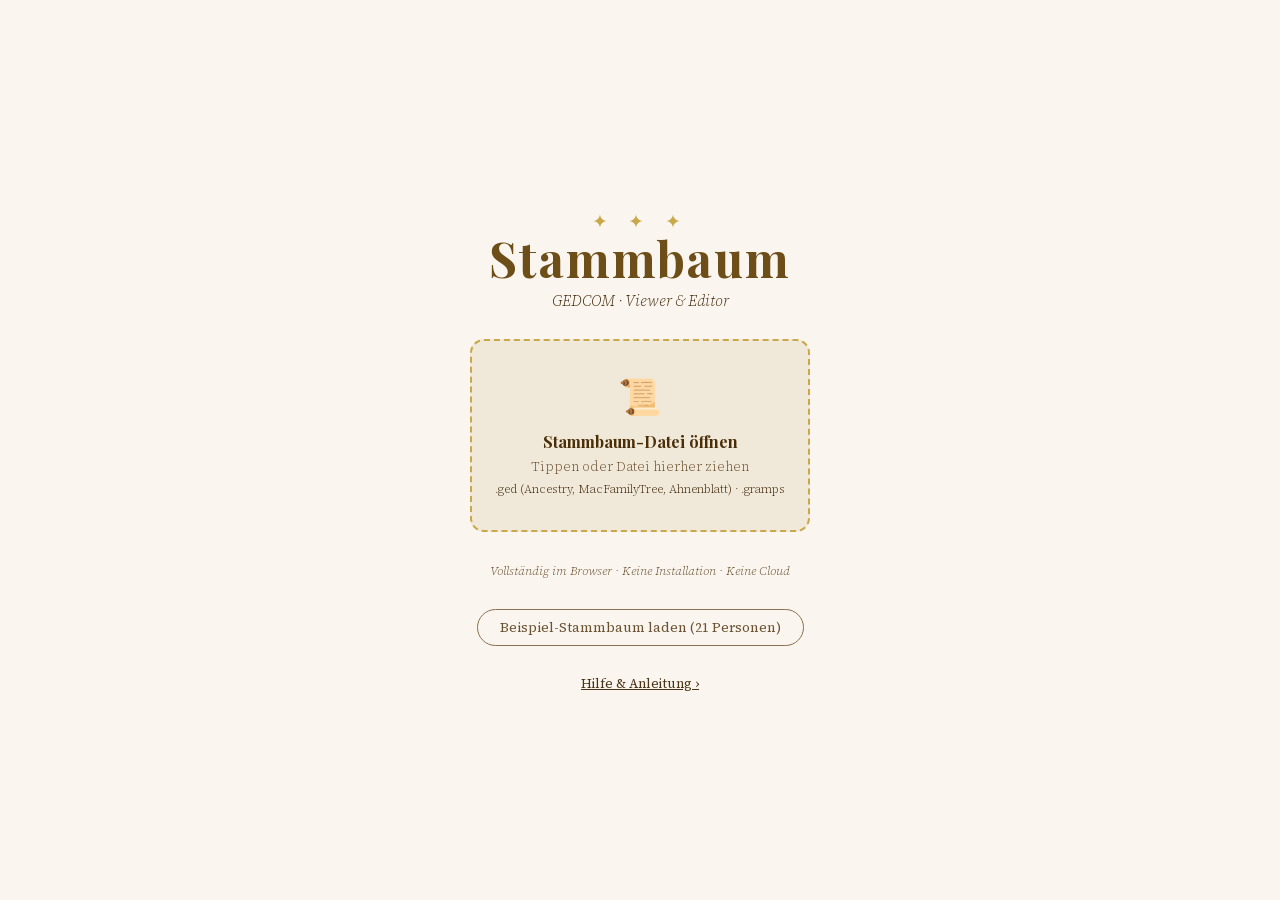
<file: index.html>
<!-- Stammbaum PWA — Version 2.0 — März 2026
     Phase 2 abgeschlossen (Sprints 1–8: GEDCOM-Roundtrip, UI/UX-Fixes)
     Archiv v1.2: index_v1.2.html
-->
<!DOCTYPE html>
<html lang="de">
<head>
<meta charset="UTF-8">
<meta name="viewport" content="width=device-width, initial-scale=1.0, viewport-fit=cover">
<meta name="apple-mobile-web-app-capable" content="yes">
<meta name="apple-mobile-web-app-status-bar-style" content="black-translucent">
<meta name="apple-mobile-web-app-title" content="Stammbaum">
<meta name="theme-color" content="#c8a84a" media="(prefers-color-scheme: dark)">
<meta name="theme-color" content="#8a6420" media="(prefers-color-scheme: light)">
<meta http-equiv="Content-Security-Policy" content="default-src 'self'; script-src 'self'; style-src 'self'; font-src 'self'; img-src 'self' data: blob: https://*.tile.openstreetmap.org https://*.sharepoint.com https://*.blob.core.windows.net https://*.files.1drv.com https://storage.live.com https://*.onedrive.com https://*.microsoftpersonalcontent.com; connect-src 'self' https://login.microsoftonline.com https://graph.microsoft.com https://*.sharepoint.com https://*.blob.core.windows.net https://*.files.1drv.com https://storage.live.com https://*.onedrive.com https://*.live.com https://*.microsoftpersonalcontent.com https://nominatim.openstreetmap.org https://gov.genealogy.net; form-action 'self' https://login.microsoftonline.com; object-src 'none'; base-uri 'self'; frame-ancestors 'none';">
<link rel="manifest" href="manifest.json">
<link rel="apple-touch-icon" href="icon.svg">
<title>Stammbaum</title>
<link rel="stylesheet" href="fonts/fonts.css">
<link rel="stylesheet" href="leaflet.css">
<link rel="stylesheet" href="styles.css">
</head>
<body>
<a class="skip-link" href="#v-main">Zum Hauptinhalt springen</a>

<!-- ══════════════════════════════════════
     BOOT-LOADER (sichtbar bis erste Ansicht steht)
     CSP-konform: kein Inline-Style; CSS in styles.css, Logik in boot-loader.js
══════════════════════════════════════ -->
<div id="bootLoader" role="status" aria-live="polite" aria-label="App wird geladen">
  <div class="bootLoader-card">
    <div class="bootLoader-ornament" aria-hidden="true">✦  ✦  ✦</div>
    <div class="bootLoader-title">Stammbaum</div>
    <div class="bootLoader-spinner" aria-hidden="true"></div>
    <div id="bootLoaderLabel" class="bootLoader-label">Stammbaum wird geladen …</div>
    <div class="bootLoader-bar"><div id="bootLoaderFill" class="bootLoader-fill"></div></div>
  </div>
</div>

<!-- ══════════════════════════════════════
     LANDING VIEW
══════════════════════════════════════ -->
<div id="v-landing" class="view active">
  <div class="brand">
    <div class="ornament" aria-hidden="true">✦  ✦  ✦</div>
    <h1>Stammbaum</h1>
    <p>GEDCOM · Viewer &amp; Editor</p>
  </div>

  <div class="upload-box" id="uploadBox">
    <div class="ub-icon" aria-hidden="true">📜</div>
    <h3>Stammbaum-Datei öffnen</h3>
    <p>Tippen oder Datei hierher ziehen</p>
    <p class="ub-formats">.ged (Ancestry, MacFamilyTree, Ahnenblatt) · .gramps</p>
    <input type="file" id="fileInput" accept="*/*">
  </div>

  <p class="landing-tagline">Vollständig im Browser · Keine Installation · Keine Cloud</p>

  <button class="btn-ghost" data-action="loadDemo">Beispiel-Stammbaum laden (21 Personen)</button>
  <button class="btn-link" data-action="openModal" data-modal="modalHelp">Hilfe &amp; Anleitung ›</button>
</div>

<!-- ══════════════════════════════════════
     MAIN VIEW (Tabs: Personen / Quellen)
══════════════════════════════════════ -->
<main id="v-main" class="view">
  <div class="topbar">
    <div class="topbar-inner">
      <span class="topbar-title">⚘ Stammbaum<span id="topbarFileName"></span> <span id="changedIndicator" hidden class="changed-dot"></span><span id="offlineIndicator" hidden class="offline-indicator" title="Offline — App läuft aus dem Cache">⊘ offline</span></span>
      <button class="topbar-btn" data-action="bnavSearch" title="Suche" aria-label="Suche">🔍</button>
      <button class="topbar-btn topbar-btn-icon" data-action="openMenuModal" title="Menü" aria-label="Menü">☰</button>
    </div>
  </div>

  <div id="tab-tasks">
    <div id="tasksList"></div>
  </div>

  <div id="tab-persons">
    <div id="persons-list-section">
    <div class="list-search-header">
      <div class="search-wrap">
        <input class="search-input" type="search" id="searchInput" placeholder="Name, Ort, Datum, Beruf…" data-input="applyPersonFilter">
      </div>
      <div class="search-wrap search-wrap-year d-flex gap-6 ai-c">
        <span class="fs-xs c-muted nowrap">Geb.-Jahr</span>
        <input type="number" id="yearFrom" placeholder="von" min="1" max="2100"
          class="filter-input flex-1 min-w-0"
          data-input="applyPersonFilter">
        <span class="c-muted">–</span>
        <input type="number" id="yearTo" placeholder="bis" min="1" max="2100"
          class="filter-input flex-1 min-w-0"
          data-input="applyPersonFilter">
        <button type="button" id="yearFilterClear" hidden data-action="clearYearFilter" title="Jahresfilter zurücksetzen" aria-label="Jahresfilter zurücksetzen">✕</button>
        <button type="button" id="personSortBtn" data-action="togglePersonSort" class="filter-btn" title="Sortierung umschalten" aria-label="Sortierung umschalten">⇅ Name</button>
        <button type="button" id="advFilterToggle" data-action="toggleAdvFilter" class="filter-btn" title="Erweiterte Filter" aria-label="Erweiterte Filter" aria-expanded="false">⊞</button>
        <button type="button" data-action="exportPersonsCsv" class="filter-btn" title="Gefilterte Liste als CSV exportieren" aria-label="Als CSV exportieren">↓ CSV</button>
      </div>
      <div id="advFilterPanel" hidden class="search-wrap adv-filter-panel">
        <div class="d-flex gap-6 ai-c flex-wrap">
          <select id="sexFilter" data-input="applyPersonFilter" data-change="applyPersonFilter" class="filter-input flex-none">
            <option value="">Geschlecht</option>
            <option value="M">Männlich</option>
            <option value="F">Weiblich</option>
            <option value="U">Unbekannt</option>
          </select>
          <input type="search" id="birthPlaceFilter" placeholder="Geburtsort…" data-input="applyPersonFilter"
            class="filter-input flex-1 min-w-100">
          <span class="fs-xs nowrap">∅:</span>
          <label class="adv-flag-lbl" title="Kein Sterbedatum"><input type="checkbox" id="fltrNoDeathDate" data-change="applyPersonFilter"> †</label>
          <label class="adv-flag-lbl" title="Keine Quellen"><input type="checkbox" id="fltrNoSources" data-change="applyPersonFilter"> 📖</label>
          <label class="adv-flag-lbl" title="Keine Eltern"><input type="checkbox" id="fltrNoParents" data-change="applyPersonFilter"> ↑</label>
        </div>
      </div>
    </div>
    <div id="qa-session-banner" hidden>
      <span id="qa-session-label"></span>
      <button type="button" class="src-add-btn" data-action="clearQaFilter">✕ Alle anzeigen</button>
    </div>
    <div id="personList" role="list"></div>
    </div><!-- /persons-list-section -->
  </div>

  <div id="tab-families">
    <div class="list-search-header">
      <div class="search-wrap d-flex gap-6 ai-c">
        <input class="search-input flex-1" type="search" id="searchFamilies" placeholder="Name, Datum, Ort…" data-input="filterFamilies">
        <button type="button" data-action="showFamilyMediaBrowser" class="filter-btn filter-btn-md" title="Alle Medien anzeigen" aria-label="Alle Medien anzeigen">📎</button>
        <button type="button" data-action="exportFamiliesCsv" class="filter-btn" title="Gefilterte Liste als CSV exportieren" aria-label="Als CSV exportieren">↓ CSV</button>
      </div>
    </div>
    <div id="familyList" role="list"></div>
  </div>

  <div id="tab-sources">
    <div class="list-search-header">
      <div class="tab-bar">
        <button type="button" id="toggle-sources" class="tab-btn active" data-action="switchSourcesSubTab" data-subtab="sources">Quellen</button>
        <button type="button" id="toggle-repos"   class="tab-btn"        data-action="switchSourcesSubTab" data-subtab="repos">Archiv</button>
        <button type="button" id="toggle-media"   class="tab-btn"        data-action="switchSourcesSubTab" data-subtab="media">Medien</button>
      </div>
      <div id="source-search-wrap" class="search-wrap d-flex gap-8 ai-c">
        <input class="search-input flex-1" type="search" id="searchSources" placeholder="Titel, Autor…" data-input="filterSources">
      </div>
      <div id="media-filter-bar-wrap" class="media-filter-bar" hidden>
        <button class="media-ctx-chip active" data-action="filterMedia" data-ctx="all"    title="Alle Medien">Alle</button>
        <button class="media-ctx-chip"        data-action="filterMedia" data-ctx="person" title="Personen">👤</button>
        <button class="media-ctx-chip"        data-action="filterMedia" data-ctx="family" title="Familien">⚭</button>
        <button class="media-ctx-chip"        data-action="filterMedia" data-ctx="source" title="Quellen">📖</button>
        <button class="media-ctx-chip" id="mediaSortBtn" data-action="cycleMediaSort" title="Sortierung">⇅ Kontext</button>
        <button class="media-view-toggle" id="mediaViewToggle" data-action="toggleMediaView" title="Listenansicht" aria-label="Medien-Ansicht wechseln"><span aria-hidden="true">☰</span></button>
      </div>
    </div>
    <div id="sourceList" role="list"></div>
    <div id="repoSection" hidden>
      <div id="repoList"></div>
    </div>
    <div id="mediaSection" hidden>
      <div id="mediaGrid" class="media-grid"></div>
    </div>
  </div>

  <div id="tab-places">
    <div class="list-search-header">
      <div class="tab-bar">
        <button type="button" id="toggle-orte"  class="tab-btn active" data-action="switchPlacesSubTab" data-subtab="orte">Orte</button>
        <button type="button" id="toggle-hoefe" class="tab-btn"        data-action="switchPlacesSubTab" data-subtab="hoefe">Höfe</button>
        <button type="button" id="toggle-karte" class="tab-btn"        data-action="switchPlacesSubTab" data-subtab="karte">Karte</button>
      </div>
      <div id="place-search-orte" class="search-wrap search-wrap--place">
        <input class="search-input" type="search" id="searchPlaces" placeholder="Ortsname…" data-input="filterPlaces">
        <div class="place-toolbar-row">
          <select class="place-type-filter-sel" id="placeTypeFilter" data-change="setPlaceTypeFilter" title="Nach Typ filtern">
            <option value="">Alle Typen</option>
          </select>
          <div class="place-toolbar-btns">
            <button type="button" class="icon-btn" id="placeGroupBtn" data-action="togglePlaceGroupMode" title="Nach PlaceObject gruppieren" aria-label="Nach PlaceObject gruppieren">⊙</button>
            <button type="button" class="icon-btn" id="placeGovFilterBtn" data-action="togglePlaceGovFilter" title="Nur unaufgelöste GOV-Platzhalter anzeigen" aria-label="GOV-Platzhalter">⚙</button>
            <button type="button" class="icon-btn place-validator-btn" id="placeAdminFilterBtn" hidden data-action="togglePlaceAdminFilter" title="Verwaltungsgebiete einblenden (nur enclosedBy-Eltern, keine Ereignisse)" aria-label="Verwaltungsgebiete">🗂<span class="place-validator-btn-badge" hidden>0</span></button>
            <button type="button" class="icon-btn place-validator-btn" id="placeMergeBtn" data-action="openPlaceMergeModal" title="Orts-Dubletten zusammenführen" aria-label="Orts-Dubletten zusammenführen">⇉<span id="placeMergeBadge" class="place-validator-btn-badge" hidden>0</span></button>
            <button type="button" class="icon-btn place-validator-btn" id="placeValidatorBtn" data-action="togglePlaceValidator" title="Geo-Plausibilitäts-Validator" aria-label="Geo-Validator">⚠<span id="placeValidatorBadge" class="place-validator-btn-badge" hidden>0</span></button>
            <button type="button" class="icon-btn" data-action="startBatchGeocode" title="Koordinaten via Nominatim" aria-label="Batch-Geocoding">🌐</button>
            <button type="button" class="icon-btn" data-action="exportPlaceData" title="Ortsdaten exportieren (JSON)" aria-label="Ortsdaten exportieren">↓</button>
            <button type="button" class="icon-btn" data-action="exportOrtsbuch" title="Ortsbuch exportieren (HTML)" aria-label="Ortsbuch exportieren">📖</button>
            <label class="icon-btn icon-btn--file" title="Ortsdaten importieren (JSON)" aria-label="Ortsdaten importieren">↑<input type="file" accept=".json" class="sr-only" data-change="importPlaceDataFile"></label>
          </div>
        </div>
      </div>
      <div id="place-search-hoefe" class="search-wrap" hidden>
        <input class="search-input" type="search" id="searchHoefe" placeholder="Adresse…" data-input="filterHoefe">
        <button type="button" class="icon-btn place-validator-btn" id="hofReviewBtn" data-action="openHofReviewModal" title="Hof-Zuweisungen prüfen — Events mit Adresse ohne Hof-Verknüpfung" aria-label="Hof-Zuweisungen prüfen">🔗<span id="hofReviewBadge" class="place-validator-btn-badge" hidden>0</span></button>
        <button type="button" class="icon-btn place-validator-btn" id="hofMergeBtn" data-action="openHofMergeModal" title="Hof-Dubletten zusammenführen" aria-label="Hof-Dubletten zusammenführen">⇉<span id="hofMergeBadge" class="place-validator-btn-badge" hidden>0</span></button>
        <button type="button" class="icon-btn place-validator-btn" id="hofValidatorBtn" data-action="toggleHofValidator" title="Geo-Plausibilitäts-Validator (Höfe)" aria-label="Hof-Validator">⚠<span id="hofValidatorBadge" class="place-validator-btn-badge" hidden>0</span></button>
        <button type="button" class="icon-btn" data-action="exportHofchronik" title="Hofchronik exportieren (HTML)" aria-label="Hofchronik exportieren">📖</button>
      </div>
    </div>
    <div id="placeValidatorPanel" hidden></div>
    <div id="hofValidatorPanel" hidden></div>
    <div id="placeList"></div>
    <div id="hofList" hidden></div>
  </div>

  <div id="tab-stats"></div>

  <div id="tab-search">
    <div class="search-wrap">
      <input class="search-input" type="search" id="searchGlobal" placeholder="Personen, Familien, Quellen, Orte…" data-input="runGlobalSearch">
      <div class="search-options-row">
        <button id="soundexToggle" class="soundex-toggle-btn" data-action="toggleSoundex" title="Schreibvarianten finden (Decker/Deker/Döker)">≈ Ähnlich</button>
      </div>
    </div>
    <div id="globalSearchResults">
      <div class="empty-hint">Suchbegriff eingeben…</div>
    </div>
  </div>

  <button class="fab" id="fabBtn" data-action="showAddSheet" title="Neu hinzufügen" aria-label="Neu hinzufügen">＋</button>
</main>

<!-- ══════════════════════════════════════
     DETAIL VIEW
══════════════════════════════════════ -->
<div id="v-detail" class="view">
  <div class="topbar">
    <div class="topbar-inner">
      <button class="topbar-btn back" data-action="goBack" title="Zurück" aria-label="Zurück">←</button><button class="topbar-btn back-hist" id="detailHistBtn" data-action="openDetailHistory" hidden title="Verlauf" aria-label="Navigationsverlauf">▾</button><button class="topbar-btn fwd" id="detailFwdBtn" data-action="goForward" hidden title="Vorwärts" aria-label="Vorwärts">→</button>
      <span class="topbar-title" id="detailTopTitle"></span>
      <button class="topbar-btn" id="probandBtn" data-action="detailShowProband" hidden title="Zum Probanden" aria-label="Zum Probanden">⌂</button>
      <button class="topbar-btn" id="treeBtn" data-action="showTree" hidden title="Sanduhr-Ansicht" aria-label="Sanduhr-Ansicht">⧖</button>
      <button class="topbar-btn" id="timelineBtn" data-action="showTimeline" hidden title="Zeitleiste" aria-label="Zeitleiste">⟷</button>
      <button class="topbar-btn" id="storyBtn" data-action="showStory" hidden title="Lebensgeschichte" aria-label="Lebensgeschichte">📖</button>
      <button class="topbar-btn" id="detailMapBtn" data-action="showCurrentPersonOnMap" hidden title="Auf Karte zeigen" aria-label="Auf Karte zeigen">🌐</button>
      <button class="topbar-btn" id="quickCamBtn" data-action="quickCamCapture" hidden title="Foto aufnehmen" aria-label="Foto aufnehmen">📷</button>
      <button class="topbar-btn proband-set-btn" id="probandSetBtn" data-action="toggleProband" hidden title="Als Proband setzen" aria-label="Als Proband setzen">⌂</button>
      <button class="topbar-btn primary" data-action="showEditSheet" id="editBtn" title="Bearbeiten" aria-label="Bearbeiten">✎</button>
    </div>
  </div>
  <div id="detailNavBar" class="detail-nav-bar" hidden>
    <button class="detail-nav-btn" id="detailNavProband" data-action="toggleProband" title="Als Proband setzen" aria-label="Proband">⌂<span>Proband</span></button>
    <button class="detail-nav-btn" id="detailNavTree" data-action="showTree" title="Sanduhr-Ansicht" aria-label="Baum">⧖<span>Baum</span></button>
    <button class="detail-nav-btn" id="detailNavTimeline" data-action="showTimeline" title="Zeitleiste" aria-label="Zeitleiste">⟷<span>Zeitleiste</span></button>
    <button class="detail-nav-btn" id="detailNavStory" data-action="showStory" title="Lebensgeschichte" aria-label="Geschichte">📖<span>Geschichte</span></button>
    <button class="detail-nav-btn" id="detailNavMap" data-action="showCurrentPersonOnMap" title="Auf Karte zeigen" aria-label="Karte">🌐<span>Karte</span></button>
    <button class="detail-nav-btn detail-nav-edit" data-action="showEditSheet" title="Bearbeiten" aria-label="Bearbeiten">✎<span>Bearbeiten</span></button>
  </div>
  <div id="desktopPlaceholder">
    <div class="ph-icon">⚘</div>
    <div>Eintrag in der Liste auswählen</div>
  </div>
  <div id="detailPerson" class="detail-container" data-view-init="false"></div>
  <div id="detailFamily" class="detail-container" data-view-init="false"></div>
  <div id="detailPlace"  class="detail-container" data-view-init="false"></div>
  <div id="detailSource" class="detail-container" data-view-init="false"></div>
  <div id="detailMedia"  class="detail-container" data-view-init="false"></div>
</div>

<!-- Zeitleiste -->
<div id="v-timeline" class="view">
  <div class="topbar">
    <div class="topbar-inner">
      <button class="topbar-btn back" id="tlBtnBack" hidden data-action="goBack">←</button><button class="topbar-btn back-hist" id="tlHistBtn" hidden data-action="openTreeHistory" title="Verlauf" aria-label="Verlauf">▾</button><button class="topbar-btn fwd" id="tlBtnFwd" hidden data-action="goForward" title="Vorwärts" aria-label="Vorwärts">→</button>
      <span class="topbar-title" id="tlTopTitle"></span>
      <button class="topbar-btn" id="tlProbandBtn" data-action="tlShowProband" title="Proband" aria-label="Proband">⌂</button>
      <button class="topbar-btn" id="tlFsBtn" data-action="toggleTimelineFullscreen" title="Vollbild" aria-label="Vollbild" hidden>⤢</button>
      <span class="topbar-sep" aria-hidden="true"></span>
      <button class="topbar-btn" data-action="tlShowTree" title="Sanduhr" aria-label="Sanduhr">⧖</button>
      <button class="topbar-btn" data-action="tlShowFanChart" title="Fächer-Diagramm" aria-label="Fächer-Diagramm">◠</button>
      <button class="topbar-btn" data-action="tlShowDescTree" title="Nachkommen-Baum" aria-label="Nachkommen-Baum">⇩</button>
      <button class="topbar-btn" data-action="showCurrentPersonOnMap" title="Auf Karte zeigen" aria-label="Auf Karte zeigen">🌐</button>
      <button class="topbar-btn topbar-btn-icon" data-action="openMenuModal" title="Menü" aria-label="Menü">☰</button>
    </div>
  </div>
  <div id="tlPersonBar" class="tl-person-bar" hidden></div>
  <div id="tlFilterBar" class="tl-filter-row"></div>
  <div id="tlBody"></div>
</div>

<!-- Lebensgeschichte -->
<div id="v-story" class="view">
  <div class="topbar">
    <div class="topbar-inner">
      <button class="topbar-btn back" id="storyBtnBack" hidden data-action="goBack" aria-label="Zurück">←</button><button class="topbar-btn back-hist" id="storyHistBtn" hidden data-action="openTreeHistory" title="Verlauf" aria-label="Verlauf">▾</button><button class="topbar-btn fwd" id="storyBtnFwd" hidden data-action="goForward" title="Vorwärts" aria-label="Vorwärts">→</button>
      <span class="topbar-title" id="storyTopTitle"></span>
      <button class="topbar-btn" id="storyPrintBtn" data-action="printStory" title="Drucken / PDF" aria-label="Drucken">⎙</button>
      <button class="topbar-btn" id="storyDlBtn" data-action="downloadStory" title="Als HTML speichern" aria-label="Als HTML speichern">↓</button>
      <button class="topbar-btn topbar-btn-icon" data-action="openMenuModal" title="Menü" aria-label="Menü">☰</button>
    </div>
  </div>
  <div id="storyBody"></div>
</div>

<!-- Stammbaum-Ansicht (Sanduhr) -->
<div id="v-tree" class="view">
  <div class="topbar">
    <div class="topbar-inner">
      <button class="topbar-btn back" id="treeBtnBack" hidden data-action="treeNavBack">←</button><button class="topbar-btn back-hist" id="treeHistBtn" data-action="openTreeHistory" hidden title="Verlauf" aria-label="Baum-Verlauf">▾</button><button class="topbar-btn fwd" id="treeBtnFwd" hidden data-action="goForward" title="Vorwärts" aria-label="Vorwärts">→</button>
      <span class="topbar-title" id="treeTopTitle"></span>
      <button class="topbar-btn" id="treeProbandBtn" data-action="treeShowProband" title="Proband" aria-label="Proband">⌂</button>
      <button class="topbar-btn" id="treeFsBtn" data-action="toggleTreeFullscreen" title="Vollbild" aria-label="Vollbild" hidden>⤢</button>
      <button class="topbar-btn" id="treeExportBtn" data-action="exportChartPng" title="Als PNG herunterladen" aria-label="Diagramm als PNG exportieren" hidden>↓</button>
      <button class="topbar-btn" id="treeExportSvgBtn" data-action="exportChartSvg" title="Als Vektor-SVG für Großposter (A1/A0) herunterladen" aria-label="Diagramm als Vektor-SVG exportieren" hidden>⬡</button>
      <span class="topbar-sep" aria-hidden="true"></span>
      <button class="topbar-btn" id="treeFcToggle" data-action="toggleFanChart" title="Fächer-Diagramm" aria-label="Fächer-Diagramm">◠</button>
      <button class="topbar-btn" id="treeDescToggle" data-action="toggleDescTree" title="Nachkommen-Baum" aria-label="Nachkommen-Baum">⇩</button>
      <button class="topbar-btn" id="treeTimelineBtn" data-action="showTimeline" title="Zeitleiste" aria-label="Zeitleiste">⟷</button>
      <button class="topbar-btn" id="treeMapBtn" data-action="showCurrentPersonOnMap" title="Auf Karte zeigen" aria-label="Auf Karte zeigen">🌐</button>
      <button class="topbar-btn topbar-btn-icon" data-action="openMenuModal" title="Menü" aria-label="Menü">☰</button>
    </div>
  </div>
  <div class="tree-scroll" id="treeScroll">
    <div id="treeScaleWrap">
      <div class="tree-wrap" id="treeWrap">
        <svg class="tree-svg" id="treeSvg"></svg>
      </div>
    </div>
    <div id="fcContainer">
      <svg id="fcSvg"></svg>
    </div>
  </div>
  <div id="treeKeyLegend">
    <div class="tkl-row"><span class="tkl-key">↑</span><span class="tkl-lbl">Vater</span></div>
    <div class="tkl-row"><span class="tkl-key">⇧↑</span><span class="tkl-lbl">Mutter</span></div>
    <div class="tkl-row"><span class="tkl-key">↓</span><span class="tkl-lbl">Kind</span></div>
    <div class="tkl-row"><span class="tkl-key">→</span><span class="tkl-lbl">Partner</span></div>
    <div class="tkl-row"><span class="tkl-key">←</span><span class="tkl-lbl">Zurück</span></div>
  </div>
  <div id="treeGenOverlay">
    <span id="treeGenBtns">
      <button class="fc-gen-btn" data-tgen="2" data-action="setTreeGens">2</button>
      <button class="fc-gen-btn" data-tgen="3" data-action="setTreeGens">3</button>
      <button class="fc-gen-btn" data-tgen="4" data-action="setTreeGens">4</button>
      <button class="fc-gen-btn active" data-tgen="5" data-action="setTreeGens">5</button>
      <button class="fc-gen-btn" data-tgen="6" data-action="setTreeGens">6</button>
      <button class="fc-gen-btn" data-tgen="7" data-action="setTreeGens">7</button>
      <button class="fc-gen-btn" data-tgen="8" data-action="setTreeGens">8</button>
      <button class="fc-gen-btn" data-tgen="9" data-action="setTreeGens">9</button>
    </span>
    <span id="descGenBtns">
      <button class="fc-gen-btn" data-dgen="2" data-action="setDescTreeGens">2</button>
      <button class="fc-gen-btn" data-dgen="3" data-action="setDescTreeGens">3</button>
      <button class="fc-gen-btn active" data-dgen="4" data-action="setDescTreeGens">4</button>
      <button class="fc-gen-btn" data-dgen="5" data-action="setDescTreeGens">5</button>
      <button class="fc-gen-btn" data-dgen="6" data-action="setDescTreeGens">6</button>
      <button class="fc-gen-btn" data-dgen="7" data-action="setDescTreeGens">7</button>
    </span>
    <span id="fcGenBtns">
      <button class="fc-gen-btn" data-gen="3" data-action="setFcGens">3</button>
      <button class="fc-gen-btn" data-gen="4" data-action="setFcGens">4</button>
      <button class="fc-gen-btn active" data-gen="5" data-action="setFcGens">5</button>
      <button class="fc-gen-btn" data-gen="6" data-action="setFcGens">6</button>
      <button class="fc-gen-btn" data-gen="7" data-action="setFcGens">7</button>
      <button class="fc-gen-btn" data-gen="8" data-action="setFcGens">8</button>
      <button class="fc-gen-btn" data-gen="9" data-action="setFcGens">9</button>
    </span>
  </div>
</div>

<!-- ══════════════════════════════════════
     GLOBALE BOTTOM NAVIGATION
══════════════════════════════════════ -->
<nav class="bottom-nav" id="bottomNav" aria-label="Hauptnavigation" hidden>
  <button class="bnav-btn" id="bnav-tree" data-action="bnavTree">
    <span class="bnav-icon">⧖</span>
    <span class="bnav-lbl">Baum</span>
  </button>
  <button class="bnav-btn" id="bnav-persons" data-action="bnavTab" data-tab="persons">
    <span class="bnav-icon">👤</span>
    <span class="bnav-lbl">Personen</span>
  </button>
  <button class="bnav-btn" id="bnav-families" data-action="bnavTab" data-tab="families">
    <span class="bnav-icon">⚭</span>
    <span class="bnav-lbl">Familien</span>
  </button>
  <button class="bnav-btn" id="bnav-sources" data-action="bnavTab" data-tab="sources">
    <span class="bnav-icon">📖</span>
    <span class="bnav-lbl">Quellen</span>
  </button>
  <button class="bnav-btn" id="bnav-places" data-action="bnavTab" data-tab="places">
    <span class="bnav-icon">📍</span>
    <span class="bnav-lbl">Orte</span>
  </button>
  <button class="bnav-btn" id="bnav-tasks" data-action="bnavTasks">
    <span class="bnav-icon">☑<span id="tasks-badge" hidden></span></span>
    <span class="bnav-lbl">Aufgaben</span>
  </button>
</nav>

<!-- ══════════════════════════════════════
     ONBOARDING OVERLAY
══════════════════════════════════════ -->
<div id="ob-overlay" hidden aria-hidden="true">
  <div id="ob-top"></div>
  <div id="ob-left"></div>
  <div id="ob-right"></div>
  <div id="ob-bottom"></div>
  <div id="ob-card" role="dialog" aria-modal="true" aria-labelledby="ob-title">
    <p id="ob-step-counter" class="ob-counter"></p>
    <h2 id="ob-title"></h2>
    <p id="ob-text"></p>
    <div class="ob-actions">
      <button id="ob-skip" data-action="obSkip">Überspringen</button>
      <button id="ob-next" data-action="obNext" class="btn">Weiter →</button>
    </div>
  </div>
</div>

<!-- ══════════════════════════════════════
     MODALS
══════════════════════════════════════ -->

<!-- Add chooser -->
<div class="modal-overlay" id="modalAdd" role="dialog" aria-modal="true" aria-labelledby="lbl-modalAdd">
  <div class="sheet">
    <div class="sheet-handle"></div>
    <div class="sheet-title" id="lbl-modalAdd">Neu hinzufügen</div>
    <div class="sheet-body">
      <div class="btn-row btn-row-col">
        <button class="btn btn-save" data-action="addPerson">👤 Neue Person</button>
        <button class="btn btn-save btn-dim" data-action="showQtManager">⚭ Aus Quelle erfassen (Templates)</button>
        <button class="btn btn-save btn-dim" data-action="addFamily">👨‍👩‍👧 Neue Familie</button>
        <button class="btn btn-save btn-dim" data-action="addSource">📖 Neue Quelle</button>
        <button class="btn btn-save btn-dim" data-action="addPlace">📍 Neuer Ort</button>
        <button class="btn btn-cancel" data-action="closeModal" data-modal="modalAdd">Abbrechen</button>
      </div>
    </div>
  </div>
</div>

<!-- Schnellerfassung neue Person -->
<div class="modal-overlay" id="modalQuickAdd" role="dialog" aria-modal="true" aria-labelledby="lbl-modalQuickAdd">
  <div class="sheet">
    <div class="sheet-handle"></div>
    <div class="sheet-title" id="lbl-modalQuickAdd">Neue Person — Schnellerfassung</div>
    <div class="sheet-body">
      <div class="form-row">
        <label class="form-label">Vorname
          <input class="form-input" id="qa-given" type="text" placeholder="Vorname" autocomplete="off">
        </label>
        <label class="form-label">Nachname
          <input class="form-input" id="qa-surname" type="text" placeholder="Nachname" autocomplete="off">
        </label>
      </div>
      <div class="form-row">
        <label class="form-label">Ereignisse
          <div id="qa-ev-chips">
            <button type="button" class="quick-chip" data-action="qaToggleEv" data-ev="BIRT">Geburt</button>
            <button type="button" class="quick-chip" data-action="qaToggleEv" data-ev="CHR">Taufe</button>
            <button type="button" class="quick-chip" data-action="qaToggleEv" data-ev="DEAT">Tod</button>
            <button type="button" class="quick-chip" data-action="qaToggleEv" data-ev="BURI">Beerdigung</button>
            <button type="button" class="quick-chip" data-action="qaToggleEv" data-ev="OCCU">Beruf</button>
            <button type="button" class="quick-chip" data-action="qaToggleEv" data-ev="RESI">Wohnort</button>
          </div>
        </label>
      </div>
      <div id="qa-ev-fields" hidden>
        <div class="form-row">
          <label class="form-label">Datum
            <input class="form-input" id="qa-date" type="text" placeholder="TT.MM.JJJJ">
          </label>
          <label class="form-label">Ort
            <input class="form-input" id="qa-place" type="text" placeholder="Ort" autocomplete="off">
            <div class="place-dropdown" id="qa-place-dd"></div>
          </label>
        </div>
      </div>
      <div class="form-row">
        <label class="form-label">Quelle (optional)
          <div>
            <input class="form-input" id="qa-src-input" type="text" placeholder="Quelle suchen…" autocomplete="off">
            <div class="place-dropdown" id="qa-src-dd"></div>
          </div>
        </label>
        <label class="form-label">Seite
          <input class="form-input" id="qa-page" type="text" placeholder="z.B. 12">
        </label>
        <div>
          <button type="button" class="btn btn-dim" id="qa-src-copy-btn" data-action="qaCopySrc" title="Quelle in Zwischenablage kopieren">⧉</button>
          <button type="button" class="btn btn-dim" id="qa-src-paste-btn" data-action="qaPasteSrc" title="Quelle aus Zwischenablage einfügen" hidden>📋</button>
        </div>
      </div>
      <p id="qa-hint" class="form-hint" hidden></p>
    </div>
    <div class="btn-row">
      <button class="btn btn-cancel" data-action="closeModal" data-modal="modalQuickAdd">Abbrechen</button>
      <button class="btn btn-dim" id="qa-done-btn" data-action="quickAddDone" hidden>Fertig</button>
      <button class="btn btn-save" data-action="saveQuickAdd">Speichern ＋</button>
    </div>
  </div>
</div>

<!-- QUICK-TPL: Template-Verwaltung -->
<div class="modal-overlay" id="modalQtManager" role="dialog" aria-modal="true" aria-labelledby="lbl-modalQtManager">
  <div class="sheet">
    <div class="sheet-handle"></div>
    <div class="sheet-title" id="lbl-modalQtManager">Eingabe-Templates</div>
    <div class="sheet-body">
      <!-- Listen-Ansicht -->
      <div id="qt-list-view">
        <div id="qt-list"></div>
        <div class="btn-row btn-row-col">
          <button class="btn btn-save" data-action="qtNewTemplate">＋ Neues Template</button>
          <div class="form-row">
            <button class="btn btn-dim" data-action="qtExport">⤓ Export (.json)</button>
            <button class="btn btn-dim" data-action="qtImportClick">⤒ Import</button>
            <input type="file" id="qt-import-file" accept="application/json,.json" hidden data-change="qtImportFile">
          </div>
        </div>
      </div>
      <!-- Bearbeiten-Ansicht -->
      <div id="qt-edit-view" hidden>
        <label class="form-label">Name
          <input class="form-input" id="qt-f-name" type="text" placeholder="z.B. Heiratsbuch Ochtrup 1780–1820" autocomplete="off">
        </label>
        <label class="form-label">Typ
          <select class="form-input" id="qt-f-base" data-change="qtBaseChange">
            <option value="marriage">⚭ Heirat (Heiratsbuch)</option>
            <option value="baptism">✝ Taufe (Taufbuch)</option>
            <option value="burial">✞ Sterbefall (Sterberegister)</option>
            <option value="custom">🛠 Frei konfigurierbar</option>
          </select>
        </label>
        <label class="form-label">Quelle (impliziter Beleg)
          <input class="form-input" id="qt-f-src" type="text" placeholder="Quelle suchen…" autocomplete="off">
          <input type="hidden" id="qt-f-src-sid">
          <div class="place-dropdown" id="qt-f-src-dd"></div>
        </label>
        <div class="form-row">
          <label class="form-label">Ort (implizit) <button type="button" class="place-toggle-btn" data-action="openPlacePicker" data-target="qt-f-place" title="Ort aus Liste wählen">📍</button>
            <input class="form-input" id="qt-f-place" type="text" placeholder="z.B. Ochtrup" autocomplete="off">
            <input type="hidden" id="qt-f-place-id">
            <div class="place-dropdown" id="qt-f-place-dd"></div>
          </label>
          <label class="form-label">Qualität (QUAY)
            <select class="form-input" id="qt-f-quay">
              <option value="">—</option>
              <option value="0">0 unbelegt</option>
              <option value="1">1 fragwürdig</option>
              <option value="2">2 plausibel</option>
              <option value="3" selected>3 direkt</option>
            </select>
          </label>
        </div>
        <div class="form-row">
          <label class="form-label">Seiten-Muster
            <input class="form-input" id="qt-f-pagepat" type="text" placeholder="fol. {v}" autocomplete="off">
          </label>
          <label class="form-label">Zeitraum
            <input class="form-input" id="qt-f-from" type="number" placeholder="1780">
          </label>
          <label class="form-label">bis
            <input class="form-input" id="qt-f-to" type="number" placeholder="1820">
          </label>
        </div>
        <label class="form-label">URL-Muster (Scan-Deeplink, {v} = Seite)
          <input class="form-input" id="qt-f-urlpat" type="text" placeholder="https://data.matricula-online.eu/…/?pg={v}" autocomplete="off">
        </label>
        <p class="form-hint">{v} wird beim Erfassen durch deine Seiten-/Eintragseingabe ersetzt.</p>
        <!-- Phase E: Felder-Builder (nur bei base=custom sichtbar) -->
        <div id="qt-fields-section" hidden>
          <div class="form-label">Felder <span class="form-hint">(Reihenfolge = Formular · Wert ausgefüllt = implizit gesetzt)</span></div>
          <div id="qt-fields-list"></div>
          <button type="button" class="btn btn-dim" data-action="qtFieldAdd">＋ Feld</button>
          <label class="form-label mt-8">Implizite Felder im Erfassungs-Formular
            <select class="form-input" id="qt-f-implicit-mode">
              <option value="hidden">verstecken (nur Chip im Kopf)</option>
              <option value="prefill">vorbelegt + editierbar (🔒)</option>
            </select>
          </label>
          <p class="form-hint">Rollen: Person (Hauptperson) · Vater/Mutter → Elternfamilie · Ehepartner → Ehe. Nachname des Vaters wird mit dem der Person vorbelegt (überschreibbar).</p>
        </div>
      </div>
    </div>
    <div class="btn-row">
      <button class="btn btn-cancel" id="qt-mgr-close" data-action="closeModal" data-modal="modalQtManager">Schließen</button>
      <button class="btn btn-dim" id="qt-edit-cancel" data-action="qtCancelEdit" hidden>Zurück</button>
      <button class="btn btn-save" id="qt-edit-save" data-action="qtSaveTemplate" hidden>Template speichern</button>
    </div>
  </div>
</div>

<!-- QUICK-TPL: Erfassung -->
<div class="modal-overlay" id="modalQtEntry" role="dialog" aria-modal="true" aria-labelledby="lbl-modalQtEntry">
  <div class="sheet">
    <div class="sheet-handle"></div>
    <div class="sheet-title" id="lbl-modalQtEntry">Erfassung</div>
    <div class="sheet-body">
      <div id="qt-entry-body"></div>
      <p id="qt-entry-hint" class="form-hint" hidden></p>
      <div id="qt-plausi-box" hidden></div>
    </div>
    <div class="btn-row">
      <button class="btn btn-cancel" data-action="qtEntryDone">Fertig</button>
      <button class="btn btn-save" data-action="qtSaveEntry">Speichern ＋</button>
    </div>
  </div>
</div>

<!-- Prüfregeln konfigurieren -->
<div class="modal-overlay" id="modalValConfig" role="dialog" aria-modal="true" aria-labelledby="lbl-modalValConfig">
  <div class="sheet">
    <div class="sheet-handle"></div>
    <div class="sheet-title" id="lbl-modalValConfig">Prüfregeln konfigurieren</div>
    <div class="sheet-body">
      <div class="valcfg-rules-header mb-8">
        <span class="fs-075 fw-600 c-muted text-upper">Regeln aktivieren</span>
        <span class="valcfg-toggle-links">
          <button class="btn-link fs-085" data-action="valcfgAll">Alle</button>
          <span class="c-muted"> / </span>
          <button class="btn-link fs-085" data-action="valcfgNone">Keine</button>
        </span>
      </div>
      <div class="valcfg-rules-grid mb-16" id="valcfg-rules-grid">
        <!-- dynamisch befüllt von openValConfig() aus VAL_RULES -->
      </div>
      <div class="fs-075 fw-600 c-muted mb-8 text-upper">Schwellenwerte</div>
      <div class="d-flex flex-col gap-8 mb-16">
        <div class="valcfg-thr-row">
          <label for="valcfg-thr-maxAge">Max. Lebensalter (Jahre)</label>
          <input type="number" id="valcfg-thr-maxAge" min="80" max="200" class="valcfg-thr-inp">
        </div>
        <div class="valcfg-thr-row">
          <label for="valcfg-thr-staStAera">Standesamt ab Jahr</label>
          <input type="number" id="valcfg-thr-staStAera" min="1800" max="1920" class="valcfg-thr-inp">
        </div>
        <div class="valcfg-thr-row">
          <label for="valcfg-thr-minMotherAge">Min. Mutteralter bei Geburt</label>
          <input type="number" id="valcfg-thr-minMotherAge" min="10" max="20" class="valcfg-thr-inp">
        </div>
        <div class="valcfg-thr-row">
          <label for="valcfg-thr-maxMotherAge">Max. Mutteralter bei Geburt</label>
          <input type="number" id="valcfg-thr-maxMotherAge" min="40" max="80" class="valcfg-thr-inp">
        </div>
        <div class="valcfg-thr-row">
          <label for="valcfg-thr-maxFatherAge">Max. Vateralter bei Geburt</label>
          <input type="number" id="valcfg-thr-maxFatherAge" min="40" max="120" class="valcfg-thr-inp">
        </div>
        <div class="valcfg-thr-row">
          <label for="valcfg-thr-maxChildren">Max. Kinderzahl pro Familie</label>
          <input type="number" id="valcfg-thr-maxChildren" min="5" max="30" class="valcfg-thr-inp">
        </div>
      </div>
      <div class="btn-row gap-8">
        <button class="btn btn-cancel" data-action="closeModal" data-modal="modalValConfig">Abbrechen</button>
        <button class="btn btn-outline" data-action="resetValConfig">Zurücksetzen</button>
        <button class="btn btn-save" data-action="saveValConfig">Speichern</button>
      </div>
    </div>
  </div>
</div>

<!-- Aufgabe hinzufügen -->
<div class="modal-overlay" id="modalAddTask" role="dialog" aria-modal="true" aria-labelledby="lbl-modalAddTask">
  <div class="sheet">
    <div class="sheet-handle"></div>
    <div class="sheet-title" id="lbl-modalAddTask">Aufgabe hinzufügen</div>
    <div class="sheet-body">
      <div class="d-flex flex-col gap-12">
        <input type="text" id="addTaskText" placeholder="Aufgabe beschreiben…"
          class="form-input w-full">
        <select id="addTaskCategory" class="form-select w-full">
        </select>
        <select id="addTaskSrcSid" class="form-select w-full">
        </select>
        <div class="btn-row gap-8">
          <button class="btn btn-cancel" data-action="closeModal" data-modal="modalAddTask">Abbrechen</button>
          <button class="btn btn-save" data-action="saveAddTask">Speichern</button>
        </div>
      </div>
    </div>
  </div>
</div>

<!-- RES-HYPO: Hypothese hinzufügen/bearbeiten -->
<div class="modal-overlay" id="modalAddHypo" role="dialog" aria-modal="true" aria-labelledby="lbl-modalAddHypo">
  <div class="sheet">
    <div class="sheet-handle"></div>
    <div class="sheet-title" id="lbl-modalAddHypo">Hypothese hinzufügen</div>
    <div class="sheet-body">
      <div class="d-flex flex-col gap-12">
        <textarea id="hypoText" rows="2" placeholder="Behauptung, z. B. „Johann *1650 ist Sohn des Peter Decker"…"
          class="form-input w-full"></textarea>
        <div class="btn-row gap-8">
          <select id="hypoStatus" class="form-select w-full" aria-label="Status"></select>
          <select id="hypoWeight" class="form-select w-full" aria-label="Konfidenz"></select>
        </div>
        <textarea id="hypoRationale" rows="3" placeholder="Begründung / Beweisführung (optional)…"
          class="form-input w-full"></textarea>
        <textarea id="hypoConclusion" rows="2" placeholder="Schlussfolgerung / Auflösung (optional)…"
          class="form-input w-full"></textarea>
        <div class="hypo-ev-head">
          <span class="hypo-lbl">Evidenz (Quellen)</span>
          <button type="button" class="section-add" data-action="addHypoEvidence">+ Quelle</button>
        </div>
        <div id="hypoEvidenceList" class="d-flex flex-col gap-8"></div>
        <div class="btn-row gap-8">
          <button class="btn btn-cancel" data-action="closeModal" data-modal="modalAddHypo">Abbrechen</button>
          <button class="btn btn-save" data-action="saveAddHypo">Speichern</button>
        </div>
      </div>
    </div>
  </div>
</div>

<!-- Forschungsprotokoll: Log-Eintrag hinzufügen/bearbeiten -->
<div class="modal-overlay" id="modalAddRlog" role="dialog" aria-modal="true" aria-labelledby="lbl-modalAddRlog">
  <div class="sheet">
    <div class="sheet-handle"></div>
    <div class="sheet-title" id="lbl-modalAddRlog">Log-Eintrag</div>
    <div class="sheet-body">
      <div class="d-flex flex-col gap-12">
        <label class="form-label">Datum
          <input type="date" id="rlogDate" class="form-input w-full">
        </label>
        <label class="form-label">Archiv
          <select id="rlogRepo" class="form-select w-full">
            <option value="">(kein Archiv)</option>
          </select>
        </label>
        <label class="form-label">Quelle
          <select id="rlogSour" class="form-select w-full">
            <option value="">(keine Quelle)</option>
          </select>
        </label>
        <label class="form-label">Suchbegriff / Fragestellung
          <input type="text" id="rlogQuery" placeholder="Was wurde gesucht?" class="form-input w-full">
        </label>
        <label class="form-label">Ergebnis
          <select id="rlogResult" class="form-select w-full">
            <option value="found">Gefunden</option>
            <option value="partial">Teilweise gefunden</option>
            <option value="not-found">Nicht gefunden</option>
            <option value="pending">Ausstehend</option>
          </select>
        </label>
        <label class="form-label">Notiz / Fundstätte
          <textarea id="rlogNote" rows="3" placeholder="Was wurde gefunden? Signatur, Seite, …" class="form-input w-full"></textarea>
        </label>
        <div class="btn-row gap-8">
          <button class="btn btn-cancel" data-action="closeModal" data-modal="modalAddRlog">Abbrechen</button>
          <button class="btn btn-save" data-action="saveRlog">Speichern</button>
        </div>
      </div>
    </div>
  </div>
</div>

<!-- Person form -->
<div class="modal-overlay" id="modalPerson" role="dialog" aria-modal="true" aria-labelledby="personFormTitle">
  <div class="sheet">
    <div class="sheet-handle"></div>
    <div class="sheet-title" id="personFormTitle">Person bearbeiten</div>
    <div class="sheet-body">
      <input type="hidden" id="pf-id">
      <!-- KERN: immer sichtbar -->
      <div class="form-row">
        <div class="form-group">
          <label class="form-label" for="pf-given">Vorname</label>
          <input class="form-input" id="pf-given" placeholder="Anna" aria-describedby="pf-name-err">
        </div>
        <div class="form-group">
          <label class="form-label" for="pf-surname">Nachname</label>
          <input class="form-input" id="pf-surname" placeholder="Müller" aria-describedby="pf-name-err">
        </div>
      </div>
      <p class="form-error" id="pf-name-err" hidden aria-live="assertive"></p>
      <div class="form-group">
        <label class="form-label">Geschlecht</label>
        <select class="form-select" id="pf-sex">
          <option value="U">Unbekannt</option>
          <option value="M">Männlich</option>
          <option value="F">Weiblich</option>
        </select>
      </div>
      <!-- LEBEN: nur bei neuer Person -->
      <div id="pf-life-section">
      <div class="form-row">
        <div class="form-group">
          <label class="form-label">Geburt – Datum</label>
          <input class="form-input" id="pf-birth-date" placeholder="z.B. 1900" autocomplete="off">
        </div>
        <div class="form-group">
          <label class="form-label">Geburt – Ort</label>
          <div class="place-input-wrap">
            <input class="form-input" id="pf-birth-place" placeholder="Ort" autocomplete="off">
            <div class="place-dropdown" id="pf-birth-place-dd"></div>
          </div>
        </div>
      </div>
      <div class="form-row">
        <div class="form-group">
          <label class="form-label">Tod – Datum</label>
          <input class="form-input" id="pf-death-date" placeholder="z.B. 1965" autocomplete="off">
        </div>
        <div class="form-group">
          <label class="form-label">Tod – Ort</label>
          <div class="place-input-wrap">
            <input class="form-input" id="pf-death-place" placeholder="Ort" autocomplete="off">
            <div class="place-dropdown" id="pf-death-place-dd"></div>
          </div>
        </div>
      </div>
      </div><!-- /pf-life-section -->
      <!-- PILLS: nur bei neuer Person -->
      <div id="pf-field-pills" hidden></div>
      <!-- OPTIONAL: per Pill einblendbar (bei bestehender Person immer sichtbar) -->
      <div class="pf-opt-field" data-field="taufe">
        <div class="form-row">
          <div class="form-group">
            <label class="form-label">Taufe – Datum</label>
            <input class="form-input" id="pf-chr-date" placeholder="z.B. 1900" autocomplete="off">
          </div>
          <div class="form-group">
            <label class="form-label">Taufe – Ort</label>
            <div class="place-input-wrap">
              <input class="form-input" id="pf-chr-place" placeholder="Ort" autocomplete="off">
              <div class="place-dropdown" id="pf-chr-place-dd"></div>
            </div>
          </div>
        </div>
      </div>
      <div class="pf-opt-field" data-field="beerdigung">
        <div class="form-row">
          <div class="form-group">
            <label class="form-label">Beerdigung – Datum</label>
            <input class="form-input" id="pf-buri-date" placeholder="z.B. 1965" autocomplete="off">
          </div>
          <div class="form-group">
            <label class="form-label">Beerdigung – Ort</label>
            <div class="place-input-wrap">
              <input class="form-input" id="pf-buri-place" placeholder="Ort" autocomplete="off">
              <div class="place-dropdown" id="pf-buri-place-dd"></div>
            </div>
          </div>
        </div>
      </div>
      <div class="pf-opt-field" data-field="beruf">
        <div class="form-group">
          <label class="form-label">Beruf (OCCU)</label>
          <input class="form-input" id="pf-beruf" placeholder="z.B. Bauer, Schmied, …">
        </div>
      </div>
      <div class="pf-opt-field" data-field="wohnort">
        <div class="form-row">
          <div class="form-group">
            <label class="form-label">Wohnort – Datum</label>
            <input class="form-input" id="pf-wohnort-date" placeholder="z.B. 1880" autocomplete="off">
          </div>
          <div class="form-group">
            <label class="form-label">Wohnort – Ort</label>
            <div class="place-input-wrap">
              <input class="form-input" id="pf-wohnort-place" placeholder="Ort" autocomplete="off">
              <div class="place-dropdown" id="pf-wohnort-place-dd"></div>
            </div>
          </div>
        </div>
      </div>
      <div class="pf-opt-field" data-field="note">
        <div class="form-group">
          <label class="form-label">Notiz</label>
          <textarea class="form-input resize-v" id="pf-note" rows="3" placeholder="Weitere Informationen…"></textarea>
        </div>
      </div>
      <div class="pf-opt-field" data-field="prefix-suffix">
        <div class="form-row">
          <div class="form-group">
            <label class="form-label">Namenspräfix (NPFX)</label>
            <input class="form-input" id="pf-prefix" placeholder="Dr., Prof., …">
          </div>
          <div class="form-group">
            <label class="form-label">Namenszusatz (NSFX)</label>
            <input class="form-input" id="pf-suffix" placeholder="jr., sen., III.">
          </div>
        </div>
      </div>
      <div class="pf-opt-field" data-field="rufname-nick">
        <div class="form-row">
          <div class="form-group">
            <label class="form-label">Rufname (_RUFNAME)</label>
            <input class="form-input" id="pf-rufname" placeholder="z.B. Heinrich">
          </div>
          <div class="form-group">
            <label class="form-label">Spitzname (NICK)</label>
            <input class="form-input" id="pf-nick" placeholder="z.B. Hannes">
          </div>
        </div>
      </div>
      <div class="pf-opt-field" data-field="titl">
        <div class="form-row">
          <div class="form-group">
            <label class="form-label">Titel (TITL)</label>
            <input class="form-input" id="pf-titl" placeholder="Graf, Freiherr, …">
          </div>
          <div class="form-group"></div>
        </div>
      </div>
      <div class="pf-opt-field" data-field="extranames">
        <div class="form-group">
          <label class="form-label">Weitere Namen</label>
          <div id="pf-extranames-list"></div>
          <button type="button" class="btn btn-sec mt-6 p-btn-sm" data-action="addPfExtraName">+ Weiteren Namen</button>
        </div>
      </div>
      <div class="pf-opt-field" data-field="resn">
        <div class="form-group">
          <label class="form-label">Beschränkung (RESN)</label>
          <input class="form-input" id="pf-resn" placeholder="confidential / locked / privacy">
        </div>
      </div>
      <div class="pf-opt-field" data-field="email">
        <div class="form-group">
          <label class="form-label">E-Mail</label>
          <input class="form-input" id="pf-email" type="email" placeholder="name@beispiel.de">
        </div>
      </div>
      <div class="pf-opt-field" data-field="www">
        <div class="form-group">
          <label class="form-label">Website (WWW)</label>
          <input class="form-input" id="pf-www" type="url" placeholder="https://…">
        </div>
      </div>
      <!-- GRAMPS: nur sichtbar wenn grampId oder _grampsAttrs vorhanden -->
      <div id="pf-gramps-section" hidden>
        <div class="gramps-section-hd">GRAMPS-Daten</div>
        <div class="form-group">
          <label class="form-label">GRAMPS-ID</label>
          <input type="text" class="form-input gramps-id-input" id="pf-gramps-id" readonly>
        </div>
        <div class="form-group" id="pf-gramps-tags-row" hidden>
          <label class="form-label">Tags</label>
          <div id="pf-gramps-tags"></div>
        </div>
        <div class="form-group">
          <label class="form-label">Attribute</label>
          <div id="pf-gramps-attrs-list"></div>
          <button type="button" class="btn btn-sec mt-6 p-btn-sm" data-action="addPfGrampsAttr">+ Attribut</button>
        </div>
      </div>
      <!-- QUELLEN: immer sichtbar — wird auto allen befüllten Feldern zugeordnet -->
      <div class="src-widget" id="pf-src-widget">
        <label class="form-label">Quelle <span class="pf-src-hint" id="pf-src-hint"></span></label>
        <div class="src-tags" id="pf-src-tags"></div>
        <button type="button" class="src-add-btn" data-action="toggleSrcPicker" data-prefix="pf">＋ Quelle hinzufügen</button>
        <div class="src-picker" id="pf-src-picker">
          <div class="src-picker-list" id="pf-src-list"></div>
        </div>
      </div>
      <div class="btn-row">
        <button class="btn btn-cancel" data-action="closeModal" data-modal="modalPerson">Abbrechen</button>
        <button class="btn btn-sec" id="pfSaveNewBtn" data-action="savePersonAndNew" hidden>+ Weitere</button>
        <button class="btn btn-save" data-action="savePerson">Speichern</button>
      </div>
      <div class="mt-10">
        <button class="btn btn-danger w-full" id="deletePersonBtn" data-action="deletePerson">Person löschen</button>
      </div>
    </div>
  </div>
</div>

<!-- Extra Name form -->
<div class="modal-overlay" id="modalExtraName" role="dialog" aria-modal="true" aria-labelledby="extraNameFormTitle">
  <div class="sheet">
    <div class="sheet-handle"></div>
    <div class="sheet-title" id="extraNameFormTitle">Weiterer Name</div>
    <div class="sheet-body">
      <input type="hidden" id="enf-pid">
      <input type="hidden" id="enf-enidx">
      <div class="form-row">
        <div class="form-group">
          <label class="form-label">Vorname</label>
          <input class="form-input" id="enf-given" placeholder="Vorname">
        </div>
        <div class="form-group">
          <label class="form-label">Nachname</label>
          <input class="form-input" id="enf-surname" placeholder="Nachname">
        </div>
      </div>
      <div class="form-row">
        <div class="form-group">
          <label class="form-label">Namenspräfix</label>
          <input class="form-input" id="enf-prefix" placeholder="Dr., …">
        </div>
        <div class="form-group">
          <label class="form-label">Namenszusatz</label>
          <input class="form-input" id="enf-suffix" placeholder="jr., …">
        </div>
      </div>
      <div class="form-group">
        <label class="form-label">Typ</label>
        <select class="form-select" id="enf-type">
          <option value="">— Typ wählen —</option>
          <option value="birth">Geburtsname</option>
          <option value="maiden">Mädchenname</option>
          <option value="married">Ehename</option>
          <option value="aka">Auch bekannt als</option>
          <option value="immigrant">Einwanderer-Name</option>
          <option value="nickname">Spitzname</option>
        </select>
      </div>
      <div class="src-widget" id="enf-src-widget">
        <label class="form-label">Quellen</label>
        <div class="src-tags" id="enf-src-tags"></div>
        <button type="button" class="src-add-btn" data-action="toggleSrcPicker" data-prefix="enf">＋ Quelle hinzufügen</button>
        <div class="src-picker" id="enf-src-picker">
          <div class="src-picker-list" id="enf-src-list"></div>
        </div>
      </div>
      <div class="btn-row">
        <button class="btn btn-cancel" data-action="closeModal" data-modal="modalExtraName">Abbrechen</button>
        <button class="btn btn-danger" id="deleteExtraNameBtn" hidden data-action="deleteExtraName">Löschen</button>
        <button class="btn btn-save" data-action="saveExtraName">Speichern</button>
      </div>
    </div>
  </div>
</div>

<!-- Family form -->
<div class="modal-overlay" id="modalFamily" role="dialog" aria-modal="true" aria-labelledby="familyFormTitle">
  <div class="sheet">
    <div class="sheet-handle"></div>
    <div class="sheet-title" id="familyFormTitle">Familie bearbeiten</div>
    <div class="sheet-body">
      <input type="hidden" id="ff-id">
      <input type="hidden" id="ff-mplace-id">
      <div class="form-group">
        <label class="form-label">Ehemann / Vater</label>
        <input type="hidden" id="ff-husb">
        <button type="button" class="form-select ff-parent-pick is-empty" id="ff-husb-pick" data-action="ffPickParent" data-slot="husb">– keiner –</button>
      </div>
      <div class="form-group">
        <label class="form-label">Ehefrau / Mutter</label>
        <input type="hidden" id="ff-wife">
        <button type="button" class="form-select ff-parent-pick is-empty" id="ff-wife-pick" data-action="ffPickParent" data-slot="wife">– keine –</button>
      </div>
      <div class="form-row">
        <div class="form-group">
          <label class="form-label">Heiratsdatum</label>
          <select class="form-select date-qual-sel" id="ff-mdate-qual">
            <option value="">exakt</option>
            <option value="ABT">ca. (ABT)</option>
            <option value="CAL">berechnet (CAL)</option>
            <option value="EST">geschätzt (EST)</option>
            <option value="BEF">vor (BEF)</option>
            <option value="AFT">nach (AFT)</option>
            <option value="FROM">von (FROM)</option>
          </select>
          <div class="d-flex gap-4">
            <input class="form-input date-d" id="ff-mdate-d" type="text" placeholder="TT" inputmode="numeric" pattern="[0-9]*">
            <input class="form-input" id="ff-mdate-m" placeholder="Monat" autocomplete="off" data-blur="normMonth">
            <input class="form-input date-y" id="ff-mdate-y" type="text" placeholder="JJJJ" inputmode="numeric" pattern="[0-9]*">
          </div>
        </div>
        <div class="form-group">
          <label class="form-label">Heiratsort <button type="button" id="ff-mplace-toggle" data-action="togglePlaceMode" data-placeid="ff-mplace" class="place-toggle-btn">⊞</button></label>
          <div id="ff-mplace-free">
            <div class="place-input-wrap">
              <input class="form-input" id="ff-mplace" placeholder="München" autocomplete="off">
              <div class="place-dropdown" id="ff-mplace-dd"></div>
            </div>
          </div>
          <div id="ff-mplace-parts" hidden></div>
        </div>
      </div>

      <div class="form-group">
        <label class="form-label">Notiz</label>
        <textarea class="form-input resize-v" id="ff-note" rows="3" placeholder="Weitere Informationen…"></textarea>
      </div>
      <!-- GRAMPS: nur sichtbar wenn grampId oder _grampsAttrs vorhanden -->
      <div id="ff-gramps-section" hidden>
        <div class="gramps-section-hd">GRAMPS-Daten</div>
        <div class="form-group">
          <label class="form-label">GRAMPS-ID</label>
          <input type="text" class="form-input gramps-id-input" id="ff-gramps-id" readonly>
        </div>
        <div class="form-group" id="ff-gramps-tags-row" hidden>
          <label class="form-label">Tags</label>
          <div id="ff-gramps-tags"></div>
        </div>
        <div class="form-group">
          <label class="form-label">Attribute</label>
          <div id="ff-gramps-attrs-list"></div>
          <button type="button" class="btn btn-sec mt-6 p-btn-sm" data-action="addFfGrampsAttr">+ Attribut</button>
        </div>
      </div>
      <div class="src-widget" id="ff-src-widget">
        <label class="form-label">Quellen (Heirat)</label>
        <div class="src-tags" id="ff-src-tags"></div>
        <button type="button" class="src-add-btn" data-action="toggleSrcPicker" data-prefix="ff">＋ Quelle hinzufügen</button>
        <div class="src-picker" id="ff-src-picker">
          <div class="src-picker-list" id="ff-src-list"></div>
        </div>
      </div>
      <div class="form-group">
        <label class="form-label">Medien</label>
        <div id="ff-media-list"></div>
        <div class="d-flex gap-6 mt-6">
          <input class="form-input flex-1" id="ff-media-add-file" placeholder="Dateiname / Pfad (z.B. foto.jpg)">
          <button type="button" class="src-add-btn" data-action="addMediaEntry" data-prefix="ff">＋ Hinzufügen</button>
        </div>
      </div>
      <div class="btn-row">
        <button class="btn btn-cancel" data-action="closeModal" data-modal="modalFamily">Abbrechen</button>
        <button class="btn btn-save" data-action="saveFamily">Speichern</button>
      </div>
      <div class="mt-10">
        <button class="btn btn-danger w-full" id="deleteFamilyBtn" data-action="deleteFamily">Familie löschen</button>
      </div>
    </div>
  </div>
</div>

<!-- Family Event form (MARR / ENGA / DIV / DIVF / EVEN) -->
<div class="modal-overlay" id="modalFamEvent" role="dialog" aria-modal="true" aria-labelledby="famEventFormTitle">
  <div class="sheet">
    <div class="sheet-handle"></div>
    <div class="sheet-title" id="famEventFormTitle">Ereignis bearbeiten</div>
    <div class="sheet-body">
      <input type="hidden" id="fev-fid">
      <input type="hidden" id="fev-key">
      <input type="hidden" id="fev-evidx">
      <input type="hidden" id="fev-place-id">
      <div class="form-group">
        <label class="form-label">Ereignistyp</label>
        <select class="form-select" id="fev-type" data-change="onFamEventTypeChange">
          <option value="MARR">Heirat</option>
          <option value="ENGA">Verlobung</option>
          <option value="DIV">Scheidung</option>
          <option value="DIVF">Scheidungsantrag</option>
          <option value="EVEN">Sonstiges</option>
        </select>
      </div>
      <div class="form-group" id="fev-etype-group" hidden>
        <label class="form-label">Bezeichnung</label>
        <div class="place-input-wrap">
          <input class="form-input" id="fev-etype" placeholder="z.B. Trennung" autocomplete="off">
          <div class="place-dropdown" id="fev-etype-dd"></div>
        </div>
      </div>
      <div class="form-group">
        <label class="form-label">Datum</label>
        <select class="form-select date-qual-sel" id="fev-date-qual">
          <option value="">exakt</option>
          <option value="ABT">ca. (ABT)</option>
          <option value="CAL">berechnet (CAL)</option>
          <option value="EST">geschätzt (EST)</option>
          <option value="BEF">vor (BEF)</option>
          <option value="AFT">nach (AFT)</option>
          <option value="FROM">von (FROM)</option>
        </select>
        <div class="d-flex gap-4">
          <input class="form-input date-d" id="fev-date-d" type="text" placeholder="TT" inputmode="numeric" pattern="[0-9]*">
          <input class="form-input" id="fev-date-m" placeholder="Monat" autocomplete="off" data-blur="normMonth">
          <input class="form-input date-y" id="fev-date-y" type="text" placeholder="JJJJ" inputmode="numeric" pattern="[0-9]*">
        </div>
      </div>
      <div class="form-group">
        <label class="form-label">Ort <button type="button" id="fev-place-toggle" data-action="togglePlaceMode" data-placeid="fev-place" class="place-toggle-btn">⊞</button> <button type="button" class="place-toggle-btn" data-action="openPlacePicker" data-target="fev-place" title="Ort aus Liste wählen">📍</button></label>
        <div id="fev-place-free">
          <div class="place-input-wrap">
            <input class="form-input" id="fev-place" placeholder="München" autocomplete="off">
            <div class="place-dropdown" id="fev-place-dd"></div>
          </div>
        </div>
        <div id="fev-place-parts" hidden></div>
      </div>
      <div class="form-group">
        <label class="form-label">Notiz</label>
        <textarea class="form-input resize-v" id="fev-note" rows="2" placeholder="Anmerkungen zum Ereignis…"></textarea>
      </div>
      <div class="src-widget" id="fev-src-widget">
        <label class="form-label">Quellen</label>
        <div class="src-tags" id="fev-src-tags"></div>
        <button type="button" class="src-add-btn" data-action="toggleSrcPicker" data-prefix="fev">＋ Quelle hinzufügen</button>
        <div class="src-picker" id="fev-src-picker">
          <div class="src-picker-list" id="fev-src-list"></div>
        </div>
      </div>
      <div class="btn-row">
        <button class="btn btn-cancel" data-action="closeModal" data-modal="modalFamEvent">Abbrechen</button>
        <button class="btn btn-save" id="saveFamEventBtn" data-action="saveFamEvent">Speichern</button>
      </div>
      <div class="mt-10">
        <button class="btn btn-danger w-full" id="deleteFamEventBtn" data-action="deleteFamEvent">Ereignis löschen</button>
      </div>
    </div>
  </div>
</div>

<!-- Source form -->
<div class="modal-overlay" id="modalSource" role="dialog" aria-modal="true" aria-labelledby="sourceFormTitle">
  <div class="sheet">
    <div class="sheet-handle"></div>
    <div class="sheet-title" id="sourceFormTitle">Quelle bearbeiten</div>
    <div class="sheet-body">
      <input type="hidden" id="sf-id">
      <div id="sf-template-row" class="mb-14" hidden>
        <label class="form-label">Vorlage
          <select id="sf-template-select" class="form-select w-full mt-4" data-change="applySourceTemplate">
            <option value="">(Vorlage wählen …)</option>
            <optgroup label="Kirchenbuch">
              <option value="kb-tauf">Kirchenbuch Taufen</option>
              <option value="kb-heir">Kirchenbuch Heiraten</option>
              <option value="kb-beer">Kirchenbuch Beerdigungen</option>
            </optgroup>
            <optgroup label="Standesamt">
              <option value="sta-geb">Standesamt Geburten</option>
              <option value="sta-heir">Standesamt Heiraten</option>
              <option value="sta-sterb">Standesamt Sterbefälle</option>
            </optgroup>
            <optgroup label="Sonstige">
              <option value="volkszaehl">Volkszählung</option>
              <option value="grabstein">Grabstein</option>
              <option value="totenzettel">Totenzettel</option>
              <option value="militaer">Militärakte</option>
            </optgroup>
          </select>
        </label>
      </div>
      <div class="form-group">
        <label class="form-label">Kurzname (ABBR)</label>
        <input class="form-input" id="sf-abbr" placeholder="KB München St. Peter">
      </div>
      <div class="form-group">
        <label class="form-label">Titel</label>
        <input class="form-input" id="sf-title" placeholder="Kirchenbuch München St. Peter 1850–1900">
      </div>
      <div id="sf-optional-fields">
      <div class="form-group">
        <label class="form-label">Autor / Institution</label>
        <input class="form-input" id="sf-auth" placeholder="Pfarramt St. Peter">
      </div>
      <div class="form-group">
        <label class="form-label">Datum / Jahr</label>
        <input class="form-input" id="sf-date" placeholder="1890">
      </div>
      <div class="form-group">
        <label class="form-label">Verlag / Publikation</label>
        <input class="form-input" id="sf-publ" placeholder="Archiv München, 2001">
      </div>
      <div class="form-group">
        <label class="form-label">Aufbewahrungsort (Archiv)</label>
        <div class="d-flex gap-8 ai-c">
          <div id="sf-repo-display" class="repo-display">–</div>
          <button class="btn btn-dim" id="sf-repo-clear" hidden data-action="sfRepoClear">×</button>
          <button class="btn" data-action="openRepoPicker">Wählen</button>
        </div>
        <input type="hidden" id="sf-repo">
      </div>
      <div class="form-group" id="sf-caln-group" hidden>
        <label class="form-label">Signatur / Bestellnummer (CALN)</label>
        <input class="form-input" id="sf-caln" placeholder="IV/342">
        <label class="form-label">Medientyp (MEDI)</label>
        <select class="form-input" id="sf-medi">
          <option value="">– kein Medientyp –</option>
          <option value="audio">audio</option>
          <option value="book">book</option>
          <option value="card">card</option>
          <option value="electronic">electronic</option>
          <option value="fiche">fiche</option>
          <option value="film">film</option>
          <option value="magazine">magazine</option>
          <option value="manuscript">manuscript</option>
          <option value="map">map</option>
          <option value="newspaper">newspaper</option>
          <option value="photo">photo</option>
          <option value="tombstone">tombstone</option>
          <option value="video">video</option>
        </select>
      </div>
      <div class="form-group">
        <label class="form-label">Notiz / Beschreibung</label>
        <textarea class="form-input resize-v" id="sf-text" rows="3" placeholder="Weitere Details…"></textarea>
      </div>
      <div class="form-group">
        <label class="form-label">Medien</label>
        <div id="sf-media-list"></div>
        <div class="d-flex gap-6 mt-6">
          <input class="form-input flex-1" id="sf-media-add-file" placeholder="Dateiname / Pfad (z.B. dokument.pdf)">
          <button type="button" class="src-add-btn" data-action="addMediaEntry" data-prefix="sf">＋ Hinzufügen</button>
        </div>
      </div>
      </div><!-- /sf-optional-fields -->
      <div class="form-group">
        <label class="form-label">Deckungsbereich (DATA.EVEN)</label>
        <div id="sf-data-evens-list"></div>
        <button type="button" class="btn btn-dim mt-6" data-action="addDataEven">+ Deckungsbereich</button>
      </div>
      <button type="button" id="sf-more-btn" class="btn w-full mb-12 fs-md btn-sec"
              data-action="sfToggleMore">Weitere Felder ▼</button>
      <div class="btn-row">
        <button class="btn btn-cancel" data-action="closeModal" data-modal="modalSource">Abbrechen</button>
        <button class="btn btn-save" data-action="saveSource">Speichern</button>
      </div>
      <div class="mt-10">
        <button class="btn btn-danger w-full" id="deleteSourceBtn" data-action="deleteSource">Quelle löschen</button>
      </div>
    </div>
  </div>
</div>

<!-- Add Event to person -->
<div class="modal-overlay" id="modalEvent" role="dialog" aria-modal="true" aria-labelledby="lbl-modalEvent">
  <div class="sheet">
    <div class="sheet-handle"></div>
    <div class="sheet-title" id="lbl-modalEvent">Ereignis hinzufügen</div>
    <div class="sheet-body">
      <input type="hidden" id="ef-pid">
      <input type="hidden" id="ef-evidx">
      <input type="hidden" id="ef-place-id">
      <div class="form-group">
        <label class="form-label">Ereignistyp</label>
        <select class="form-select" id="ef-type" data-change="onEventTypeChange">
          <option value="BIRT">Geburt</option>
          <option value="CHR">Taufe</option>
          <option value="DEAT">Tod</option>
          <option value="BURI">Beerdigung</option>
          <option value="OCCU">Beruf</option>
          <option value="RESI">Wohnort</option>
          <option value="EDUC">Bildung</option>
          <option value="RELI">Religion</option>
          <option value="EMIG">Auswanderung</option>
          <option value="IMMI">Einwanderung</option>
          <option value="NATU">Einbürgerung</option>
          <option value="GRAD">Abschluss</option>
          <option value="ADOP">Adoption</option>
          <option value="MILI">Militärdienst</option>
          <option value="FACT">Tatsache (FACT)</option>
          <option value="CENS">Volkszählung</option>
          <option value="CONF">Konfirmation</option>
          <option value="FCOM">Erstkommunion</option>
          <option value="ORDN">Ordination</option>
          <option value="RETI">Pensionierung</option>
          <option value="PROP">Eigentum</option>
          <option value="WILL">Testament</option>
          <option value="PROB">Testamentseröffnung</option>
          <option value="DSCR">Erscheinungsbild</option>
          <option value="IDNO">Kennziffer (IDNO)</option>
          <option value="SSN">Sozialversicherungs-Nr.</option>
          <option value="EVEN">Sonstiges</option>
        </select>
      </div>
      <div class="form-group" id="ef-etype-group" hidden>
        <label class="form-label" id="ef-etype-lbl">Bezeichnung</label>
        <div class="place-input-wrap">
          <input class="form-input" id="ef-etype" placeholder="z.B. Staatsangehörigkeit" autocomplete="off">
          <div class="place-dropdown" id="ef-etype-dd"></div>
        </div>
      </div>
      <div class="form-group" id="ef-val-group">
        <label class="form-label">Wert / Beschreibung</label>
        <input class="form-input" id="ef-val" placeholder="z.B. Schreiner">
      </div>
      <div class="form-group" id="ef-cause-group" hidden>
        <label class="form-label">Todesursache</label>
        <input class="form-input" id="ef-cause" placeholder="z.B. Typhus">
      </div>
      <div class="form-group" id="ef-addr-group" hidden>
        <label class="form-label">Adresse <button type="button" class="place-toggle-btn" data-action="openHofPicker" title="Hof aus Liste wählen">🏡</button></label>
        <div class="place-input-wrap">
          <textarea class="form-input resize-v" id="ef-addr" rows="2" placeholder="Hauptstraße 5&#10;80331 München" autocomplete="off"></textarea>
          <div class="place-dropdown" id="ef-addr-dd"></div>
        </div>
      </div>
      <div class="form-row">
        <div class="form-group">
          <label class="form-label">Datum</label>
          <select class="form-select date-qual-sel" id="ef-date-qual"
              data-change="onDateQualChange" data-target="ef-date2">
            <option value="">exakt</option>
            <option value="ABT">ca. (ABT)</option>
            <option value="CAL">berechnet (CAL)</option>
            <option value="EST">geschätzt (EST)</option>
            <option value="BEF">vor (BEF)</option>
            <option value="AFT">nach (AFT)</option>
            <option value="BET">zwischen (BET…AND)</option>
            <option value="FROM">von/bis (FROM…TO)</option>
          </select>
          <div class="d-flex gap-4">
            <input class="form-input date-d" id="ef-date-d" type="text" placeholder="TT" inputmode="numeric" pattern="[0-9]*">
            <input class="form-input" id="ef-date-m" placeholder="Monat" autocomplete="off" data-blur="normMonth">
            <input class="form-input date-y" id="ef-date-y" type="text" placeholder="JJJJ" inputmode="numeric" pattern="[0-9]*">
          </div>
          <div id="ef-date2-group" hidden class="mt-6">
            <div class="fs-xxs c-dim mb-4">bis</div>
            <div class="d-flex gap-4">
              <input class="form-input date-d" id="ef-date2-d" type="text" placeholder="TT" inputmode="numeric" pattern="[0-9]*">
              <input class="form-input" id="ef-date2-m" placeholder="Monat" autocomplete="off" data-blur="normMonth">
              <input class="form-input date-y" id="ef-date2-y" type="text" placeholder="JJJJ" inputmode="numeric" pattern="[0-9]*">
            </div>
          </div>
          <p class="form-error" id="ef-date-err"></p>
          <div id="ef-date-hints" hidden class="d-flex gap-4 mt-6 flex-wrap">
            <button type="button" class="quick-chip" id="ef-hint-birth" data-action="efFillDateHint" data-hint="birth" title="Geburtsdatum übernehmen">🎂 Geburt</button>
            <button type="button" class="quick-chip" id="ef-hint-marr"  data-action="efFillDateHint" data-hint="marr"  title="Heiratsdatum übernehmen">⚭ Heirat</button>
          </div>
        </div>
        <div class="form-group">
          <label class="form-label">Ort <button type="button" id="ef-place-toggle" data-action="togglePlaceMode" data-placeid="ef-place" class="place-toggle-btn">⊞</button> <button type="button" class="place-toggle-btn" data-action="openPlacePicker" data-target="ef-place" title="Ort aus Liste wählen">📍</button></label>
          <div id="ef-place-free">
            <div class="place-input-wrap">
              <input class="form-input" id="ef-place" placeholder="München" autocomplete="off">
              <div class="place-dropdown" id="ef-place-dd"></div>
            </div>
          </div>
          <div id="ef-place-parts" hidden></div>
        </div>
      </div>
      <div class="form-group" id="ef-godparents-group" hidden>
        <label class="form-label">Taufpaten</label>
        <div id="ef-godparents-list" class="d-flex flex-wrap gap-6 mb-6"></div>
        <div class="pos-rel">
          <input class="form-input" id="ef-godparent-search" placeholder="Person suchen…" autocomplete="off">
          <div class="place-dropdown" id="ef-godparent-dd"></div>
        </div>
      </div>
      <div class="form-group">
        <label class="form-label">Notiz</label>
        <textarea class="form-input resize-v" id="ef-note" rows="2" placeholder="Anmerkungen zum Ereignis…"></textarea>
      </div>
      <div class="src-widget" id="ef-src-widget">
        <label class="form-label">Quellen</label>
        <div class="src-tags" id="ef-src-tags"></div>
        <button type="button" class="src-add-btn" data-action="toggleSrcPicker" data-prefix="ef">＋ Quelle hinzufügen</button>
        <div class="src-picker" id="ef-src-picker">
          <div class="src-picker-list" id="ef-src-list"></div>
        </div>
      </div>
      <div class="form-group">
        <label class="form-label">Medien</label>
        <input type="file" id="ef-cam-input" accept="image/*" capture="environment" data-action="efCamChange" hidden>
        <button type="button" class="src-add-btn" data-action="efCamCapture">📷 Foto aufnehmen</button>
        <div id="ef-media-list"></div>
        <button type="button" class="src-add-btn mt-6" data-action="addEfMedia">＋ Medium hinzufügen</button>
      </div>
      <div class="btn-row">
        <button class="btn btn-cancel" data-action="closeModal" data-modal="modalEvent">Abbrechen</button>
        <button class="btn btn-danger" id="deleteEventBtn" hidden data-action="deleteEvent">Löschen</button>
        <button class="btn" id="saveAndCopyEventBtn" data-action="saveAndCopyEvent" hidden>Sichern &amp; Kopieren</button>
        <button class="btn btn-save" id="saveEventBtn" data-action="saveEvent">Hinzufügen</button>
      </div>
    </div>
  </div>
</div>

<!-- Place edit form -->
<div class="modal-overlay" id="modalPlace" role="dialog" aria-modal="true" aria-labelledby="lbl-modalPlace">
  <div class="sheet">
    <div class="sheet-handle"></div>
    <div class="sheet-title" id="lbl-modalPlace">Ort bearbeiten</div>
    <div class="sheet-body">
      <input type="hidden" id="pl-old">
      <input type="hidden" id="pl-placeId">
      <div class="form-group">
        <label class="form-label">Ortsname</label>
        <input class="form-input" id="pl-name">
      </div>
      <div class="form-group">
        <label class="form-label">Typ</label>
        <select class="form-input" id="pl-type">
          <option value="Unknown">—</option>
          <option value="Village">Dorf</option>
          <option value="Town">Kleinstadt</option>
          <option value="City">Stadt</option>
          <option value="Municipality">Gemeinde</option>
          <option value="County">Kreis</option>
          <option value="District">Bezirk</option>
          <option value="Region">Region</option>
          <option value="Province">Provinz</option>
          <option value="State">Bundesland</option>
          <option value="Country">Land</option>
          <option value="Parish">Pfarrei</option>
          <option value="Building">Gebäude</option>
          <option value="Cemetery">Friedhof</option>
          <option value="Farm">Hof</option>
        </select>
      </div>
      <div class="form-group">
        <label class="form-label">Existenz</label>
        <div class="place-date-row">
          <span class="pl-date-lbl">ab</span>
          <input class="form-input pl-field-sm" id="pl-exists-from" placeholder="JJJJ">
          <span class="pl-date-lbl">bis</span>
          <input class="form-input pl-field-sm" id="pl-exists-to" placeholder="JJJJ">
        </div>
      </div>
      <div class="form-group">
        <label class="form-label">Breite (Lat) — oder Apple Maps-Koordinaten hier einfügen</label>
        <input class="form-input w-full" id="pl-lati" placeholder="48,1374° N, 11,5755° O">
        <label class="form-label mt-6">Länge (Lon)</label>
        <input class="form-input w-full" id="pl-long" placeholder="11.5755">
        <div class="form-hint-sm">Apple Maps-Format ins erste Feld einfügen, oder Dezimalgrad / GEDCOM-Format (N48.1374)</div>
      </div>
      <div class="form-group">
        <label class="form-label">Notiz</label>
        <textarea class="form-input" id="pl-note" rows="3" placeholder="Freie Notiz zu diesem Ort …"></textarea>
      </div>
      <div class="btn-row">
        <button class="btn btn-cancel" data-action="closeModal" data-modal="modalPlace">Abbrechen</button>
        <button class="btn btn-save" data-action="savePlace">Speichern</button>
      </div>

      <!-- P2-UI: Historische Dimension — nur sichtbar wenn placeObject vorhanden -->
      <div class="place-edit-section" id="pl-pnames-section">
        <div class="place-edit-section-title">Alternative / frühere Namen</div>
        <div id="pl-pnames-list"></div>
        <div class="place-edit-add-row">
          <input class="form-input" id="pl-pname-val" placeholder="Name">
          <input class="form-input pl-field-sm" id="pl-pname-lang" placeholder="Sprache">
          <input class="form-input pl-field-sm" id="pl-pname-from" placeholder="von">
          <input class="form-input pl-field-sm" id="pl-pname-to" placeholder="bis">
          <button class="btn btn-save pl-add-btn" id="pl-pname-add-btn" data-action="addPlaceName">+</button>
        </div>
        <div class="form-hint-sm">Sprache z.B. "de" · Jahr z.B. "1850"</div>
      </div>

      <div class="place-edit-section" id="pl-enclosed-section">
        <div class="place-edit-section-title">Teil von (übergeordneter Ort)</div>
        <div id="pl-enclosed-list"></div>
        <div class="place-edit-add-row">
          <select class="form-input" id="pl-enclosed-sel"></select>
          <input class="form-input pl-field-sm" id="pl-enclosed-from" placeholder="von">
          <input class="form-input pl-field-sm" id="pl-enclosed-to" placeholder="bis">
          <button class="btn btn-save pl-add-btn" id="pl-enclosed-add-btn" data-action="addEnclosedBy">+</button>
        </div>
      </div>

      <div class="place-edit-section" id="pl-gov-section">
        <div class="place-edit-section-title">GOV-Daten importieren</div>
        <div class="form-hint-sm mb-6">GOV-Textzusammenfassung von gov.genealogy.net einfügen — Typ-Historie, Namen und Verwaltungszugehörigkeiten werden automatisch übernommen.</div>
        <textarea class="form-input gov-text-area" id="pl-gov-text" rows="5" placeholder="OCHRUPJO32OF&#10;&#9;heißt  (auf deu) Ochtrup,&#10;&#9;ist ab 1890-10-01 bis 1935-03-31 (auf deu) Landgemeinde …&#10;&#9;gehört ab 1890-10-01 zu object_1138173 …;"></textarea>
        <button class="btn btn-save w-full mt-8" data-action="applyGovText">GOV-Daten übernehmen</button>
      </div>
    </div>
  </div>
</div>

<!-- Neuer Ort -->
<div class="modal-overlay" id="modalNewPlace" role="dialog" aria-modal="true" aria-labelledby="lbl-modalNewPlace">
  <div class="sheet">
    <div class="sheet-handle"></div>
    <div class="sheet-title" id="lbl-modalNewPlace">Neuer Ort</div>
    <div class="sheet-body">
      <div class="form-group">
        <label class="form-label">Ortsname *</label>
        <div class="place-input-wrap">
          <input class="form-input" id="np-name" placeholder="München, Bayern" autocomplete="off">
          <div class="place-dropdown" id="np-name-dd"></div>
        </div>
      </div>
      <div class="form-group">
        <label class="form-label">Breite (Lat) — oder Apple Maps-Koordinaten hier einfügen</label>
        <input class="form-input" id="np-lati" type="text" inputmode="decimal" placeholder="48,1374° N, 11,5755° O">
        <label class="form-label mt-6">Länge (Lon)</label>
        <input class="form-input" id="np-long" type="text" inputmode="decimal" placeholder="11.5755">
        <div class="form-hint-sm">Apple Maps-Format ins erste Feld einfügen, oder Dezimalgrad / GEDCOM-Format (N48.1374)</div>
      </div>
      <div class="btn-row">
        <button class="btn btn-cancel" data-action="closeModal" data-modal="modalNewPlace">Abbrechen</button>
        <button class="btn btn-save" data-action="saveNewPlace">Hinzufügen</button>
      </div>
    </div>
  </div>
</div>

<!-- PLACE-HIST P0b-2b: Orts-Dubletten zusammenführen -->
<div class="modal-overlay" id="modalPlaceMerge" role="dialog" aria-modal="true" aria-labelledby="lbl-modalPlaceMerge">
  <div class="sheet sheet-tall-90 d-flex flex-col">
    <div class="sheet-handle"></div>
    <div class="sheet-title" id="lbl-modalPlaceMerge">Orts-Dubletten</div>
    <div class="sheet-body flex-1 ov-y-auto">
      <p class="modal-hint" id="placeMergeHint">Gleiche Orte in verschiedenen Schreibweisen werden zusammengeführt. Der gewählte Hauptort behält Titel und Koordinaten; abweichende Schreibweisen bleiben als historische Namen erhalten.</p>
      <div id="placeMergeList"></div>
    </div>
    <div class="sheet-footer-safe">
      <button class="btn btn-cancel flex-1" data-action="closeModal" data-modal="modalPlaceMerge">Schließen</button>
    </div>
  </div>
</div>

<!-- String→PlaceObject Link-Modal -->
<div class="modal-overlay" id="modalPlaceStringLink" role="dialog" aria-modal="true" aria-labelledby="lbl-modalPlaceStringLink">
  <div class="sheet sheet-tall-90 d-flex flex-col">
    <div class="sheet-handle"></div>
    <div class="sheet-title" id="lbl-modalPlaceStringLink">Ortsstrings verknüpfen</div>
    <div class="sheet-body flex-1 ov-y-auto">
      <p class="modal-hint">Wähle das Ziel-PlaceObject. Jedes Event erhält periodengerecht den korrekten Hierarchie-String.</p>

      <!-- Pre-select-Modus: aus Orts-Detail geöffnet -->
      <div class="slink-preselect-bar" hidden>
        <span class="slink-preselect-label">Ort:</span>
        <span id="slinkPreselectedName" class="slink-preselect-name"></span>
      </div>

      <!-- Allgemeiner Modus: Quell-Checkliste -->
      <div class="slink-section" id="slinkSourceSection">
        <div class="slink-section-title">1 · Quell-Ortsstrings <button class="slink-refresh-btn" data-action="refreshSlinkGroups" title="Vorschau aktualisieren">↺</button></div>
        <div id="slinkSourceList"></div>
      </div>

      <div class="slink-section">
        <div class="slink-section-title">Ziel-PlaceObject</div>
        <input class="form-input" id="slinkTargetSearch"
               placeholder="PlaceObject suchen…" autocomplete="off"
               data-input="renderSlinkTargetList">
        <div id="slinkTargetList" class="list-scroll-inner slink-target-list"></div>
        <div id="slinkTargetSelected" class="slink-target-selected" hidden></div>
      </div>

      <div class="slink-section" id="slinkGroupsSection" hidden>
        <div class="slink-section-title">Ergebnis-Gruppen <span class="slink-hint">(☑ = übernehmen)</span></div>
        <div id="slinkGroupsList"></div>
      </div>
    </div>
    <div class="sheet-footer-safe">
      <div class="btn-row">
        <button class="btn btn-save flex-1" id="slinkConfirmBtn" data-action="confirmStringPlaceLink" disabled>Verknüpfen</button>
        <button class="btn btn-cancel flex-1" data-action="closeModal" data-modal="modalPlaceStringLink">Abbrechen</button>
      </div>
    </div>
  </div>
</div>

<!-- Beziehungs-Picker: Ehepartner / Kind / Elternteil verknüpfen -->
<div class="modal-overlay" id="modalRelPicker" role="dialog" aria-modal="true" aria-labelledby="relPickerTitle">
  <div class="sheet">
    <div class="sheet-handle"></div>
    <div class="sheet-title" id="relPickerTitle">Person verknüpfen</div>
    <div class="sheet-body">
      <input class="form-input" id="relPickerSearch"
             placeholder="Name suchen…" autocomplete="off"
             data-input="renderRelPicker">
      <div id="relPickerList" class="list-scroll-inner"></div>
      <div class="btn-row btn-row-col mt-12">
        <button class="btn btn-save" data-action="relPickerCreateNew">
          ＋ Neue Person erstellen
        </button>
        <button class="btn btn-cancel" data-action="closeModal" data-modal="modalRelPicker">
          Abbrechen
        </button>
      </div>
    </div>
  </div>
</div>

<!-- P3: Ort-Suchpicker -->
<div class="modal-overlay" id="modalPlacePicker" role="dialog" aria-modal="true" aria-labelledby="placePickerTitle">
  <div class="sheet">
    <div class="sheet-handle"></div>
    <div class="sheet-title" id="placePickerTitle">Ort wählen</div>
    <div class="sheet-body">
      <input class="form-input" id="placePickerSearch"
             placeholder="Ortsname suchen…" autocomplete="off"
             data-input="renderPlacePickerList">
      <div id="placePickerList" class="list-scroll-inner"></div>
      <div class="btn-row mt-12">
        <button class="btn btn-cancel flex-1" data-action="closeModal" data-modal="modalPlacePicker">Abbrechen</button>
      </div>
    </div>
  </div>
</div>

<!-- P4: Batch-Geocoding-Fortschritt -->
<div class="modal-overlay" id="modalBatchGeocode" role="dialog" aria-modal="true" aria-labelledby="lbl-modalBatchGeocode">
  <div class="sheet">
    <div class="sheet-handle"></div>
    <div class="sheet-title" id="lbl-modalBatchGeocode">Batch-Geocoding</div>
    <div class="sheet-body">
      <div class="c-muted fs-sm mb-8">Orte ohne Koordinaten werden via Nominatim (OpenStreetMap) geocodiert — inklusive Typ und Verwaltungshierarchie.</div>
      <div class="batch-geo-bar-wrap">
        <div class="batch-geo-bar" id="batchGeocodeBar"></div>
      </div>
      <div class="c-muted fs-sm mt-8" id="batchGeocodeProgress">Bereit</div>
      <div class="btn-row btn-row-col mt-12">
        <div id="batchGeocodeDone" hidden>
          <button class="btn btn-save w-full" data-action="closeModal" data-modal="modalBatchGeocode">Schließen</button>
        </div>
        <button class="btn btn-cancel w-full" id="batchGeocodeAbortBtn" data-action="abortBatchGeocode">Abbrechen</button>
      </div>
    </div>
  </div>
</div>

<!-- Assoziation bearbeiten -->
<div class="modal-overlay" id="modalAsso" role="dialog" aria-modal="true" aria-labelledby="lbl-modalAsso">
  <div class="sheet">
    <div class="sheet-handle"></div>
    <div class="sheet-title" id="lbl-modalAsso">Assoziation</div>
    <div class="sheet-body">
      <input type="hidden" id="asso-anchor-pid">
      <input type="hidden" id="asso-target-pid">
      <input type="hidden" id="asso-edit-idx">
      <div class="form-group">
        <label class="form-label">Person</label>
        <div id="asso-target-name" class="form-hint"></div>
      </div>
      <div class="form-group">
        <label class="form-label">Rolle</label>
        <select class="form-input" id="asso-role-select" data-change="assoRoleChange">
          <option value="Godparent">Taufpate/-mutter</option>
          <option value="Witness">Zeuge / Zeugin</option>
          <option value="Informant">Informant</option>
          <option value="Friend">Freund / Freundin</option>
          <option value="Associate">Bekannte(r)</option>
          <option value="_custom">Eigene Rolle …</option>
        </select>
        <input class="form-input mt-4" id="asso-role-custom" placeholder="Rolle eingeben">
      </div>
      <div class="form-group">
        <label class="form-label">Notiz (optional)</label>
        <textarea class="form-input" id="asso-note" rows="2" placeholder="z.B. Trauzeuge bei Heirat 1887"></textarea>
      </div>
      <div class="btn-row">
        <button class="btn btn-cancel" data-action="closeModal" data-modal="modalAsso">Abbrechen</button>
        <button class="btn btn-save" data-action="saveAsso">Speichern</button>
      </div>
    </div>
  </div>
</div>

<!-- Archiv-Formular -->
<div class="modal-overlay" id="modalRepo" role="dialog" aria-modal="true" aria-labelledby="repoFormTitle">
  <div class="sheet">
    <div class="sheet-handle"></div>
    <div class="sheet-title" id="repoFormTitle">Archiv bearbeiten</div>
    <div class="sheet-body">
      <input type="hidden" id="rf-id">
      <div class="form-group">
        <label class="form-label">Name</label>
        <input class="form-input" id="rf-name" placeholder="Stadtarchiv München">
      </div>
      <div class="form-group">
        <label class="form-label">Archivtyp</label>
        <select class="form-input" id="rf-rtype"></select>
      </div>
      <div class="form-group">
        <label class="form-label">Adresse</label>
        <textarea class="form-input resize-v" id="rf-addr" rows="2"
          placeholder="Winzererstr. 68&#10;80797 München"></textarea>
      </div>
      <div class="form-group">
        <label class="form-label">Telefon</label>
        <input class="form-input" id="rf-phon" placeholder="+49 89 …" type="tel">
      </div>
      <div class="form-group">
        <label class="form-label">Website</label>
        <input class="form-input" id="rf-www" placeholder="https://…">
      </div>
      <div class="form-group">
        <label class="form-label">Findbuch / Online-Katalog</label>
        <input class="form-input" id="rf-findingaid" placeholder="https://… (Archivportal/Findbuch)">
      </div>
      <div class="form-group">
        <label class="form-label">E-Mail</label>
        <input class="form-input" id="rf-email" placeholder="archiv@…">
      </div>
      <div class="btn-row">
        <button class="btn btn-cancel" data-action="closeModal" data-modal="modalRepo">Abbrechen</button>
        <button class="btn btn-save" data-action="saveRepo">Speichern</button>
      </div>
      <div class="mt-10">
        <button class="btn btn-danger w-full" id="deleteRepoBtn" data-action="deleteRepo">
          Archiv löschen
        </button>
      </div>
    </div>
  </div>
</div>

<!-- Archiv-Picker -->
<div class="modal-overlay" id="modalRepoPicker" role="dialog" aria-modal="true" aria-labelledby="lbl-modalRepoPicker">
  <div class="sheet">
    <div class="sheet-handle"></div>
    <div class="sheet-title" id="lbl-modalRepoPicker">Archiv wählen</div>
    <div class="sheet-body">
      <input class="form-input" id="repoPickerSearch"
             placeholder="Archiv suchen…" autocomplete="off"
             data-input="renderRepoPicker">
      <div id="repoPickerList" class="list-scroll-inner"></div>
      <div class="btn-row btn-row-col mt-12">
        <button class="btn btn-save" data-action="repoPickerCreateNew">＋ Neues Archiv erstellen</button>
        <button class="btn btn-cancel" data-action="closeModal" data-modal="modalRepoPicker">Abbrechen</button>
      </div>
    </div>
  </div>
</div>

<!-- Forschungsprojekte-Verwaltung (RES-PROJ 3b) -->
<div class="modal-overlay" id="modalProjects" role="dialog" aria-modal="true" aria-labelledby="lbl-modalProjects">
  <div class="sheet">
    <div class="sheet-handle"></div>
    <div class="sheet-title" id="lbl-modalProjects">Forschungsprojekte</div>
    <div class="sheet-body">
      <div id="projectsBody"></div>
      <div class="btn-row mt-12">
        <button class="btn btn-cancel" data-action="closeModal" data-modal="modalProjects">Schließen</button>
      </div>
    </div>
  </div>
</div>

<!-- Menu drawer -->
<div class="modal-overlay" id="modalMenu" role="dialog" aria-modal="true" aria-labelledby="lbl-modalMenu">
  <div class="sheet">
    <div class="sheet-handle"></div>
    <div class="sheet-title" id="lbl-modalMenu">Menü</div>
    <div class="sheet-body">
      <div class="btn-row btn-row-col">
        <!-- Datei -->
        <div class="menu-section-label">Datei</div>
        <button class="btn menu-btn" data-action="menuOpenFile">
          📂 &nbsp; Öffnen… (lokal)
        </button>
        <button id="odConnectBtn" class="btn menu-btn" data-action="menuOdToggle">
          ☁ &nbsp; OneDrive verbinden
        </button>
        <button id="odOpenBtn" class="btn menu-btn" hidden data-action="menuOdOpen">
          📂 &nbsp; Aus OneDrive öffnen
        </button>
        <button id="odSaveBtn" class="btn menu-btn" hidden data-action="odSaveFile">
          💾 &nbsp; In OneDrive speichern
        </button>
        <button class="btn menu-btn" data-save-btn data-action="menuExport">
          💾 &nbsp; Speichern (lokal)
        </button>
        <button id="formatConvertBtn" class="btn menu-btn" hidden data-action="menuFormatConvert">
          💾 &nbsp; <span>Als GRAMPS exportieren</span>
        </button>
        <button id="ged7ExportBtn" class="btn menu-btn" hidden data-action="menuExportGed7">
          💾 &nbsp; Als GEDCOM 7.0 exportieren
        </button>
        <button id="strictExportBtn" class="btn menu-btn" hidden data-action="menuExportStrict">
          💾 &nbsp; Als Strict GEDCOM 5.5.1 exportieren
        </button>
        <button id="grampsExportBtn" class="btn menu-btn" hidden data-action="menuExportGramps">
          💾 &nbsp; Als GRAMPS exportieren
        </button>
        <button class="btn menu-btn" data-action="menuNewFile">
          ✕ &nbsp; Datei schließen
        </button>
        <!-- Bearbeiten -->
        <div class="menu-section-label">Bearbeiten</div>
        <button class="btn menu-btn" data-action="menuRevert">
          ↩ &nbsp; Änderungen verwerfen
        </button>
        <button class="btn menu-btn" data-action="menuLoadDemo">
          🗂 &nbsp; Demo-Daten öffnen
        </button>
        <!-- Werkzeuge -->
        <div class="menu-section-label">Werkzeuge</div>
        <button class="btn menu-btn" data-action="menuImportCompare">
          🔀 &nbsp; Datei vergleichen …
        </button>
        <button class="btn menu-btn" data-action="menuDedup">
          &#128270; &nbsp; Duplikate erkennen
        </button>
        <button class="btn menu-btn" data-action="menuRepairDb">
          🔧 &nbsp; Datenbank reparieren
        </button>
        <button class="btn menu-btn" data-action="menuValidate">
          ✓ &nbsp; Daten prüfen
        </button>
        <button class="btn menu-btn" data-action="menuStats">
          📊 &nbsp; Statistik
        </button>
        <button class="btn menu-btn" data-action="menuMediaBrowser">
          📎 &nbsp; Medienübersicht
        </button>
        <button hidden class="btn btn-gold btn-choice" data-action="menuRoundtrip" data-debug-only>
          🔁 &nbsp; Roundtrip-Test
        </button>
        <button hidden class="btn btn-gold btn-choice" data-action="menuGrampsRoundtrip" data-debug-only>
          🔁 &nbsp; GRAMPS Roundtrip-Test
        </button>
        <!-- Ausgaben -->
        <div class="menu-section-label">Ausgaben</div>
        <button class="btn menu-btn" data-action="menuBook">
          &#128214; &nbsp; Familienbuch erstellen
        </button>
        <button class="btn menu-btn" data-action="menuPrintAhnenliste">
          &#9113; &nbsp; Ahnenliste (PDF)
        </button>
        <button class="btn menu-btn" data-action="menuPrintFamilienbogen">
          &#9113; &nbsp; Familienbogen (PDF)
        </button>
        <button class="btn menu-btn" data-action="menuNachkommentafel">
          &#9112; &nbsp; Nachkommentafel (PDF)
        </button>
        <button class="btn menu-btn" data-action="menuBibliographie">
          &#167; &nbsp; Quellenverzeichnis
        </button>
        <button class="btn menu-btn" data-action="menuForschungsprotokoll">
          &#128221; &nbsp; Forschungsprotokoll
        </button>
        <button class="btn menu-btn" data-action="menuStatistikReport">
          &#128202; &nbsp; Statistik-Report (PDF)
        </button>
        <button class="btn menu-btn" data-action="menuWallChart">
          &#127795; &nbsp; Stammtafel (Vorfahren + Nachkommen)
        </button>
        <button class="btn menu-btn" data-action="menuOrtssippenbuch">
          &#127968; &nbsp; Ortssippenbuch
        </button>
        <button class="btn menu-btn" data-action="menuZeitstrahl">
          &#9202; &nbsp; Zeitstrahl (PDF)
        </button>
        <button class="btn menu-btn" data-action="menuHofchronik">
          &#127969; &nbsp; Hofchronik (Höfe &amp; Familien)
        </button>
        <div class="divider"></div>
        <button id="odSettingsBtn" class="btn menu-btn" data-action="menuSettings">
          ⚙ &nbsp; Einstellungen
        </button>
        <button class="btn menu-btn" data-action="menuHelp">
          ❓ &nbsp; Hilfe &amp; Anleitung
        </button>
        <button class="btn btn-cancel" data-action="closeModal" data-modal="modalMenu">Abbrechen</button>
      </div>
      <div id="menuVersionInfo" class="version-info">
        <span id="menuSwVersion">SW: –</span><br>
        <span id="menuSwState">Status: –</span><br>
        <span id="menuOdState">OD: –</span><br>
        <span id="menuOdToken">Token: –</span>
      </div>
    </div>
  </div>
</div>
<!-- Familienbuch -->
<div class="modal-overlay" id="modalBook" role="dialog" aria-modal="true" aria-labelledby="lbl-modalBook">
  <div class="sheet">
    <div class="sheet-handle"></div>
    <div class="sheet-title" id="lbl-modalBook">Familienbuch erstellen</div>
    <div class="sheet-body">

      <div class="fs-075 fw-600 c-muted mb-8 text-upper">Titel</div>
      <input id="book-title" type="text" placeholder="z.B. Familie Müller — Familienbuch" class="mb-16">

      <div class="fs-075 fw-600 c-muted mb-8 text-upper">Inhalt</div>
      <div class="theme-seg mb-16" id="book-mode-seg">
        <button data-book-mode="ancestors" class="active">Ahnen des Probanden</button>
        <button data-book-mode="all">Alle Personen</button>
      </div>

      <div class="d-flex ai-c gap-8 mb-16">
        <input type="checkbox" id="book-photos" checked>
        <label for="book-photos" class="fs-090">Hauptfoto pro Person einbetten</label>
      </div>

      <button id="bookGenerateBtn" class="btn btn-primary w-full mb-8" data-action="generateBook">
        Erstellen &amp; Herunterladen
      </button>
      <button class="btn btn-cancel w-full" data-action="closeModal" data-modal="modalBook">Abbrechen</button>
    </div>
  </div>
</div>

<!-- Einstellungen -->
<div class="modal-overlay" id="modalSettings" role="dialog" aria-modal="true" aria-labelledby="lbl-modalSettings">
  <div class="sheet">
    <div class="sheet-handle"></div>
    <div class="sheet-title" id="lbl-modalSettings">Einstellungen</div>
    <div class="sheet-body">
      <!-- Erscheinungsbild -->
      <div class="fs-075 fw-600 c-muted mb-8 text-upper">Erscheinungsbild</div>
      <div class="theme-seg mb-16">
        <button data-action="themeAuto"  data-theme="auto"  class="active">Automatisch</button>
        <button data-action="themeLight" data-theme="light">Hell</button>
        <button data-action="themeDark"  data-theme="dark">Dunkel</button>
      </div>

      <div id="set-od-section">
      <div class="fs-075 fw-600 c-muted mb-8 text-upper">OneDrive-Ordner</div>

      <div class="settings-card">
        <!-- Startpfad -->
        <div class="settings-section-top">
          <div class="fs-075 c-muted mb-4">Startpfad (GED-Ordner)</div>
          <div class="d-flex ai-c gap-8">
            <input id="set-base-path" type="text" placeholder="z.B. Privat/Ahnen/Stammbaum"
              data-input="odSetBasePath">
            <button class="btn btn-gold-sm" data-action="odBrowseBasePath" title="Ordner durchsuchen">📂</button>
          </div>
          <div class="form-hint-top">Relativer OneDrive-Pfad des GED-Ordners</div>
        </div>
        <!-- Foto-Ordner -->
        <div class="settings-section-mid">
          <div class="form-note-hint mb-4">Foto-Ordner</div>
          <div class="d-flex ai-c gap-8">
            <div id="set-photo-name">—</div>
            <button class="btn btn-gold-sm" data-action="settingsChangePhoto">Ändern</button>
            <button id="set-photo-clear" class="btn btn-outline-sm" hidden data-action="odClearPhotoFolder" title="Zurücksetzen">×</button>
          </div>
          <div id="set-photo-count"></div>
        </div>
        <!-- Dokumente-Ordner -->
        <div class="settings-section-mid">
          <div class="form-note-hint mb-4">Dokumente-Ordner</div>
          <div class="d-flex ai-c gap-8">
            <div id="set-doc-name">—</div>
            <button class="btn btn-gold-sm" data-action="settingsChangeDoc">Ändern</button>
            <button id="set-doc-clear" class="btn btn-outline-sm" hidden data-action="odClearDocFolder" title="Zurücksetzen">×</button>
          </div>
          <div id="set-doc-count"></div>
        </div>
        <!-- Konfig-Ordner -->
        <div class="settings-section-bot">
          <div class="form-note-hint mb-4">Konfig-Ordner</div>
          <div class="d-flex ai-c gap-8">
            <div id="set-config-name">—</div>
            <button class="btn btn-gold-sm" data-action="settingsChangeConfig">Ändern</button>
            <button id="set-config-clear" class="btn btn-outline-sm" hidden data-action="odClearConfigFolder" title="Zurücksetzen">×</button>
          </div>
          <div class="form-hint-top">stammbaum-orte.json · stammbaum-templates.json</div>
        </div>
      </div>

      </div><!-- /set-od-section -->

      <!-- Datenschutz -->
      <div class="fs-075 fw-600 c-muted mb-8 text-upper mt-16">Datenschutz</div>
      <div class="settings-card">
        <label class="d-flex ai-c gap-8 settings-section-top">
          <input type="checkbox" id="set-privacy-anon" data-change="privacyAnonChange">
          <span>Lebende beim GEDCOM-Export anonymisieren</span>
        </label>
        <div class="form-hint-top">Personen ohne Sterbedatum, geboren nach <span id="set-privacy-year"></span>, werden als „Lebende Person" exportiert. Dateiname erhält Suffix <code>_anon</code>.</div>
      </div>


      <!-- Diagnose -->
      <div class="fs-075 fw-600 c-muted mb-8 text-upper mt-16">Diagnose &amp; Wartung</div>
      <div class="settings-card">
        <div class="settings-section-top">
          <div class="d-flex ai-c gap-8">
            <button class="btn btn-outline-sm" data-action="resetPlaceDataIDB">Ortsdaten zurücksetzen</button>
          </div>
          <div class="form-hint-top">Löscht stammbaum-orte.json aus dem lokalen Speicher. Das GEDCOM bleibt erhalten; Orts-Verknüpfungen werden neu aufgebaut. Hilft bei inkonsistenten Ortsdaten.</div>
        </div>
        <div class="settings-section-bot">
          <div class="d-flex ai-c gap-8">
            <button class="btn btn-outline-sm btn--danger-text" data-action="resetAllLocalData">Alle lokalen Daten löschen</button>
          </div>
          <div class="form-hint-top">Löscht GEDCOM-Text, Ortsdaten und Datei-Zugriffsrechte. App startet danach wie beim ersten Öffnen. OneDrive-Login und Theme bleiben erhalten.</div>
        </div>
      </div>

<button class="btn btn-cancel w-full" data-action="closeModal" data-modal="modalSettings">Schließen</button>
    </div>
  </div>
</div>

<!-- OneDrive Datei-Auswahl -->
<div class="modal-overlay" id="modalOneDrive" role="dialog" aria-modal="true" aria-labelledby="lbl-modalOneDrive">
  <div class="sheet">
    <div class="sheet-handle"></div>
    <div class="sheet-title" id="lbl-modalOneDrive">OneDrive — Dateien öffnen</div>
    <div class="sheet-body">
      <div id="odFileList" class="d-flex flex-col gap-8 ov-y-auto"></div>
      <div class="btn-row mt-12">
        <button class="btn btn-cancel" data-action="odCancelOrClose">Abbrechen</button>
      </div>
    </div>
  </div>
</div>
<!-- Medium hinzufügen -->
<div class="modal-overlay" id="modalAddMedia" role="dialog" aria-modal="true" aria-labelledby="lbl-modalAddMedia">
  <div class="sheet">
    <div class="sheet-handle"></div>
    <div class="sheet-title" id="lbl-modalAddMedia">Medium hinzufügen</div>
    <div class="sheet-body">
      <div class="form-group">
        <label class="form-label">Titel (optional)</label>
        <input class="form-input" id="am-title" placeholder="Titel / Beschreibung">
      </div>
      <div class="form-group">
        <label class="form-label">Dateiname</label>
        <input class="form-input" id="am-file" placeholder="z.B. foto.jpg">
      </div>
      <div id="am-cam-preview" hidden>
        <img id="am-cam-img" alt="">
      </div>
      <input type="file" accept="image/*" capture="environment" id="am-cam-input" hidden
        data-change="amCamChange">
      <div class="d-flex gap-8 mb-8">
        <button class="btn btn-sec flex-1" data-action="camCapture">📷 Foto</button>
        <button class="btn btn-sec flex-1" data-action="camGallery">🖼 Galerie</button>
      </div>
      <div id="am-od-row" hidden class="mb-12">
        <button class="btn btn-gold w-full" data-action="odPickFileForMedia">Aus OneDrive auswählen</button>
      </div>
      <div class="btn-row">
        <button class="btn btn-cancel" data-action="closeModal" data-modal="modalAddMedia">Abbrechen</button>
        <button class="btn btn-primary" data-action="confirmAddMedia">Hinzufügen</button>
      </div>
    </div>
  </div>
</div>

<!-- Medien-Browser -->
<div class="modal-overlay" id="modalMediaBrowser" role="dialog" aria-modal="true" aria-labelledby="media-browser-title">
  <div class="sheet sheet-tall-88 d-flex flex-col">
    <div class="sheet-handle"></div>
    <div class="sheet-title" id="media-browser-title">Medien-Browser</div>
    <div class="sheet-body flex-1 ov-y-auto" id="media-browser-content"></div>
    <div class="sheet-footer">
      <button class="btn btn-cancel w-full" data-action="closeModal" data-modal="modalMediaBrowser">Schließen</button>
    </div>
  </div>
</div>

<!-- Medium bearbeiten -->
<div class="modal-overlay" id="modalEditMedia" role="dialog" aria-modal="true" aria-labelledby="lbl-modalEditMedia">
  <div class="sheet">
    <div class="sheet-handle"></div>
    <div class="sheet-title d-flex ai-c gap-10" id="lbl-modalEditMedia">
      <div id="em-thumb-bar"></div>
      <span>Medium bearbeiten</span>
    </div>
    <div class="sheet-body">
      <div id="em-ref-info" class="em-ref-info-bar"></div>
      <div id="em-preview"></div>
      <div class="form-group">
        <label class="form-label">Titel</label>
        <input class="form-input" id="em-title" placeholder="Titel / Beschreibung">
      </div>
      <div class="form-group">
        <label class="form-label">Dateiname</label>
        <input class="form-input" id="em-file" placeholder="z.B. foto.jpg">
      </div>
      <div class="form-group">
        <label class="form-label">Notiz</label>
        <textarea class="form-input" id="em-note" rows="2" placeholder="Notiz zum Foto"></textarea>
      </div>
      <div class="form-group">
        <label class="form-label">Aufnahmedatum</label>
        <input class="form-input" id="em-date" placeholder="z.B. 1929 oder 15 JUN 1929">
      </div>
      <div id="em-od-row" hidden class="mb-12">
        <button class="btn btn-gold w-full" data-action="odPickFileForEditMedia">Aus OneDrive auswählen</button>
      </div>
      <label class="media-prim-label">
        <input type="checkbox" id="em-prim-check">
        <span class="fs-md">Als Hauptbild (wird an erste Stelle der Liste verschoben)</span>
      </label>
      <div class="btn-row gap-8">
        <button class="btn btn-cancel" data-action="closeModal" data-modal="modalEditMedia">Abbrechen</button>
        <button class="btn btn-danger" data-action="confirmDeleteMedia">Löschen</button>
        <button class="btn btn-primary" data-action="confirmEditMedia">Speichern</button>
      </div>
    </div>
  </div>
</div>

<input type="file" id="fileInput2" accept="*/*" hidden>
<input type="file" id="photoImportInput" accept=".json,application/json" hidden
  data-change="photoImportChange">

<!-- Hilfe-Modal -->
<div class="modal-overlay" id="modalHelp" role="dialog" aria-modal="true" aria-labelledby="lbl-modalHelp">
  <div class="sheet">
    <div class="sheet-handle"></div>
    <div class="sheet-title" id="lbl-modalHelp">Hilfe &amp; Anleitung</div>
    <div class="sheet-body">
      <div id="helpSwVersion">
        Stammbaum PWA
      </div>
      <div class="help-body">
        <p class="mb-12"><strong class="c-gold-lt">GEDCOM- oder GRAMPS-Datei öffnen</strong><br>
        Tippen Sie auf dem Startbildschirm auf „Datei öffnen" — oder wählen Sie im Menü ☰ → Datei → „Öffnen… (lokal)". Auf dem iPhone navigieren Sie im Dateipicker zu iCloud Drive → Genealogie → Ihre .ged- oder .gramps-Datei. GRAMPS-Dateien werden als Leseansicht geöffnet.</p>
        <p class="mb-12"><strong class="c-gold-lt">Speichern — Chrome (Mac)</strong><br>
        Beim Öffnen fragt Chrome nach Schreibzugriff auf die Datei — bestätigen. Danach speichert das ☁-Symbol in der Topbar direkt in die Originaldatei, ohne Download-Dialog.</p>
        <p class="mb-12"><strong class="c-gold-lt">Speichern — Safari / Firefox (Mac)</strong><br>
        Das ☁-Symbol lädt die aktualisierte Datei herunter. Tipp: Safari → Einstellungen → Allgemein → Downloadordner auf iCloud Drive/Genealogie setzen.</p>
        <p class="mb-12"><strong class="c-gold-lt">Speichern — iPhone / iPad</strong><br>
        Das ☁-Symbol öffnet das Share Sheet mit der aktualisierten Datei. Wählen Sie „In Dateien sichern" → iCloud Drive → Genealogie.</p>
<p class="mb-12"><strong class="c-gold-lt">Navigation</strong><br>
        6 Tabs in der unteren Leiste: ⧖ Baum · Personen · Familien · Quellen · Orte · Proband. Die Suche in der Topbar durchsucht gleichzeitig alle Entitätstypen. Mit dem ≈-Toggle aktivieren Sie die Soundex-Suche für Schreibvarianten (z. B. Decker / Deker / Döker). Aus der Detailansicht gelangen Sie mit „← Zurück" wieder zur Liste.</p>
        <p class="mb-12"><strong class="c-gold-lt">Baum (Sanduhr)</strong><br>
        Der Baum-Tab zeigt einen Sanduhr-Baum mit bis zu 4 Ahnen-Ebenen und 2 Nachkommen-Ebenen. Tippen auf eine Karte öffnet die Detailansicht oder wechselt den Probanden. Tastaturnavigation: Pfeiltasten wechseln zwischen Personen, Enter öffnet die Detailansicht.<br><br>
        <strong>Vollständigkeits-Heatmap:</strong> Personenkarten erhalten einen farbigen Ring, wenn Daten fehlen —
        <span></span> goldgelb: 1 Feld fehlt ·
        <span></span> orange: 2 Felder fehlen ·
        <span></span> rot: alle 3 fehlen.
        Geprüft werden: Geburtsdatum · Quellenangabe · mind. 1 Zitat mit Qualitätsstufe QUAY ≥ 2.
        Auf dem Desktop zeigt ein Hover-Tooltip, welche Felder konkret fehlen.</p>
        <p class="mb-12"><strong class="c-gold-lt">Beziehungsrechner</strong><br>
        In der Personendetailansicht finden Sie den Abschnitt „Verwandtschaft". Wählen Sie eine zweite Person — die App berechnet den genauen Verwandtschaftsgrad (bidirektionale Suche bis Tiefe 12) und zeigt den Pfad im Detail-Modal an.</p>
        <p class="mb-12"><strong class="c-gold-lt">Forschungsaufgaben</strong><br>
        In jeder Personendetailansicht gibt es einen Abschnitt „Forschungsaufgaben". Aufgaben können nach Kategorie (Kirchenbuch, Urkunde, Online) angelegt und als erledigt markiert werden. Die globale Aufgabenliste finden Sie im Menü ☰ → Werkzeuge → Statistik (oder als eigenen Tab).</p>
        <p class="mb-12"><strong class="c-gold-lt">OneDrive verbinden</strong><br>
        Im Menü ☰ → Datei → „OneDrive verbinden" starten Sie den Login. Nach der Verbindung erscheinen „Aus OneDrive öffnen" und „In OneDrive speichern". Unter ☰ → Datei → Einstellungen richten Sie den Foto-Ordner ein. Die App lädt Fotos dynamisch — ohne vollständigen Download.</p>
        <p class="mb-12"><strong class="c-gold-lt">Orte · Höfe · Karte</strong><br>
        Im Orte-Tab wechseln Sie zwischen drei Ansichten: Ortsliste (alle PLAC-Einträge), Höfe (RESI-Adressen mit Koordinaten + Bewohnern) und Karte (alle verorteten Orte und Personen). Hof-Koordinaten können direkt im Hof-Detail eingetragen werden.</p>
        <p class="mb-12"><strong class="c-gold-lt">Statistik &amp; Duplikate</strong><br>
        Im Menü ☰ → Werkzeuge finden Sie „Statistik" (Personen, Familien, Vollständigkeitsgrad) und „Duplikate erkennen" (Namens- und Datums-Vergleich mit Merge-Funktion).</p>
        <p class="mb-12"><strong class="c-gold-lt">Tastaturkürzel</strong><br>
        Im Baum: Pfeiltasten navigieren, Enter öffnet Detail. Cmd+Z verwirft alle ungespeicherten Änderungen (entspricht „Änderungen verwerfen" im Menü ☰ → Bearbeiten).</p>
        <p class="mb-0"><strong class="c-gold-lt">Datenschutz</strong><br>
        Alle Daten bleiben auf Ihrem Gerät. GEDCOM-Daten und Fotos werden nicht an Server übertragen. OneDrive-Zugriff erfolgt direkt zwischen Ihrem Browser und Microsoft — nur wenn Sie sich explizit verbinden.</p>
      </div>
      <div class="btn-row mt-20">
        <button class="btn btn-cancel" data-action="closeModal" data-modal="modalHelp">Schließen</button>
        <a href="HANDBUCH.html" target="_blank" class="btn btn-sec">📖 Benutzerhandbuch</a>
        <button hidden class="btn btn-sec" data-action="helpRoundtrip" data-debug-only>Roundtrip-Test</button>
      </div>
    </div>
  </div>
</div>

<div class="modal-overlay" id="modalRoundtrip" role="dialog" aria-modal="true" aria-labelledby="lbl-modalRoundtrip">
  <div class="sheet sheet-tall-90">
    <div class="sheet-handle"></div>
    <div class="sheet-title" id="lbl-modalRoundtrip">Roundtrip-Test</div>
    <div class="sheet-body">
      <pre id="roundtrip-output">Kein Ergebnis</pre>
      <div class="btn-row">
        <button class="btn btn-cancel" data-action="closeModal" data-modal="modalRoundtrip">Schließen</button>
      </div>
    </div>
  </div>
</div>

<div class="toast" id="toast" role="status" aria-live="polite" aria-atomic="true"></div>

<div class="modal-overlay" id="modalChildRel" role="dialog" aria-modal="true" aria-labelledby="lbl-modalChildRel">
  <div class="sheet">
    <div class="sheet-handle"></div>
    <div class="sheet-title" id="lbl-modalChildRel">Kind-Verhältnis</div>
    <div class="sheet-body">
      <input type="hidden" id="cr-famId">
      <input type="hidden" id="cr-childId">
      <div class="form-group">
        <label class="form-label">Kind</label>
        <div id="cr-child-name"></div>
      </div>
      <div class="form-group">
        <label class="form-label">Verhältnis (PEDI)</label>
        <select class="form-select" id="cr-pedi">
          <option value="">– nicht angegeben</option>
          <option value="birth">leiblich (birth)</option>
          <option value="adopted">adoptiert (adopted)</option>
          <option value="foster">Pflegekind (foster)</option>
          <option value="sealing">Sealing</option>
        </select>
      </div>
      <div class="form-group">
        <label class="form-label">Quellen</label>
        <div class="src-tags" id="cr-src-tags"></div>
        <button type="button" class="src-add-btn" data-action="toggleSrcPicker" data-prefix="cr">＋ Quelle hinzufügen</button>
        <div class="src-picker" id="cr-src-picker">
          <div class="src-picker-list" id="cr-src-list"></div>
        </div>
      </div>
      <div class="btn-row">
        <button class="btn btn-cancel" data-action="closeModal" data-modal="modalChildRel">Abbrechen</button>
        <button class="btn btn-save" data-action="saveChildRelDialog">Speichern</button>
      </div>
    </div>
  </div>
</div>

<div id="grampsBadge" hidden class="gramps-badge">GRAMPS</div>

<div id="syncBanner">
  <span>● Nicht gespeichert</span>
  <button class="sync-save-btn" id="syncBannerBtn" data-action="syncBannerSave">Speichern</button>
</div>

<div class="modal-overlay" id="modalStartupChoice" role="dialog" aria-modal="true" aria-labelledby="lbl-modalStartupChoice">
  <div class="sheet">
    <div class="sheet-handle"></div>
    <div class="sheet-title" id="lbl-modalStartupChoice">Stammbaum laden</div>
    <div class="sheet-body">
      <div id="_startupChoiceName"></div>
      <div class="d-flex flex-col gap-10">
        <button class="btn btn-sec btn-choice" data-action="startupChoiceOneDrive">
          ☁ &nbsp; Von OneDrive laden
        </button>
        <button class="btn btn-sec btn-choice" data-action="startupChoiceLocal">
          📱 &nbsp; Lokal gespeicherte Version
        </button>
      </div>
    </div>
  </div>
</div>

<div id="modalLightbox" data-action="closeLightbox">
  <img id="lightboxImg" alt="Foto">
  <button id="lightboxSetHero" data-action="lightboxSetHero">Als Hauptfoto setzen</button>
</div>

<!-- ── Notiz-Modal ───────────────────────────────────── -->
<div class="modal-overlay" id="modalNote" role="dialog" aria-modal="true" aria-labelledby="lbl-modalNote">
  <div class="sheet">
    <div class="sheet-handle"></div>
    <div class="sheet-title" id="lbl-modalNote">Notiz bearbeiten</div>
    <div class="sheet-body">
      <input type="hidden" id="note-type">
      <input type="hidden" id="note-id">
      <div id="note-sections"></div>
      <div class="btn-row mt-12">
        <button class="btn btn-cancel" data-action="closeModal" data-modal="modalNote">Abbrechen</button>
        <button class="btn btn-save" data-action="saveNoteModal">Speichern</button>
      </div>
    </div>
  </div>
</div>

<!-- Duplikat-Erkennung Modal -->
<div class="modal-overlay" id="modalDedup" role="dialog" aria-modal="true" aria-labelledby="lbl-modalDedup">
  <div class="sheet sheet-tall-90 d-flex flex-col">
    <div class="sheet-handle"></div>
    <div class="sheet-title" id="lbl-modalDedup">Duplikate erkennen</div>
    <div class="sheet-body flex-1 ov-y-auto">
      <div class="d-flex ai-c gap-10 mb-10">
        <label class="fs-08 c-muted nowrap">Schwellenwert: <strong id="dedup-threshold-val">65</strong></label>
        <input type="range" id="dedup-threshold" min="50" max="90" value="65" class="flex-1"
          data-input="dedupThreshold">
      </div>
      <div class="d-flex ai-c gap-8 mb-8">
        <input type="search" id="dedup-search" class="form-input flex-1" placeholder="Name suchen…"
          data-input="dedupSearch">
      </div>
      <div id="dedup-status"></div>
      <div id="dedup-list"></div>
    </div>
    <div class="sheet-footer-safe">
      <button class="btn btn-cancel flex-1" data-action="closeModal" data-modal="modalDedup">Schließen</button>
      <button class="btn btn-sec flex-1" data-action="dedupRunScan">Scan starten</button>
    </div>
  </div>
</div>

<!-- Merge-Bestätigung Modal -->
<div class="modal-overlay" id="modalMerge" role="dialog" aria-modal="true" aria-labelledby="lbl-modalMerge">
  <div class="sheet">
    <div class="sheet-handle"></div>
    <div class="sheet-title" id="lbl-modalMerge">Personen zusammenführen</div>
    <div class="sheet-body">
      <div id="merge-body"></div>
      <div class="btn-row btn-row-col mt-14">
        <button class="btn btn-danger" data-action="dedupConfirmMerge">Zusammenführen</button>
        <button class="btn btn-dim" data-action="dedupIgnorePair">Ignorieren (kein Duplikat)</button>
        <button class="btn btn-sec" data-action="dedupCreateRlog">&#128221; &nbsp; Forschungseintrag erstellen</button>
        <button class="btn btn-cancel" data-action="closeModal" data-modal="modalMerge">Abbrechen</button>
      </div>
    </div>
  </div>
</div>

<!-- Karten Person-Picker Modal -->
<div class="modal-overlay" id="modalMapPerson" role="dialog" aria-modal="true" aria-labelledby="lbl-modalMapPerson">
  <div class="sheet">
    <div class="sheet-handle"></div>
    <div class="sheet-title" id="lbl-modalMapPerson">Person wählen</div>
    <div class="sheet-body p-0">
      <div class="search-wrap map-search-wrap">
        <input class="search-input" id="mapPersonSearch" type="search" placeholder="Name suchen…" autocomplete="off" data-input="filterMapPersonList">
      </div>
      <div id="mapPersonList"></div>
      <div class="map-close-wrap">
        <button class="btn w-full" data-action="closeModal" data-modal="modalMapPerson">Abbrechen</button>
      </div>
    </div>
  </div>
</div>

<!-- ADR-027 P5: Hof-Zuweisungen prüfen -->
<div class="modal-overlay" id="modalHofReview" role="dialog" aria-modal="true" aria-labelledby="lbl-modalHofReview">
  <div class="sheet">
    <div class="sheet-handle"></div>
    <div class="sheet-title" id="lbl-modalHofReview">Hof-Zuweisungen prüfen</div>
    <div class="sheet-body">
      <p class="mb-12 hof-review-hint">Events mit Adresse, deren Hof nicht eindeutig auflösbar ist. Klassen-Badge zeigt die Art der Lücke: A = Event-Typ ohne Hof-Semantik (BIRT/EDUC/…), C = mehrdeutig (mehrere Höfe), D = Adress-Variante eines bestehenden Hofs.</p>
      <div id="hofReviewBody"></div>
      <div class="btn-row btn-row-col mt-12">
        <button class="btn btn-cancel" data-action="closeModal" data-modal="modalHofReview">Schließen</button>
      </div>
    </div>
  </div>
</div>

<!-- Bestätigungs-Dialog -->
<div class="modal-overlay modal-center" id="modalConfirm" role="alertdialog" aria-modal="true" aria-labelledby="modalConfirmMsg">
  <div class="confirm-box">
    <p id="modalConfirmMsg" class="confirm-msg"></p>
    <div class="confirm-actions">
      <button type="button" class="btn btn-cancel" data-action="confirmModalCancel">Abbrechen</button>
      <button type="button" class="btn btn-danger" id="modalConfirmOkBtn" data-action="confirmModalOk">Bestätigen</button>
    </div>
  </div>
</div>

<!-- Karten-Container: direkt in body (position:fixed, unabhängig von v-main overflow) -->
<div id="mapContainer">
  <button id="map-close-btn" data-action="mapClose">×</button>
  <div id="map-controls">
    <div class="map-mode-bar">
      <button type="button" id="map-mode-orte"   class="map-mode-btn active" data-action="switchMapMode" data-mode="orte">Alle Orte</button>
      <button type="button" id="map-mode-person" class="map-mode-btn"        data-action="switchMapMode" data-mode="person">Person</button>
      <button type="button" id="map-mode-migr"   class="map-mode-btn"        data-action="switchMapMode" data-mode="migr">Migrationen</button>
    </div>
    <div id="map-person-picker">
      <button id="map-person-btn" class="btn" data-action="openMapPersonPicker">Person wählen…</button>
    </div>
    <div id="map-migr-legend" class="map-migr-legend">
      <span class="map-migr-dot map-migr-e0"></span><span>vor 1700</span>
      <span class="map-migr-dot map-migr-e1"></span><span>1700–99</span>
      <span class="map-migr-dot map-migr-e2"></span><span>1800–49</span>
      <span class="map-migr-dot map-migr-e3"></span><span>1850–99</span>
      <span class="map-migr-dot map-migr-e4"></span><span>1900–49</span>
      <span class="map-migr-dot map-migr-e5"></span><span>1950+</span>
    </div>
    <div id="map-anim-bar" class="map-anim-bar">
      <button type="button" id="map-anim-play" class="map-anim-btn" data-action="toggleMigrAnim" title="Abspielen / Pause">▶</button>
      <button type="button" class="map-anim-btn" data-action="stopMigrAnim" title="Stopp">⏹</button>
      <select id="map-anim-speed" class="map-anim-speed" title="Geschwindigkeit">
        <option value="1500">Langsam</option>
        <option value="600" selected>Normal</option>
        <option value="200">Schnell</option>
        <option value="60">Sehr schnell</option>
      </select>
      <label class="map-anim-loop-label"><input type="checkbox" id="map-anim-loop"> Loop</label>
    </div>
  </div>
  <div id="map-offline-banner" class="map-offline-banner" hidden>Kartenhintergrund nicht verfügbar (offline) — Pins sichtbar</div>
  <div id="map-explore-panel" class="map-explore-panel" hidden></div>
  <div id="map-leaflet"></div>
</div>

<div class="modal-overlay" id="modalRelPath" role="dialog" aria-modal="true" aria-labelledby="relPathTitle">
  <div class="sheet">
    <div class="sheet-handle"></div>
    <div class="sheet-title" id="relPathTitle">Verwandtschaft</div>
    <div class="sheet-body">
      <div id="relPathBody"></div>
      <button class="btn mt-8" data-action="downloadRelCert">📜 &nbsp; Verwandtschaftsnachweis (PDF)</button>
      <button class="btn btn-cancel mt-8" data-action="closeModal" data-modal="modalRelPath">Schließen</button>
    </div>
  </div>
</div>

<!-- Import-Vergleich Haupt-Modal -->
<div class="modal-overlay" id="modalImportCompare" role="dialog" aria-modal="true" aria-labelledby="lbl-modalImportCompare">
  <div class="sheet sheet-tall-90 d-flex flex-col">
    <div class="sheet-handle"></div>
    <div class="sheet-title" id="lbl-modalImportCompare">Datei vergleichen</div>
    <div class="sheet-body flex-1 ov-y-auto" id="cmp-body"></div>
    <div class="sheet-footer-safe" id="cmp-footer"></div>
  </div>
</div>

<!-- Import-Quelle konfigurieren -->
<div class="modal-overlay" id="modalImportSource" role="dialog" aria-modal="true" aria-labelledby="lbl-modalImportSource">
  <div class="sheet">
    <div class="sheet-handle"></div>
    <div class="sheet-title" id="lbl-modalImportSource">Import-Quelle</div>
    <div class="sheet-body">
      <p class="fs-08 c-muted mb-10">Für Daten ohne eigene Quellenangabe wird ein Quellen-Eintrag angelegt.</p>
      <label class="form-label">Titel
        <input type="text" id="cmpSrcTitle" class="form-input" placeholder="Import: Dateiname.ged">
      </label>
      <label class="form-label">Datum
        <input type="text" id="cmpSrcDate" class="form-input" placeholder="1 JAN 2026">
      </label>
      <label class="form-label">Notiz
        <input type="text" id="cmpSrcNote" class="form-input" placeholder="Abgeglichen am …">
      </label>
      <label class="cmp-no-src-lbl fs-08">
        <input type="checkbox" id="cmpSrcCreate" checked> Quelle anlegen
      </label>
    </div>
    <div class="sheet-footer-safe">
      <button class="btn btn-cancel flex-1" data-action="closeModal" data-modal="modalImportSource">Zurück</button>
      <button class="btn btn-primary flex-1" data-action="cmpDoApply">Übernehmen</button>
    </div>
  </div>
</div>

<p id="list-announce" class="sr-only" role="status" aria-live="polite" aria-atomic="true"></p>
<div id="loadingOverlay" role="status" aria-live="polite" aria-label="Datei wird geladen">
  <div class="loading-spinner"></div>
  <p id="loadingMsg">Wird geladen …</p>
  <div id="loadingBar"><div id="loadingBarFill"></div></div>
</div>

<!-- ══════════════════════════════════════
     JAVASCRIPT
══════════════════════════════════════ -->
<script src="boot-loader.js"></script>
<script src="leaflet.js"></script>
<script src="gedcom.js"></script>
<script src="gedcom-parser.js"></script>
<script src="gedcom-writer.js"></script>
<!-- Validator-Cluster: ES-Modul (T0-MODULE Phase 2, ADR-020). Brücke legt runValidation/VAL_* auf window. -->
<script type="module" src="validator.bridge.js"></script>
<!-- GRAMPS-Cluster: ES-Module (T0-MODULE Pilot, ADR-020). Brücke legt parseGRAMPS/writeGRAMPS auf window. -->
<script type="module" src="gramps.bridge.js"></script>
<script src="storage-file.js"></script>
<script src="storage.js"></script>
<script src="ui-views.js"></script>
<script src="ui-lifecycle.js"></script>
<script src="ui-views-nav.js"></script>
<script src="ui-views-undo.js"></script>
<script src="ui-views-note.js"></script>
<script src="ui-views-search.js"></script>
<script src="ui-views-tree.js"></script>
<script src="ui-views-tasks.js"></script>
<script src="ui-views-rlog.js"></script>
<script src="ui-views-hypo.js"></script>
<script src="ui-views-val.js"></script>
<script src="ui-views-dashboard.js"></script>
<script src="ui-views-projects.js"></script>
<script src="ui-views-person.js"></script>
<script src="ui-views-family.js"></script>
<script src="ui-views-source.js"></script>
<script src="ui-views-place.js"></script>
<script src="geocoding.js"></script>
<script src="ui-views-hof.js"></script>
<script src="ui-views-map.js"></script>
<script src="ui-views-stats.js"></script>
<script src="ui-chart-export.js"></script>
<script src="ui-fanchart.js"></script>
<script src="ui-desc-tree.js"></script>
<script src="timeline-hist-events.js"></script>
<script src="ui-timeline.js"></script>
<script src="story-epochs.js"></script>
<script src="ui-story.js"></script>
<script src="ui-story-person.js"></script>
<script src="ui-story-fam.js"></script>
<script src="ui-forms.js"></script>
<script src="ui-forms-person.js"></script>
<script src="ui-forms-family.js"></script>
<script src="ui-forms-repo.js"></script>
<script src="ui-forms-event.js"></script>
<script src="ui-debug.js"></script>
<script src="debug-activate.js"></script>
<script src="ui-media.js"></script>
<script src="onedrive-auth.js"></script>
<script src="onedrive-import.js"></script>
<script src="onedrive.js"></script>
<script src="lazy-loader.js"></script>
<script src="ui-onboarding.js"></script>
<script src="ui-quicktpl.js"></script>
<script src="ui-event-delegation.js"></script>
<input type="file" id="cit-cam-input" accept="image/*" capture="environment" data-action="citCamChange" hidden>
</body>
</html>
</file>
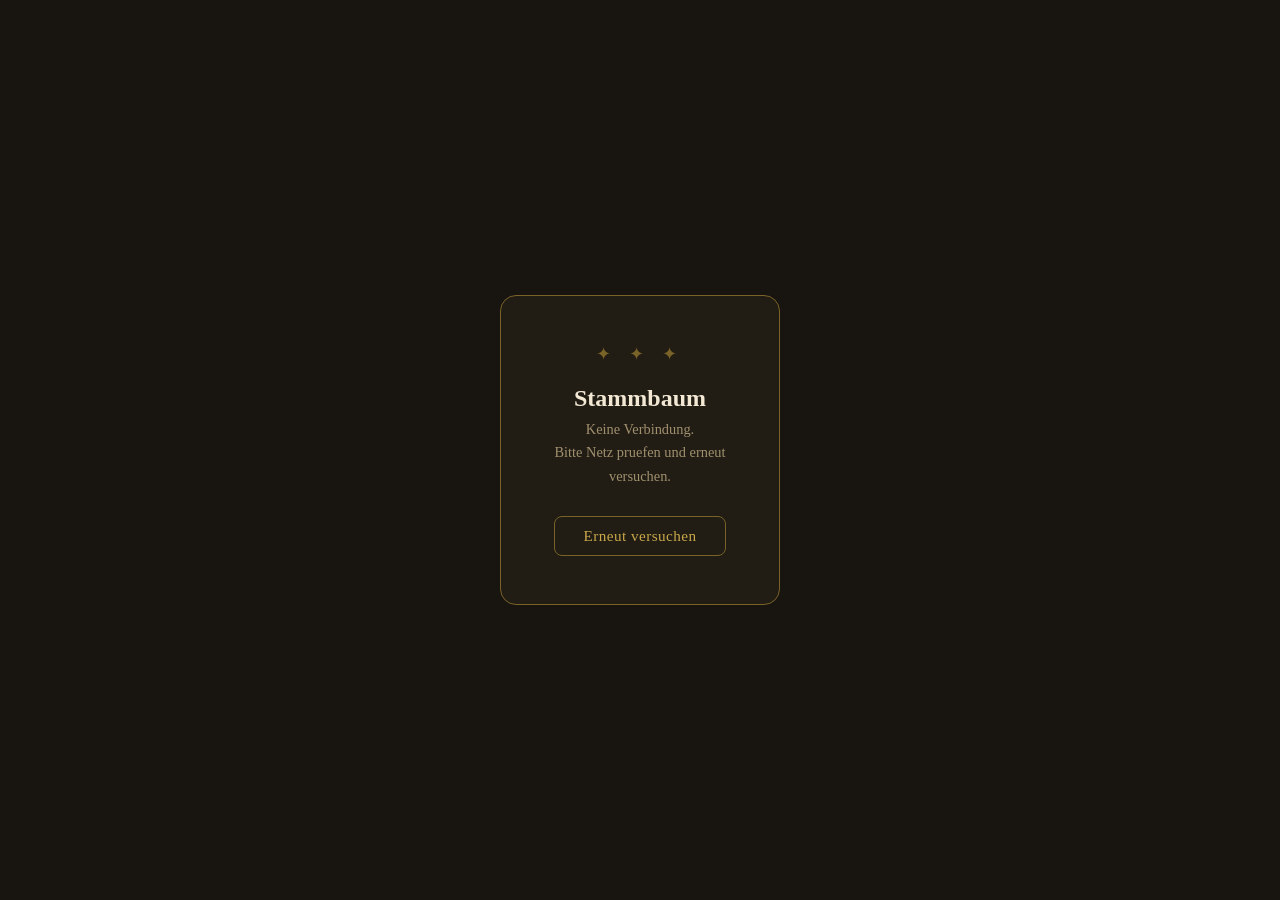
<file: offline.html>
<!DOCTYPE html>
<html lang="de">
<head>
<meta charset="UTF-8">
<meta name="viewport" content="width=device-width, initial-scale=1.0, maximum-scale=1.0, user-scalable=no, viewport-fit=cover">
<meta name="apple-mobile-web-app-capable" content="yes">
<meta name="apple-mobile-web-app-status-bar-style" content="black-translucent">
<meta http-equiv="Content-Security-Policy" content="default-src 'none'; style-src 'unsafe-inline'; form-action 'self'; base-uri 'self';">
<title>Stammbaum — Offline</title>
<style>
  :root {
    --bg:       #18140f;
    --surface:  #211c14;
    --gold:     #c8a84a;
    --gold-dim: #7a6328;
    --text:     #f2e8d4;
    --text-dim: #a0906e;
  }
  * { box-sizing: border-box; margin: 0; padding: 0; }
  html, body {
    height: 100%; background: var(--bg); color: var(--text);
    font-family: Georgia, 'Times New Roman', serif;
    display: flex; align-items: center; justify-content: center;
  }
  .card {
    text-align: center; padding: 48px 36px;
    background: var(--surface); border-radius: 16px;
    border: 1px solid var(--gold-dim); max-width: 320px; width: 90%;
  }
  .ornament { color: var(--gold-dim); letter-spacing: 0.4em; font-size: 1.1rem; margin-bottom: 20px; }
  h1 { font-size: 1.5rem; color: var(--text); margin-bottom: 6px; }
  p  { font-size: 0.9rem; color: var(--text-dim); line-height: 1.6; margin-bottom: 28px; }
  a.btn {
    display: inline-block; padding: 10px 28px;
    border: 1px solid var(--gold-dim); border-radius: 8px;
    color: var(--gold); text-decoration: none;
    font-size: 0.95rem; letter-spacing: 0.03em;
  }
  a.btn:active { background: var(--gold-dim); color: var(--bg); }
</style>
</head>
<body>
<div class="card">
  <div class="ornament">✦  ✦  ✦</div>
  <h1>Stammbaum</h1>
  <p>Keine Verbindung.<br>Bitte Netz pruefen und erneut versuchen.</p>
  <a class="btn" href="./">Erneut versuchen</a>
</div>
</body>
</html>
</file>
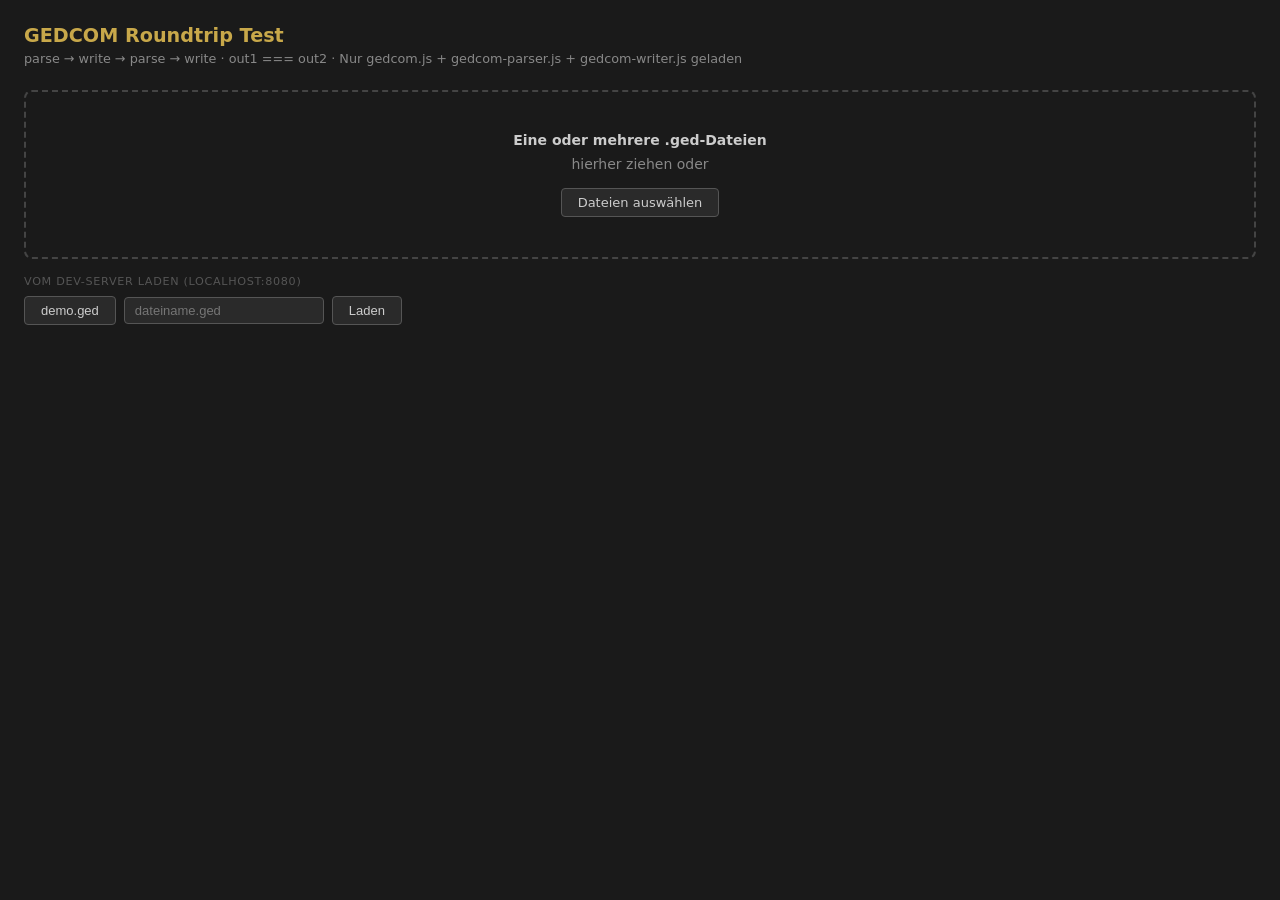
<file: test.html>
<!DOCTYPE html>
<html lang="de">
<head>
<meta charset="UTF-8">
<meta name="viewport" content="width=device-width, initial-scale=1.0">
<title>Stammbaum — GEDCOM Roundtrip Test</title>
<!--
  AUTOMATISIERUNG
  ───────────────
  Dev-Server starten:  python3 -m http.server 8080
  Einzeldatei:         http://localhost:8080/test.html?file=demo.ged
  Mehrere Dateien:     http://localhost:8080/test.html?files=demo.ged,test_ged.ged
  Bash-Skript:         ./run-tests.sh [datei1.ged,datei2.ged]

  OUTPUT
  ──────
  - Tabelle: Datei, Pers./Fam./Quellen, net_delta, stabil?, Zeit
  - Optimierungs-Report: Tag-Verluste/-Gewinne, DATE/PLAC-Kontext, Passthrough
  - Maschinenlesbarer Report: kopieren und an Claude Code übergeben
    Enthält: Parser-Pfad (_parseXXXLine lv=N tag=T lv1tag='X'), ±3-Zeilen-Kontext, Fix-Prompt
-->
<style>
  *, *::before, *::after { box-sizing: border-box; margin: 0; padding: 0; }

  body {
    font-family: system-ui, -apple-system, sans-serif;
    font-size: 14px;
    background: #1a1a1a;
    color: #e0e0e0;
    min-height: 100vh;
    padding: 24px;
  }

  h1 { font-size: 1.2rem; font-weight: 600; color: #c8a84a; margin-bottom: 4px; }
  .subtitle { font-size: 0.8rem; color: #888; margin-bottom: 24px; }

  #drop-zone {
    border: 2px dashed #444;
    border-radius: 8px;
    padding: 40px;
    text-align: center;
    cursor: pointer;
    transition: border-color 0.15s, background 0.15s;
    margin-bottom: 16px;
  }
  #drop-zone.drag-over { border-color: #c8a84a; background: rgba(200,168,74,0.06); }
  #drop-zone p { color: #888; margin-bottom: 8px; }
  #drop-zone strong { color: #ccc; }
  #file-input { display: none; }

  .btn {
    display: inline-block;
    padding: 6px 16px;
    border-radius: 4px;
    border: 1px solid #555;
    background: #2a2a2a;
    color: #ccc;
    cursor: pointer;
    font-size: 13px;
    margin-top: 8px;
  }
  .btn:hover { border-color: #c8a84a; color: #c8a84a; }

  /* server quick-load */
  #server-section { margin-bottom: 24px; }
  #server-section .section-label {
    font-size: 0.7rem; text-transform: uppercase; letter-spacing: .06em; color: #555; margin-bottom: 8px;
  }
  #server-row { display: flex; gap: 8px; flex-wrap: wrap; align-items: center; }
  #server-file-input {
    background: #2a2a2a; border: 1px solid #555; border-radius: 4px;
    color: #ccc; padding: 5px 10px; font-size: 13px; width: 200px;
  }
  #server-file-input:focus { outline: none; border-color: #c8a84a; }
  #server-msg { font-size: 11px; color: #c05050; margin-top: 5px; display: none; }

  #results { display: none; }
  .results-header { display: flex; align-items: center; gap: 16px; margin-bottom: 12px; }
  #summary { font-size: 0.85rem; color: #888; }
  #summary .pass { color: #5c9e5c; font-weight: 600; }
  #summary .fail { color: #c05050; font-weight: 600; }
  #summary .warn { color: #c8a84a; font-weight: 600; }
  #clear-btn { margin-left: auto; }

  table { width: 100%; border-collapse: collapse; }
  th {
    text-align: left;
    font-size: 0.75rem;
    font-weight: 600;
    color: #666;
    text-transform: uppercase;
    letter-spacing: 0.05em;
    padding: 6px 10px;
    border-bottom: 1px solid #333;
  }
  td { padding: 8px 10px; border-bottom: 1px solid #2a2a2a; vertical-align: top; }
  tr.data-row:hover td { background: #222; }
  tr.detail-row td { padding: 0; border-bottom: 1px solid #333; }

  .status-ok  { color: #5c9e5c; font-weight: 600; }
  .status-err { color: #c05050; font-weight: 600; }
  .status-run { color: #888; }

  .delta-zero { color: #5c9e5c; }
  .delta-pos  { color: #c8a84a; }
  .delta-neg  { color: #c05050; }

  .filename { font-family: monospace; font-size: 13px; }
  .num { font-variant-numeric: tabular-nums; color: #bbb; }
  .time-col { color: #666; font-size: 12px; }

  /* expand button */
  .expand-btn {
    font-size: 11px;
    color: #666;
    cursor: pointer;
    background: none;
    border: 1px solid #444;
    border-radius: 3px;
    padding: 1px 5px;
    margin-left: 6px;
    line-height: 1.4;
  }
  .expand-btn:hover { color: #c8a84a; border-color: #c8a84a; }

  /* detail panel */
  .detail-panel {
    display: none;
    padding: 12px 16px;
    background: #141414;
    font-size: 12px;
  }
  .detail-panel.open { display: block; }

  .dp-section { margin-bottom: 14px; }
  .dp-section:last-child { margin-bottom: 0; }
  .dp-title {
    font-size: 0.7rem;
    font-weight: 700;
    text-transform: uppercase;
    letter-spacing: 0.08em;
    color: #555;
    margin-bottom: 6px;
  }

  /* warnings */
  .warn-list { list-style: none; }
  .warn-list li {
    padding: 3px 0;
    border-bottom: 1px solid #222;
    font-family: monospace;
    font-size: 11px;
    color: #c8a84a;
  }
  .warn-list li span { color: #666; margin-right: 6px; }
  .warn-raw { color: #555 !important; font-size: 10px; display: block; margin-left: 12px; }

  /* tag delta table */
  .tag-delta { display: flex; flex-wrap: wrap; gap: 4px; }
  .td-chip {
    font-family: monospace;
    font-size: 11px;
    padding: 2px 6px;
    border-radius: 3px;
    background: #1e1e1e;
    border: 1px solid #333;
    white-space: nowrap;
  }
  .td-chip.td-loss { border-color: #6a2020; color: #c05050; }
  .td-chip.td-gain { border-color: #4a5a20; color: #8ab840; }

  /* missing tags */
  .miss-list { font-family: monospace; font-size: 11px; color: #c05050; }
  .miss-list span { color: #555; margin-left: 8px; font-size: 10px; }

  /* date/plac context */
  .ctx-list { font-family: monospace; font-size: 11px; color: #bbb; }
  .ctx-list div { padding: 1px 0; }
  .ctx-example { color: #888; margin-left: 12px; font-size: 10px; }

  /* diff */
  .diff-block {
    font-family: monospace;
    font-size: 11px;
    white-space: pre-wrap;
    color: #bbb;
    max-height: 360px;
    overflow-y: auto;
  }
  .d-out1 { color: #c05050; display: block; }
  .d-out2 { color: #5c9e5c; display: block; }
  .d-head { color: #555; display: block; margin-top: 8px; }
  .d-ctx  { color: #3a3a3a; display: block; }

  /* lost-examples context block */
  .ctx-block {
    font-family: monospace; font-size: 11px;
    background: #0d0d0d; border-radius: 4px; padding: 6px 10px;
    margin: 4px 0 8px; white-space: pre;
  }
  .ctx-line { color: #666; display: block; }
  .ctx-line.missing { color: #c05050; font-weight: 600; }

  /* ── Optimierungs-Report ─────────────────────────────────── */
  #opt-report { display: none; margin-top: 32px; }
  .or-title {
    font-size: 0.75rem; font-weight: 700; text-transform: uppercase;
    letter-spacing: 0.1em; color: #c8a84a; margin-bottom: 16px;
    padding-bottom: 6px; border-bottom: 1px solid #333;
  }
  .or-grid { display: grid; grid-template-columns: 1fr 1fr; gap: 20px; }
  @media (max-width: 700px) { .or-grid { grid-template-columns: 1fr; } }
  .or-section { background: #1e1e1e; border-radius: 6px; padding: 14px; }
  .or-section-title {
    font-size: 0.7rem; font-weight: 700; text-transform: uppercase;
    letter-spacing: 0.07em; color: #555; margin-bottom: 10px;
  }
  .or-stats { display: flex; gap: 24px; flex-wrap: wrap; margin-bottom: 20px; }
  .or-stat { }
  .or-stat-val { font-size: 1.4rem; font-weight: 700; color: #e0e0e0; line-height: 1; }
  .or-stat-lbl { font-size: 0.7rem; color: #666; margin-top: 2px; }
  .or-stat-val.neg { color: #c05050; }
  .or-stat-val.pos { color: #8ab840; }
  .or-stat-val.zero { color: #5c9e5c; }

  /* bar rows */
  .bar-row { display: flex; align-items: center; gap: 8px; margin-bottom: 5px; font-family: monospace; font-size: 11px; }
  .bar-lbl { width: 90px; color: #bbb; flex-shrink: 0; overflow: hidden; text-overflow: ellipsis; white-space: nowrap; }
  .bar-lbl.loss { color: #c05050; }
  .bar-lbl.gain { color: #8ab840; }
  .bar-lbl.warn { color: #c8a84a; }
  .bar-track { flex: 1; height: 8px; background: #2a2a2a; border-radius: 4px; overflow: hidden; }
  .bar-fill { height: 100%; border-radius: 4px; }
  .bar-fill.loss { background: #7a2020; }
  .bar-fill.gain { background: #3a6010; }
  .bar-fill.warn { background: #7a5800; }
  .bar-count { width: 50px; text-align: right; color: #666; flex-shrink: 0; }
  .bar-count.loss { color: #c05050; }
  .bar-count.gain { color: #8ab840; }

  .or-empty { font-size: 11px; color: #444; font-style: italic; }
</style>
</head>
<body>

<h1>GEDCOM Roundtrip Test</h1>
<p class="subtitle">parse → write → parse → write · out1 === out2 · Nur gedcom.js + gedcom-parser.js + gedcom-writer.js geladen</p>

<div id="drop-zone">
  <p><strong>Eine oder mehrere .ged-Dateien</strong></p>
  <p>hierher ziehen oder</p>
  <label class="btn" for="file-input">Dateien auswählen</label>
  <input type="file" id="file-input" accept=".ged,.GED,text/plain" multiple>
</div>

<div id="server-section">
  <div class="section-label">Vom Dev-Server laden (localhost:8080)</div>
  <div id="server-row">
    <button class="btn" style="margin-top:0" onclick="loadFromServer('demo.ged')">demo.ged</button>
    <input id="server-file-input" type="text" placeholder="dateiname.ged"
      onkeydown="if(event.key==='Enter')loadFromServer(this.value)">
    <button class="btn" style="margin-top:0"
      onclick="loadFromServer(document.getElementById('server-file-input').value)">Laden</button>
  </div>
  <div id="server-msg"></div>
</div>

<div id="results">
  <div class="results-header">
    <div id="summary"></div>
    <button class="btn" id="clear-btn">Zurücksetzen</button>
  </div>
  <table>
    <thead>
      <tr>
        <th>Datei</th>
        <th>Pers.</th>
        <th>Fam.</th>
        <th>Quellen</th>
        <th>net_delta</th>
        <th>Stabil</th>
        <th>Zeit</th>
      </tr>
    </thead>
    <tbody id="results-body"></tbody>
  </table>
</div>

<div id="opt-report">
  <div class="or-title">Optimierungs-Report — aggregiert über alle Dateien</div>
  <div class="or-stats" id="or-stats"></div>
  <div class="or-grid">
    <div class="or-section">
      <div class="or-section-title">Tag-Verluste (Priorität)</div>
      <div id="or-tag-loss"></div>
    </div>
    <div class="or-section">
      <div class="or-section-title">Tag-Gewinne</div>
      <div id="or-tag-gain"></div>
    </div>
    <div class="or-section">
      <div class="or-section-title">DATE / PLAC — Verlust nach Ereignistyp</div>
      <div id="or-dp-ctx"></div>
    </div>
    <div class="or-section">
      <div class="or-section-title">Fehlende Zeilen — sonstige Tags</div>
      <div id="or-miss"></div>
    </div>
    <div class="or-section">
      <div class="or-section-title">Parse-Warnungen — häufigste Typen</div>
      <div id="or-warns"></div>
    </div>
    <div class="or-section">
      <div class="or-section-title">Passthrough-Tags (kein Parser-Support)</div>
      <div id="or-passthrough"></div>
    </div>
  </div>

  <div style="margin-top:20px">
    <div style="display:flex;align-items:center;gap:12px;margin-bottom:8px">
      <div class="or-section-title" style="margin:0;font-size:0.7rem;font-weight:700;text-transform:uppercase;letter-spacing:.07em;color:#555">
        Maschinenlesbarer Report
      </div>
      <button class="btn" id="copy-report-btn" style="margin-top:0;font-size:11px;padding:3px 10px" onclick="copyReport()">📋 Kopieren</button>
      <span id="copy-confirm" style="font-size:11px;color:#5c9e5c;display:none">✓ Kopiert</span>
    </div>
    <textarea id="machine-report" readonly
      style="width:100%;height:420px;background:#0d0d0d;border:1px solid #333;border-radius:6px;
             color:#ccc;font-family:monospace;font-size:11px;padding:12px;resize:vertical;
             line-height:1.5;white-space:pre"
      placeholder="Erscheint nach dem ersten Test …"></textarea>
  </div>
</div>

<script src="gedcom.js"></script>
<script src="gedcom-parser.js"></script>
<script src="gedcom-writer.js"></script>
<script>

const dropZone  = document.getElementById('drop-zone');
const fileInput = document.getElementById('file-input');
const resultsEl = document.getElementById('results');
const tbody     = document.getElementById('results-body');
const summaryEl = document.getElementById('summary');

let _passCount = 0, _failCount = 0, _warnCount = 0;

const _agg = {
  persons: 0, families: 0, sources: 0, netDelta: 0, concContDelta: 0, pediDelta: 0, unstable: 0,
  tagDeltas: {},    // lbl → cumulative diff
  missingTags: {},  // tag → count (non-DATE/PLAC)
  dpCtx: {},        // "RecType / 1 ev / TAG" → count
  warnMsgs: {},     // msg → count
  ptTags: {},       // passthrough tag → count
  lostExamples: {}, // tag → [{recType,recId,lv,lv1tag,ctx,line,lineNo,prev,next,file}]
  warnExamples: {}, // msg → [{line,raw,file}]
  fileNames: [],
};

function _aggResult(r) {
  _agg.persons  += r.persons;
  _agg.families += r.families;
  _agg.sources  += r.sources;
  _agg.netDelta      += r.normDelta;
  _agg.concContDelta += r.concContDelta;
  _agg.pediDelta     += r.pediDelta;
  _agg.fileNames.push(r.name);
  if (!r.stable) _agg.unstable++;

  if (r.deltaAnalysis) {
    for (const { lbl, d } of r.deltaAnalysis.tagDiffs)
      _agg.tagDeltas[lbl] = (_agg.tagDeltas[lbl] || 0) + d;
    for (const [tag, n] of r.deltaAnalysis.topMissing) {
      if (tag !== 'DATE' && tag !== 'PLAC')
        _agg.missingTags[tag] = (_agg.missingTags[tag] || 0) + n;
    }
    for (const [k, n] of Object.entries(r.deltaAnalysis.dpCtx || {}))
      _agg.dpCtx[k] = (_agg.dpCtx[k] || 0) + n;
    // Beispiele sammeln (max. 3 pro Tag gesamt)
    for (const [tag, examples] of Object.entries(r.deltaAnalysis.lostExamples || {})) {
      if (!_agg.lostExamples[tag]) _agg.lostExamples[tag] = [];
      for (const ex of examples) {
        if (_agg.lostExamples[tag].length < 3)
          _agg.lostExamples[tag].push({ ...ex, file: r.name });
      }
    }
  }
  for (const e of (r.errs1 || [])) {
    _agg.warnMsgs[e.msg] = (_agg.warnMsgs[e.msg] || 0) + 1;
    if (!_agg.warnExamples[e.msg]) _agg.warnExamples[e.msg] = [];
    if (_agg.warnExamples[e.msg].length < 3)
      _agg.warnExamples[e.msg].push({ lineNo: e.line, raw: e.raw || '', file: r.name });
  }

  // Passthrough-Tags aus db
  const db = AppState.db;
  for (const p of Object.values(db.individuals || {}))
    for (const l of (p._passthrough || []))
      { const t = l.match(/^\d+ (\S+)/)?.[1]; if (t) _agg.ptTags[t] = (_agg.ptTags[t]||0)+1; }
  for (const f of Object.values(db.families || {}))
    for (const l of (f._passthrough || []))
      { const t = l.match(/^\d+ (\S+)/)?.[1]; if (t) _agg.ptTags[t] = (_agg.ptTags[t]||0)+1; }
}

// ── Drag & Drop ───────────────────────────────────────────────
dropZone.addEventListener('dragover', e => { e.preventDefault(); dropZone.classList.add('drag-over'); });
dropZone.addEventListener('dragleave', () => dropZone.classList.remove('drag-over'));
dropZone.addEventListener('drop', e => {
  e.preventDefault();
  dropZone.classList.remove('drag-over');
  processFiles([...e.dataTransfer.files]);
});
dropZone.addEventListener('click', e => { if (e.target !== fileInput && !e.target.closest('label')) fileInput.click(); });
fileInput.addEventListener('change', () => { processFiles([...fileInput.files]); fileInput.value = ''; });
document.getElementById('clear-btn').addEventListener('click', () => {
  tbody.innerHTML = '';
  resultsEl.style.display = 'none';
  document.getElementById('opt-report').style.display = 'none';
  _passCount = 0; _failCount = 0; _warnCount = 0;
  Object.assign(_agg, { persons:0, families:0, sources:0, netDelta:0, concContDelta:0, pediDelta:0, unstable:0,
    tagDeltas:{}, missingTags:{}, dpCtx:{}, warnMsgs:{}, ptTags:{},
    lostExamples:{}, warnExamples:{}, fileNames:[] });
});

// ── Server quick-load ─────────────────────────────────────────
async function loadFromServer(name) {
  name = (name || '').trim();
  if (!name) return;
  const msgEl = document.getElementById('server-msg');
  msgEl.style.display = 'none';
  try {
    const resp = await fetch(name);
    if (!resp.ok) {
      msgEl.textContent = `Nicht gefunden: ${name} (HTTP ${resp.status})`;
      msgEl.style.display = 'block';
      return;
    }
    const text = await resp.text();
    processFiles([new File([text], name.split('/').pop(), { type: 'text/plain' })]);
  } catch(e) {
    msgEl.textContent = `Fehler: ${e.message}`;
    msgEl.style.display = 'block';
  }
}

// ── File Queue ────────────────────────────────────────────────
async function processFiles(files) {
  const gedFiles = files.filter(f => /\.(ged|GED)$/i.test(f.name) || f.type === 'text/plain');
  if (!gedFiles.length) return;
  resultsEl.style.display = 'block';
  for (const f of gedFiles) {
    const { dataRow, detailRow, statusCell } = addPendingRow(f.name);
    const result = await runTest(f, msg => { statusCell.textContent = msg; });
    updateRow(dataRow, detailRow, result);
    if (result.stable) _passCount++; else _failCount++;
    if (result.errs1.length > 0) _warnCount++;
    _aggResult(result);
    updateSummary();
    renderOptReport();
  }
}

// ── CONC/CONT Assembler ───────────────────────────────────────
// Fasse CONC/CONT-Fortsetzungszeilen zum logischen Eltern-Eintrag zusammen.
// Gibt ein Array normierter "logischer Zeilen" zurück — CONC/CONT sind darin aufgelöst.
// Zweck: net_delta auf Basis logischer Zeilen berechnen, damit reine Zeilenumbruch-
// Unterschiede (Writer spaltet CONC/CONT anders) nicht als Verlust gewertet werden.
function assembleLines(text) {
  const result = [];
  let buf = null;
  for (const raw of text.split(/\r?\n/)) {
    const line = raw.replace(/@@/g, '@').trim();
    if (!line) continue;
    const m = line.match(/^(\d+) (CONC|CONT)(?: (.*))?$/);
    if (m && buf !== null) {
      buf += m[2] === 'CONT' ? '\n' + (m[3] || '') : (m[3] || '');
    } else {
      if (buf !== null) result.push(buf);
      buf = line;
    }
  }
  if (buf !== null) result.push(buf);
  return result;
}

// ── Core Test ─────────────────────────────────────────────────
// _yield gibt dem Browser zwischen den sync-lastigen parse/write Phasen Luft zum Rendern
const _yield = () => new Promise(r => setTimeout(r, 0));

async function runTest(file, onStatus) {
  const text = await file.text();
  const t0 = performance.now();

  onStatus?.('1/4 parse…');
  await _yield();
  const errs1 = [];
  const db1 = parseGEDCOM(text, errs1);
  setDb(db1);

  onStatus?.('2/4 write…');
  await _yield();
  const out1 = writeGEDCOM(false);

  onStatus?.('3/4 parse…');
  await _yield();
  const errs2 = [];
  const db2 = parseGEDCOM(out1, errs2);
  setDb(db2);

  onStatus?.('4/4 write…');
  await _yield();
  const out2 = writeGEDCOM(false);

  const t1    = performance.now();
  const stable = out1 === out2;

  // rawDelta: Zeilenanzahl-Differenz auf Rohtext-Ebene
  // delta:    Differenz auf Ebene logischer Zeilen (CONC/CONT reassembliert)
  //           → 0 wenn nur Zeilenumbrüche anders, aber Text identisch
  const rawDelta      = out1.split('\n').length - text.split('\n').length;
  const delta         = assembleLines(out1).length - assembleLines(text).length;
  const concContDelta = rawDelta - delta;  // Anteil der durch CONC/CONT-Resplit erklärt wird
  // pediDelta: intentionelle PEDI-Gewinne durch _FREL→PEDI Normalisierung (sw v121, by design)
  const origPediCount = (text.match(/^\s*2 PEDI\b/mg) || []).length;
  const out1PediCount = (out1.match(/^\s*2 PEDI\b/mg) || []).length;
  const pediDelta     = Math.max(0, out1PediCount - origPediCount);
  const normDelta     = delta - pediDelta;  // Delta nach allen bekannten Normalisierungen

  return {
    name:     file.name,
    persons:  Object.keys(db1.individuals || {}).length,
    families: Object.keys(db1.families    || {}).length,
    sources:  Object.keys(db1.sources     || {}).length,
    notes:    Object.keys(db1.notes       || {}).length,
    repos:    Object.keys(db1.repositories|| {}).length,
    stable,
    delta,
    rawDelta,
    concContDelta,
    pediDelta,
    normDelta,
    time:     Math.round(t1 - t0),
    errs1,
    errs2:    errs2.length,
    diff:     stable ? null : firstDiffs(out1, out2, 20),
    deltaAnalysis: rawDelta !== 0 ? analyzeDelta(text, out1) : null,
  };
}

// ── Delta Analysis ────────────────────────────────────────────
const TAG_CHECKS = [
  { lbl:'0 INDI', re:/^0 @[^@]+@ INDI\b/mg },
  { lbl:'0 FAM',  re:/^0 @[^@]+@ FAM\b/mg },
  { lbl:'0 SOUR', re:/^0 @[^@]+@ SOUR\b/mg },
  { lbl:'0 NOTE', re:/^0 @[^@]+@ NOTE\b/mg },
  { lbl:'0 REPO', re:/^0 @[^@]+@ REPO\b/mg },
  { lbl:'1 BIRT', re:/^\s*1 BIRT\b/mg }, { lbl:'1 DEAT', re:/^\s*1 DEAT\b/mg },
  { lbl:'1 CHR',  re:/^\s*1 CHR\b/mg },  { lbl:'1 BURI', re:/^\s*1 BURI\b/mg },
  { lbl:'1 OCCU', re:/^\s*1 OCCU\b/mg }, { lbl:'1 RESI', re:/^\s*1 RESI\b/mg },
  { lbl:'1 EVEN', re:/^\s*1 EVEN\b/mg }, { lbl:'1 CENS', re:/^\s*1 CENS\b/mg },
  { lbl:'1 EMIG', re:/^\s*1 EMIG\b/mg }, { lbl:'1 IMMI', re:/^\s*1 IMMI\b/mg },
  { lbl:'1 FACT', re:/^\s*1 FACT\b/mg }, { lbl:'1 MILI', re:/^\s*1 MILI\b/mg },
  { lbl:'1 MARR', re:/^\s*1 MARR\b/mg }, { lbl:'1 DIV',  re:/^\s*1 DIV\b/mg },
  { lbl:'1 ENGA', re:/^\s*1 ENGA\b/mg },
  { lbl:'1 NAME', re:/^\s*1 NAME\b/mg }, { lbl:'1 SEX',  re:/^\s*1 SEX\b/mg },
  { lbl:'2 DATE', re:/^\s*2 DATE\b/mg }, { lbl:'2 PLAC', re:/^\s*2 PLAC\b/mg },
  { lbl:'2 ADDR', re:/^\s*2 ADDR\b/mg }, { lbl:'2 CAUS', re:/^\s*2 CAUS\b/mg },
  { lbl:'3 MAP',  re:/^\s*3 MAP\b/mg },  { lbl:'4 LATI', re:/^\s*4 LATI\b/mg },
  { lbl:'2 NOTE', re:/^\s*2 NOTE\b/mg }, { lbl:'3 NOTE', re:/^\s*3 NOTE\b/mg },
  { lbl:'1 NOTE', re:/^\s*1 NOTE\b/mg },
  { lbl:'1 OBJE', re:/^\s*1 OBJE\b/mg }, { lbl:'2 OBJE', re:/^\s*2 OBJE\b/mg },
  { lbl:'2 FILE', re:/^\s*2 FILE\b/mg }, { lbl:'2 TITL', re:/^\s*2 TITL\b/mg },
  { lbl:'1 SOUR', re:/^\s*1 SOUR\b/mg }, { lbl:'2 SOUR', re:/^\s*2 SOUR\b/mg },
  { lbl:'3 PAGE', re:/^\s*3 PAGE\b/mg }, { lbl:'3 QUAY', re:/^\s*3 QUAY\b/mg },
  { lbl:'4 PAGE', re:/^\s*4 PAGE\b/mg }, { lbl:'4 QUAY', re:/^\s*4 QUAY\b/mg },
  { lbl:'1 CHAN', re:/^\s*1 CHAN\b/mg },
  { lbl:'1 ABBR', re:/^\s*1 ABBR\b/mg }, { lbl:'1 AUTH', re:/^\s*1 AUTH\b/mg },
  { lbl:'2 CALN', re:/^\s*2 CALN\b/mg }, { lbl:'2 GIVN', re:/^\s*2 GIVN\b/mg },
  { lbl:'2 SURN', re:/^\s*2 SURN\b/mg },
  { lbl:'DATE ABT', re:/\bDATE ABT\b/mg, additive: true },
  { lbl:'DATE BEF', re:/\bDATE BEF\b/mg, additive: true },
  { lbl:'DATE AFT', re:/\bDATE AFT\b/mg, additive: true },
  { lbl:'DATE BET', re:/\bDATE BET\b/mg, additive: true },
];

function analyzeDelta(orig, out1) {
  const cnt  = (text, re) => (text.match(re) || []).length;
  const norm = l => l.trim().replace(/@@/g, '@');

  // Tag delta — nur abweichende
  const tagDiffs = TAG_CHECKS
    .map(t => ({ lbl: t.lbl, d: cnt(out1, t.re) - cnt(orig, t.re), additive: t.additive }))
    .filter(t => t.d !== 0)
    .sort((a, b) => Math.abs(b.d) - Math.abs(a.d));

  // Missing tags + Beispielzeilen mit ±3-Zeilen-Kontext
  const normArr = orig.split(/\r?\n/).map(norm);
  const outCounts = new Map();
  for (const l of out1.split(/\r?\n/).map(norm).filter(Boolean))
    outCounts.set(l, (outCounts.get(l) || 0) + 1);
  // Assembled out1 Map: erkennt lange Eltern-Zeilen die der Writer via CONC aufteilt
  // (z.B. "1 TEXT <500 Zeichen>" → "1 TEXT <248>" + "2 CONC <252>") — kein echter Verlust
  const asmOut1Map = new Map();
  for (const l of assembleLines(out1))
    asmOut1Map.set(l, (asmOut1Map.get(l) || 0) + 1);

  const missingTags = {}, lostExamples = {};
  let dpRecType = '', dpLv1 = '', dpRecId = '';
  const dpCtx = {}, dpSamples = [];

  for (let i = 0; i < normArr.length; i++) {
    const l = normArr[i]; if (!l) continue;
    const lv = parseInt(l);
    if (lv === 0) {
      dpRecType = (l.match(/^0 @\S+@ (\S+)/) || l.match(/^0 (\S+)/))?.[1] || '';
      dpRecId   = l.match(/^0 (@\S+@)/)?.[1] || '';
      dpLv1 = '';
    } else if (lv === 1) dpLv1 = l.match(/^1 (\S+)/)?.[1] || '';

    const rem = outCounts.get(l) || 0;
    if (rem > 0) { outCounts.set(l, rem - 1); continue; }

    const tag = l.match(/^\d+ (\S+)/)?.[1] || '?';
    // CONC/CONT: reine Zeilenumbruch-Unterschiede — nicht als Verlust werten
    if (tag === 'CONC' || tag === 'CONT') continue;
    // Assembled-Form prüfen: Eltern-Zeilen die der Writer via pushCont (>248 Zeichen) aufteilt
    // (z.B. "1 TEXT <500 Zeichen>" → split via CONC) — assembled identisch, kein echter Verlust
    { let asmL = l;
      for (let j = i + 1; j < normArr.length; j++) {
        const nx = normArr[j]; if (!nx) continue;
        const mc = nx.match(/^(\d+) (CONC|CONT)(?: (.*))?$/);
        if (!mc) break;
        asmL += mc[2] === 'CONT' ? '\n' + (mc[3] || '') : (mc[3] || '');
      }
      const asmR = asmOut1Map.get(asmL) || 0;
      if (asmR > 0) { asmOut1Map.set(asmL, asmR - 1); continue; }
    }
    missingTags[tag] = (missingTags[tag] || 0) + 1;

    // ±3-Zeilen-Kontext (7 Zeilen Fenster)
    if (!lostExamples[tag]) lostExamples[tag] = [];
    if (lostExamples[tag].length < 4) {
      const ctx = [];
      for (let j = Math.max(0, i - 3); j <= Math.min(normArr.length - 1, i + 3); j++)
        ctx.push({ ln: j + 1, text: normArr[j], missing: j === i });
      lostExamples[tag].push({
        recType: dpRecType, recId: dpRecId, lv1tag: dpLv1, lv,
        ctx, line: l, lineNo: i + 1,
        prev: normArr[i - 1] || '', next: normArr[i + 1] || '',
      });
    }

    if ((tag === 'DATE' || tag === 'PLAC') && lv === 2) {
      const key = `${dpRecType} / 1 ${dpLv1} / ${tag}`;
      dpCtx[key] = (dpCtx[key] || 0) + 1;
      if (dpSamples.length < 6) dpSamples.push(`${dpRecType} · 1 ${dpLv1} → ${l}`);
    }
  }

  const topMissing = Object.entries(missingTags).sort((a, b) => b[1] - a[1]).slice(0, 20);
  return { tagDiffs, topMissing, dpCtx, dpSamples, lostExamples };
}

// ── Diff helper ───────────────────────────────────────────────
// Lookahead-Diff: erkennt Insertions/Deletions statt naiver Zeilenverschiebung.
// Gibt Hunks zurück: { lineA, lineB, del[], ins[], ctx[] }
// del = Zeilen nur in out1 (Pass 1), ins = Zeilen nur in out2 (Pass 2).
function firstDiffs(out1, out2, maxHunks = 20) {
  const la = out1.split('\n'), lb = out2.split('\n');
  const LOOK = 12;
  const hunks = [];
  let ai = 0, bi = 0, found = 0;

  while (ai < la.length && bi < lb.length && found < maxHunks) {
    if (la[ai] === lb[bi]) { ai++; bi++; continue; }

    // Lookahead: finde nächsten gemeinsamen Ankerpunkt
    let skipA = -1, skipB = -1;
    for (let k = 1; k <= LOOK; k++) {
      if (skipB < 0 && bi + k < lb.length && la[ai] === lb[bi + k]) skipB = k;
      if (skipA < 0 && ai + k < la.length && la[ai + k] === lb[bi]) skipA = k;
      if (skipA >= 0 && skipB >= 0) break;
    }

    let del_lines = [], ins_lines = [];
    if (skipA >= 0 && (skipB < 0 || skipA <= skipB)) {
      del_lines = la.slice(ai, ai + skipA); ai += skipA;
    } else if (skipB >= 0) {
      ins_lines = lb.slice(bi, bi + skipB); bi += skipB;
    } else {
      del_lines = [la[ai++]]; ins_lines = [lb[bi++]];
    }

    // 2 Kontext-Zeilen nach der Änderung
    const ctx = la.slice(ai, Math.min(ai + 2, la.length));
    const lineA = ai - del_lines.length + 1;
    const lineB = bi - ins_lines.length + 1;
    hunks.push({ lineA, lineB, del: del_lines, ins: ins_lines, ctx });
    found++;
  }
  while (ai < la.length && found < maxHunks) {
    hunks.push({ lineA: ai + 1, lineB: bi + 1, del: [la[ai++]], ins: [], ctx: [] }); found++;
  }
  while (bi < lb.length && found < maxHunks) {
    hunks.push({ lineA: ai + 1, lineB: bi + 1, del: [], ins: [lb[bi++]], ctx: [] }); found++;
  }
  return hunks;
}

// ── DOM ───────────────────────────────────────────────────────
function addPendingRow(name) {
  const dataRow = document.createElement('tr');
  dataRow.className = 'data-row';
  dataRow.innerHTML = `<td class="filename">${esc(name)}</td><td colspan="6" class="status-run">läuft…</td>`;
  const detailRow = document.createElement('tr');
  detailRow.className = 'detail-row';
  detailRow.innerHTML = `<td colspan="7"><div class="detail-panel"></div></td>`;
  tbody.appendChild(dataRow);
  tbody.appendChild(detailRow);
  return { dataRow, detailRow, statusCell: dataRow.cells[1] };
}

function updateRow(dataRow, detailRow, r) {
  const hasDetail = r.errs1.length > 0 || r.normDelta !== 0 || !r.stable;
  const deltaClass = r.normDelta === 0 ? 'delta-zero' : (r.normDelta > 0 ? 'delta-pos' : 'delta-neg');
  const deltaStr   = r.normDelta === 0 ? '0' : (r.normDelta > 0 ? '+' + r.normDelta : String(r.normDelta));
  const ccNote = r.concContDelta !== 0
    ? ` <span title="CONC/CONT-Resplit, by design — Text nach Reassemblierung identisch" style="color:#444;font-size:10px">(${r.concContDelta > 0 ? '+' : ''}${r.concContDelta} CC)</span>`
    : '';
  const pediNote = r.pediDelta
    ? ` <span title="PEDI-Normalisierung by design (_FREL→PEDI, sw v121)" style="color:#444;font-size:10px">(+${r.pediDelta} PEDI)</span>`
    : '';

  const expandBtn = hasDetail
    ? `<button class="expand-btn" onclick="toggleDetail(this)">▶ Details</button>`
    : '';

  const statusHtml = r.stable
    ? `<span class="status-ok">✓</span>`
    : `<span class="status-err">✗ instabil</span>`;

  let warnBadge = '';
  if (r.errs1.length > 0) warnBadge = ` <span style="color:#c8a84a;font-size:11px">${r.errs1.length} Warn.</span>`;

  dataRow.innerHTML = `
    <td><span class="filename">${esc(r.name)}</span>${warnBadge}${expandBtn}</td>
    <td class="num">${r.persons}</td>
    <td class="num">${r.families}</td>
    <td class="num">${r.sources}</td>
    <td class="${deltaClass}">${deltaStr}${ccNote}${pediNote}</td>
    <td>${statusHtml}</td>
    <td class="time-col">${r.time} ms</td>
  `;

  if (hasDetail) buildDetailPanel(detailRow.querySelector('.detail-panel'), r);
}

function buildDetailPanel(panel, r) {
  const sections = [];

  // ── Warnungen ─────────────────────────────────────────────
  if (r.errs1.length > 0) {
    const items = r.errs1.map(e =>
      `<li><span>Z.${e.line}</span>${esc(e.msg)}<span class="warn-raw">${esc(e.raw || '')}</span></li>`
    ).join('');
    sections.push(`
      <div class="dp-section">
        <div class="dp-title">Parse-Warnungen (${r.errs1.length})</div>
        <ul class="warn-list">${items}</ul>
      </div>`);
  }

  // ── Tag-Delta ─────────────────────────────────────────────
  if (r.deltaAnalysis?.tagDiffs.length > 0) {
    const chips = r.deltaAnalysis.tagDiffs.map(t => {
      const cls = t.d < 0 ? 'td-chip td-loss' : 'td-chip td-gain';
      const sign = t.d > 0 ? '+' : '';
      return `<span class="${cls}">${esc(t.lbl)} ${sign}${t.d}</span>`;
    }).join('');
    sections.push(`
      <div class="dp-section">
        <div class="dp-title">Tag-Delta (nur Abweichungen)</div>
        <div class="tag-delta">${chips}</div>
      </div>`);
  }

  // ── Fehlende Tags ─────────────────────────────────────────
  if (r.deltaAnalysis?.topMissing.length > 0) {
    const items = r.deltaAnalysis.topMissing.map(([tag, n]) =>
      `<div>${esc(tag)}<span>−${n}×</span></div>`
    ).join('');
    sections.push(`
      <div class="dp-section">
        <div class="dp-title">Fehlende Zeilen (Top-Tags aus Orig, nicht in out1)</div>
        <div class="miss-list">${items}</div>
      </div>`);
  }

  // ── Verlorene Zeilen mit ±3-Kontext ───────────────────────
  const le = r.deltaAnalysis?.lostExamples;
  if (le && Object.keys(le).length > 0) {
    const topLoss = Object.entries(r.deltaAnalysis.topMissing || [])
      .filter(([t]) => le[t]).slice(0, 4);
    if (topLoss.length) {
      const blocks = topLoss.map(([tag]) => {
        const exs = le[tag].slice(0, 2);
        return exs.map(ex => {
          const ctxHtml = (ex.ctx || []).map(c =>
            `<span class="ctx-line${c.missing ? ' missing' : ''}">${
              String(c.ln).padStart(5, ' ')}: ${esc(c.text)}${c.missing ? '  ← FEHLT' : ''}</span>`
          ).join('');
          const hint = _parserHint(ex.recType, ex.lv, ex.lv1tag, tag);
          return `<div style="margin-bottom:8px">
            <div style="color:#666;font-size:10px;margin-bottom:2px">
              [${esc(ex.recType)} ${esc(ex.recId)} / 1 ${esc(ex.lv1tag)}]
            </div>
            <div class="ctx-block">${ctxHtml}</div>
            <div style="color:#555;font-size:10px;font-family:monospace;margin-top:2px">→ ${esc(hint)}</div>
          </div>`;
        }).join('');
      }).join('');
      sections.push(`
        <div class="dp-section">
          <div class="dp-title">Verlorene Zeilen — ±3-Kontext</div>
          ${blocks}
        </div>`);
    }
  }

  // ── DATE/PLAC Kontext ─────────────────────────────────────
  const dpCtx = r.deltaAnalysis?.dpCtx;
  if (dpCtx && Object.keys(dpCtx).length > 0) {
    const ctxLines = Object.entries(dpCtx).sort((a, b) => b[1] - a[1])
      .map(([k, n]) => `<div>${esc(k)} <span style="color:#c05050">${n}×</span></div>`).join('');
    const samples = (r.deltaAnalysis.dpSamples || [])
      .map(s => `<div class="ctx-example">${esc(s)}</div>`).join('');
    sections.push(`
      <div class="dp-section">
        <div class="dp-title">Fehlende 2 DATE / 2 PLAC — Kontext</div>
        <div class="ctx-list">${ctxLines}${samples}</div>
      </div>`);
  }

  // ── Diff (Instabilität) ───────────────────────────────────
  if (r.diff) {
    const html = r.diff.map(h => {
      const isDel = h.del.length > 0 && h.ins.length === 0;
      const isIns = h.ins.length > 0 && h.del.length === 0;
      let s = '';
      if (isDel)       s += `<span class="d-head">Z.${h.lineA} — nur in out1 (Pass 1):</span>`;
      else if (isIns)  s += `<span class="d-head">Z.${h.lineB} — nur in out2 (Pass 2):</span>`;
      else             s += `<span class="d-head">Z.${h.lineA} — ersetzt:</span>`;
      for (const l of h.del) s += `<span class="d-out1">− ${esc(l)}</span>`;
      for (const l of h.ins) s += `<span class="d-out2">+ ${esc(l)}</span>`;
      for (const l of h.ctx) s += `<span class="d-ctx">  ${esc(l)}</span>`;
      return s;
    }).join('');
    sections.push(`
      <div class="dp-section">
        <div class="dp-title">out1 ≠ out2 — erste Unterschiede (max. 20 Hunks)</div>
        <div class="diff-block">${html}</div>
      </div>`);
  }

  panel.innerHTML = sections.join('');
}

function toggleDetail(btn) {
  const panel = btn.closest('tr').nextElementSibling?.querySelector('.detail-panel');
  if (!panel) return;
  const open = panel.classList.toggle('open');
  btn.textContent = open ? '▼ Details' : '▶ Details';
}

function updateSummary() {
  const total = _passCount + _failCount;
  summaryEl.innerHTML =
    `${total} Datei${total !== 1 ? 'en' : ''} · ` +
    `<span class="pass">${_passCount} stabil</span>` +
    (_failCount ? ` · <span class="fail">${_failCount} instabil</span>` : '') +
    (_warnCount ? ` · <span class="warn">${_warnCount} mit Warnungen</span>` : '');
}

function esc(s) {
  return String(s).replace(/&/g,'&amp;').replace(/</g,'&lt;').replace(/>/g,'&gt;');
}

// ── Parser-Pfad-Hint ──────────────────────────────────────────
function _parserHint(recType, lv, lv1tag, tag) {
  const detail = `lv=${lv}, tag=${tag}, x.lv1tag='${lv1tag}'`;
  if (recType === 'INDI') return `_parseINDILine(): ${detail}`;
  if (recType === 'FAM')  return `_parseFAMLine(): ${detail}`;
  if (recType === 'SOUR') return `_parseSOURLine(): ${detail}`;
  if (recType === 'NOTE') return `_parseNOTELine(): ${detail}`;
  if (recType === 'REPO') return `_parseREPOLine(): ${detail}`;
  return `gedcom-parser.js / gedcom-writer.js: ${tag} Roundtrip prüfen`;
}

// ── Optimierungs-Report ───────────────────────────────────────
function renderOptReport() {
  const rpt = document.getElementById('opt-report');
  rpt.style.display = 'block';
  document.getElementById('machine-report').value = buildMachineReport();

  // Statistik-Zeile
  const deltaClass = _agg.netDelta === 0 ? 'zero' : (_agg.netDelta > 0 ? 'pos' : 'neg');
  const deltaStr   = _agg.netDelta === 0 ? '0' : (_agg.netDelta > 0 ? '+' + _agg.netDelta : String(_agg.netDelta));
  document.getElementById('or-stats').innerHTML = `
    <div class="or-stat"><div class="or-stat-val">${_agg.persons.toLocaleString('de')}</div><div class="or-stat-lbl">Personen</div></div>
    <div class="or-stat"><div class="or-stat-val">${_agg.families.toLocaleString('de')}</div><div class="or-stat-lbl">Familien</div></div>
    <div class="or-stat"><div class="or-stat-val">${_agg.sources.toLocaleString('de')}</div><div class="or-stat-lbl">Quellen</div></div>
    <div class="or-stat"><div class="or-stat-val ${deltaClass}">${deltaStr}</div><div class="or-stat-lbl">net_delta (norm.)</div></div>
    ${_agg.concContDelta !== 0 ? `<div class="or-stat"><div class="or-stat-val" style="color:#444">${_agg.concContDelta > 0 ? '+' : ''}${_agg.concContDelta}</div><div class="or-stat-lbl" title="CONC/CONT-Resplit, by design">CONC/CONT (CC)</div></div>` : ''}
    ${_agg.pediDelta ? `<div class="or-stat"><div class="or-stat-val" style="color:#444">+${_agg.pediDelta}</div><div class="or-stat-lbl" title="PEDI-Normalisierung by design (_FREL→PEDI, sw v121)">PEDI (Norm.)</div></div>` : ''}
    ${_agg.unstable ? `<div class="or-stat"><div class="or-stat-val neg">${_agg.unstable}</div><div class="or-stat-lbl">instabil</div></div>` : ''}
  `;

  // Tag-Verluste + Gewinne
  const losses = Object.entries(_agg.tagDeltas).filter(([,d]) => d < 0).sort((a,b) => a[1]-b[1]);
  const gains  = Object.entries(_agg.tagDeltas).filter(([,d]) => d > 0).sort((a,b) => b[1]-a[1]);
  const maxLoss = losses.length ? Math.abs(losses[0][1]) : 1;
  const maxGain = gains.length  ? gains[0][1] : 1;

  document.getElementById('or-tag-loss').innerHTML = losses.length
    ? losses.map(([lbl, d]) => barRow(lbl, Math.abs(d), maxLoss, 'loss', `−${Math.abs(d)}`)).join('')
    : '<div class="or-empty">Keine Verluste</div>';

  document.getElementById('or-tag-gain').innerHTML = gains.length
    ? gains.map(([lbl, d]) => barRow(lbl, d, maxGain, 'gain', `+${d}`)).join('')
    : '<div class="or-empty">Keine Gewinne</div>';

  // DATE/PLAC Kontext
  const dpEntries = Object.entries(_agg.dpCtx).sort((a,b) => b[1]-a[1]);
  const maxDp = dpEntries.length ? dpEntries[0][1] : 1;
  document.getElementById('or-dp-ctx').innerHTML = dpEntries.length
    ? dpEntries.slice(0,15).map(([k, n]) => barRow(k, n, maxDp, 'loss', `${n}×`)).join('')
    : '<div class="or-empty">Keine DATE/PLAC Verluste</div>';

  // Sonstige fehlende Tags
  const missEntries = Object.entries(_agg.missingTags).sort((a,b) => b[1]-a[1]);
  const maxMiss = missEntries.length ? missEntries[0][1] : 1;
  document.getElementById('or-miss').innerHTML = missEntries.length
    ? missEntries.slice(0,15).map(([t, n]) => barRow(t, n, maxMiss, 'loss', `−${n}×`)).join('')
    : '<div class="or-empty">Keine sonstigen Verluste</div>';

  // Parse-Warnungen
  const warnEntries = Object.entries(_agg.warnMsgs).sort((a,b) => b[1]-a[1]);
  const maxWarn = warnEntries.length ? warnEntries[0][1] : 1;
  document.getElementById('or-warns').innerHTML = warnEntries.length
    ? warnEntries.map(([msg, n]) => barRow(msg, n, maxWarn, 'warn', `${n}×`)).join('')
    : '<div class="or-empty">Keine Warnungen</div>';

  // Passthrough-Tags
  const ptEntries = Object.entries(_agg.ptTags).sort((a,b) => b[1]-a[1]);
  const maxPt = ptEntries.length ? ptEntries[0][1] : 1;
  document.getElementById('or-passthrough').innerHTML = ptEntries.length
    ? ptEntries.slice(0,15).map(([t, n]) => barRow(t, n, maxPt, 'warn', `${n}×`)).join('')
    : '<div class="or-empty">Kein Passthrough</div>';
}

// ── Maschinenlesbarer Report ──────────────────────────────────
function buildMachineReport() {
  const now = new Date().toISOString().slice(0, 16).replace('T', ' ');
  const lines = [];
  const nl  = s => lines.push(s ?? '');
  const sep = () => nl('─'.repeat(72));

  nl(`# GEDCOM Roundtrip Analyse — ${now}`);
  nl(`# Generiert von test.html (gedcom-parser.js + gedcom-writer.js)`);
  nl();
  nl(`## Getestete Dateien`);
  for (const f of _agg.fileNames) nl(`  - ${f}`);
  nl();
  nl(`## Zusammenfassung`);
  nl(`  Personen:  ${_agg.persons.toLocaleString('de')}`);
  nl(`  Familien:  ${_agg.families.toLocaleString('de')}`);
  nl(`  Quellen:   ${_agg.sources.toLocaleString('de')}`);
  nl(`  net_delta: ${_agg.netDelta >= 0 ? '+' : ''}${_agg.netDelta}  (nach CONC/CONT- und PEDI-Normalisierung)`);
  if (_agg.concContDelta !== 0)
    nl(`  CONC/CONT: ${_agg.concContDelta > 0 ? '+' : ''}${_agg.concContDelta} Zeilen by design (Zeilenumbruch-Resplit, Text identisch nach Reassemblierung)`);
  if (_agg.pediDelta)
    nl(`  PEDI:      +${_agg.pediDelta} Zeilen by design (_FREL/_MREL→PEDI Normalisierung, sw v121)`);
  nl(`  Instabil:  ${_agg.unstable} Datei(en)  [out1 ≠ out2]`);
  nl();
  sep();
  nl(`## Parser/Writer-Verluste (nach Priorität)`);
  nl(`## Relevante Dateien: gedcom-parser.js, gedcom-writer.js`);
  sep();
  nl();

  const losses = Object.entries(_agg.tagDeltas)
    .filter(([, d]) => d < 0)
    .sort((a, b) => a[1] - b[1]);

  if (!losses.length) {
    nl('  (keine Tag-Verluste)');
  } else {
    losses.forEach(([lbl, d], i) => {
      nl(`### ${i + 1}. \`${lbl}\`  verliert ${Math.abs(d)} Zeilen`);
      nl();

      // DATE/PLAC Kontext
      if (lbl === '2 DATE' || lbl === '2 PLAC') {
        const tag = lbl.split(' ')[1];
        const ctx = Object.entries(_agg.dpCtx)
          .filter(([k]) => k.endsWith(`/ ${tag}`))
          .sort((a, b) => b[1] - a[1]);
        if (ctx.length) {
          nl('  Ereignistypen mit Verlust:');
          for (const [k, n] of ctx) nl(`    ${k}:  ${n}×`);
          nl();
        }
      }

      // Beispiele mit ±3-Zeilen-Kontext
      const exs = _agg.lostExamples[lbl.split(' ')[1]] || [];
      if (exs.length) {
        nl('  Beispiele (Originalzeile → fehlt in out1):');
        for (const ex of exs) {
          nl(`  Datei: ${ex.file}  Z.${ex.lineNo}  [${ex.recType} ${ex.recId} / 1 ${ex.lv1tag}]`);
          for (const c of (ex.ctx || [])) {
            const pfx = c.missing ? '  ►' : '   ';
            nl(`${pfx}  ${String(c.ln).padStart(5)}: ${c.text}${c.missing ? '  ← FEHLT' : ''}`);
          }
          nl();
        }
      }

      // Lösungshinweis mit konkretem Parser-Pfad
      const tag = lbl.split(' ')[1];
      nl('  Lösungshinweis:');
      nl(`    → gedcom-parser.js → ${_parserHint(exs[0]?.recType || '', exs[0]?.lv ?? '?', exs[0]?.lv1tag || '', tag)}`);
      nl();
      sep();
      nl();
    });
  }

  const gains = Object.entries(_agg.tagDeltas).filter(([, d]) => d > 0).sort((a, b) => b[1] - a[1]);
  if (gains.length) {
    nl(`## Tag-Gewinne (Writer schreibt mehr als Original)`);
    nl(`## Hinweis: CONC/CONT-Gewinne sind by design (Zeilenumbruch-Normalisierung)`);
    nl();
    for (const [lbl, d] of gains) nl(`  \`${lbl}\`  +${d} Zeilen`);
    nl(); sep(); nl();
  }

  // Sonstige fehlende Tags
  const miss = Object.entries(_agg.missingTags).sort((a, b) => b[1] - a[1]);
  if (miss.length) {
    nl('## Sonstige fehlende Zeilen (kein Tag-Delta-Match)');
    nl();
    for (const [tag, n] of miss.slice(0, 15)) {
      nl(`  \`${tag}\`  ${n}×`);
      const exs = _agg.lostExamples[tag] || [];
      for (const ex of exs.slice(0, 2)) {
        nl(`    [${ex.file} Z.${ex.lineNo}] ${ex.prev ? ex.prev + ' / ' : ''}${ex.line}`);
      }
    }
    nl(); sep(); nl();
  }

  // Passthrough
  const pt = Object.entries(_agg.ptTags).sort((a, b) => b[1] - a[1]);
  if (pt.length) {
    nl('## Passthrough-Tags (kein Parser-Support)');
    nl('## Diese Tags werden verbatim durchgereicht — kein Datenverlust, aber kein Edit möglich');
    nl();
    for (const [tag, n] of pt.slice(0, 20)) nl(`  \`${tag}\`  ${n}×`);
    nl(); sep(); nl();
  }

  // Warnungen
  const warns = Object.entries(_agg.warnMsgs).sort((a, b) => b[1] - a[1]);
  if (warns.length) {
    nl('## Parse-Warnungen');
    nl();
    for (const [msg, n] of warns) {
      nl(`  "${msg}"  ${n}×`);
      for (const ex of (_agg.warnExamples[msg] || []).slice(0, 2))
        nl(`    [${ex.file} Z.${ex.lineNo}]  ${ex.raw}`);
      nl();
    }
    sep(); nl();
  }

  nl('## Fix-Prompt für Claude Code');
  nl('## ─────────────────────────────────────────────────────────────────────');
  nl('## Kopiere alles ab hier und füge es in Claude Code ein:');
  nl();
  nl('Analysiere gedcom-parser.js und gedcom-writer.js und behebe folgende');
  nl('Roundtrip-Verluste (Testbasis: test.html, Roundtrip net_delta soll 0 sein):');
  nl();
  losses.slice(0, 5).forEach(([lbl, d], i) => {
    const exs = _agg.lostExamples[lbl.split(' ')[1]] || [];
    const tag  = lbl.split(' ')[1];
    const hint = _parserHint(exs[0]?.recType || '', exs[0]?.lv ?? '?', exs[0]?.lv1tag || '', tag);
    nl(`${i + 1}. \`${lbl}\` verliert ${Math.abs(d)} Zeilen`);
    nl(`   Parser-Pfad: gedcom-parser.js → ${hint}`);
    if (exs[0]?.ctx) {
      nl(`   Kontext (±3 Zeilen, Z.${exs[0].lineNo}, ${exs[0].file}):`);
      for (const c of exs[0].ctx) {
        const pfx = c.missing ? '   ►' : '    ';
        nl(`${pfx} ${c.text}${c.missing ? '  ← FEHLT' : ''}`);
      }
    }
    nl();
  });
  nl('Vorgehen: Roundtrip-Test nach jeder Änderung mit test.html verifizieren.');

  return lines.join('\n');
}

function copyReport() {
  const text = buildMachineReport();
  document.getElementById('machine-report').value = text;
  navigator.clipboard.writeText(text).then(() => {
    const el = document.getElementById('copy-confirm');
    el.style.display = 'inline';
    setTimeout(() => { el.style.display = 'none'; }, 2000);
  });
}

function barRow(lbl, val, max, type, countStr) {
  const pct = Math.round((val / max) * 100);
  return `
    <div class="bar-row">
      <div class="bar-lbl ${type}" title="${esc(lbl)}">${esc(lbl)}</div>
      <div class="bar-track"><div class="bar-fill ${type}" style="width:${pct}%"></div></div>
      <div class="bar-count ${type}">${esc(countStr)}</div>
    </div>`;
}

// ── URL-Params: ?file=X oder ?files=A,B,C ────────────────────
// Automatischer Start wenn Dev-Server läuft: python3 -m http.server 8080
// Beispiel: http://localhost:8080/test.html?file=demo.ged
;(async function autoLoadFromUrl() {
  const params = new URLSearchParams(location.search);
  const f = params.get('file'), fs = params.get('files');
  const names = f ? [f] : fs ? fs.split(',').map(s => s.trim()).filter(Boolean) : [];
  if (!names.length) return;
  for (const name of names) {
    try {
      const resp = await fetch(name);
      if (!resp.ok) { console.warn('[test.html] Nicht gefunden:', name, resp.status); continue; }
      const text = await resp.text();
      processFiles([new File([text], name.split('/').pop(), { type: 'text/plain' })]);
    } catch(e) { console.warn('[test.html] Ladefehler:', name, e.message); }
  }
})();

</script>
</body>
</html>
</file>
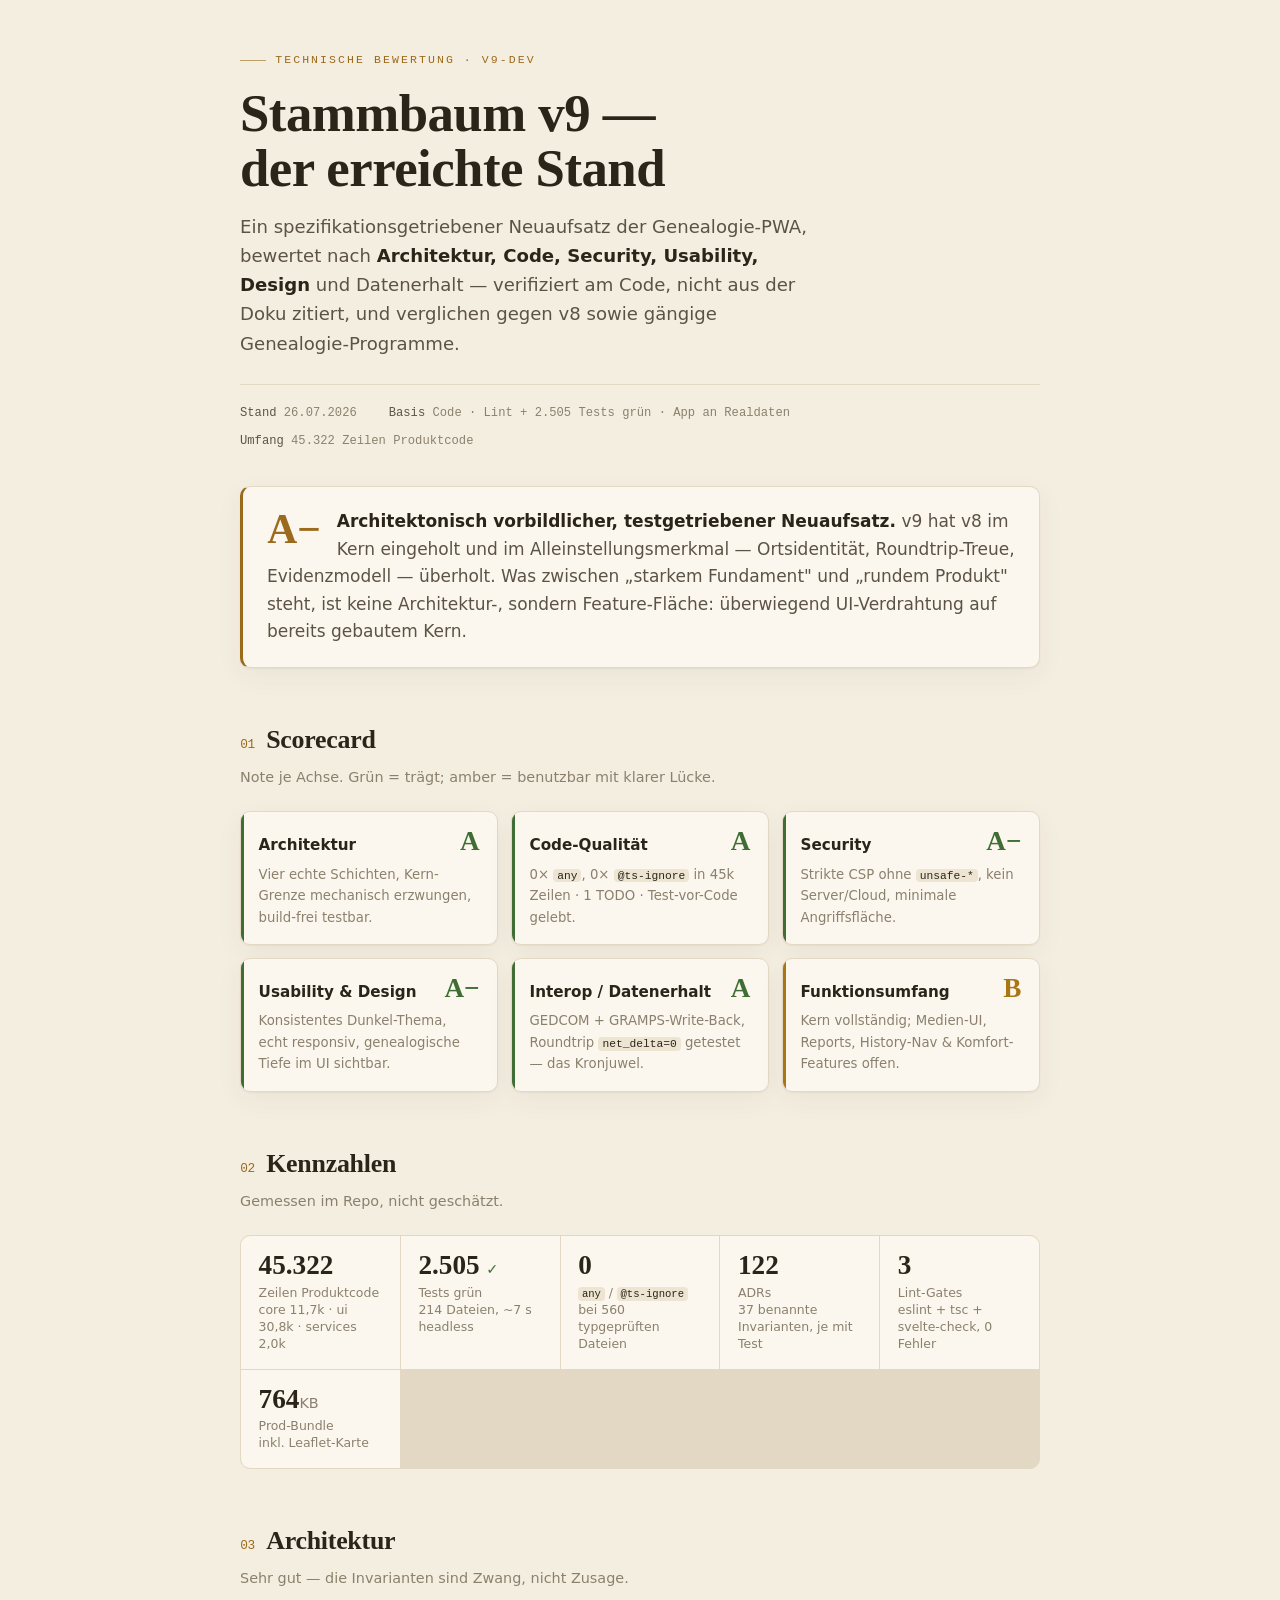
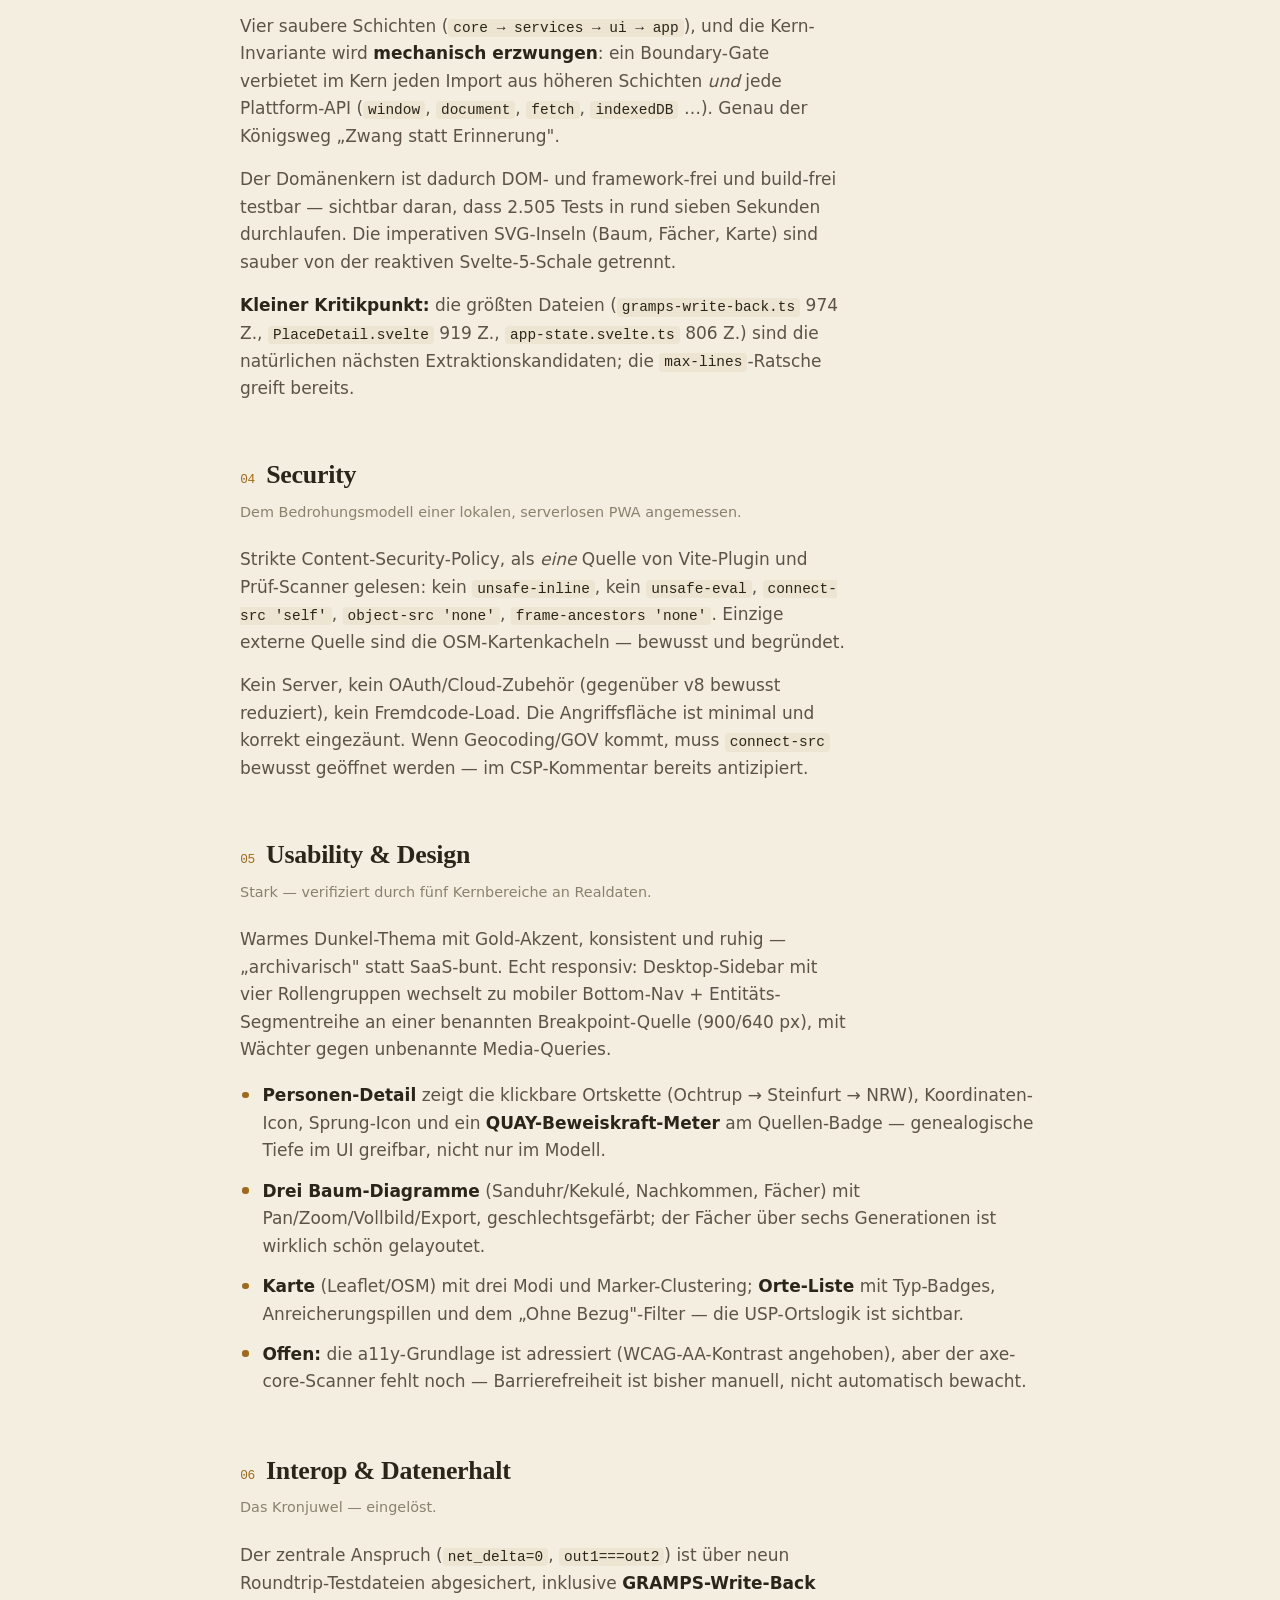
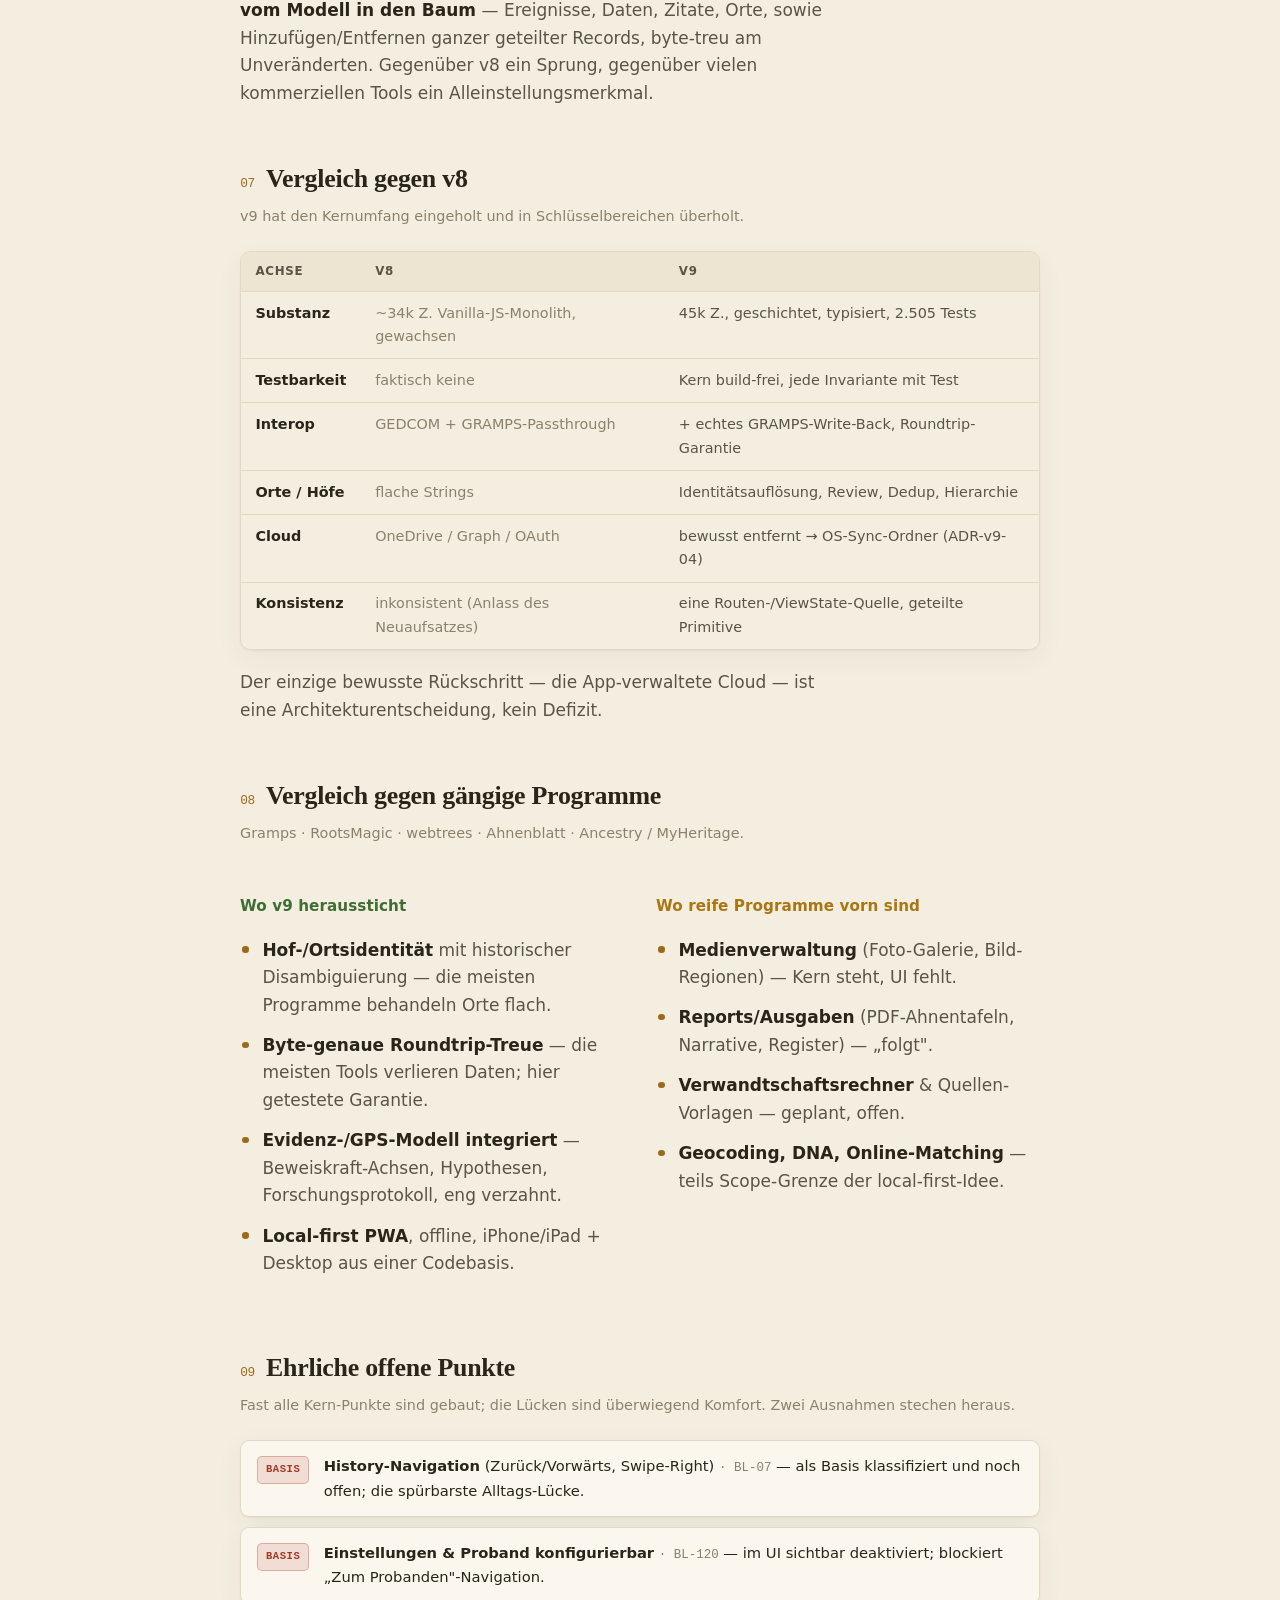
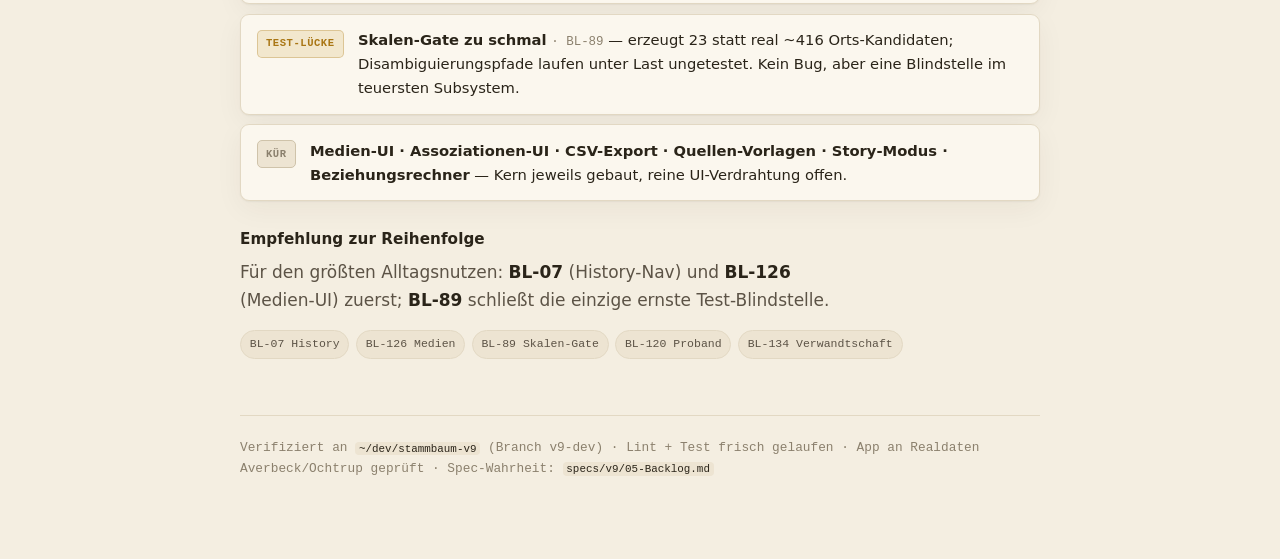
<file: docs/bewertung-v9.html>
<!doctype html>
<html lang="de">
<head>
<meta charset="utf-8">
<meta name="viewport" content="width=device-width, initial-scale=1">
<title>Stammbaum v9 — Bewertung des erreichten Stands</title>
<style>
  :root {
    --ground:#f4eee1; --surface:#fbf7ee; --surface-2:#ede4d2; --raise:#fffdf7;
    --ink:#2a2419; --ink-soft:#5c5346; --ink-faint:#8b806d;
    --line:#e2d8c3; --line-strong:#cfc3aa;
    --accent:#9c6a1c; --accent-soft:#c1934099;
    --good:#3f6d34; --warn:#a97614; --crit:#9d3a26;
    --good-bg:#e5edd9; --warn-bg:#f2e7cd; --crit-bg:#f2ddd4;
    --shadow:0 1px 2px rgba(60,45,20,.06), 0 8px 28px rgba(60,45,20,.05);
    --serif:"Hoefler Text","Iowan Old Style","Palatino Linotype",Palatino,Georgia,"Times New Roman",serif;
    --sans:system-ui,-apple-system,"Segoe UI",Roboto,"Helvetica Neue",sans-serif;
    --mono:"SF Mono","JetBrains Mono",ui-monospace,Menlo,Consolas,monospace;
  }
  @media (prefers-color-scheme:dark){
    :root{
      --ground:#15110c; --surface:#1d180f; --surface-2:#251f15; --raise:#221c12;
      --ink:#ede4d0; --ink-soft:#b6ab93; --ink-faint:#867b66;
      --line:#332b1f; --line-strong:#463c2b;
      --accent:#d9ac52; --accent-soft:#8a6a2e66;
      --good:#84b46b; --warn:#d7ac57; --crit:#dd7a5e;
      --good-bg:#20291a; --warn-bg:#2c2515; --crit-bg:#2e1d16;
      --shadow:0 1px 2px rgba(0,0,0,.4), 0 10px 30px rgba(0,0,0,.35);
    }
  }
  :root[data-theme="light"]{
    --ground:#f4eee1; --surface:#fbf7ee; --surface-2:#ede4d2; --raise:#fffdf7;
    --ink:#2a2419; --ink-soft:#5c5346; --ink-faint:#8b806d;
    --line:#e2d8c3; --line-strong:#cfc3aa;
    --accent:#9c6a1c; --accent-soft:#c1934099;
    --good:#3f6d34; --warn:#a97614; --crit:#9d3a26;
    --good-bg:#e5edd9; --warn-bg:#f2e7cd; --crit-bg:#f2ddd4;
    --shadow:0 1px 2px rgba(60,45,20,.06), 0 8px 28px rgba(60,45,20,.05);
  }
  :root[data-theme="dark"]{
    --ground:#15110c; --surface:#1d180f; --surface-2:#251f15; --raise:#221c12;
    --ink:#ede4d0; --ink-soft:#b6ab93; --ink-faint:#867b66;
    --line:#332b1f; --line-strong:#463c2b;
    --accent:#d9ac52; --accent-soft:#8a6a2e66;
    --good:#84b46b; --warn:#d7ac57; --crit:#dd7a5e;
    --good-bg:#20291a; --warn-bg:#2c2515; --crit-bg:#2e1d16;
    --shadow:0 1px 2px rgba(0,0,0,.4), 0 10px 30px rgba(0,0,0,.35);
  }

  *{box-sizing:border-box}
  body{margin:0}
  .page{
    background:var(--ground); color:var(--ink);
    font-family:var(--sans); line-height:1.62;
    font-size:17px; -webkit-font-smoothing:antialiased;
    padding:clamp(1.2rem,4vw,3.5rem) 1.2rem 5rem;
  }
  .wrap{max-width:50rem; margin:0 auto}
  .measure{max-width:38rem}

  /* ---- rhythm ---- */
  section{margin-top:3.2rem}
  p{margin:0 0 1rem; color:var(--ink-soft)}
  p strong{color:var(--ink); font-weight:600}
  a{color:var(--accent); text-underline-offset:2px}

  /* ---- masthead ---- */
  .eyebrow{
    font-family:var(--mono); font-size:.72rem; letter-spacing:.18em;
    text-transform:uppercase; color:var(--accent); margin:0 0 1rem;
    display:flex; gap:.6rem; align-items:center; flex-wrap:wrap;
  }
  .eyebrow::before{content:""; width:1.6rem; height:1px; background:var(--accent); opacity:.6}
  h1{
    font-family:var(--serif); font-weight:600; color:var(--ink);
    font-size:clamp(2.1rem,6vw,3.3rem); line-height:1.04; letter-spacing:-.01em;
    margin:0 0 1rem; text-wrap:balance;
  }
  .lede{font-size:1.13rem; color:var(--ink-soft); max-width:36rem; margin:0}
  .lede em{color:var(--ink); font-style:normal; font-weight:600}
  .meta{
    margin-top:1.6rem; padding-top:1.2rem; border-top:1px solid var(--line);
    display:flex; flex-wrap:wrap; gap:.5rem 2rem;
    font-family:var(--mono); font-size:.76rem; color:var(--ink-faint);
  }
  .meta b{color:var(--ink-soft); font-weight:500}

  h2{
    font-family:var(--serif); font-weight:600; color:var(--ink);
    font-size:1.62rem; letter-spacing:-.01em; margin:0 0 .3rem;
    display:flex; align-items:baseline; gap:.7rem; text-wrap:balance;
  }
  h2 .n{font-family:var(--mono); font-size:.8rem; color:var(--accent); font-weight:400}
  .sub{color:var(--ink-faint); font-size:.9rem; margin:0 0 1.4rem}
  h3{font-family:var(--sans); font-size:.95rem; font-weight:700; color:var(--ink);
     margin:1.6rem 0 .5rem; letter-spacing:.005em}

  /* ---- verdict banner ---- */
  .verdict{
    margin-top:2.2rem; background:var(--surface); border:1px solid var(--line);
    border-left:3px solid var(--accent); border-radius:10px;
    padding:1.3rem 1.5rem; box-shadow:var(--shadow);
  }
  .verdict .grade{
    font-family:var(--serif); font-size:2.6rem; font-weight:600; color:var(--accent);
    line-height:1; float:left; margin:.1rem 1rem .2rem 0;
  }
  .verdict p{margin:0; color:var(--ink-soft)}
  .verdict p strong{color:var(--ink)}

  /* ---- scorecard ---- */
  .scores{
    display:grid; grid-template-columns:repeat(auto-fit,minmax(15rem,1fr));
    gap:.8rem; margin-top:1.4rem;
  }
  .score{
    background:var(--surface); border:1px solid var(--line); border-radius:10px;
    padding:1rem 1.1rem; box-shadow:var(--shadow); position:relative; overflow:hidden;
  }
  .score::before{content:""; position:absolute; left:0; top:0; bottom:0; width:3px; background:var(--bar,var(--accent))}
  .score .top{display:flex; justify-content:space-between; align-items:baseline; gap:.5rem}
  .score .axis{font-weight:700; font-size:.95rem; color:var(--ink)}
  .score .g{font-family:var(--serif); font-size:1.7rem; font-weight:600; color:var(--bar,var(--accent)); line-height:1}
  .score .note{font-size:.83rem; color:var(--ink-faint); margin:.35rem 0 0}
  .g-a{--bar:var(--good)} .g-b{--bar:var(--warn)}

  /* ---- stat strip ---- */
  .stats{
    display:grid; grid-template-columns:repeat(auto-fit,minmax(9rem,1fr));
    gap:1px; background:var(--line); border:1px solid var(--line);
    border-radius:10px; overflow:hidden; margin-top:1.4rem;
  }
  .stat{background:var(--surface); padding:1rem 1.1rem}
  .stat .v{font-family:var(--serif); font-size:1.7rem; font-weight:600; color:var(--ink);
    line-height:1; font-variant-numeric:tabular-nums}
  .stat .v .u{font-size:.9rem; color:var(--ink-faint); font-family:var(--sans); font-weight:500}
  .stat .k{font-size:.78rem; color:var(--ink-faint); margin-top:.35rem; line-height:1.35}
  .stat .v .ok{color:var(--good)}

  /* ---- tables ---- */
  .tablewrap{overflow-x:auto; margin:1.2rem 0; border:1px solid var(--line);
    border-radius:10px; box-shadow:var(--shadow)}
  table{border-collapse:collapse; width:100%; font-size:.9rem; min-width:32rem}
  caption{text-align:left; font-size:.8rem; color:var(--ink-faint); padding:.6rem .9rem 0; caption-side:top}
  th,td{text-align:left; padding:.62rem .9rem; border-bottom:1px solid var(--line); vertical-align:top}
  thead th{background:var(--surface-2); font-size:.74rem; text-transform:uppercase;
    letter-spacing:.06em; color:var(--ink-soft); font-weight:700}
  tbody tr:last-child td{border-bottom:none}
  td:first-child{color:var(--ink); font-weight:600; white-space:nowrap}
  .col-v8 td, .col-v8 th{color:var(--ink-faint)}
  table.cmp td:nth-child(2){color:var(--ink-faint)}
  table.cmp td:nth-child(3){color:var(--ink-soft)}

  /* ---- lists ---- */
  ul.plain{list-style:none; padding:0; margin:1rem 0}
  ul.plain li{position:relative; padding:.15rem 0 .15rem 1.4rem; color:var(--ink-soft); margin-bottom:.5rem}
  ul.plain li::before{content:""; position:absolute; left:.15rem; top:.75rem;
    width:.4rem; height:.4rem; border-radius:50%; background:var(--accent)}
  ul.plain li strong{color:var(--ink); font-weight:600}
  .two-col{display:grid; grid-template-columns:1fr; gap:0 2rem}
  @media(min-width:40rem){.two-col{grid-template-columns:1fr 1fr}}

  /* ---- gap rows ---- */
  .gaps{display:flex; flex-direction:column; gap:.6rem; margin-top:1.2rem}
  .gap{
    display:grid; grid-template-columns:auto 1fr; gap:.9rem; align-items:start;
    background:var(--surface); border:1px solid var(--line); border-radius:9px;
    padding:.85rem 1rem; box-shadow:var(--shadow);
  }
  .chip{
    font-family:var(--mono); font-size:.66rem; letter-spacing:.05em; text-transform:uppercase;
    padding:.28rem .5rem; border-radius:5px; white-space:nowrap; font-weight:600;
    align-self:start; margin-top:.1rem;
  }
  .chip.basis{background:var(--crit-bg); color:var(--crit); border:1px solid color-mix(in srgb,var(--crit) 30%,transparent)}
  .chip.test{background:var(--warn-bg); color:var(--warn); border:1px solid color-mix(in srgb,var(--warn) 30%,transparent)}
  .chip.kuer{background:var(--surface-2); color:var(--ink-faint); border:1px solid var(--line-strong)}
  .gap .body{font-size:.92rem}
  .gap .body b{color:var(--ink)}
  .gap .body .id{font-family:var(--mono); font-size:.78rem; color:var(--ink-faint)}

  code{font-family:var(--mono); font-size:.85em; background:var(--surface-2);
    padding:.08em .35em; border-radius:4px; color:var(--ink)}

  .pillrow{display:flex; flex-wrap:wrap; gap:.4rem; margin:.4rem 0 0}
  .pill{font-family:var(--mono); font-size:.72rem; padding:.25rem .55rem; border-radius:20px;
    background:var(--surface-2); border:1px solid var(--line); color:var(--ink-soft)}

  footer{margin-top:3.5rem; padding-top:1.4rem; border-top:1px solid var(--line);
    font-size:.8rem; color:var(--ink-faint); font-family:var(--mono)}

  @media (prefers-reduced-motion:no-preference){
    .reveal{animation:rise .6s cubic-bezier(.2,.7,.2,1) both}
    @keyframes rise{from{opacity:0; transform:translateY(10px)} to{opacity:1; transform:none}}
  }
</style>
</head>
<body>

<div class="page">
<div class="wrap">

  <header class="reveal">
    <p class="eyebrow">Technische Bewertung · v9-dev</p>
    <h1>Stammbaum v9 — der erreichte Stand</h1>
    <p class="lede">Ein spezifikationsgetriebener Neuaufsatz der Genealogie-PWA, bewertet nach <em>Architektur, Code, Security, Usability, Design</em> und Datenerhalt — verifiziert am Code, nicht aus der Doku zitiert, und verglichen gegen v8 sowie gängige Genealogie-Programme.</p>
    <div class="meta">
      <span><b>Stand</b> 26.07.2026</span>
      <span><b>Basis</b> Code · Lint + 2.505 Tests grün · App an Realdaten</span>
      <span><b>Umfang</b> 45.322 Zeilen Produktcode</span>
    </div>
  </header>

  <div class="verdict reveal">
    <div class="grade">A−</div>
    <p><strong>Architektonisch vorbildlicher, testgetriebener Neuaufsatz.</strong> v9 hat v8 im Kern eingeholt und im Alleinstellungsmerkmal — Ortsidentität, Roundtrip-Treue, Evidenzmodell — überholt. Was zwischen „starkem Fundament" und „rundem Produkt" steht, ist keine Architektur-, sondern Feature-Fläche: überwiegend UI-Verdrahtung auf bereits gebautem Kern.</p>
  </div>

  <!-- SCORECARD -->
  <section class="reveal">
    <h2><span class="n">01</span>Scorecard</h2>
    <p class="sub">Note je Achse. Grün = trägt; amber = benutzbar mit klarer Lücke.</p>
    <div class="scores">
      <div class="score g-a"><div class="top"><span class="axis">Architektur</span><span class="g">A</span></div>
        <p class="note">Vier echte Schichten, Kern-Grenze mechanisch erzwungen, build-frei testbar.</p></div>
      <div class="score g-a"><div class="top"><span class="axis">Code-Qualität</span><span class="g">A</span></div>
        <p class="note">0× <code>any</code>, 0× <code>@ts-ignore</code> in 45k Zeilen · 1 TODO · Test-vor-Code gelebt.</p></div>
      <div class="score g-a"><div class="top"><span class="axis">Security</span><span class="g">A−</span></div>
        <p class="note">Strikte CSP ohne <code>unsafe-*</code>, kein Server/Cloud, minimale Angriffsfläche.</p></div>
      <div class="score g-a"><div class="top"><span class="axis">Usability &amp; Design</span><span class="g">A−</span></div>
        <p class="note">Konsistentes Dunkel-Thema, echt responsiv, genealogische Tiefe im UI sichtbar.</p></div>
      <div class="score g-a"><div class="top"><span class="axis">Interop / Datenerhalt</span><span class="g">A</span></div>
        <p class="note">GEDCOM + GRAMPS-Write-Back, Roundtrip <code>net_delta=0</code> getestet — das Kronjuwel.</p></div>
      <div class="score g-b"><div class="top"><span class="axis">Funktionsumfang</span><span class="g">B</span></div>
        <p class="note">Kern vollständig; Medien-UI, Reports, History-Nav &amp; Komfort-Features offen.</p></div>
    </div>
  </section>

  <!-- KENNZAHLEN -->
  <section class="reveal">
    <h2><span class="n">02</span>Kennzahlen</h2>
    <p class="sub">Gemessen im Repo, nicht geschätzt.</p>
    <div class="stats">
      <div class="stat"><div class="v">45.322</div><div class="k">Zeilen Produktcode<br>core 11,7k · ui 30,8k · services 2,0k</div></div>
      <div class="stat"><div class="v">2.505 <span class="u ok">✓</span></div><div class="k">Tests grün<br>214 Dateien, ~7 s headless</div></div>
      <div class="stat"><div class="v">0</div><div class="k"><code>any</code> / <code>@ts-ignore</code><br>bei 560 typgeprüften Dateien</div></div>
      <div class="stat"><div class="v">122</div><div class="k">ADRs<br>37 benannte Invarianten, je mit Test</div></div>
      <div class="stat"><div class="v">3</div><div class="k">Lint-Gates<br>eslint + tsc + svelte-check, 0 Fehler</div></div>
      <div class="stat"><div class="v">764<span class="u">KB</span></div><div class="k">Prod-Bundle<br>inkl. Leaflet-Karte</div></div>
    </div>
  </section>

  <!-- ARCHITEKTUR -->
  <section class="reveal">
    <h2><span class="n">03</span>Architektur</h2>
    <p class="sub">Sehr gut — die Invarianten sind Zwang, nicht Zusage.</p>
    <div class="measure">
      <p>Vier saubere Schichten (<code>core → services → ui → app</code>), und die Kern-Invariante wird <strong>mechanisch erzwungen</strong>: ein Boundary-Gate verbietet im Kern jeden Import aus höheren Schichten <em>und</em> jede Plattform-API (<code>window</code>, <code>document</code>, <code>fetch</code>, <code>indexedDB</code> …). Genau der Königsweg „Zwang statt Erinnerung".</p>
      <p>Der Domänenkern ist dadurch DOM- und framework-frei und build-frei testbar — sichtbar daran, dass 2.505 Tests in rund sieben Sekunden durchlaufen. Die imperativen SVG-Inseln (Baum, Fächer, Karte) sind sauber von der reaktiven Svelte-5-Schale getrennt.</p>
      <p><strong>Kleiner Kritikpunkt:</strong> die größten Dateien (<code>gramps-write-back.ts</code> 974 Z., <code>PlaceDetail.svelte</code> 919 Z., <code>app-state.svelte.ts</code> 806 Z.) sind die natürlichen nächsten Extraktionskandidaten; die <code>max-lines</code>-Ratsche greift bereits.</p>
    </div>
  </section>

  <!-- SECURITY -->
  <section class="reveal">
    <h2><span class="n">04</span>Security</h2>
    <p class="sub">Dem Bedrohungsmodell einer lokalen, serverlosen PWA angemessen.</p>
    <div class="measure">
      <p>Strikte Content-Security-Policy, als <em>eine</em> Quelle von Vite-Plugin und Prüf-Scanner gelesen: kein <code>unsafe-inline</code>, kein <code>unsafe-eval</code>, <code>connect-src 'self'</code>, <code>object-src 'none'</code>, <code>frame-ancestors 'none'</code>. Einzige externe Quelle sind die OSM-Kartenkacheln — bewusst und begründet.</p>
      <p>Kein Server, kein OAuth/Cloud-Zubehör (gegenüber v8 bewusst reduziert), kein Fremdcode-Load. Die Angriffsfläche ist minimal und korrekt eingezäunt. Wenn Geocoding/GOV kommt, muss <code>connect-src</code> bewusst geöffnet werden — im CSP-Kommentar bereits antizipiert.</p>
    </div>
  </section>

  <!-- USABILITY -->
  <section class="reveal">
    <h2><span class="n">05</span>Usability &amp; Design</h2>
    <p class="sub">Stark — verifiziert durch fünf Kernbereiche an Realdaten.</p>
    <div class="measure">
      <p>Warmes Dunkel-Thema mit Gold-Akzent, konsistent und ruhig — „archivarisch" statt SaaS-bunt. Echt responsiv: Desktop-Sidebar mit vier Rollengruppen wechselt zu mobiler Bottom-Nav + Entitäts-Segmentreihe an einer benannten Breakpoint-Quelle (900/640 px), mit Wächter gegen unbenannte Media-Queries.</p>
    </div>
    <ul class="plain">
      <li><strong>Personen-Detail</strong> zeigt die klickbare Ortskette (Ochtrup → Steinfurt → NRW), Koordinaten-Icon, Sprung-Icon und ein <strong>QUAY-Beweiskraft-Meter</strong> am Quellen-Badge — genealogische Tiefe im UI greifbar, nicht nur im Modell.</li>
      <li><strong>Drei Baum-Diagramme</strong> (Sanduhr/Kekulé, Nachkommen, Fächer) mit Pan/Zoom/Vollbild/Export, geschlechtsgefärbt; der Fächer über sechs Generationen ist wirklich schön gelayoutet.</li>
      <li><strong>Karte</strong> (Leaflet/OSM) mit drei Modi und Marker-Clustering; <strong>Orte-Liste</strong> mit Typ-Badges, Anreicherungspillen und dem „Ohne Bezug"-Filter — die USP-Ortslogik ist sichtbar.</li>
      <li><strong>Offen:</strong> die a11y-Grundlage ist adressiert (WCAG-AA-Kontrast angehoben), aber der axe-core-Scanner fehlt noch — Barrierefreiheit ist bisher manuell, nicht automatisch bewacht.</li>
    </ul>
  </section>

  <!-- INTEROP -->
  <section class="reveal">
    <h2><span class="n">06</span>Interop &amp; Datenerhalt</h2>
    <p class="sub">Das Kronjuwel — eingelöst.</p>
    <div class="measure">
      <p>Der zentrale Anspruch (<code>net_delta=0</code>, <code>out1===out2</code>) ist über neun Roundtrip-Testdateien abgesichert, inklusive <strong>GRAMPS-Write-Back vom Modell in den Baum</strong> — Ereignisse, Daten, Zitate, Orte, sowie Hinzufügen/Entfernen ganzer geteilter Records, byte-treu am Unveränderten. Gegenüber v8 ein Sprung, gegenüber vielen kommerziellen Tools ein Alleinstellungsmerkmal.</p>
    </div>
  </section>

  <!-- VERGLEICH v8 -->
  <section class="reveal">
    <h2><span class="n">07</span>Vergleich gegen v8</h2>
    <p class="sub">v9 hat den Kernumfang eingeholt und in Schlüsselbereichen überholt.</p>
    <div class="tablewrap">
      <table class="cmp">
        <thead><tr><th>Achse</th><th>v8</th><th>v9</th></tr></thead>
        <tbody>
          <tr><td>Substanz</td><td>~34k Z. Vanilla-JS-Monolith, gewachsen</td><td>45k Z., geschichtet, typisiert, 2.505 Tests</td></tr>
          <tr><td>Testbarkeit</td><td>faktisch keine</td><td>Kern build-frei, jede Invariante mit Test</td></tr>
          <tr><td>Interop</td><td>GEDCOM + GRAMPS-Passthrough</td><td>+ echtes GRAMPS-Write-Back, Roundtrip-Garantie</td></tr>
          <tr><td>Orte / Höfe</td><td>flache Strings</td><td>Identitätsauflösung, Review, Dedup, Hierarchie</td></tr>
          <tr><td>Cloud</td><td>OneDrive / Graph / OAuth</td><td>bewusst entfernt → OS-Sync-Ordner (ADR-v9-04)</td></tr>
          <tr><td>Konsistenz</td><td>inkonsistent (Anlass des Neuaufsatzes)</td><td>eine Routen-/ViewState-Quelle, geteilte Primitive</td></tr>
        </tbody>
      </table>
    </div>
    <p class="measure">Der einzige bewusste Rückschritt — die App-verwaltete Cloud — ist eine Architekturentscheidung, kein Defizit.</p>
  </section>

  <!-- VERGLEICH PROGRAMME -->
  <section class="reveal">
    <h2><span class="n">08</span>Vergleich gegen gängige Programme</h2>
    <p class="sub">Gramps · RootsMagic · webtrees · Ahnenblatt · Ancestry / MyHeritage.</p>
    <div class="two-col">
      <div>
        <h3 style="color:var(--good)">Wo v9 heraussticht</h3>
        <ul class="plain">
          <li><strong>Hof-/Ortsidentität</strong> mit historischer Disambiguierung — die meisten Programme behandeln Orte flach.</li>
          <li><strong>Byte-genaue Roundtrip-Treue</strong> — die meisten Tools verlieren Daten; hier getestete Garantie.</li>
          <li><strong>Evidenz-/GPS-Modell integriert</strong> — Beweiskraft-Achsen, Hypothesen, Forschungsprotokoll, eng verzahnt.</li>
          <li><strong>Local-first PWA</strong>, offline, iPhone/iPad + Desktop aus einer Codebasis.</li>
        </ul>
      </div>
      <div>
        <h3 style="color:var(--warn)">Wo reife Programme vorn sind</h3>
        <ul class="plain">
          <li><strong>Medienverwaltung</strong> (Foto-Galerie, Bild-Regionen) — Kern steht, UI fehlt.</li>
          <li><strong>Reports/Ausgaben</strong> (PDF-Ahnentafeln, Narrative, Register) — „folgt".</li>
          <li><strong>Verwandtschaftsrechner</strong> &amp; Quellen-Vorlagen — geplant, offen.</li>
          <li><strong>Geocoding, DNA, Online-Matching</strong> — teils Scope-Grenze der local-first-Idee.</li>
        </ul>
      </div>
    </div>
  </section>

  <!-- OFFENE PUNKTE -->
  <section class="reveal">
    <h2><span class="n">09</span>Ehrliche offene Punkte</h2>
    <p class="sub">Fast alle Kern-Punkte sind gebaut; die Lücken sind überwiegend Komfort. Zwei Ausnahmen stechen heraus.</p>
    <div class="gaps">
      <div class="gap"><span class="chip basis">basis</span><div class="body"><b>History-Navigation</b> (Zurück/Vorwärts, Swipe-Right) <span class="id">· BL-07</span> — als Basis klassifiziert und noch offen; die spürbarste Alltags-Lücke.</div></div>
      <div class="gap"><span class="chip basis">basis</span><div class="body"><b>Einstellungen &amp; Proband konfigurierbar</b> <span class="id">· BL-120</span> — im UI sichtbar deaktiviert; blockiert „Zum Probanden"-Navigation.</div></div>
      <div class="gap"><span class="chip test">test-lücke</span><div class="body"><b>Skalen-Gate zu schmal</b> <span class="id">· BL-89</span> — erzeugt 23 statt real ~416 Orts-Kandidaten; Disambiguierungspfade laufen unter Last ungetestet. Kein Bug, aber eine Blindstelle im teuersten Subsystem.</div></div>
      <div class="gap"><span class="chip kuer">kür</span><div class="body"><b>Medien-UI · Assoziationen-UI · CSV-Export · Quellen-Vorlagen · Story-Modus · Beziehungsrechner</b> — Kern jeweils gebaut, reine UI-Verdrahtung offen.</div></div>
    </div>
    <h3>Empfehlung zur Reihenfolge</h3>
    <p class="measure">Für den größten Alltagsnutzen: <strong>BL-07</strong> (History-Nav) und <strong>BL-126</strong> (Medien-UI) zuerst; <strong>BL-89</strong> schließt die einzige ernste Test-Blindstelle.</p>
    <div class="pillrow">
      <span class="pill">BL-07 History</span>
      <span class="pill">BL-126 Medien</span>
      <span class="pill">BL-89 Skalen-Gate</span>
      <span class="pill">BL-120 Proband</span>
      <span class="pill">BL-134 Verwandtschaft</span>
    </div>
  </section>

  <footer>
    Verifiziert an <code>~/dev/stammbaum-v9</code> (Branch v9-dev) · Lint + Test frisch gelaufen · App an Realdaten Averbeck/Ochtrup geprüft · Spec-Wahrheit: <code>specs/v9/05-Backlog.md</code>
  </footer>

</div>
</div>

</body>
</html>
</file>
<file: fonts/fonts.css>
/* Playfair Display — lokal (latin-ext + latin) */
@font-face {
  font-family: 'Playfair Display';
  font-style: normal;
  font-weight: 400 700;
  font-display: swap;
  src: url('playfair-display-normal-latin-ext.woff2') format('woff2');
  unicode-range: U+0100-02BA, U+02BD-02C5, U+02C7-02CC, U+02CE-02D7, U+02DD-02FF, U+0304, U+0308, U+0329, U+1D00-1DBF, U+1E00-1E9F, U+1EF2-1EFF, U+2020, U+20A0-20AB, U+20AD-20C0, U+2113, U+2C60-2C7F, U+A720-A7FF;
}
@font-face {
  font-family: 'Playfair Display';
  font-style: normal;
  font-weight: 400 700;
  font-display: swap;
  src: url('playfair-display-normal-latin.woff2') format('woff2');
  unicode-range: U+0000-00FF, U+0131, U+0152-0153, U+02BB-02BC, U+02C6, U+02DA, U+02DC, U+0304, U+0308, U+0329, U+2000-206F, U+20AC, U+2122, U+2191, U+2193, U+2212, U+2215, U+FEFF, U+FFFD;
}
@font-face {
  font-family: 'Playfair Display';
  font-style: italic;
  font-weight: 400;
  font-display: swap;
  src: url('playfair-display-italic-latin-ext.woff2') format('woff2');
  unicode-range: U+0100-02BA, U+02BD-02C5, U+02C7-02CC, U+02CE-02D7, U+02DD-02FF, U+0304, U+0308, U+0329, U+1D00-1DBF, U+1E00-1E9F, U+1EF2-1EFF, U+2020, U+20A0-20AB, U+20AD-20C0, U+2113, U+2C60-2C7F, U+A720-A7FF;
}
@font-face {
  font-family: 'Playfair Display';
  font-style: italic;
  font-weight: 400;
  font-display: swap;
  src: url('playfair-display-italic-latin.woff2') format('woff2');
  unicode-range: U+0000-00FF, U+0131, U+0152-0153, U+02BB-02BC, U+02C6, U+02DA, U+02DC, U+0304, U+0308, U+0329, U+2000-206F, U+20AC, U+2122, U+2191, U+2193, U+2212, U+2215, U+FEFF, U+FFFD;
}

/* Source Serif 4 — lokal (latin-ext + latin) */
@font-face {
  font-family: 'Source Serif 4';
  font-style: normal;
  font-weight: 300 600;
  font-display: swap;
  src: url('source-serif-4-normal-latin-ext.woff2') format('woff2');
  unicode-range: U+0100-02BA, U+02BD-02C5, U+02C7-02CC, U+02CE-02D7, U+02DD-02FF, U+0304, U+0308, U+0329, U+1D00-1DBF, U+1E00-1E9F, U+1EF2-1EFF, U+2020, U+20A0-20AB, U+20AD-20C0, U+2113, U+2C60-2C7F, U+A720-A7FF;
}
@font-face {
  font-family: 'Source Serif 4';
  font-style: normal;
  font-weight: 300 600;
  font-display: swap;
  src: url('source-serif-4-normal-latin.woff2') format('woff2');
  unicode-range: U+0000-00FF, U+0131, U+0152-0153, U+02BB-02BC, U+02C6, U+02DA, U+02DC, U+0304, U+0308, U+0329, U+2000-206F, U+20AC, U+2122, U+2191, U+2193, U+2212, U+2215, U+FEFF, U+FFFD;
}
@font-face {
  font-family: 'Source Serif 4';
  font-style: italic;
  font-weight: 300 400;
  font-display: swap;
  src: url('source-serif-4-italic-latin-ext.woff2') format('woff2');
  unicode-range: U+0100-02BA, U+02BD-02C5, U+02C7-02CC, U+02CE-02D7, U+02DD-02FF, U+0304, U+0308, U+0329, U+1D00-1DBF, U+1E00-1E9F, U+1EF2-1EFF, U+2020, U+20A0-20AB, U+20AD-20C0, U+2113, U+2C60-2C7F, U+A720-A7FF;
}
@font-face {
  font-family: 'Source Serif 4';
  font-style: italic;
  font-weight: 300 400;
  font-display: swap;
  src: url('source-serif-4-italic-latin.woff2') format('woff2');
  unicode-range: U+0000-00FF, U+0131, U+0152-0153, U+02BB-02BC, U+02C6, U+02DA, U+02DC, U+0304, U+0308, U+0329, U+2000-206F, U+20AC, U+2122, U+2191, U+2193, U+2212, U+2215, U+FEFF, U+FFFD;
}
</file>
<file: leaflet.css>
/* required styles */

.leaflet-pane,
.leaflet-tile,
.leaflet-marker-icon,
.leaflet-marker-shadow,
.leaflet-tile-container,
.leaflet-pane > svg,
.leaflet-pane > canvas,
.leaflet-zoom-box,
.leaflet-image-layer,
.leaflet-layer {
	position: absolute;
	left: 0;
	top: 0;
	}
.leaflet-container {
	overflow: hidden;
	}
.leaflet-tile,
.leaflet-marker-icon,
.leaflet-marker-shadow {
	-webkit-user-select: none;
	   -moz-user-select: none;
	        user-select: none;
	  -webkit-user-drag: none;
	}
/* Prevents IE11 from highlighting tiles in blue */
.leaflet-tile::selection {
	background: transparent;
}
/* Safari renders non-retina tile on retina better with this, but Chrome is worse */
.leaflet-safari .leaflet-tile {
	image-rendering: -webkit-optimize-contrast;
	}
/* hack that prevents hw layers "stretching" when loading new tiles */
.leaflet-safari .leaflet-tile-container {
	width: 1600px;
	height: 1600px;
	-webkit-transform-origin: 0 0;
	}
.leaflet-marker-icon,
.leaflet-marker-shadow {
	display: block;
	}
/* .leaflet-container svg: reset svg max-width decleration shipped in Joomla! (joomla.org) 3.x */
/* .leaflet-container img: map is broken in FF if you have max-width: 100% on tiles */
.leaflet-container .leaflet-overlay-pane svg {
	max-width: none !important;
	max-height: none !important;
	}
.leaflet-container .leaflet-marker-pane img,
.leaflet-container .leaflet-shadow-pane img,
.leaflet-container .leaflet-tile-pane img,
.leaflet-container img.leaflet-image-layer,
.leaflet-container .leaflet-tile {
	max-width: none !important;
	max-height: none !important;
	width: auto;
	padding: 0;
	}

.leaflet-container img.leaflet-tile {
	/* See: https://bugs.chromium.org/p/chromium/issues/detail?id=600120 */
	mix-blend-mode: plus-lighter;
}

.leaflet-container.leaflet-touch-zoom {
	-ms-touch-action: pan-x pan-y;
	touch-action: pan-x pan-y;
	}
.leaflet-container.leaflet-touch-drag {
	-ms-touch-action: pinch-zoom;
	/* Fallback for FF which doesn't support pinch-zoom */
	touch-action: none;
	touch-action: pinch-zoom;
}
.leaflet-container.leaflet-touch-drag.leaflet-touch-zoom {
	-ms-touch-action: none;
	touch-action: none;
}
.leaflet-container {
	-webkit-tap-highlight-color: transparent;
}
.leaflet-container a {
	-webkit-tap-highlight-color: rgba(51, 181, 229, 0.4);
}
.leaflet-tile {
	filter: inherit;
	visibility: hidden;
	}
.leaflet-tile-loaded {
	visibility: inherit;
	}
.leaflet-zoom-box {
	width: 0;
	height: 0;
	-moz-box-sizing: border-box;
	     box-sizing: border-box;
	z-index: 800;
	}
/* workaround for https://bugzilla.mozilla.org/show_bug.cgi?id=888319 */
.leaflet-overlay-pane svg {
	-moz-user-select: none;
	}

.leaflet-pane         { z-index: 400; }

.leaflet-tile-pane    { z-index: 200; }
.leaflet-overlay-pane { z-index: 400; }
.leaflet-shadow-pane  { z-index: 500; }
.leaflet-marker-pane  { z-index: 600; }
.leaflet-tooltip-pane   { z-index: 650; }
.leaflet-popup-pane   { z-index: 700; }

.leaflet-map-pane canvas { z-index: 100; }
.leaflet-map-pane svg    { z-index: 200; }

.leaflet-vml-shape {
	width: 1px;
	height: 1px;
	}
.lvml {
	behavior: url(#default#VML);
	display: inline-block;
	position: absolute;
	}


/* control positioning */

.leaflet-control {
	position: relative;
	z-index: 800;
	pointer-events: visiblePainted; /* IE 9-10 doesn't have auto */
	pointer-events: auto;
	}
.leaflet-top,
.leaflet-bottom {
	position: absolute;
	z-index: 1000;
	pointer-events: none;
	}
.leaflet-top {
	top: 0;
	}
.leaflet-right {
	right: 0;
	}
.leaflet-bottom {
	bottom: 0;
	}
.leaflet-left {
	left: 0;
	}
.leaflet-control {
	float: left;
	clear: both;
	}
.leaflet-right .leaflet-control {
	float: right;
	}
.leaflet-top .leaflet-control {
	margin-top: 10px;
	}
.leaflet-bottom .leaflet-control {
	margin-bottom: 10px;
	}
.leaflet-left .leaflet-control {
	margin-left: 10px;
	}
.leaflet-right .leaflet-control {
	margin-right: 10px;
	}


/* zoom and fade animations */

.leaflet-fade-anim .leaflet-popup {
	opacity: 0;
	-webkit-transition: opacity 0.2s linear;
	   -moz-transition: opacity 0.2s linear;
	        transition: opacity 0.2s linear;
	}
.leaflet-fade-anim .leaflet-map-pane .leaflet-popup {
	opacity: 1;
	}
.leaflet-zoom-animated {
	-webkit-transform-origin: 0 0;
	    -ms-transform-origin: 0 0;
	        transform-origin: 0 0;
	}
svg.leaflet-zoom-animated {
	will-change: transform;
}

.leaflet-zoom-anim .leaflet-zoom-animated {
	-webkit-transition: -webkit-transform 0.25s cubic-bezier(0,0,0.25,1);
	   -moz-transition:    -moz-transform 0.25s cubic-bezier(0,0,0.25,1);
	        transition:         transform 0.25s cubic-bezier(0,0,0.25,1);
	}
.leaflet-zoom-anim .leaflet-tile,
.leaflet-pan-anim .leaflet-tile {
	-webkit-transition: none;
	   -moz-transition: none;
	        transition: none;
	}

.leaflet-zoom-anim .leaflet-zoom-hide {
	visibility: hidden;
	}


/* cursors */

.leaflet-interactive {
	cursor: pointer;
	}
.leaflet-grab {
	cursor: -webkit-grab;
	cursor:    -moz-grab;
	cursor:         grab;
	}
.leaflet-crosshair,
.leaflet-crosshair .leaflet-interactive {
	cursor: crosshair;
	}
.leaflet-popup-pane,
.leaflet-control {
	cursor: auto;
	}
.leaflet-dragging .leaflet-grab,
.leaflet-dragging .leaflet-grab .leaflet-interactive,
.leaflet-dragging .leaflet-marker-draggable {
	cursor: move;
	cursor: -webkit-grabbing;
	cursor:    -moz-grabbing;
	cursor:         grabbing;
	}

/* marker & overlays interactivity */
.leaflet-marker-icon,
.leaflet-marker-shadow,
.leaflet-image-layer,
.leaflet-pane > svg path,
.leaflet-tile-container {
	pointer-events: none;
	}

.leaflet-marker-icon.leaflet-interactive,
.leaflet-image-layer.leaflet-interactive,
.leaflet-pane > svg path.leaflet-interactive,
svg.leaflet-image-layer.leaflet-interactive path {
	pointer-events: visiblePainted; /* IE 9-10 doesn't have auto */
	pointer-events: auto;
	}

/* visual tweaks */

.leaflet-container {
	background: #ddd;
	outline-offset: 1px;
	}
.leaflet-container a {
	color: #0078A8;
	}
.leaflet-zoom-box {
	border: 2px dotted #38f;
	background: rgba(255,255,255,0.5);
	}


/* general typography */
.leaflet-container {
	font-family: "Helvetica Neue", Arial, Helvetica, sans-serif;
	font-size: 12px;
	font-size: 0.75rem;
	line-height: 1.5;
	}


/* general toolbar styles */

.leaflet-bar {
	box-shadow: 0 1px 5px rgba(0,0,0,0.65);
	border-radius: 4px;
	}
.leaflet-bar a {
	background-color: #fff;
	border-bottom: 1px solid #ccc;
	width: 26px;
	height: 26px;
	line-height: 26px;
	display: block;
	text-align: center;
	text-decoration: none;
	color: black;
	}
.leaflet-bar a,
.leaflet-control-layers-toggle {
	background-position: 50% 50%;
	background-repeat: no-repeat;
	display: block;
	}
.leaflet-bar a:hover,
.leaflet-bar a:focus {
	background-color: #f4f4f4;
	}
.leaflet-bar a:first-child {
	border-top-left-radius: 4px;
	border-top-right-radius: 4px;
	}
.leaflet-bar a:last-child {
	border-bottom-left-radius: 4px;
	border-bottom-right-radius: 4px;
	border-bottom: none;
	}
.leaflet-bar a.leaflet-disabled {
	cursor: default;
	background-color: #f4f4f4;
	color: #bbb;
	}

.leaflet-touch .leaflet-bar a {
	width: 30px;
	height: 30px;
	line-height: 30px;
	}
.leaflet-touch .leaflet-bar a:first-child {
	border-top-left-radius: 2px;
	border-top-right-radius: 2px;
	}
.leaflet-touch .leaflet-bar a:last-child {
	border-bottom-left-radius: 2px;
	border-bottom-right-radius: 2px;
	}

/* zoom control */

.leaflet-control-zoom-in,
.leaflet-control-zoom-out {
	font: bold 18px 'Lucida Console', Monaco, monospace;
	text-indent: 1px;
	}

.leaflet-touch .leaflet-control-zoom-in, .leaflet-touch .leaflet-control-zoom-out  {
	font-size: 22px;
	}


/* layers control */

.leaflet-control-layers {
	box-shadow: 0 1px 5px rgba(0,0,0,0.4);
	background: #fff;
	border-radius: 5px;
	}
.leaflet-control-layers-toggle {
	background-image: url(images/layers.png);
	width: 36px;
	height: 36px;
	}
.leaflet-retina .leaflet-control-layers-toggle {
	background-image: url(images/layers-2x.png);
	background-size: 26px 26px;
	}
.leaflet-touch .leaflet-control-layers-toggle {
	width: 44px;
	height: 44px;
	}
.leaflet-control-layers .leaflet-control-layers-list,
.leaflet-control-layers-expanded .leaflet-control-layers-toggle {
	display: none;
	}
.leaflet-control-layers-expanded .leaflet-control-layers-list {
	display: block;
	position: relative;
	}
.leaflet-control-layers-expanded {
	padding: 6px 10px 6px 6px;
	color: #333;
	background: #fff;
	}
.leaflet-control-layers-scrollbar {
	overflow-y: scroll;
	overflow-x: hidden;
	padding-right: 5px;
	}
.leaflet-control-layers-selector {
	margin-top: 2px;
	position: relative;
	top: 1px;
	}
.leaflet-control-layers label {
	display: block;
	font-size: 13px;
	font-size: 1.08333em;
	}
.leaflet-control-layers-separator {
	height: 0;
	border-top: 1px solid #ddd;
	margin: 5px -10px 5px -6px;
	}

/* Default icon URLs */
.leaflet-default-icon-path { /* used only in path-guessing heuristic, see L.Icon.Default */
	background-image: url(images/marker-icon.png);
	}


/* attribution and scale controls */

.leaflet-container .leaflet-control-attribution {
	background: #fff;
	background: rgba(255, 255, 255, 0.8);
	margin: 0;
	}
.leaflet-control-attribution,
.leaflet-control-scale-line {
	padding: 0 5px;
	color: #333;
	line-height: 1.4;
	}
.leaflet-control-attribution a {
	text-decoration: none;
	}
.leaflet-control-attribution a:hover,
.leaflet-control-attribution a:focus {
	text-decoration: underline;
	}
.leaflet-attribution-flag {
	display: inline !important;
	vertical-align: baseline !important;
	width: 1em;
	height: 0.6669em;
	}
.leaflet-left .leaflet-control-scale {
	margin-left: 5px;
	}
.leaflet-bottom .leaflet-control-scale {
	margin-bottom: 5px;
	}
.leaflet-control-scale-line {
	border: 2px solid #777;
	border-top: none;
	line-height: 1.1;
	padding: 2px 5px 1px;
	white-space: nowrap;
	-moz-box-sizing: border-box;
	     box-sizing: border-box;
	background: rgba(255, 255, 255, 0.8);
	text-shadow: 1px 1px #fff;
	}
.leaflet-control-scale-line:not(:first-child) {
	border-top: 2px solid #777;
	border-bottom: none;
	margin-top: -2px;
	}
.leaflet-control-scale-line:not(:first-child):not(:last-child) {
	border-bottom: 2px solid #777;
	}

.leaflet-touch .leaflet-control-attribution,
.leaflet-touch .leaflet-control-layers,
.leaflet-touch .leaflet-bar {
	box-shadow: none;
	}
.leaflet-touch .leaflet-control-layers,
.leaflet-touch .leaflet-bar {
	border: 2px solid rgba(0,0,0,0.2);
	background-clip: padding-box;
	}


/* popup */

.leaflet-popup {
	position: absolute;
	text-align: center;
	margin-bottom: 20px;
	}
.leaflet-popup-content-wrapper {
	padding: 1px;
	text-align: left;
	border-radius: 12px;
	}
.leaflet-popup-content {
	margin: 13px 24px 13px 20px;
	line-height: 1.3;
	font-size: 13px;
	font-size: 1.08333em;
	min-height: 1px;
	}
.leaflet-popup-content p {
	margin: 17px 0;
	margin: 1.3em 0;
	}
.leaflet-popup-tip-container {
	width: 40px;
	height: 20px;
	position: absolute;
	left: 50%;
	margin-top: -1px;
	margin-left: -20px;
	overflow: hidden;
	pointer-events: none;
	}
.leaflet-popup-tip {
	width: 17px;
	height: 17px;
	padding: 1px;

	margin: -10px auto 0;
	pointer-events: auto;

	-webkit-transform: rotate(45deg);
	   -moz-transform: rotate(45deg);
	    -ms-transform: rotate(45deg);
	        transform: rotate(45deg);
	}
.leaflet-popup-content-wrapper,
.leaflet-popup-tip {
	background: white;
	color: #333;
	box-shadow: 0 3px 14px rgba(0,0,0,0.4);
	}
.leaflet-container a.leaflet-popup-close-button {
	position: absolute;
	top: 0;
	right: 0;
	border: none;
	text-align: center;
	width: 24px;
	height: 24px;
	font: 16px/24px Tahoma, Verdana, sans-serif;
	color: #757575;
	text-decoration: none;
	background: transparent;
	}
.leaflet-container a.leaflet-popup-close-button:hover,
.leaflet-container a.leaflet-popup-close-button:focus {
	color: #585858;
	}
.leaflet-popup-scrolled {
	overflow: auto;
	}

.leaflet-oldie .leaflet-popup-content-wrapper {
	-ms-zoom: 1;
	}
.leaflet-oldie .leaflet-popup-tip {
	width: 24px;
	margin: 0 auto;

	-ms-filter: "progid:DXImageTransform.Microsoft.Matrix(M11=0.70710678, M12=0.70710678, M21=-0.70710678, M22=0.70710678)";
	filter: progid:DXImageTransform.Microsoft.Matrix(M11=0.70710678, M12=0.70710678, M21=-0.70710678, M22=0.70710678);
	}

.leaflet-oldie .leaflet-control-zoom,
.leaflet-oldie .leaflet-control-layers,
.leaflet-oldie .leaflet-popup-content-wrapper,
.leaflet-oldie .leaflet-popup-tip {
	border: 1px solid #999;
	}


/* div icon */

.leaflet-div-icon {
	background: #fff;
	border: 1px solid #666;
	}


/* Tooltip */
/* Base styles for the element that has a tooltip */
.leaflet-tooltip {
	position: absolute;
	padding: 6px;
	background-color: #fff;
	border: 1px solid #fff;
	border-radius: 3px;
	color: #222;
	white-space: nowrap;
	-webkit-user-select: none;
	-moz-user-select: none;
	-ms-user-select: none;
	user-select: none;
	pointer-events: none;
	box-shadow: 0 1px 3px rgba(0,0,0,0.4);
	}
.leaflet-tooltip.leaflet-interactive {
	cursor: pointer;
	pointer-events: auto;
	}
.leaflet-tooltip-top:before,
.leaflet-tooltip-bottom:before,
.leaflet-tooltip-left:before,
.leaflet-tooltip-right:before {
	position: absolute;
	pointer-events: none;
	border: 6px solid transparent;
	background: transparent;
	content: "";
	}

/* Directions */

.leaflet-tooltip-bottom {
	margin-top: 6px;
}
.leaflet-tooltip-top {
	margin-top: -6px;
}
.leaflet-tooltip-bottom:before,
.leaflet-tooltip-top:before {
	left: 50%;
	margin-left: -6px;
	}
.leaflet-tooltip-top:before {
	bottom: 0;
	margin-bottom: -12px;
	border-top-color: #fff;
	}
.leaflet-tooltip-bottom:before {
	top: 0;
	margin-top: -12px;
	margin-left: -6px;
	border-bottom-color: #fff;
	}
.leaflet-tooltip-left {
	margin-left: -6px;
}
.leaflet-tooltip-right {
	margin-left: 6px;
}
.leaflet-tooltip-left:before,
.leaflet-tooltip-right:before {
	top: 50%;
	margin-top: -6px;
	}
.leaflet-tooltip-left:before {
	right: 0;
	margin-right: -12px;
	border-left-color: #fff;
	}
.leaflet-tooltip-right:before {
	left: 0;
	margin-left: -12px;
	border-right-color: #fff;
	}

/* Printing */

@media print {
	/* Prevent printers from removing background-images of controls. */
	.leaflet-control {
		-webkit-print-color-adjust: exact;
		print-color-adjust: exact;
		}
	}
</file>
<file: styles.css>
:root {
  --bg:        #18140f;
  --surface:   #211c14;
  --surface2:  #2a2318;
  --surface3:  #342c1e;
  --border:    #3e3424;
  --gold:      #c8a84a;
  --gold-lt:   #e5c96e;
  --gold-dim:  #7a6328;
  --gold-glow: rgba(200,168,74,0.15);
  --text:      #f2e8d4;
  --text-dim:  #a0906e;
  --text-muted:#5a4e38;
  --blue:      #4a7ab5;
  --blue-dim:  #2a4a72;
  --pink:      #a84a6e;
  --pink-dim:  #6e2a42;
  --green:     #4a9060;
  --red:       #c04040;
  --red-dim:   #8b2020;
  --red-bg:    #2a1010;
  --warn:      #d08830;
  --warn-dim:  #b06820;
  --radius:    14px;
  --radius-sm: 9px;
  --topbar-bg: rgba(24,20,15,0.96);
  --bottomnav-bg: rgba(24,20,15,0.97);
}

* { box-sizing:border-box; margin:0; padding:0; -webkit-tap-highlight-color:transparent; }

body {
  background: var(--bg);
  color: var(--text);
  font-family: 'Source Serif 4', serif;
  font-weight: 300;
  min-height: 100dvh;
  overscroll-behavior: none;
}

/* ═══════════════════════════════════════
   TOPBAR
═══════════════════════════════════════ */
.topbar {
  position: sticky; top: 0; z-index: 200;
  background: var(--topbar-bg);
  backdrop-filter: blur(16px);
  -webkit-backdrop-filter: blur(16px);
  border-bottom: 1px solid var(--border);
  padding: env(safe-area-inset-top, 0px) 16px 0;
  display: flex; align-items: center;
  min-height: 52px;
  gap: 10px;
}
.topbar-inner {
  display: flex; align-items: center; gap: 10px;
  width: 100%; padding: 10px 0;
}
.topbar-title {
  font-family: 'Playfair Display', serif;
  font-size: 1.05rem; color: var(--gold);
  letter-spacing: 0.06em; flex: 1; min-width: 0;
  overflow: hidden; text-overflow: ellipsis; white-space: nowrap;
}
.topbar-btn {
  background: none; border: none;
  color: var(--gold); font-size: 0.9rem;
  cursor: pointer; padding: 10px 10px;
  border-radius: var(--radius-sm);
  font-family: 'Source Serif 4', serif;
  transition: background 0.15s;
  white-space: nowrap; flex-shrink: 0;
  min-height: 44px;
}
.topbar-btn:active { background: var(--surface2); }
.topbar-btn.back { color: var(--text-dim); }
.topbar-btn.fwd  { color: var(--text-dim); }
.topbar-btn.back-hist {
  color: var(--text-muted); padding: 6px 2px 6px 0;
  font-size: 0.72rem; opacity: 0.8;
}
.topbar-btn.primary { color: var(--gold-lt); font-weight: 600; }
.topbar-btn[data-save-btn].direct-save { color: var(--gold-lt); }
.topbar-btn.proband-active { background: var(--gold); color: var(--bg); font-weight: 700; }
.proband-set-btn { box-shadow: inset 0 0 0 1.5px currentColor; border-radius: 4px; }
.proband-set-btn.proband-active { box-shadow: none; }
#ef-type:disabled {
  -webkit-appearance: none; appearance: none;
  background: transparent; border: 1px solid transparent;
  color: var(--text); cursor: default; opacity: 1;
}

/* ═══════════════════════════════════════
   VIEWS
═══════════════════════════════════════ */
.view { display: none; }
#v-tree { position: relative; }
.view.active { display: block; }

/* ═══════════════════════════════════════
   STAMMBAUM-ANSICHT (SANDUHR)
═══════════════════════════════════════ */
.tree-scroll {
  overflow: auto;
  -webkit-overflow-scrolling: touch;
  height: calc(100dvh - 52px - 57px - env(safe-area-inset-bottom, 0px));
  background: var(--bg);
}
.tree-wrap { position: relative; transform-origin: top center; transition: transform 0.05s linear; }
.tree-svg  { position: absolute; top: 0; left: 0; pointer-events: none; }

.tree-card {
  position: absolute;
  width: 96px; height: 64px;
  background: var(--surface2);
  border: 1px solid var(--border);
  border-radius: var(--radius-sm);
  cursor: pointer;
  padding: 5px 6px;
  display: flex; flex-direction: column;
  align-items: center; justify-content: center; gap: 1px;
  text-align: center;
  transition: border-color 0.12s, background 0.12s;
  user-select: none;
}
.tree-card:not(.tree-card-empty):active { border-color: var(--gold); background: var(--surface3); }
.tree-card-center {
  width: 160px; height: 80px;
  border-color: var(--gold);
  background: var(--surface3);
}
.tree-card-empty {
  opacity: 0.40; cursor: default;
  border-style: dashed;
  align-items: center; justify-content: center;
}
.tree-card[data-sex="M"] { border-left: 3px solid #5b9bd5; }
.tree-card[data-sex="F"] { border-left: 3px solid #c27b8a; }
.tree-card[data-sex="M"]::after { content: '♂'; position: absolute; top: 2px; right: 4px; font-size: 0.65rem; color: #5b9bd5; opacity: 0.75; pointer-events: none; line-height: 1; }
.tree-card[data-sex="F"]::after { content: '♀'; position: absolute; top: 2px; right: 4px; font-size: 0.65rem; color: #c27b8a; opacity: 0.75; pointer-events: none; line-height: 1; }
/* TREE-HEAT: Vollständigkeits-Heatmap (box-shadow, kein Konflikt mit border-left/data-sex) */
.tree-card[data-completeness="1"] { box-shadow: 0 0 0 2.5px #c9a820, 0 0 6px rgba(201,168,32,0.45); }
.tree-card[data-completeness="2"] { box-shadow: 0 0 0 3px #c05812, 0 0 7px rgba(192,88,18,0.5); }
.tree-card[data-completeness="3"] { box-shadow: 0 0 0 3px #b01a1a, 0 0 8px rgba(176,26,26,0.55); }
.tree-name {
  font-size: 0.7rem; color: var(--text);
  overflow: hidden; line-height: 1.2;
  display: -webkit-box; -webkit-line-clamp: 2; -webkit-box-orient: vertical;
}
.tree-card-center .tree-name { font-size: 0.82rem; color: var(--gold-lt); font-weight: 600; }
.tree-yr   { font-size: 0.68rem; color: var(--text-dim); line-height: 1; }
.tree-card-half {
  border-style: dashed;
  border-color: var(--gold-dim);
  background: var(--bg);
}
.tree-card-half .tree-name { color: var(--text-dim); }
.tree-half-badge {
  position: absolute;
  bottom: 3px; right: 5px;
  font-size: 0.72rem; color: var(--gold-dim);
  font-family: 'Playfair Display', serif;
  font-style: italic; line-height: 1;
}
.tree-card-peek {
  opacity: 0.5;
  border-style: dashed;
}
/* Tastatur-Legende */
#treeKeyLegend {
  display: none;
  position: absolute; bottom: 12px; right: 12px;
  background: var(--surface2);
  border: 1px solid var(--border);
  border-radius: var(--radius-sm);
  padding: 6px 10px;
  z-index: 10;
  opacity: 0.7;
}

/* ── Fan Chart ──────────────────────────── */
#fcContainer {
  display: none;
  width: 100%;
  justify-content: center;
  align-items: center;
  padding: 8px;
  overflow: auto;
  min-height: calc(100dvh - 52px - 56px);
}
body.fc-mode #fcContainer          { display: flex; }
body.fc-mode #treeScaleWrap        { display: none !important; }
body.fc-mode #treeKeyLegend        { display: none !important; }
body.fc-mode #treeFsBtn            { display: none !important; }
body.fc-mode #treeExportBtn                                    { display: inline-flex; }
body.desc-tree-mode #treeExportBtn                             { display: inline-flex; }
body.tree-active:not(.fc-mode):not(.desc-tree-mode) #treeExportBtn { display: inline-flex; }
body.fc-mode #treeExportSvgBtn                                 { display: inline-flex; }
body.desc-tree-mode #treeExportSvgBtn                          { display: inline-flex; }
body.tree-active:not(.fc-mode):not(.desc-tree-mode) #treeExportSvgBtn { display: inline-flex; }
#treeFcToggle                      { display: none; }
body.tree-active #treeFcToggle     { display: inline-flex; }
body.fc-mode #treeFcToggle         { display: inline-flex; }
body.desktop-mode.fc-mode #fcContainer { min-height: 0; height: 100%; }

/* #v-tree explizite Höhe damit absolute bottom-Positionierung korrekt ist */
#v-tree {
  height: calc(100dvh - 57px - env(safe-area-inset-bottom, 0px));
}
body.desktop-mode #v-tree { height: auto; }

/* Gen-Buttons Overlay (bottom-left im Baum) */
#treeGenOverlay {
  display: none;
  position: absolute;
  bottom: 12px; left: 12px;
  z-index: 10;
  background: var(--surface2);
  border: 1px solid var(--border);
  border-radius: var(--radius-sm);
  padding: 4px 8px;
  opacity: 0.75;
  align-items: center;
  gap: 4px;
}
body.tree-active #treeGenOverlay { display: flex; }
/* ── Detail-Topbar: Mobile Komprimierung ── */
/* Action Bar (v569) ersetzt durch Bottom-Nav */
#detailNavBar { display: none !important; }
/* Baum-Button in Detail-Topbar: in beiden Modi sichtbar (detailNavBar deaktiviert) */
#v-detail #treeBtn:not([hidden]) { display: inline-flex; }
/* Proband-Buttons: global display:none; in v-detail zeigen wenn aktiv */
#v-detail #probandBtn:not([hidden])    { display: inline-flex; }
#v-detail #probandSetBtn:not([hidden]) { display: inline-flex; }
/* Bottom-Nav Clearance für Detail-Content */
.detail-container { display: none; padding-bottom: calc(60px + env(safe-area-inset-bottom, 0px)); }
.detail-container.dc-active { display: block; }
body.desktop-mode .detail-container { padding-bottom: 0; }

/* Topbar: Proband-Button + Trennlinie vor Darstellungsarten */
#treeProbandBtn              { display: none; }
body.tree-active #treeProbandBtn { display: inline-flex; }
.topbar-sep {
  display: none;
  width: 1px; height: 20px;
  background: var(--border);
  flex-shrink: 0;
}
body.tree-active .topbar-sep { display: inline-flex; }
#treeGenBtns, #fcGenBtns, #descGenBtns { display: none; align-items: center; gap: 2px; }
body.tree-active:not(.fc-mode):not(.desc-tree-mode) #treeGenBtns { display: flex; }
body.fc-mode #fcGenBtns                                           { display: flex; }
body.desc-tree-mode:not(.fc-mode) #descGenBtns                   { display: flex; }

/* Nachkommen-Baum */
#treeDescToggle                                 { display: none; }
body.tree-active #treeDescToggle                { display: inline-flex; }
body.desc-tree-mode.fc-mode #treeKeyLegend      { display: none !important; }
.tree-desc-more { right: auto; left: 4px; color: var(--gold); }

.fc-gen-btn {
  background: none; border: none; cursor: pointer;
  color: var(--text-dim);
  font-family: 'Source Serif 4', serif;
  padding: 4px 8px !important;
  font-size: 0.78rem !important;
  min-width: 26px;
  border-radius: var(--radius-sm);
}
.fc-gen-btn:active { background: var(--surface3); }
.fc-gen-btn.active {
  color: var(--gold) !important;
  outline: 1.5px solid var(--gold);
  border-radius: 50%;
}
.tkl-row { display: flex; align-items: center; gap: 6px; margin-bottom: 3px; }
.tkl-row:last-child { margin-bottom: 0; }
.tkl-key {
  font-size: 0.65rem; color: var(--gold-dim);
  min-width: 26px; text-align: center;
  border: 1px solid var(--border); border-radius: 3px;
  padding: 1px 3px; background: var(--surface);
}
.tkl-lbl { font-size: 0.65rem; color: var(--text-dim); }
.tree-card-peek:active { opacity: 0.8; }
.tree-kekule-badge {
  position: absolute;
  top: 2px; left: 4px;
  font-size: 0.7rem; color: var(--gold);
  font-weight: 700; line-height: 1;
  font-variant-numeric: tabular-nums;
  pointer-events: none;
}

/* ═══════════════════════════════════════
   LANDING
═══════════════════════════════════════ */
#v-landing {
  display: none; flex-direction: column;
  align-items: center; justify-content: center;
  min-height: 100dvh; gap: 28px;
  padding: 48px 24px;
  text-align: center;
}
#v-landing.active { display: flex; }

.brand h1 {
  font-family: 'Playfair Display', serif;
  font-size: 3rem; font-weight: 700;
  color: var(--gold); letter-spacing: 0.04em;
  line-height: 1;
}
.brand p {
  margin-top: 8px; color: var(--text-dim);
  font-style: italic; font-size: 0.95rem;
}
.ornament { color: var(--gold-dim); letter-spacing: 0.4em; font-size: 1.2rem; }

.upload-box {
  width: 100%; max-width: 340px;
  border: 2px dashed var(--gold-dim);
  border-radius: var(--radius);
  padding: 32px 20px; cursor: pointer;
  background: var(--surface);
  transition: all 0.2s;
}
.upload-box:active, .upload-box.drag { border-color: var(--gold); background: var(--surface2); }
.upload-box .ub-icon { font-size: 2.2rem; margin-bottom: 10px; }
.upload-box h3 {
  font-family: 'Playfair Display', serif;
  color: var(--gold-lt); font-size: 1rem; margin-bottom: 5px;
}
.upload-box p { color: var(--text-muted); font-size: 0.82rem; line-height: 1.5; }
.upload-box .ub-formats { font-size: 0.72rem; color: var(--text-dim); margin-top: 4px; }
#fileInput { display: none; }


.btn-ghost {
  background: none; border: 1px solid var(--border);
  color: var(--text-muted); padding: 8px 22px;
  border-radius: 20px; cursor: pointer;
  font-family: 'Source Serif 4', serif;
  font-size: 0.85rem; transition: all 0.2s;
}
.btn-ghost:active { border-color: var(--gold-dim); color: var(--text-dim); }

.landing-tagline {
  color: var(--text-muted); font-size: 0.78rem;
  text-align: center; max-width: 300px;
  line-height: 1.7; font-style: italic;
}
.btn-link {
  background: none; border: none;
  color: var(--gold-dim); font-size: 0.82rem;
  cursor: pointer; text-decoration: underline;
  font-family: 'Source Serif 4', serif;
  padding: 0;
}
.btn-link:active { color: var(--gold); }

/* ── Primär-Tab-Umschalter (Underline-Stil) ── */
/* Verwendet für: Orte/Höfe/Karte, Aufgaben/Protokoll */
.tab-bar {
  display: flex; gap: 0;
  border-bottom: 1px solid var(--border);
  background: var(--bg);
}
.tab-btn {
  flex: 1; padding: 10px 4px; background: none; border: none;
  color: var(--text-muted); font-size: 0.82rem; font-weight: 600;
  cursor: pointer; border-bottom: 2px solid transparent;
  transition: color 0.15s; font-family: 'Source Serif 4', serif;
}
.tab-btn.active { color: var(--gold); border-bottom-color: var(--gold); }
.tab-btn:active { opacity: 0.7; }

/* ── Karten-Container ───────────────────── */
/* Direkt in body (außerhalb v-main), immer position:fixed */
#mapContainer {
  position: fixed;
  /* Mobile: unterhalb Topbar + Toggle-Bar, oberhalb Bottom-Nav */
  top: calc(var(--topbar-h, 52px) + 40px);
  left: 0; right: 0;
  bottom: calc(57px + env(safe-area-inset-bottom, 0px));
  overflow: hidden;
  z-index: 5;
}
#map-leaflet { width: 100%; height: 100%; }

/* Leaflet Dark-Theme-Overrides */
.leaflet-container {
  background: var(--bg);
  font-family: 'Source Serif 4', serif;
}
.leaflet-popup-content-wrapper {
  background: var(--surface2);
  color: var(--text);
  border: 1px solid var(--border);
  border-radius: 10px;
  box-shadow: 0 4px 20px rgba(0,0,0,.55);
}
.leaflet-popup-tip-container { display: none; }
.leaflet-popup-content { margin: 10px 12px; font-size: 0.88rem; }
.leaflet-attribution-flag { display: none !important; }
.leaflet-control-attribution {
  background: var(--topbar-bg) !important;
  color: var(--text-muted) !important;
  font-size: 0.68rem !important;
}
.leaflet-control-attribution a { color: var(--gold-dim) !important; }
.leaflet-control-zoom a {
  background: var(--surface2) !important;
  color: var(--text) !important;
  border-color: var(--border) !important;
}
.leaflet-control-zoom a:hover { background: var(--surface3, #2a2416) !important; }
.leaflet-tooltip {
  background: var(--surface2); color: var(--text);
  border: 1px solid var(--border); border-radius: 6px;
  font-size: 0.8rem; padding: 4px 8px;
  box-shadow: 0 2px 8px rgba(0,0,0,.4);
}
.leaflet-tooltip-top:before { border-top-color: var(--border); }

/* Karten-Controls (Overlay) */
#map-controls {
  position: absolute; top: 8px; left: 50%; transform: translateX(-50%);
  z-index: 500; min-width: 220px; max-width: calc(100% - 90px);
}
.map-mode-bar {
  display: flex; background: var(--surface2); border: 1px solid var(--border);
  border-radius: 8px; overflow: hidden; box-shadow: 0 2px 8px rgba(0,0,0,.4);
}
.map-mode-btn {
  flex: 1; padding: 6px 0; font-size: 0.82rem; font-weight: 600;
  background: none; color: var(--text-dim); border: none; cursor: pointer;
}
.map-mode-btn:not(:first-child) { border-left: 1px solid var(--border); }
.map-mode-btn.active { background: var(--gold-dim); color: var(--gold-lt); }

#map-person-picker {
  background: var(--surface2); border: 1px solid var(--border);
  border-top: none; border-radius: 0 0 8px 8px;
  box-shadow: 0 4px 12px rgba(0,0,0,.4);
}
#map-person-btn {
  display: block; width: 100%;
  background: transparent; color: var(--text);
  border: none; border-radius: 0;
  padding: 7px 12px; font-size: 0.88rem; text-align: left; cursor: pointer;
}
#map-person-btn:hover { background: var(--gold-glow); }
#map-person-btn:active { background: var(--gold-dim); color: var(--bg); }

/* Migrations-Legende */
.map-migr-legend {
  display: none; flex-wrap: wrap; gap: 3px 10px; align-items: center;
  padding: 5px 12px 7px;
  background: var(--surface2); border: 1px solid var(--border);
  border-top: none; border-radius: 0;
  box-shadow: 0 4px 12px rgba(0,0,0,.4);
  font-size: 0.72rem; color: var(--text-dim);
}
.map-migr-dot {
  display: inline-block; width: 12px; height: 12px; border-radius: 50%;
  flex-shrink: 0; box-shadow: 0 1px 3px rgba(0,0,0,.5);
}
.map-migr-e0 { background: #9b7aaa; }
.map-migr-e1 { background: #5b9bd5; }
.map-migr-e2 { background: #4aaa8a; }
.map-migr-e3 { background: #e8a33a; }
.map-migr-e4 { background: #e07050; }
.map-migr-e5 { background: #a0a8b0; }
#map-anim-bar {
  display: none; align-items: center; gap: 6px;
  padding: 5px 12px 7px;
  background: var(--surface2); border: 1px solid var(--border);
  border-top: none; border-radius: 0 0 8px 8px;
  box-shadow: 0 4px 12px rgba(0,0,0,.4);
}
.map-anim-btn {
  background: var(--surface3); border: 1px solid var(--border);
  border-radius: 5px; padding: 2px 8px; font-size: 1rem;
  cursor: pointer; color: var(--text); line-height: 1.4;
}
.map-anim-btn:active { background: var(--gold-dim); }
.map-anim-speed {
  background: var(--surface3); border: 1px solid var(--border);
  border-radius: 5px; padding: 2px 4px; font-size: 0.78rem;
  color: var(--text); cursor: pointer;
}
.map-anim-loop-label {
  display: flex; align-items: center; gap: 4px;
  font-size: 0.78rem; color: var(--text-dim); cursor: pointer;
}

/* Biografie-Marker (nummeriert) */
.map-bio-marker {
  width: 22px; height: 22px; border-radius: 50%;
  background: var(--gold-dim, #7a6030); color: var(--gold-lt, #f0c060);
  border: 1.5px solid #1a140a;
  display: flex; align-items: center; justify-content: center;
  font-size: 0.72rem; font-weight: 700;
  box-shadow: 0 2px 6px rgba(0,0,0,.5);
}
.map-bio-popup { display: flex; gap: 8px; align-items: flex-start; }
.map-bio-num {
  width: 20px; height: 20px; border-radius: 50%; flex-shrink: 0;
  background: var(--gold-dim, #7a6030); color: var(--gold-lt, #f0c060);
  display: flex; align-items: center; justify-content: center;
  font-size: 0.7rem; font-weight: 700;
}
.map-bio-role  { font-size: 0.75rem; color: var(--text-muted); margin-bottom: 1px; }
.map-bio-place { font-weight: 600; font-size: 0.88rem; }
.map-bio-date  { font-size: 0.78rem; color: var(--text-muted); margin-top: 1px; }

/* Offline-Banner */
.map-offline-banner {
  position: absolute; bottom: 48px; left: 50%; transform: translateX(-50%);
  z-index: 500; background: var(--surface2); border: 1px solid var(--border);
  border-radius: 8px; padding: 6px 14px; font-size: 0.8rem; color: var(--text-muted);
  white-space: nowrap; box-shadow: 0 2px 8px rgba(0,0,0,.4);
}

/* Exploration-Panel (Bottom-Sheet über Karte) */
.map-explore-panel {
  position: absolute; bottom: 0; left: 0; right: 0; z-index: 500;
  background: var(--surface); border-top: 1px solid var(--border);
  max-height: 55%; overflow-y: auto; -webkit-overflow-scrolling: touch;
  box-shadow: 0 -4px 20px rgba(0,0,0,.5);
}
.map-panel-header {
  display: flex; align-items: center; justify-content: space-between;
  padding: 10px 16px; border-bottom: 1px solid var(--border);
  position: sticky; top: 0; background: var(--surface); z-index: 1;
}
.map-panel-title { font-weight: 600; font-size: 0.95rem; color: var(--text); }
.map-panel-close {
  background: none; border: none; color: var(--text-muted);
  font-size: 1.1rem; cursor: pointer; line-height: 1;
  min-width: 44px; min-height: 44px; /* WCAG 2.5.5 Touch-Target */
  display: flex; align-items: center; justify-content: center;
}
.map-panel-list { padding-bottom: env(safe-area-inset-bottom, 0px); }
.map-panel-row  { cursor: pointer; }

/* Mobile: Karte aktiv → tab-bar im Places-Tab ausblenden */
body.places-karte:not(.desktop-mode) #tab-places .tab-bar { display: none; }

/* Desktop (karte aktiv: rechtes Panel, volle Höhe) */
body.desktop-mode.places-karte #mapContainer {
  top: 0; bottom: 0; left: 360px; right: 0;
}

/* ── Place Autocomplete ─────────────────── */
.place-input-wrap { position: relative; }
.place-dropdown {
  position: absolute; z-index: 600; top: 100%; left: 0; right: 0;
  background: var(--surface); border: 1px solid var(--border);
  border-radius: 0 0 8px 8px; max-height: 180px; overflow-y: auto;
  display: none; box-shadow: 0 4px 16px rgba(0,0,0,.45);
}
.place-dropdown-item {
  padding: 9px 12px; cursor: pointer;
  font-size: 0.85rem; color: var(--text);
  border-bottom: 1px solid rgba(255,255,255,.04);
}
.place-dropdown-item:last-child { border-bottom: none; }
.place-dropdown-item:hover { background: rgba(255,255,255,.07); color: var(--gold-lt); }
.ac-meta { color: var(--text-muted); font-size: 0.8em; margin-left: 6px; }

/* ═══════════════════════════════════════
   BOTTOM NAVIGATION
═══════════════════════════════════════ */
.bottom-nav {
  position: fixed;
  bottom: 0; left: 0; right: 0;
  z-index: 400;
  background: var(--bottomnav-bg);
  backdrop-filter: blur(16px);
  -webkit-backdrop-filter: blur(16px);
  border-top: 1px solid var(--border);
  display: flex;
  padding-bottom: env(safe-area-inset-bottom, 0px);
}
.bnav-btn {
  flex: 1; display: flex; flex-direction: column;
  align-items: center; justify-content: center;
  padding: 8px 2px 10px; border: none; background: none;
  cursor: pointer; gap: 3px;
  color: var(--text-muted);
  transition: color 0.15s;
  -webkit-tap-highlight-color: transparent;
}
.bnav-btn.active { color: var(--gold); }
.bnav-btn:active { opacity: 0.7; }
.bnav-icon { font-size: 1.2rem; line-height: 1; }
.bnav-lbl  { font-size: 0.62rem; font-family: 'Source Serif 4', serif; letter-spacing: 0.02em; }

/* ═══════════════════════════════════════
   SEARCH
═══════════════════════════════════════ */
.search-wrap {
  padding: 10px 14px;
  background: var(--surface);
  border-bottom: 1px solid var(--border);
}
.search-input {
  width: 100%;
  background: var(--bg);
  border: 1px solid var(--border);
  border-radius: 10px;
  padding: 11px 13px;
  color: var(--text);
  font-family: 'Source Serif 4', serif;
  font-size: 0.95rem; outline: none;
  transition: border-color 0.2s;
  min-height: 44px; box-sizing: border-box;
}
.search-input:focus { border-color: var(--gold-dim); }
.search-input::placeholder { color: var(--text-muted); }
.search-options-row { display: flex; gap: 8px; margin-top: 7px; }
.soundex-toggle-btn {
  background: var(--bg); border: 1px solid var(--border); border-radius: 20px;
  color: var(--text-muted); font-size: 0.8rem; padding: 4px 12px; cursor: pointer;
  transition: background 0.15s, color 0.15s, border-color 0.15s;
}
.soundex-toggle-btn.active {
  background: var(--gold-dim); border-color: var(--gold-dim);
  color: var(--bg); font-weight: 600;
}

/* ═══════════════════════════════════════
   PERSON LIST
═══════════════════════════════════════ */
#persons-list-section { min-height: calc(100dvh - var(--topbar-h, 52px)); }
#personList, #familyList, #sourceList, #placeList, #repoList { padding-bottom: calc(80px + env(safe-area-inset-bottom, 0px)); }

.alpha-sep {
  padding: 4px 14px;
  font-size: 0.68rem; color: var(--gold-dim);
  background: var(--bg);
  font-family: 'Playfair Display', serif;
  letter-spacing: 0.08em;
}
.person-row {
  display: flex; align-items: center; gap: 12px;
  padding: 12px 14px;
  border-bottom: 1px solid var(--border);
  cursor: pointer; transition: background 0.12s;
}
.person-row:active { background: var(--surface2); }
.person-row.current { background: var(--surface2); box-shadow: inset 3px 0 0 var(--gold); }
.list-search-header { position: sticky; top: var(--topbar-h, 52px); z-index: 100; background: var(--bg); }
.adv-filter-panel { border-top: 1px solid var(--border); padding-top: 6px; padding-bottom: 8px; }
.adv-filter-panel input, .adv-filter-panel select { outline: none; }
.adv-filter-panel input:focus, .adv-filter-panel select:focus { border-color: var(--gold-dim); }
.p-avatar {
  width: 44px; height: 44px; border-radius: 50%;
  background: var(--surface2); border: 1px solid var(--border);
  display: flex; align-items: center; justify-content: center;
  font-size: 1.2rem; flex-shrink: 0; color: var(--text-muted);
}
.p-avatar.m   { border-color: var(--blue-dim); color: var(--blue); }
.p-avatar.f   { border-color: var(--pink-dim); color: var(--pink); }
.p-avatar.fam { border-color: var(--gold-dim); color: var(--gold-dim); }
.p-info { flex: 1; min-width: 0; }
.p-name {
  font-family: 'Playfair Display', serif;
  font-size: 0.98rem; color: var(--text);
}
.p-meta {
  font-size: 0.76rem; color: var(--text-muted); margin-top: 2px;
}
.p-arrow { color: var(--text-muted); font-size: 0.85rem; }
.p-kekule { font-size: 0.7rem; color: var(--gold-dim); opacity: 0.85; white-space: nowrap; margin-right: 4px; }
.p-id { font-family: monospace; font-size: 0.68rem; color: var(--text-muted); opacity: 0.6; margin-left: 5px; vertical-align: middle; }

/* ═══════════════════════════════════════
   DETAIL VIEW
═══════════════════════════════════════ */
#v-detail { padding-bottom: calc(100px + env(safe-area-inset-bottom, 0px)); will-change: transform; }
#v-detail.active { display: block; }

.detail-hero {
  background: var(--surface);
  border-bottom: 1px solid var(--border);
  padding: 16px; display: flex; align-items: center;
  justify-content: center; gap: 14px;
}
.detail-avatar {
  width: 80px; height: 96px; border-radius: 8px; flex-shrink: 0;
  background: var(--surface2); border: 2px solid var(--gold-dim);
  display: flex; align-items: center; justify-content: center;
  font-size: 1.9rem; color: var(--gold-dim);
}
.detail-avatar.m   { border-color: var(--blue); color: var(--blue); }
.detail-avatar.f   { border-color: var(--pink); color: var(--pink); }
.detail-avatar.fam  { border-color: var(--gold-dim); color: var(--gold-dim); }
.detail-avatar.repo { font-size: 1.8rem; }
.detail-hero-text { text-align: left; }
.detail-name {
  font-family: 'Playfair Display', serif;
  font-size: 1.4rem; color: var(--gold-lt); line-height: 1.2;
}
.detail-rufname { font-size: 0.8rem; color: var(--text-dim); margin-top: 3px; }
.detail-id { font-size: 0.72rem; color: var(--text-muted); margin-top: 4px; }
.detail-hero-src { margin-top: 6px; display: flex; flex-wrap: wrap; gap: 4px; }
.detail-id-xref { font-family: monospace; opacity: 0.75; }
.age-tag { font-size: 0.72rem; color: var(--text-dim); margin-left: 6px; white-space: nowrap; }
#_startupChoiceName { text-align: center; padding: 4px 0 18px; color: var(--text-dim); font-size: 0.9rem; }
#cr-child-name { font-weight: 600; padding: 4px 0 8px; }

.section {
  padding: 14px 16px;
  border-bottom: 1px solid var(--border);
}
.section-head {
  display: flex; align-items: center; justify-content: space-between;
  margin-bottom: 12px;
}
.section-title {
  font-size: 0.75rem; text-transform: uppercase;
  letter-spacing: 0.16em; color: var(--gold-dim);
  font-family: 'Source Serif 4', serif; font-weight: 400;
}
.section-add {
  background: none; border: 1px solid var(--border);
  color: var(--text-muted); font-size: 0.75rem;
  padding: 3px 10px; border-radius: 12px; cursor: pointer;
  font-family: 'Source Serif 4', serif; transition: all 0.15s;
  min-width: 100px; text-align: center; flex-shrink: 0;
}
.section-add:active { border-color: var(--gold-dim); color: var(--gold-dim); }

.missing-events-row {
  display: flex; flex-wrap: nowrap; overflow-x: auto; gap: 6px;
  margin-bottom: 10px; -webkit-overflow-scrolling: touch;
  scrollbar-width: none;
}
.missing-events-row::-webkit-scrollbar { display: none; }
.quick-chip {
  background: none; border: 1px solid var(--border);
  color: var(--text-muted); font-size: 0.75rem;
  padding: 3px 10px; border-radius: 12px; cursor: pointer;
  font-family: 'Source Serif 4', serif; white-space: nowrap;
}
.quick-chip:active { border-color: var(--gold-dim); color: var(--gold-dim); }
.quick-chip--active { border-color: var(--gold); color: var(--gold); background: rgba(200,168,74,0.1); }
.quick-chip--generic { opacity: 0.6; }

.jump-bar {
  position: sticky; top: var(--topbar-h, 52px); z-index: 100;
  display: flex; overflow-x: auto; gap: 6px;
  padding: 6px 16px; margin: 0 -16px 12px;
  background: var(--bg); border-bottom: 1px solid var(--border);
  scrollbar-width: none;
}
.jump-bar::-webkit-scrollbar { display: none; }
.jump-chip {
  font-size: 0.72rem; padding: 2px 10px; border-radius: 10px;
  border: 1px solid var(--border); background: none;
  color: var(--text-muted); white-space: nowrap; cursor: pointer;
  font-family: 'Source Serif 4', serif; flex-shrink: 0;
}
.jump-chip:active { border-color: var(--gold-dim); color: var(--gold-dim); }

[id^="pdet-"] { scroll-margin-top: calc(var(--topbar-h, 52px) + 44px); }

.fact-row {
  display: flex; gap: 10px; margin-bottom: 9px; font-size: 0.88rem;
}
.fact-lbl { color: var(--text-muted); min-width: 88px; flex-shrink: 0; font-style: italic; }
.fact-val { color: var(--text); }

.event-godparents { margin-top: 5px; display: flex; flex-wrap: wrap; gap: 5px; }
.asso-chip {
  display: inline-flex; align-items: center; gap: 3px;
  background: var(--surface2); border: 1px solid var(--border);
  border-radius: 10px; padding: 2px 9px; font-size: 0.78rem;
  color: var(--gold-dim); cursor: pointer; white-space: nowrap;
}
.asso-chip:hover { border-color: var(--gold-dim); }
.asso-chip--derived { border-style: dashed; opacity: 0.75; }

.fact-row--alias { border-left: 3px solid var(--warn); margin-left: -12px; padding-left: 9px; }
.fact-row--alias .fact-lbl { color: var(--warn); }
.alias-name-link { cursor: pointer; }

.rel-row {
  display: flex; align-items: center; gap: 10px;
  padding: 9px 0; border-bottom: 1px solid var(--border);
  cursor: pointer; transition: opacity 0.15s;
}
.rel-row:last-child { border-bottom: none; }
.rel-row:active { opacity: 0.6; }
.rel-row-active { background: rgba(200,168,74,0.08); border-left: 3px solid var(--gold); padding-left: 6px; }
.rel-row--prop {
  background: rgba(200, 168, 74, 0.06);
  border-left: 3px solid var(--gold-dim);
  padding-left: 6px;
}
.rel-row--prop .rel-role { color: var(--gold-dim); }
.rel-avatar {
  width: 34px; height: 34px; border-radius: 50%;
  background: var(--surface2); border: 1px solid var(--border);
  display: flex; align-items: center; justify-content: center;
  font-size: 0.9rem; flex-shrink: 0; color: var(--text-muted);
}
.rel-avatar.m { border-color: var(--blue-dim); color: var(--blue); }
.rel-avatar.f { border-color: var(--pink-dim); color: var(--pink); }
.rel-info { flex: 1; }
.rel-name {
  font-family: 'Playfair Display', serif;
  font-size: 0.92rem; color: var(--text);
}
.rel-role { font-size: 0.72rem; color: var(--text-muted); font-style: italic; }
.unlink-btn {
  background: none; border: 1px solid var(--border); color: var(--text-muted);
  border-radius: 50%; width: 24px; height: 24px; font-size: 0.85rem;
  cursor: pointer; flex-shrink: 0; display: flex; align-items: center;
  justify-content: center; transition: all 0.15s; line-height: 1;
  position: relative; /* tap-target extension via ::after */
}
.unlink-btn::after {
  content: ''; position: absolute; inset: -10px; /* 44px Tap-Target */
}
.unlink-btn:active { border-color: var(--red); color: var(--red); }
.edit-btn {
  background: none; border: 1px solid var(--border); color: var(--text-muted);
  border-radius: 50%; width: 24px; height: 24px; font-size: 0.82rem;
  cursor: pointer; flex-shrink: 0; display: flex; align-items: center;
  justify-content: center; transition: all 0.15s; line-height: 1;
  position: relative;
}
.edit-btn::after { content: ''; position: absolute; inset: -10px; }
.edit-btn:active { border-color: var(--accent); color: var(--accent); }
.edit-media-btn {
  background: none; border: 1px solid var(--border); color: var(--text-muted);
  border-radius: 50%; width: 28px; height: 28px; font-size: 1rem;
  cursor: pointer; flex-shrink: 0; display: flex; align-items: center;
  justify-content: center; transition: all 0.15s; line-height: 1;
  position: relative; /* tap-target extension via ::after */
}
.edit-media-btn::after {
  content: ''; position: absolute; inset: -8px; /* 44px Tap-Target */
}
.edit-media-btn:active { border-color: var(--gold); color: var(--gold); }
.btn-row { display: flex; flex-direction: row; gap: 4px; align-items: center; flex-shrink: 0; }

/* ═══════════════════════════════════════
   BOTTOM FAB
═══════════════════════════════════════ */
.fab {
  position: fixed;
  bottom: calc(68px + env(safe-area-inset-bottom, 0px));
  right: 20px; z-index: 300;
  width: 56px; height: 56px; border-radius: 50%;
  background: var(--gold);
  border: none; cursor: pointer;
  display: flex; align-items: center; justify-content: center;
  font-size: 1.6rem; color: var(--bg);
  box-shadow: 0 4px 20px rgba(200,168,74,0.4);
  transition: transform 0.15s, box-shadow 0.15s;
}
.fab:active { transform: scale(0.94); box-shadow: 0 2px 10px rgba(200,168,74,0.3); }

/* ═══════════════════════════════════════
   MODAL / SHEET
═══════════════════════════════════════ */
.modal-overlay {
  position: fixed; inset: 0; z-index: 500;
  background: rgba(0,0,0,0.7);
  display: none; align-items: flex-end;
  backdrop-filter: blur(4px);
  -webkit-backdrop-filter: blur(4px);
}
.modal-overlay.open { display: flex; }

.sheet {
  width: 100%; background: var(--surface);
  border-radius: 20px 20px 0 0;
  border-top: 1px solid var(--border);
  padding: 0 0 env(safe-area-inset-bottom, 16px);
  max-height: 90dvh;
  overflow-y: auto;
  animation: slideUp 0.28s cubic-bezier(0.32,0.72,0,1);
}
@keyframes slideUp {
  from { transform: translateY(100%); }
  to   { transform: translateY(0); }
}

.sheet-handle {
  width: 40px; height: 4px; border-radius: 2px;
  background: var(--text-muted); margin: 12px auto 0;
  opacity: 0.5; cursor: grab;
  /* Tap-Target für Swipe-Geste */
  position: relative;
}
.sheet-handle::after {
  content: ''; position: absolute;
  inset: -14px -20px; /* vertikale Zone für Touch */
}
.sheet-title {
  font-family: 'Playfair Display', serif;
  font-size: 1.1rem; color: var(--gold-lt);
  padding: 16px 20px 0;
}
.sheet-body { padding: 16px 20px; }

/* Form elements */
.form-group { margin-bottom: 16px; }
.form-label {
  display: block; font-size: 0.72rem;
  text-transform: uppercase; letter-spacing: 0.12em;
  color: var(--text-muted); margin-bottom: 6px;
  font-family: 'Source Serif 4', serif;
}
.form-input, .form-select {
  width: 100%; background: var(--bg);
  border: 1px solid var(--border); border-radius: var(--radius-sm);
  padding: 10px 12px; color: var(--text);
  font-family: 'Source Serif 4', serif; font-size: 0.95rem;
  outline: none; transition: border-color 0.2s;
  -webkit-appearance: none; appearance: none;
}
.form-input:focus, .form-select:focus { border-color: var(--gold-dim); }
.ff-parent-pick { text-align: left; cursor: pointer; }
.ff-parent-pick.is-empty { color: var(--text-muted); }
.ff-parent-pick::after { content: '›'; float: right; color: var(--text-muted); }
.form-input::placeholder { color: var(--text-muted); }
.form-row { display: flex; gap: 10px; }
.form-row .form-group { flex: 1; }
.form-error { margin: 4px 0 0; font-size: 12px; color: var(--red); }
input.field-invalid, select.field-invalid, textarea.field-invalid { border-color: var(--red); }
.sr-only { position:absolute; width:1px; height:1px; padding:0; margin:-1px; overflow:hidden; clip:rect(0,0,0,0); white-space:nowrap; border:0; }

.btn-row { display: flex; gap: 10px; margin-top: 20px; }

/* Field pills (neue Person) */
#pf-field-pills {
  display: flex; flex-wrap: wrap; gap: 8px;
  margin: 2px 0 14px;
}
.field-pill {
  display: inline-flex; align-items: center;
  background: var(--surface2); color: var(--text-muted);
  border: 1px solid var(--border); border-radius: 22px;
  padding: 6px 14px; font-size: 0.82rem; font-family: inherit;
  cursor: pointer; white-space: nowrap; min-height: 36px;
}
.field-pill:active { border-color: var(--gold-dim); color: var(--gold); }

/* Source widget */
.src-widget { margin-bottom: 16px; }
.src-tags { display: flex; flex-wrap: wrap; gap: 6px; min-height: 28px; margin-bottom: 8px; }
/* QUICK-TPL Kontext-Kopf (Erfassung) */
.qt-ctx-head {
  display: flex; flex-wrap: wrap; gap: 6px; margin-bottom: 12px;
  padding-bottom: 10px; border-bottom: 1px solid var(--border);
}
.qt-ctx-chip {
  background: var(--surface3); border: 1px solid var(--gold-dim);
  border-radius: 14px; padding: 3px 10px; font-size: 0.78rem; color: var(--gold);
}

/* QUICK-TPL Template-Liste */
.qt-item {
  display: flex; align-items: stretch; gap: 4px; margin-bottom: 6px;
}
.qt-item-run {
  flex: 1; display: flex; align-items: center; gap: 10px;
  background: var(--surface2); border: 1px solid var(--gold-dim);
  border-radius: 10px; padding: 8px 12px; cursor: pointer; text-align: left;
  min-height: 44px;
}
.qt-item-run:active { background: var(--surface3); }
.qt-item-icon { font-size: 1.3rem; flex-shrink: 0; }
.qt-item-text { display: flex; flex-direction: column; gap: 2px; min-width: 0; }
.qt-item-name { color: var(--gold); font-weight: 600; font-family: 'Source Serif 4', serif; }
.qt-item-sub  { color: var(--text-muted); font-size: 0.75rem; }
.qt-item-edit, .qt-item-del {
  background: var(--surface2); border: 1px solid var(--border);
  border-radius: 8px; width: 40px; cursor: pointer; color: var(--text-dim);
  font-size: 0.95rem; flex-shrink: 0;
}
.qt-item-del { color: var(--danger, #c0594a); }

.src-tag {
  display: inline-flex; flex-direction: column; align-items: stretch; gap: 4px;
  background: var(--surface2); border: 1px solid var(--gold-dim);
  border-radius: 12px; padding: 6px 10px 6px 12px;
  font-size: 0.78rem; color: var(--gold); cursor: default;
  font-family: 'Source Serif 4', serif;
}
.src-tag-row {
  display: flex; align-items: center; gap: 5px;
  min-height: 32px;
}
.src-tag-label {
  flex-shrink: 0;
}
.src-tag-icon-btn {
  background: none; border: none; cursor: pointer;
  padding: 0 2px; font-size: 0.85rem; line-height: 1; flex-shrink: 0;
}
.src-tag-remove { color: var(--text-muted); }
.src-tag--orphan {
  border-color: var(--warn); background: color-mix(in srgb, var(--warn) 12%, var(--surface2));
  color: var(--warn);
}
.src-orphan-icon { font-size: 0.9rem; flex-shrink: 0; }
.src-page-input {
  width: 72px; font-size: 0.7rem; font-family: 'Source Serif 4', serif;
  background: var(--surface3); border: 1px solid var(--border);
  border-radius: 4px; padding: 1px 5px; color: var(--text-dim);
}
.src-page-input::placeholder { color: var(--text-muted); }
.src-url-input {
  width: 100%; font-size: 0.72rem; font-family: 'Source Serif 4', serif;
  background: var(--surface3); border: 1px solid var(--border);
  border-radius: 4px; padding: 2px 6px; color: var(--text-dim);
  box-sizing: border-box;
}
.src-url-input::placeholder { color: var(--text-muted); font-style: italic; }

.src-quay-select {
  font-size: 0.78rem; padding: 2px 4px; border-radius: 4px;
  border: 1px solid var(--border); background: var(--surface2);
  color: var(--text-dim); margin-left: 4px;
}

/* RES-EVAL 2b: Evidenzbewertung pro Zitat */
.src-eval-toggle { color: var(--text-muted); opacity: 0.7; }
.src-eval-toggle.src-eval-active { color: var(--gold); opacity: 1; }
.src-eval-row {
  display: flex; flex-wrap: wrap; align-items: center; gap: 4px;
  margin-top: 2px; padding-top: 4px; border-top: 1px dashed var(--border);
}
.src-eval-select {
  font-size: 0.7rem; padding: 1px 3px; border-radius: 4px; flex: 1 1 auto; min-width: 88px;
  border: 1px solid var(--border); background: var(--surface3); color: var(--text-dim);
  font-family: 'Source Serif 4', serif;
}
.src-eval-informant {
  flex: 1 1 100px; min-width: 90px; font-size: 0.7rem; font-family: 'Source Serif 4', serif;
  background: var(--surface3); border: 1px solid var(--border);
  border-radius: 4px; padding: 1px 5px; color: var(--text-dim);
}
.src-eval-informant::placeholder { color: var(--text-muted); font-style: italic; }
.src-eval-applyq {
  flex: 0 0 auto; font-size: 0.68rem; padding: 1px 6px; border-radius: 4px; cursor: pointer;
  border: 1px solid var(--gold-dim); background: var(--surface2); color: var(--gold);
  font-family: 'Source Serif 4', serif;
}
.src-eval-applyq:active { background: var(--gold); color: #1a1400; }
.src-cit-btn {
  display: inline-block; margin-top: 4px; margin-right: 4px;
  background: none; border: 1px solid var(--border);
  border-radius: 6px; color: var(--text-muted);
  cursor: pointer; font-size: 0.78rem; padding: 2px 8px;
}
.src-cit-btn:active { background: var(--surface2); color: var(--text); }
.src-add-btn {
  display: inline-flex; align-items: center; gap: 4px;
  background: none; border: 1px dashed var(--border);
  border-radius: 22px; padding: 10px 14px;
  min-height: 44px; /* WCAG 2.5.5 Touch-Target */
  font-size: 0.78rem; color: var(--text-muted);
  cursor: pointer; font-family: 'Source Serif 4', serif;
}
.src-add-btn:active { border-color: var(--gold-dim); color: var(--gold); }
.btn-remove-ref {
  background: none; border: none; color: var(--text-muted);
  font-size: 0.8rem; cursor: pointer; padding: 10px 12px;
  min-height: 44px; display: flex; align-items: center;
}
.btn-remove-ref:active { color: var(--red); }
/* Source picker inside modal */
.src-picker { display:none; margin-top:6px; }
.src-picker.open { display:block; }
.src-picker-list {
  background: var(--bg); border: 1px solid var(--border);
  border-radius: var(--radius-sm); max-height: 180px; overflow-y: auto;
}
.src-picker-item {
  padding: 12px; cursor: pointer; font-size: 0.85rem;
  border-bottom: 1px solid var(--border); color: var(--text-dim);
  display: flex; justify-content: space-between; align-items: center;
  min-height: 44px; /* WCAG 2.5.5 Touch-Target */
}
.src-picker-item:last-child { border-bottom: none; }
.src-picker-item:active { background: var(--surface2); }
.src-picker-item.selected { color: var(--gold); }
.src-picker-empty { padding: 12px; color: var(--text-muted); font-size: 0.82rem; text-align: center; }
.btn {
  flex: 1; padding: 12px;
  border-radius: var(--radius-sm); border: none;
  cursor: pointer; font-family: 'Source Serif 4', serif;
  font-size: 0.95rem; font-weight: 400;
  transition: opacity 0.15s;
}
.btn:active { opacity: 0.7; }
.btn-cancel { background: var(--surface2); color: var(--text-dim); }
.btn-save, .btn-primary { background: var(--gold); color: var(--bg); font-weight: 600; }
.btn-danger { background: var(--red); color: var(--text); }
.menu-btn { background: var(--surface2); color: var(--text); border: 1px solid var(--border); text-align: left; padding: 14px 16px; }
.menu-section-label { font-size: 0.68rem; font-weight: 700; letter-spacing: 0.07em; text-transform: uppercase; color: var(--text-muted); padding: 6px 4px 2px; margin-top: 4px; }

/* Zentriertes Modal (z.B. Bestätigungs-Dialog) */
.modal-overlay.modal-center { align-items: center; justify-content: center; }
.confirm-box {
  background: var(--surface); border: 1px solid var(--border);
  border-radius: var(--radius); padding: 24px 20px 20px;
  max-width: 320px; width: calc(100% - 48px);
  animation: slideUp 0.2s ease;
}
.confirm-msg {
  margin: 0 0 20px; line-height: 1.5;
  color: var(--text); font-size: 0.95rem;
}
.confirm-actions {
  display: flex; gap: 10px; justify-content: flex-end;
}


/* ═══════════════════════════════════════
   TOAST
═══════════════════════════════════════ */
.toast {
  position: fixed; bottom: calc(68px + env(safe-area-inset-bottom, 0px)); left: 50%;
  transform: translateX(-50%);
  background: var(--surface2); border: 1px solid var(--gold-dim);
  color: var(--text); padding: 9px 18px; border-radius: 20px;
  font-size: 0.83rem; opacity: 0; transition: opacity 0.25s;
  z-index: 1000; white-space: nowrap; pointer-events: none;
}
.toast.show { opacity: 1; }
.toast.toast-success { border-color: var(--gold); color: var(--gold-lt); }
.toast.toast-warn    { border-color: var(--warn-dim); color: var(--warn); }
.toast.toast-error   { border-color: var(--red-dim); color: var(--red); background: var(--red-bg); }
/* ADR-028 v1030-fix: Mehrzeile + Length-Heuristik → kein nowrap-Overflow */
.toast.toast-multi {
  white-space: pre-line;
  max-width: min(90vw, 520px);
  padding: 12px 18px;
  border-radius: 14px;
  line-height: 1.4;
  text-align: left;
}

/* ═══════════════════════════════════════
   SOURCES VIEW
═══════════════════════════════════════ */
.source-card {
  padding: 12px 14px;
  border-bottom: 1px solid var(--border);
  cursor: pointer; transition: background 0.12s;
}
.source-card:active  { background: var(--surface2); }
.source-card.current { background: var(--surface2); box-shadow: inset 3px 0 0 var(--gold); }
.source-title {
  font-family: 'Playfair Display', serif;
  font-size: 0.95rem; color: var(--text);
}
.source-meta { font-size: 0.76rem; color: var(--text-muted); margin-top: 3px; }

/* ═══════════════════════════════════════
   REPO-BADGE in Quellenliste
═══════════════════════════════════════ */
.repo-badge {
  display: inline-block;
  font-size: 0.65rem;
  padding: 1px 5px;
  border-radius: 3px;
  background: var(--surface2);
  color: var(--text-dim);
  border: 1px solid var(--border);
  vertical-align: middle;
  margin-left: 6px;
  line-height: 1.7;
  letter-spacing: 0.01em;
  cursor: pointer;
}

/* ═══════════════════════════════════════
   QUELLEN-BADGE (kompakt)
═══════════════════════════════════════ */
.src-badge {
  display: inline-flex; align-items: center;
  background: none;
  border: 1px solid var(--gold-dim);
  border-radius: 8px; padding: 0px 5px;
  font-size: 0.62rem; color: var(--gold-dim);
  cursor: pointer; margin: 1px 2px 1px 5px;
  font-family: 'Source Serif 4', serif;
  vertical-align: middle; line-height: 1.6;
  transition: color 0.12s, border-color 0.12s;
}
.src-badge:active { color: var(--gold); border-color: var(--gold); }
.src-badge-link {
  display: inline-block; font-size: 0.62rem; vertical-align: middle;
  color: var(--gold-dim); text-decoration: none; margin-left: 1px;
  line-height: 1.6; padding: 0 2px; cursor: pointer;
}
.src-badge-link:hover  { color: var(--gold); }
.src-badge-link:active { color: var(--gold); }
/* QUAY-Qualitätsstufen */
.src-badge--orphan { color: var(--warn); border-color: var(--warn); cursor: default; }
.src-badge-orphan-rm {
  background: none; border: none; cursor: pointer; color: var(--warn);
  font-size: 0.75rem; padding: 0 0 0 4px; line-height: 1; opacity: 0.7;
}
.src-badge-orphan-rm:hover { opacity: 1; }
.src-badge--q3 { color: #52a878; border-color: #52a878; }   /* direkt/primär */
.src-badge--q2 { color: #5b9bd4; border-color: #5b9bd4; }   /* plausibel */
.src-badge--q1 { color: #e07830; border-color: #e07830; }   /* fragwürdig */
.src-badge--q0 { color: #c07878; border-color: #c07878; }   /* unbelegt */
/* Quellenangabe (PAGE/QUAY) in Referenz-Zeilen der Quellendarstellung */
.src-ref-meta {
  color: var(--gold-dim);
  font-size: 0.75rem;
  font-family: 'Source Serif 4', serif;
  letter-spacing: 0.02em;
}

/* ═══════════════════════════════════════
   CHANGED INDICATOR
═══════════════════════════════════════ */
.gramps-badge {
  position: fixed; top: 10px; left: 50%; transform: translateX(-50%);
  z-index: 500;
  font-size: 0.6rem; font-family: 'Source Serif 4', serif;
  background: #7b5ea7; color: #fff; border-radius: 3px;
  padding: 2px 8px; letter-spacing: 0.06em; font-weight: 600;
  pointer-events: none;
}
.gramps-tag {
  display: inline-block; font-size: 0.72rem; font-family: 'Source Serif 4', serif;
  border-radius: 3px; padding: 1px 7px; color: #fff;
  margin: 2px 4px 2px 0; vertical-align: middle;
}
.gramps-section-hd {
  font-size: 0.7rem; font-weight: 700; letter-spacing: 0.07em; text-transform: uppercase;
  color: var(--gold); border-top: 1px solid var(--border);
  padding-top: 10px; margin: 14px 0 10px;
}
.gramps-attr-row {
  display: flex; gap: 6px; margin-bottom: 6px; align-items: center;
}
.gramps-attr-row .form-input { flex: 1; min-width: 0; }
.gramps-id-input { opacity: 0.65; cursor: default; font-family: monospace; font-size: 0.9em; }
.changed-dot {
  display: inline-block; width: 7px; height: 7px;
  border-radius: 50%; background: var(--gold);
  margin-left: 6px; vertical-align: middle;
}
.offline-indicator {
  display: inline-block; font-size: 0.7rem; font-weight: 600;
  color: var(--red, #c04040); margin-left: 6px; vertical-align: middle;
  letter-spacing: 0.02em;
}
#syncBanner {
  position: fixed;
  bottom: calc(env(safe-area-inset-bottom, 0px) + 68px);
  left: 50%; transform: translateX(-50%);
  z-index: 395;
  background: rgba(150, 95, 10, 0.96);
  color: #fff;
  border-radius: 20px;
  padding: 7px 8px 7px 14px;
  font-size: 0.82rem; font-weight: 500;
  display: none; align-items: center; gap: 8px;
  white-space: nowrap;
  box-shadow: 0 2px 16px rgba(0,0,0,0.5);
  backdrop-filter: blur(8px); -webkit-backdrop-filter: blur(8px);
}
#syncBanner .sync-save-btn {
  background: rgba(255,255,255,0.22);
  color: #fff; border: none; border-radius: 12px;
  padding: 4px 11px; font-size: 0.8rem; font-weight: 600;
  cursor: pointer; -webkit-tap-highlight-color: transparent;
}

/* ═══════════════════════════════════════
   FAMILY LINK ROW (in Detail-Ansicht)
═══════════════════════════════════════ */
.family-nav-row {
  display: flex; align-items: center; justify-content: space-between;
  padding: 9px 0; margin-bottom: 4px;
  color: var(--gold-lt); font-size: 0.82rem;
  cursor: pointer; border-bottom: 1px solid var(--border);
  font-family: 'Source Serif 4', serif;
}
.family-nav-row:active { opacity: 0.6; }
.family-nav-row .fnr-label { display: flex; align-items: center; gap: 6px; }
.family-nav-row .fnr-icon { font-size: 1rem; }
.fnr-reorder { display: flex; align-items: center; gap: 2px; }
.fam-order-btn {
  background: none; border: none; cursor: pointer; padding: 2px 6px;
  color: var(--gold-dim); font-size: 0.9rem; line-height: 1;
}
.fam-order-btn:active { color: var(--gold-lt); }
.row-arrow { color: var(--gold-dim); font-size: 1.15rem; line-height: 1; }

/* ═══════════════════════════════════════
   LIST TAB CONTENT PADDING
═══════════════════════════════════════ */
#tab-families, #tab-sources, #tab-places, #tab-tasks {
  padding-bottom: calc(80px + env(safe-area-inset-bottom, 0px));
}

/* ═══════════════════════════════════════
   EMPTY STATE
═══════════════════════════════════════ */
.empty { padding: 40px 24px; text-align: center; color: var(--text-muted); font-style: italic; font-size: 0.9rem; }
.empty.empty-compact { padding: 16px 0; }

.empty-state {
  padding: 52px 28px 40px;
  text-align: center;
  display: flex; flex-direction: column; align-items: center; gap: 10px;
}
.empty-state-icon {
  font-size: 2.6rem; color: var(--text-muted); opacity: 0.4;
  line-height: 1; margin-bottom: 4px;
}
.empty-state-title {
  font-family: 'Playfair Display', serif;
  font-size: 1.05rem; color: var(--text-dim);
}
.empty-state-msg {
  font-size: 0.82rem; color: var(--text-muted);
  line-height: 1.65; max-width: 260px; font-style: italic;
}
.empty-state-btn {
  margin-top: 10px;
  background: none; border: 1px solid var(--gold-dim);
  color: var(--gold); padding: 11px 26px; border-radius: 22px;
  cursor: pointer; font-family: 'Source Serif 4', serif;
  font-size: 0.88rem; transition: all 0.18s;
  min-height: 44px; /* WCAG 2.5.5 Touch-Target */
}
.empty-state-btn:active { background: var(--gold-glow); border-color: var(--gold); }

/* ═══════════════════════════════════════
   ANIMATIONS
═══════════════════════════════════════ */
@keyframes fadeUp {
  from { opacity:0; transform:translateY(12px); }
  to   { opacity:1; transform:translateY(0); }
}
.fade-up { animation: fadeUp 0.3s ease both; }

/* ═══════════════════════════════════════
   DESKTOP-LAYOUT ≥ 900px (P3-7)
═══════════════════════════════════════ */
@media (min-width: 900px) {
  body.desktop-mode #v-main {
    display: block !important;
    position: fixed;
    left: 0; top: 0; bottom: 0;
    width: 360px;
    overflow-y: auto;
    border-right: 1px solid var(--border);
    z-index: 1;
  }
  body.desktop-mode #v-detail {
    display: block !important;
    position: fixed;
    left: 360px; right: 0; top: 0; bottom: 0;
    overflow-y: auto;
    padding-bottom: 24px !important;
  }
  body.desktop-mode #v-tree {
    position: fixed;
    left: 360px; right: 0; top: 0; bottom: 0;
  }
  body.desktop-mode .tree-scroll {
    height: calc(100dvh - 52px);
  }
  body.desktop-mode #treeFsBtn { display: inline-flex !important; }
  body.desktop-mode.tree-fullscreen #v-tree { left: 0; }
  body.desktop-mode.tree-fullscreen #v-main { display: none !important; }
  body.desktop-mode.tree-fullscreen .bottom-nav { display: none !important; }
  body.desktop-mode #treeKeyLegend { display: none; }
  /* Timeline Vollbild */
  body.desktop-mode #tlFsBtn { display: inline-flex !important; }
  body.desktop-mode.timeline-fullscreen #v-timeline { left: 0 !important; }
  body.desktop-mode.timeline-fullscreen #v-main { display: none !important; }
  body.desktop-mode.timeline-fullscreen .bottom-nav { display: none !important; }
}
@media (min-width: 900px) and (pointer: fine) {
  body.desktop-mode #treeKeyLegend { display: block; }
  body.desktop-mode .bottom-nav {
    width: 360px;
  }
  body.desktop-mode .fab {
    right: auto;
    left: 284px;
  }
  /* back-button bleibt sichtbar — History-Picker übernimmt Navigation */
  /* Placeholder: sichtbar wenn kein Eintrag gewählt */
  #desktopPlaceholder { display: none; }
  body.desktop-mode #desktopPlaceholder { display: flex; }
  body.desktop-mode.has-detail #desktopPlaceholder { display: none; }
  body.desktop-mode.places-karte #desktopPlaceholder { display: none; }
  body.desktop-mode #v-detail { background: var(--bg); }
  body.desktop-mode.places-karte:not(.has-detail) #v-detail { display: none !important; }
  body.desktop-mode.has-detail #v-detail { z-index: 10; }
  body.desktop-mode.timeline-active #v-detail { display: none !important; }
  body.desktop-mode #v-timeline.active {
    position: fixed;
    left: 360px; right: 0; top: 0; bottom: 0;
    min-height: 0;
  }
  body.desktop-mode.story-active #v-detail { display: none !important; }
  body.desktop-mode #v-story.active {
    position: fixed;
    left: 360px; right: 0; top: 0; bottom: 0;
    min-height: 0;
  }
}
#desktopPlaceholder {
  display: none;
  flex-direction: column;
  align-items: center;
  justify-content: center;
  height: calc(100dvh - 52px);
  color: var(--text-dim);
  font-size: 0.9rem;
  gap: 12px;
  padding: 32px;
  text-align: center;
}
#desktopPlaceholder .ph-icon { font-size: 3rem; opacity: 0.3; }


/* ═══════════════════════════════════════
   HISTORY PICKER (Back-Button Dropdown)
═══════════════════════════════════════ */
.history-picker-overlay {
  position: fixed; inset: 0; z-index: 600;
}
.history-picker {
  position: fixed; z-index: 601;
  background: var(--surface2);
  border: 1px solid var(--border);
  border-radius: 12px;
  box-shadow: 0 6px 28px rgba(0,0,0,0.55);
  min-width: 200px; max-width: 320px;
  overflow: hidden;
  animation: fadeUp 0.14s ease both;
}
.history-picker-item {
  display: block; width: 100%; text-align: left;
  background: none; border: none; border-bottom: 1px solid var(--border);
  color: var(--text); cursor: pointer;
  font-size: 0.9rem; font-family: 'Source Serif 4', serif;
  padding: 12px 16px;
  transition: background 0.1s, color 0.1s;
  white-space: nowrap; overflow: hidden; text-overflow: ellipsis;
}
.history-picker-item:last-child { border-bottom: none; }
.history-picker-item:active,
.history-picker-item:hover { background: var(--surface3); color: var(--gold-lt); }
.history-picker-sep {
  height: 1px; background: var(--border); margin: 0;
}
.history-picker-root {
  color: var(--text-muted); font-size: 0.82rem; font-style: italic;
}

/* ═══════════════════════════════════════
   BOOT-LOADER (App-Start, sw v951)
   Sichtbar von erster HTML-Parse-Phase bis showStartView() / Landing.
   Unabhängig von #loadingOverlay (Datei-Load).
═══════════════════════════════════════ */
#bootLoader {
  position: fixed; inset: 0; z-index: 10000;
  background: var(--bg);
  display: flex; align-items: center; justify-content: center;
  opacity: 1; transition: opacity 0.28s ease;
}
#bootLoader.boot-hidden { opacity: 0; pointer-events: none; }
.bootLoader-card {
  display: flex; flex-direction: column; align-items: center; gap: 14px;
  padding: 32px 28px; max-width: 320px;
}
.bootLoader-ornament {
  color: var(--gold-lt); font-size: 0.85rem; letter-spacing: 6px; opacity: 0.7;
}
.bootLoader-title {
  font-family: 'Playfair Display', Georgia, serif;
  font-size: 1.8rem; color: var(--text); letter-spacing: 1px;
}
.bootLoader-spinner {
  width: 38px; height: 38px; border-radius: 50%;
  border: 3px solid var(--border); border-top-color: var(--gold-lt);
  animation: _bootSpin 0.9s linear infinite;
  margin-top: 4px;
}
@keyframes _bootSpin { to { transform: rotate(360deg); } }
.bootLoader-label {
  color: var(--text-dim); font-size: 0.9rem; text-align: center; min-height: 1.2em;
}
.bootLoader-bar {
  width: 200px; height: 3px; background: var(--border); border-radius: 2px; overflow: hidden;
}
.bootLoader-fill {
  height: 100%; width: 0%; background: var(--gold-lt); border-radius: 2px;
  transition: width 0.25s ease;
}

/* ═══════════════════════════════════════
   LOADING OVERLAY
═══════════════════════════════════════ */
#loadingOverlay {
  display: none; position: fixed; inset: 0; z-index: 9000;
  background: rgba(0,0,0,0.75);
  backdrop-filter: blur(4px); -webkit-backdrop-filter: blur(4px);
  align-items: center; justify-content: center;
  flex-direction: column; gap: 16px;
}
#loadingOverlay.active { display: flex; }
.loading-spinner {
  width: 44px; height: 44px; border-radius: 50%;
  border: 4px solid var(--border); border-top-color: var(--gold-lt);
  animation: _spin 0.8s linear infinite;
}
@keyframes _spin { to { transform: rotate(360deg); } }
#loadingMsg { color: var(--text-dim); font-size: 0.9rem; }
#loadingBar { width: 220px; height: 4px; background: var(--border); border-radius: 2px; display: none; }
#loadingBar.active { display: block; }
#loadingBarFill { height: 100%; width: 0%; background: var(--gold-lt); border-radius: 2px; transition: width 0.15s ease; }

/* ── Statistik-Dashboard ────────────────────────────────────────── */
#tab-stats { padding-bottom: 80px; }
.stats-grid {
  display: grid;
  grid-template-columns: repeat(3, 1fr);
  gap: 8px;
}
.stats-kachel {
  background: var(--surface2); border-radius: 12px;
  padding: 12px 8px; text-align: center;
  border: 1px solid var(--border);
}
.stats-kachel-num {
  font-size: 1.5rem; font-weight: 700; color: var(--gold-lt); line-height: 1.1;
}
.stats-kachel-lbl { font-size: 0.7rem; color: var(--text-muted); margin-top: 3px; }

.stats-gender-bar {
  display: flex; height: 14px; border-radius: 7px; overflow: hidden; gap: 2px;
  margin-bottom: 8px;
}
.stats-gender-seg { min-width: 3px; border-radius: 4px; }
.stats-gender-legend {
  display: flex; gap: 16px; font-size: 0.8rem;
}

.stats-progress-row {
  display: flex; align-items: center; gap: 8px; margin-bottom: 7px;
}
.stats-progress-lbl {
  flex: 0 0 160px; font-size: 0.8rem; color: var(--text-dim);
  white-space: nowrap; overflow: hidden; text-overflow: ellipsis;
}
.stats-progress-track {
  flex: 1; height: 8px; background: var(--surface2);
  border-radius: 4px; overflow: hidden;
}
.stats-progress-fill { height: 100%; border-radius: 4px; transition: width .3s; }
.stats-progress-val { flex: 0 0 90px; font-size: 0.75rem; color: var(--text-dim); text-align: right; }

.stats-bar-row {
  display: flex; align-items: center; gap: 8px; margin-bottom: 6px;
}
.stats-bar-lbl {
  flex: 0 0 130px; font-size: 0.8rem; color: var(--text-dim);
  white-space: nowrap; overflow: hidden; text-overflow: ellipsis;
}
.stats-bar-track {
  flex: 1; height: 10px; background: var(--surface2);
  border-radius: 5px; overflow: hidden;
}
.stats-bar-fill { height: 100%; border-radius: 5px; }
.stats-bar-cnt { flex: 0 0 28px; font-size: 0.75rem; color: var(--text-muted); text-align: right; }

.stats-timeline {
  display: flex; align-items: flex-end; gap: 6px;
  height: 104px; padding-bottom: 20px; position: relative; overflow-x: auto;
}
.stats-tl-item {
  display: flex; flex-direction: column; align-items: center;
  flex: 1 0 36px; min-width: 36px;
}
.stats-tl-bar-wrap {
  display: flex; align-items: flex-end; height: 80px;
}
.stats-tl-bar {
  width: 22px; background: var(--gold-dim); border-radius: 4px 4px 0 0;
  min-height: 3px; transition: height .3s;
}
.stats-tl-lbl {
  font-size: 0.58rem; color: var(--text-muted); margin-top: 3px;
  white-space: nowrap; text-align: center;
}

/* STATS-2 — Lebensspannen / Heiratsalter / Jahrzehnt / Kinderzahl */
.stats-ls-summary {
  display: flex; gap: 8px; margin-bottom: 10px;
}
.stats-ls-kachel {
  flex: 1; background: var(--surface2); border-radius: 8px;
  padding: 6px 4px; text-align: center;
}
.stats-ls-val { font-size: 1.15rem; font-weight: 700; color: var(--text); }
.stats-ls-lbl { font-size: 0.65rem; color: var(--text-muted); margin-top: 2px; }

/* Mehrbalken-Wrap: dual (2 Balken) und tri (3 Balken) */
.stats-tl-bar-wrap--dual { gap: 2px; }
.stats-tl-bar-wrap--tri  { gap: 1px; }

/* Farben der Spezialbalken */
.stats-tl-bar--ls    { background: var(--gold-dim); }
.stats-tl-bar--birth { background: var(--gold-dim); width: 8px; }
.stats-tl-bar--death { background: var(--text-dim); width: 8px; }
.stats-tl-bar--marr  { background: var(--green, #4caf50); width: 8px; }
.stats-tl-bar--marr-m { background: var(--blue); width: 10px; }
.stats-tl-bar--marr-f { background: var(--pink); width: 10px; }
.stats-tl-bar--child  { background: var(--blue); width: 18px; }

/* Jahrzehnt-Diagramm: schmalere Items für mehr Dekaden */
.stats-timeline--dec .stats-tl-item  { flex: 1 0 28px; min-width: 28px; }
.stats-timeline--child .stats-tl-item { flex: 1 0 32px; min-width: 32px; }

/* Legende unter Diagramm */
.stats-dec-legend {
  display: flex; gap: 12px; align-items: center;
  font-size: 0.7rem; color: var(--text-dim); margin-top: 6px; flex-wrap: wrap;
}
.stats-dec-dot {
  width: 10px; height: 10px; border-radius: 2px; display: inline-block;
}

/* ═══════════════════════════════════════
   FORSCHUNGSAUFGABEN
═══════════════════════════════════════ */

/* Badge auf Personen-Tab */
#tasks-badge {
  display: none;
  align-items: center; justify-content: center;
  min-width: 16px; height: 16px;
  padding: 0 4px;
  background: var(--gold-dim);
  color: var(--gold-lt);
  font-size: 0.58rem; font-weight: 700; line-height: 1;
  border-radius: 8px;
  vertical-align: middle;
  margin-left: 2px;
  position: relative; top: -6px;
}


/* ── Einheitliche Filter+Aktions-Leiste (Aufgaben + Protokoll) ── */
/* Regel: filter-action-bar enthält immer filter-chips (links) + action-btns (rechts) */
.tasks-sticky-header {
  position: sticky;
  top: var(--topbar-h, 52px);
  z-index: 10;
  background: var(--bg);
  border-bottom: 1px solid var(--border);
}
.filter-action-bar {
  display: flex; align-items: center; justify-content: space-between;
  padding: 7px 12px 6px; gap: 8px;
}
.filter-chips { display: flex; gap: 4px; align-items: center; }
.action-btns  { display: flex; gap: 4px; align-items: center; flex-shrink: 0; }

/* Icon-Filter-Buttons (symbol + title-tooltip) */
.flt-btn {
  min-width: 32px; height: 32px; border-radius: 8px;
  border: 1px solid var(--border); background: none;
  color: var(--text-muted); font-size: 1rem; cursor: pointer;
  padding: 0 6px; line-height: 1;
}
.flt-btn.active { background: var(--gold); color: #1a1400; border-color: var(--gold); }
.flt-btn:active { opacity: 0.75; }
/* Protokoll-Filter: aktive Farben passend zu rlog-Badges */
.flt-btn[data-filter="found"].active     { background: #1e4d1e; color: #6fcf6f; border-color: #2d6b2d; }
.flt-btn[data-filter="partial"].active   { background: #4d3d00; color: #f0c040; border-color: #6a5400; }
.flt-btn[data-filter="not-found"].active { background: #3a1414; color: #e07070; border-color: #5a2020; }
.flt-btn[data-filter="pending"].active   { background: var(--surface2); color: var(--text-dim); }

/* Aktions-Buttons (Icon und Text-Variante) */
.act-btn-icon {
  width: 32px; height: 32px; border-radius: 8px;
  background: var(--surface2); color: var(--text-muted);
  border: 1px solid var(--border); cursor: pointer; font-size: 1rem;
}
.act-btn-text {
  height: 32px; padding: 0 10px; border-radius: 8px;
  background: var(--surface2); color: var(--text-muted);
  border: 1px solid var(--border); cursor: pointer;
  font-size: 0.78rem; font-weight: 600; white-space: nowrap;
}
.act-btn-icon:active, .act-btn-text:active { opacity: 0.7; }

/* Validierungspanel */
.val-panel {
  margin: 4px 0 8px; border-top: 1px solid var(--border);
}
.val-group-header {
  padding: 5px 16px 3px;
  font-size: 0.68rem; font-weight: 700; letter-spacing: 0.07em;
  text-transform: uppercase; background: var(--bg);
  border-top: 1px solid var(--border); margin-top: 4px;
}
.val-group-header.val-sev-error { color: #c0392b; }
.val-group-header.val-sev-warn  { color: #d68910; }
.val-group-header.val-sev-info  { color: var(--text-muted); }
.val-row {
  display: flex; align-items: center; gap: 6px;
  padding: 5px 12px 5px 16px;
  border-bottom: 1px solid var(--border-faint, var(--border));
  font-size: 0.82rem;
}
.val-icon { flex: none; width: 14px; text-align: center; font-size: 0.75rem; }
.val-sev-error .val-icon { color: #c0392b; }
.val-sev-warn  .val-icon { color: #d68910; }
.val-sev-info  .val-icon { color: var(--text-muted); }
.val-person {
  flex: none; max-width: 30%; overflow: hidden; text-overflow: ellipsis; white-space: nowrap;
  color: var(--link, var(--gold-lt)); cursor: pointer; font-weight: 600;
}
.val-text { flex: 1; color: var(--text-primary); }
.val-promote {
  flex: none; width: 26px; height: 26px; border-radius: 50%;
  background: var(--surface2); border: 1px solid var(--border);
  color: var(--text-muted); font-size: 1rem; cursor: pointer; line-height: 1;
}
.val-promote:active { opacity: 0.7; }
.val-panel-header {
  display: flex; justify-content: flex-end;
  padding: 6px 8px 2px;
}
.val-dismiss {
  background: none; border: 1px solid var(--border); border-radius: var(--radius-sm);
  color: var(--text-muted); font-size: 0.75rem; cursor: pointer;
  padding: 3px 8px; line-height: 1.4;
}
.val-dismiss:active { opacity: 0.7; }
.val-fam-link {
  flex: none; max-width: 28%; overflow: hidden; text-overflow: ellipsis; white-space: nowrap;
  color: var(--text-muted); cursor: pointer; font-size: 0.75rem;
}
.val-fam-link:hover { text-decoration: underline; }
.val-empty {
  display: flex; align-items: center; justify-content: space-between;
  padding: 12px 16px; font-size: 0.85rem;
  color: var(--text-muted); font-style: italic;
}

/* ── Qualitäts-Dashboard (Forschung Phase 1) ─────────────────────────────── */
.dash-score {
  margin: 10px 16px 6px; padding: 12px 16px; border-radius: var(--radius);
  border: 1px solid var(--border); display: flex; align-items: baseline; gap: 12px;
  background: var(--surface);
}
.dash-score-num { font-size: 1.9rem; font-weight: 700; line-height: 1; font-family: var(--font-head, inherit); }
.dash-score-lbl { font-size: 0.8rem; color: var(--text-muted); }
.dash-score-good .dash-score-num { color: #4caf50; }
.dash-score-mid  .dash-score-num { color: #d68910; }
.dash-score-low  .dash-score-num { color: #c0392b; }

.dash-ampel {
  display: grid; grid-template-columns: repeat(4, 1fr); gap: 6px;
  padding: 4px 12px 2px;
}
.dash-ampel-chip {
  display: flex; flex-direction: column; align-items: center; gap: 2px;
  padding: 8px 4px; border-radius: var(--radius-sm);
  background: var(--surface2); border: 1px solid var(--border);
}
.dash-ampel-num { font-size: 1.1rem; font-weight: 700; }
.dash-ampel-lbl { font-size: 0.66rem; color: var(--text-muted); text-align: center; line-height: 1.1; }
.dash-finding-summary {
  text-align: center; font-size: 0.74rem; color: var(--text-muted); padding: 2px 16px 8px;
}

.dash-dot { width: 9px; height: 9px; border-radius: 50%; flex: none; display: inline-block; }
.dash-dot-red   { background: #c0392b; }
.dash-dot-amber { background: #d68910; }
.dash-dot-info  { background: var(--text-muted); }
.dash-dot-green { background: #4caf50; }

.dash-section-title {
  padding: 10px 16px 4px; font-size: 0.68rem; font-weight: 700;
  letter-spacing: 0.07em; text-transform: uppercase; color: var(--text-muted);
  border-top: 1px solid var(--border); margin-top: 6px;
}
.dash-radar { padding: 4px 16px 8px; }
.dash-bar-row { display: flex; align-items: center; gap: 8px; padding: 3px 0; font-size: 0.8rem; }
.dash-bar-label { flex: none; width: 44%; color: var(--text-primary); }
.dash-bar-base { color: var(--text-muted); font-size: 0.72rem; }
.dash-bar { flex: 1; height: 8px; border-radius: 4px; background: var(--surface2); overflow: hidden; }
.dash-bar-fill { height: 100%; border-radius: 4px; }
.dash-bar-good { background: #4caf50; }
.dash-bar-mid  { background: #d68910; }
.dash-bar-low  { background: #c0392b; }
.dash-bar-pct { flex: none; width: 34px; text-align: right; color: var(--text-muted); font-size: 0.74rem; }

.dash-person {
  display: flex; align-items: center; gap: 7px;
  padding: 8px 12px 4px 16px; margin-top: 4px;
}
.dash-person-name {
  flex: 1; color: var(--link, var(--gold-lt)); cursor: pointer; font-weight: 600;
  overflow: hidden; text-overflow: ellipsis; white-space: nowrap;
}
.dash-person-life { flex: none; color: var(--text-muted); font-size: 0.74rem; }
.dash-promote-all {
  flex: none; background: var(--surface2); border: 1px solid var(--border);
  border-radius: var(--radius-sm); color: var(--text-muted);
  font-size: 0.72rem; cursor: pointer; padding: 3px 8px; line-height: 1.3;
}
.dash-promote-all:active { opacity: 0.7; }
.dash-finding {
  display: flex; align-items: center; gap: 6px;
  padding: 4px 12px 4px 24px; font-size: 0.8rem;
  border-bottom: 1px solid var(--border-faint, var(--border));
}
.dash-finding-icon { flex: none; width: 14px; text-align: center; font-size: 0.72rem; }
.dash-sev-error .dash-finding-icon { color: #c0392b; }
.dash-sev-warn  .dash-finding-icon { color: #d68910; }
.dash-sev-info  .dash-finding-icon { color: var(--text-muted); }
.dash-finding-text { flex: 1; color: var(--text-primary); }
.dash-more { padding: 10px 16px; font-size: 0.8rem; color: var(--text-muted); font-style: italic; text-align: center; }

/* ── Kanban-Board (RES-PROJ 3a) ──────────────────────────────────────────── */
.kanban {
  display: flex; gap: 10px; padding: 10px 12px;
  overflow-x: auto; -webkit-overflow-scrolling: touch; align-items: flex-start;
}
.kanban-col {
  flex: 1 0 240px; min-width: 220px; max-width: 360px;
  background: var(--surface); border: 1px solid var(--border); border-radius: var(--radius);
  display: flex; flex-direction: column;
}
.kanban-col-head {
  padding: 8px 12px; font-size: 0.72rem; font-weight: 700;
  letter-spacing: 0.06em; text-transform: uppercase; color: var(--text-muted);
  border-bottom: 1px solid var(--border);
}
.kanban-col-todo  .kanban-col-head { color: var(--text-primary); }
.kanban-col-doing .kanban-col-head { color: #d68910; }
.kanban-col-done  .kanban-col-head { color: #4caf50; }
.kanban-count {
  display: inline-block; min-width: 18px; padding: 0 5px; margin-left: 4px;
  border-radius: 9px; background: var(--surface2); color: var(--text-muted);
  font-size: 0.7rem; text-align: center;
}
.kanban-col-body { padding: 8px; display: flex; flex-direction: column; gap: 8px; }
.kanban-card {
  background: var(--surface2); border: 1px solid var(--border);
  border-radius: var(--radius-sm); padding: 8px 10px;
  border-left: 3px solid var(--gold-dim);
}
.kanban-col-doing .kanban-card { border-left-color: #d68910; }
.kanban-col-done  .kanban-card { border-left-color: #4caf50; }
.kanban-card-entity {
  font-size: 0.72rem; color: var(--link, var(--gold-lt)); cursor: pointer;
  font-weight: 600; overflow: hidden; text-overflow: ellipsis; white-space: nowrap;
}
.kanban-card-text {
  font-size: 0.85rem; color: var(--text-primary); margin: 3px 0 6px; line-height: 1.3;
}
.kanban-col-done .kanban-card-text { color: var(--text-muted); text-decoration: line-through; }
.kanban-card-foot { display: flex; align-items: center; justify-content: space-between; gap: 6px; }
.kanban-cat { font-size: 0.66rem; color: var(--text-muted); text-transform: uppercase; letter-spacing: 0.04em; }
.kanban-advance {
  flex: 0 0 auto; font-size: 0.7rem; padding: 2px 8px; border-radius: 10px; cursor: pointer;
  border: 1px solid var(--gold-dim); background: var(--surface); color: var(--gold);
  font-family: 'Source Serif 4', serif;
}
.kanban-advance:active { background: var(--gold); color: #1a1400; }
.kanban-empty { padding: 12px 4px; text-align: center; color: var(--text-muted); font-size: 0.85rem; }

/* ── Forschungsprojekte (RES-PROJ 3b) ────────────────────────────────────── */
/* Feste Palette als Klassen (CSP ohne unsafe-inline → keine style=""-Attribute) */
.pc0 { --proj-color: #b8860b; }
.pc1 { --proj-color: #4caf50; }
.pc2 { --proj-color: #c0392b; }
.pc3 { --proj-color: #2980b9; }
.pc4 { --proj-color: #8e44ad; }
.pc5 { --proj-color: #d68910; }
.proj-bar {
  display: flex; gap: 6px; padding: 6px 12px 2px; overflow-x: auto;
  -webkit-overflow-scrolling: touch; align-items: center;
}
.proj-chip {
  flex: 0 0 auto; padding: 3px 10px; border-radius: 12px; cursor: pointer;
  font-size: 0.78rem; font-family: 'Source Serif 4', serif; white-space: nowrap;
  border: 1px solid var(--border); background: var(--surface2); color: var(--text-dim);
  border-left: 3px solid var(--proj-color, var(--border));
}
.proj-chip.active {
  background: var(--proj-color, var(--gold)); color: #1a1400; border-color: var(--proj-color, var(--gold));
  font-weight: 600;
}
.proj-chip-add { border-left-color: var(--border); color: var(--text-muted); padding: 3px 8px; }

/* Manager-Modal */
.proj-mgr-list { display: flex; flex-direction: column; gap: 2px; }
.proj-mgr-row {
  display: flex; align-items: center; justify-content: space-between; gap: 8px;
  padding: 7px 4px; border-bottom: 1px solid var(--border-faint, var(--border));
}
.proj-mgr-name { flex: 1; cursor: pointer; color: var(--link, var(--gold-lt)); font-weight: 600; display: flex; align-items: center; gap: 7px; }
.proj-dot { width: 10px; height: 10px; border-radius: 50%; flex: none; display: inline-block; background: var(--proj-color, var(--text-muted)); }
.proj-mgr-del {
  flex: none; width: 26px; height: 26px; border-radius: 50%;
  background: var(--surface2); border: 1px solid var(--border); color: var(--text-muted); cursor: pointer;
}
.proj-editor { margin-top: 12px; padding-top: 12px; border-top: 1px solid var(--border); }
.proj-editor-title { font-size: 0.8rem; font-weight: 700; color: var(--text-muted); text-transform: uppercase; letter-spacing: 0.05em; margin-bottom: 8px; }
.proj-swatches { display: flex; gap: 8px; }
.proj-swatch { width: 26px; height: 26px; border-radius: 50%; cursor: pointer; border: 2px solid transparent; -webkit-appearance: none; appearance: none; padding: 0; background: var(--proj-color, #ccc); }
.proj-swatch.active { border-color: var(--text-primary); }
.proj-year-row { display: flex; align-items: center; gap: 8px; }
.proj-year-row .form-input { width: 90px; }
.proj-mgr-foot { display: flex; gap: 8px; justify-content: flex-end; margin-top: 12px; padding-top: 8px; border-top: 1px solid var(--border); }
.proj-mgr-foot .src-cit-btn { cursor: pointer; }

/* ── Research-Timeline (RES-PROJ 3c) ─────────────────────────────────────── */
.rtl { padding: 8px 12px 16px; }
.rtl-date {
  font-size: 0.72rem; font-weight: 700; letter-spacing: 0.05em; text-transform: uppercase;
  color: var(--gold); padding: 10px 0 4px 22px; position: relative;
}
.rtl-item { position: relative; padding: 0 0 10px 22px; }
.rtl-item::before {   /* vertikale Schiene */
  content: ''; position: absolute; left: 5px; top: 0; bottom: 0; width: 2px; background: var(--border);
}
.rtl-item:last-child::before { bottom: auto; height: 14px; }
.rtl-node {
  position: absolute; left: 0; top: 4px; width: 12px; height: 12px; border-radius: 50%;
  border: 2px solid var(--bg); background: var(--text-muted); z-index: 1;
}
.rtl-node-found     { background: #4caf50; }
.rtl-node-partial   { background: #d68910; }
.rtl-node-not-found { background: #c0392b; }
.rtl-node-pending   { background: var(--text-muted); }
.rtl-card {
  background: var(--surface2); border: 1px solid var(--border);
  border-radius: var(--radius-sm); padding: 8px 10px;
}
.rtl-card-head { display: flex; align-items: center; justify-content: space-between; gap: 8px; }
.rtl-entity {
  color: var(--link, var(--gold-lt)); cursor: pointer; font-weight: 600; font-size: 0.85rem;
  overflow: hidden; text-overflow: ellipsis; white-space: nowrap;
}
.rtl-meta  { font-size: 0.72rem; color: var(--text-muted); margin-top: 2px; }
.rtl-query { font-size: 0.85rem; color: var(--text-primary); margin-top: 3px; }
.rtl-note  { font-size: 0.8rem; color: var(--text-dim); margin-top: 3px; font-style: italic; }

/* ── Hypothesen (RES-HYPO 4b, ADR-023) ───────────────────────────────────── */
.hypo-card {
  background: var(--surface2); border: 1px solid var(--border);
  border-radius: var(--radius-sm); padding: 8px 10px; margin: 0 0 8px;
}
.hypo-card-head { display: flex; align-items: center; gap: 6px; }
.hypo-status {
  font-size: 0.68rem; font-weight: 700; letter-spacing: 0.03em; text-transform: uppercase;
  padding: 1px 7px; border-radius: 10px; color: #1a1400;
}
.hs-open      { background: var(--gold); }
.hs-confirmed { background: #4caf50; }
.hs-rejected  { background: #c0392b; color: #fff; }
.hypo-weight {
  font-size: 0.68rem; font-weight: 600; padding: 1px 6px; border-radius: 10px;
  border: 1px solid var(--border); color: var(--text-muted);
}
.hw-high   { color: var(--gold-lt); border-color: var(--gold-dim); }
.hypo-actions { margin-left: auto; display: flex; gap: 2px; }
.hypo-text { font-size: 0.9rem; color: var(--text-primary); margin-top: 5px; white-space: pre-wrap; }
.hypo-ratio, .hypo-concl { font-size: 0.8rem; color: var(--text-dim); margin-top: 4px; white-space: pre-wrap; }
.hypo-lbl { color: var(--text-muted); font-weight: 600; }
.hypo-evidence { display: flex; flex-wrap: wrap; gap: 5px; margin-top: 6px; }
.hypo-ev-chip {
  font-size: 0.72rem; background: var(--surface3); border: 1px solid var(--border);
  border-radius: 10px; padding: 1px 8px; color: var(--text-dim);
}
.hypo-ev-page { color: var(--text-muted); }
.hypo-ev-head { display: flex; align-items: center; justify-content: space-between; }
.hypo-ev-row { display: flex; gap: 6px; align-items: center; }
.hypo-ev-row .hypo-ev-src { flex: 2; min-width: 0; }
.hypo-ev-row .hypo-ev-pg  { flex: 1; min-width: 0; }

/* GPS-Beweisführungsnotiz (RES-HYPO 4e) */
.gps-head { cursor: pointer; }
.gps-toggle { min-width: 28px; }
.gps-block { padding: 6px 12px 2px; }
.gps-h {
  font-size: 0.72rem; font-weight: 700; letter-spacing: 0.03em; text-transform: uppercase;
  color: var(--gold); margin: 6px 0 3px;
}
.gps-line { font-size: 0.84rem; color: var(--text-dim); }
.gps-arg {
  border-left: 3px solid var(--border); padding: 2px 0 2px 9px; margin: 4px 0;
}
.gps-arg.gps-rej { opacity: 0.7; }
.gps-claim { font-size: 0.88rem; color: var(--text-primary); font-weight: 600; }
.gps-sub   { font-size: 0.78rem; color: var(--text-dim); margin-top: 2px; }
.gps-noev  { color: var(--text-muted); font-style: italic; }
/* Prüfregeln-Config-Modal */
/* Scroll-Fix für modalValConfig: sheet-body scrollt, sheet-Container bleibt fixiert */
#modalValConfig .sheet { display: flex; flex-direction: column; overflow: hidden; }
#modalValConfig .sheet-body {
  flex: 1; min-height: 0; overflow-y: auto; -webkit-overflow-scrolling: touch;
  padding-bottom: max(24px, env(safe-area-inset-bottom, 24px));
}

.valcfg-rules-header {
  display: flex; align-items: center; justify-content: space-between;
}
.valcfg-toggle-links { display: flex; align-items: center; gap: 2px; }
.valcfg-rules-grid {
  columns: 2; column-gap: 16px;
}
.valcfg-rule-row { break-inside: avoid; }
.valcfg-rule-row {
  display: flex; align-items: center; gap: 8px;
  font-size: 0.85rem; cursor: pointer; padding: 2px 0;
}
.valcfg-rule-row input[type="checkbox"] { width: 16px; height: 16px; flex: none; cursor: pointer; }
.valcfg-thr-row {
  display: flex; align-items: center; justify-content: space-between; gap: 12px;
  font-size: 0.85rem;
}
.valcfg-thr-row label { flex: 1; color: var(--text-primary); }
.valcfg-thr-inp {
  width: 80px; padding: 5px 8px; border-radius: var(--radius-sm);
  border: 1px solid var(--border); background: var(--surface2);
  color: var(--text-primary); font-size: 0.88rem; text-align: right;
}

/* Kategorie-Trenner */
.tasks-cat-header {
  padding: 6px 16px 3px;
  font-size: 0.68rem; font-weight: 700; letter-spacing: 0.07em;
  text-transform: uppercase; color: var(--text-muted);
  background: var(--bg);
  border-top: 1px solid var(--border);
  margin-top: 4px;
}

/* Personen-Trenner in globaler Liste */
.tasks-person-header {
  padding: 5px 16px;
  font-size: 0.82rem; font-weight: 600; color: var(--text-dim);
  background: var(--surface2);
  border-bottom: 1px solid var(--border);
}
.tasks-person-header:active { color: var(--gold); }

/* Einzelne Aufgabe */
.task-row {
  display: flex; align-items: center; gap: 8px;
  padding: 9px 8px 9px 4px;
  border-bottom: 1px solid var(--border);
  min-height: 44px;
}
.task-row-global { padding-left: 16px; }
.task-done .task-text { text-decoration: line-through; color: var(--text-muted); }

.task-check {
  flex-shrink: 0;
  background: none; border: none; cursor: pointer;
  font-size: 1.15rem; color: var(--gold-dim);
  padding: 4px; min-width: 44px; min-height: 44px;
  display: flex; align-items: center; justify-content: center;
}
.task-check:active { color: var(--gold); }

.task-text {
  flex: 1; font-size: 0.88rem; color: var(--text-dim);
  line-height: 1.4; word-break: break-word;
}

/* Kompakte Aktions-Gruppe rechts in jeder Task-Zeile */
.task-actions {
  display: flex; align-items: center; flex-shrink: 0; gap: 0;
}
.task-log, .task-edit, .task-del {
  flex-shrink: 0; background: none; border: none; cursor: pointer;
  min-width: 34px; min-height: 44px;
  display: flex; align-items: center; justify-content: center;
  border-radius: 6px;
}
.task-log  { font-size: 0.8rem;  color: var(--gold-dim, #a08830); }
.task-edit { font-size: 0.95rem; color: var(--text-muted); }
.task-del  { font-size: 1.05rem; color: var(--text-muted); }
.task-log:active  { background: var(--surface2); color: var(--gold); }
.task-edit:active { background: var(--surface2); color: var(--gold-dim); }
.task-del:active  { background: var(--surface2); color: var(--red, #c0392b); }

/* U6: Touch-Targets WCAG 2.5.5 */
#yearFilterClear {
  background: none; border: none; padding: 0 4px;
  font-size: 0.75rem; color: var(--text-dim); cursor: pointer; flex-shrink: 0;
}
#personSortBtn   { min-height: 44px; }

/* Fehlende-Felder Checkboxen — kompakte Symbol-Labels */
.adv-flag-lbl {
  display: flex; align-items: center; gap: 3px;
  font-size: 0.8rem; color: var(--text); cursor: pointer;
  white-space: nowrap; flex-shrink: 0;
}

/* Spinner-Pfeile in Jahres-Eingaben ausblenden */
#yearFrom::-webkit-inner-spin-button,
#yearFrom::-webkit-outer-spin-button,
#yearTo::-webkit-inner-spin-button,
#yearTo::-webkit-outer-spin-button { -webkit-appearance: none; margin: 0; }
#yearFrom, #yearTo { -moz-appearance: textfield; }


/* ═══════════════════════════════════════
   [hidden] — ohne !important, damit JS
   el.style.display='flex' weiter greift
═══════════════════════════════════════ */
[hidden] { display: none; }

/* ═══════════════════════════════════════
   UTILITY-KLASSEN (A10)
═══════════════════════════════════════ */
/* Display */
.d-none        { display: none; }
.d-flex        { display: flex; }

/* Flex */
.flex-1        { flex: 1; }
.flex-none     { flex: none; }
.flex-col      { flex-direction: column; }
.flex-wrap     { flex-wrap: wrap; }
.ai-c          { align-items: center; }

/* Gap */
.gap-4  { gap: 4px; }
.gap-6  { gap: 6px; }
.gap-8  { gap: 8px; }
.gap-10 { gap: 10px; }
.gap-12 { gap: 12px; }

/* Width */
.w-full   { width: 100%; }
.min-w-0  { min-width: 0; }

/* Color */
.c-muted  { color: var(--text-muted); }
.c-dim    { color: var(--text-dim); }
.c-gold   { color: var(--gold); }
.c-gold-lt{ color: var(--gold-lt); }

/* Border */
.border   { border: 1px solid var(--border); }

/* Font */
.fs-xxs   { font-size: 0.72rem; }
.fs-xs    { font-size: 0.78rem; }
.fs-sm    { font-size: 0.85rem; }
.fs-md    { font-size: 0.9rem; }
.fs-08    { font-size: 0.8rem; }
.fs-075   { font-size: 0.75rem; }
.fs-huge  { font-size: 3rem; }
.fs-lg    { font-size: 1.8rem; }
.no-underline { text-decoration: none; }
.fw-600   { font-weight: 600; }
.italic   { font-style: italic; }

/* White-space */
.nowrap   { white-space: nowrap; }

/* Margin */
.mb-4     { margin-bottom: 4px; }
.mb-6     { margin-bottom: 6px; }
.mb-8     { margin-bottom: 8px; }
.mb-10    { margin-bottom: 10px; }
.mb-12    { margin-bottom: 12px; }
/* ADR-027 P5: Hof-Zuweisungen-prüfen Modal */
.hof-review-hint { color: var(--text-muted, #666); font-size: 0.88rem; }
.mb-14    { margin-bottom: 14px; }
.mt-4     { margin-top: 4px; }
.mt-6     { margin-top: 6px; }
.mt-8     { margin-top: 8px; }
.mt-10    { margin-top: 10px; }
.mt-12    { margin-top: 12px; }
.ml-6     { margin-left: 6px; }
.mr-4     { margin-right: 4px; }
.fw-400   { font-weight: 400; }

/* Padding */
.p-0      { padding: 0; }
.py-8     { padding: 8px 0; }

/* Overflow */
.ov-y-auto { overflow-y: auto; }

/* Misc */
.resize-v { resize: vertical; box-sizing: border-box; }

/* ═══════════════════════════════════════
   COMPONENT-KLASSEN (A10)
═══════════════════════════════════════ */
.topbar-btn-icon { font-size: 1.2rem; padding: 6px 8px; }

.filter-input {
  padding: 6px 8px; border-radius: 8px;
  border: 1px solid var(--border);
  background: var(--surface2); color: var(--text);
  font-size: 0.85rem; outline: none;
}
/* declared after filter-input so font-size wins */
.filter-btn {
  background: none; border: 1px solid var(--border); border-radius: 6px;
  color: var(--text-dim); font-size: 0.78rem; padding: 4px 7px;
  cursor: pointer; flex-shrink: 0; white-space: nowrap;
}
.filter-btn-md { font-size: 0.85rem; }

.btn-outline-sm {
  flex: none; padding: 6px 10px; font-size: 0.8rem;
  background: var(--surface2); color: var(--text-muted);
  border: 1px solid var(--border); white-space: nowrap; border-radius: 8px;
}
.btn--danger-text { color: var(--c-danger, #c00) !important; }
.btn-dim  { background: var(--surface2); color: var(--text-dim);  border: 1px solid var(--border); }
.btn-sec  { background: var(--surface2); color: var(--text);      border: 1px solid var(--border); }
.btn-gold { background: var(--gold);     color: var(--bg);        border: none; }
.btn-gold-sm {
  padding: 5px 12px; font-size: 0.8rem;
  background: var(--gold); color: var(--bg); border: none; border-radius: var(--radius-sm);
}


.date-d { width: 54px; flex-shrink: 0; text-align: center; }
.date-y { width: 72px; flex-shrink: 0; text-align: center; }

.date-qual-sel { font-size: 0.82rem; padding: 5px 8px; margin-bottom: 4px; }

.place-toggle-btn {
  font-size: 0.7rem; padding: 1px 6px;
  border: 1px solid var(--border); border-radius: 4px;
  background: none; color: var(--text-dim); cursor: pointer;
  margin-left: 6px; vertical-align: middle;
}

.settings-card {
  background: var(--surface); border-radius: 10px;
  border: 1px solid var(--border); overflow: hidden; margin-bottom: 16px;
}
.version-info {
  margin-top: 14px; padding: 10px 12px;
  background: var(--surface2); border-radius: 8px;
  border: 1px solid var(--border); font-size: 0.75rem;
  color: var(--text-muted); line-height: 1.7;
}
.divider { border-top: 1px solid var(--border); margin: 2px 0; }

.search-wrap-year { padding-top: 0; margin-top: -4px; }

.media-prim-label {
  display: flex; align-items: center; gap: 10px;
  padding: 10px 0; cursor: pointer;
  border-bottom: 1px solid var(--border); margin-bottom: 12px;
}

.sheet-footer      { padding: 12px 16px; border-top: 1px solid var(--border); flex-shrink: 0; }
.sheet-footer-safe {
  padding: 12px 20px env(safe-area-inset-bottom,12px);
  border-top: 1px solid var(--border); display: flex; gap: 8px;
}
.sheet-tall-88 { max-height: 88vh; }
.sheet-tall-90 { max-height: 90vh; }

.repo-display {
  flex: 1; min-width: 0; font-size: 0.9rem;
  padding: 8px 12px; border: 1px solid var(--border);
  border-radius: var(--radius-sm); background: var(--surface2);
  color: var(--text-muted); overflow: hidden;
  text-overflow: ellipsis; white-space: nowrap;
}

.btn-row-col { flex-direction: column; gap: 10px; align-items: stretch; }

.empty-hint {
  padding: 24px 16px; text-align: center;
  color: var(--text-muted); font-size: 0.88rem;
}

.list-scroll-inner { max-height: 280px; overflow-y: auto; margin-top: 8px; }

.form-note-hint { font-size: 0.8rem; color: var(--text-muted); margin-bottom: 4px; }
.form-hint-sm   { font-size: 0.75rem; color: var(--text-muted); margin-top: 4px; }
.form-hint-top  { font-size: 0.75rem; color: var(--text-muted); margin-top: 3px; }

/* ── ID-spezifische Regeln (A10) ──────── */
#treeScaleWrap  { position: relative; display: inline-block; }
#fcSvg          { overflow: visible; display: block; }

#modalLightbox {
  position: fixed; inset: 0; background: rgba(0,0,0,0.88);
  z-index: 1000; cursor: pointer; display: none;
  align-items: center; justify-content: center; flex-direction: column; gap: 14px;
}
#lightboxImg {
  max-width: 92vw; max-height: 80vh; border-radius: 8px;
  object-fit: contain; box-shadow: 0 4px 32px rgba(0,0,0,0.6);
}
#lightboxSetHero {
  display: none; background: var(--gold); color: var(--bg);
  border: none; border-radius: 8px; padding: 8px 22px;
  font-size: 0.92rem; font-weight: 600; cursor: pointer;
}

#roundtrip-output {
  font-size: 0.72rem; line-height: 1.5; color: var(--text-dim);
  white-space: pre-wrap; word-break: break-all; overflow-y: auto;
  max-height: 60vh; background: var(--surface); padding: 10px;
  border-radius: 8px; margin-bottom: 14px;
}
#dedup-status   { font-size: 0.82rem; color: var(--text-muted); margin-bottom: 8px; }
#relPathBody    { padding-bottom: 8px; }

#mapContainer   { display: none; }
#map-close-btn  {
  display: none; position: absolute; top: 8px; right: 8px; z-index: 600;
  background: var(--surface2); border: 1px solid var(--border);
  border-radius: 50%; width: 34px; height: 34px;
  font-size: 1.1rem; line-height: 1; color: var(--text-dim); cursor: pointer;
  box-shadow: 0 2px 8px rgba(0,0,0,.4);
}
#map-person-picker { display: none; padding: 4px 16px 6px; }
#map-person-btn    { text-align: left; padding: 7px 12px; font-size: 0.9rem; }
#mapPersonList     { overflow-y: auto; max-height: 55vh; padding-bottom: 8px; }

#helpSwVersion  { font-size: 0.75rem; color: var(--text-muted); text-align: center; margin-bottom: 14px; letter-spacing: 0.04em; }

#sf-repo-clear  { padding: 6px 10px; font-size: 0.85rem; }
#sf-more-btn    { background: var(--surface2); color: var(--text-muted); border: 1px solid var(--border); font-size: 0.9rem; }
#set-photo-name,
#set-doc-name,
#set-config-name { flex: 1; font-size: 0.9rem; color: var(--text); }
#set-photo-count,
#set-doc-count  { font-size: 0.75rem; color: var(--text-muted); margin-top: 3px; }
#set-base-path  {
  flex: 1; font-size: 0.85rem; padding: 5px 8px; border-radius: 6px;
  border: 1px solid var(--border); background: var(--bg); color: var(--text); outline: none;
}
#saveAndCopyEventBtn { background: var(--gold-dim); color: #fff; }

#em-thumb-bar {
  flex-shrink: 0; width: 36px; height: 36px;
  display: flex; align-items: center; justify-content: center;
  font-size: 1.3rem; background: var(--surface);
  border-radius: 6px; border: 1px solid var(--border); overflow: hidden;
}
#em-preview {
  margin-bottom: 12px; min-height: 80px;
  display: flex; align-items: center; justify-content: center;
  background: var(--surface); border-radius: 8px;
  border: 1px solid var(--border); padding: 8px;
}
#em-prim-check  { width: 18px; height: 18px; flex-shrink: 0; }

#am-cam-preview { margin-bottom: 10px; text-align: center; }
#am-cam-img     { max-width: 100%; max-height: 140px; border-radius: 8px; border: 1px solid var(--border); }

#repoSection    { margin-top: 8px; }

#tab-families,
#tab-sources,
#tab-places,
#tab-stats,
#tab-search     { display: none; }
#tab-families.active,
#tab-sources.active,
#tab-places.active,
#tab-stats.active,
#tab-search.active { display: block; }

#detailHistBtn,
#probandBtn,
#probandSetBtn,
#treeBtnBack,
#treeFsBtn,
#treeExportBtn  { display: none; }
#treeBtn        { font-size: 1rem; }

#bottomNav      { display: none; }

#advFilterPanel { display: none; }
#ff-mplace-parts { display: none; }


/* ── Weitere ID/Kontext-Regeln (A10) ─── */
.pos-rel          { position: relative; }
.text-upper       { text-transform: uppercase; letter-spacing: 0.06em; }

.min-w-100        { min-width: 100px; }
.p-btn-sm         { padding: 6px 12px; }
.mt-14            { margin-top: 14px; }
.mt-20            { margin-top: 20px; }
.mb-0             { margin-bottom: 0; }

.help-body        { font-size: 0.85rem; color: var(--text-dim); line-height: 1.7; }
.btn-choice       { text-align: left; padding: 14px 16px; }

/* Settings card inner sections */
/* Alle d-flex-Zeilen in Settings-Sektionen: volle Breite → Buttons rechts bündig */
.settings-section-top .d-flex,
.settings-section-mid .d-flex,
.settings-section-bot .d-flex { width: 100%; }

.settings-section-top {
  padding: 10px 14px;
  border-bottom: 1px solid var(--border);
  background: var(--surface2);
}
.settings-section-mid {
  padding: 12px 14px;
  border-bottom: 1px solid var(--border);
}
.settings-section-bot { padding: 12px 14px; }

/* Misc layout */
#tab-places .list-search-header { padding: 0; }
#odFileList        { max-height: 60vh; }
#media-browser-content { padding-bottom: 16px; }
#modalDedup .sheet-body { padding-bottom: 0; }
.map-search-wrap   { padding: 8px 16px 4px; }
.map-close-wrap    { padding: 8px 16px 16px; }
.ef-date2-bis      { font-size: 0.73rem; }

#menuNewFile       { color: var(--red); }
[data-action="helpRoundtrip"] { color: var(--gold); border-color: var(--gold-dim); }

/* ═══════════════════════════════════════
   COMPONENT-KLASSEN Phase 4 (A10)
═══════════════════════════════════════ */

/* ── Media-Zeilen (person/family/source/media-browser) ── */
.media-row {
  display: flex; align-items: center; gap: 8px;
  padding: 7px 0; border-bottom: 1px solid var(--border);
  cursor: pointer;
}
.media-row--ref {
  display: flex; align-items: center; gap: 8px;
  padding: 7px 0; border-bottom: 1px solid var(--border);
}
.media-row--browser {
  display: flex; align-items: center; gap: 8px;
  padding: 6px 0; cursor: pointer;
}
.media-thumb, .media-thumb--sm {
  flex-shrink: 0; width: 44px; height: 44px;
  display: flex; align-items: center; justify-content: center;
  background: var(--surface); border-radius: 6px;
  border: 1px solid var(--border);
}
.media-thumb    { font-size: 1.6rem; }
.media-thumb--sm { font-size: 1.5rem; }
.media-info  { flex: 1; min-width: 0; }
.media-title { word-break: break-all; font-size: 0.88rem; font-weight: 500; }
.media-sub   { color: var(--text-muted); font-size: 0.78rem; word-break: break-all; }
.media-ref-label { color: var(--text-muted); font-size: 0.78rem; }
.media-browser-header {
  font-size: 0.8rem; font-weight: 600; color: var(--text-muted);
  text-transform: uppercase; letter-spacing: 0.05em;
  padding: 10px 0 4px 0; border-top: 1px solid var(--border);
}
.media-count { font-size: 0.78rem; color: var(--text-muted); padding: 0 0 10px 0; }
.em-ref-info-bar {
  display: flex; align-items: center; justify-content: space-between; gap: 8px;
  padding: 0 0 10px; margin-bottom: 10px; border-bottom: 1px solid var(--border);
}
.em-ref-info-bar:empty { display: none; }
.em-ref-label { font-size: 0.9rem; font-weight: 500; }

/* ── Medien-Kachelansicht (MEDIA-MGR) ── */
.form-row-2col { display: grid; grid-template-columns: 1fr 1fr; gap: 8px; }
.md-nav-btn {
  flex-shrink: 0; margin-left: 6px;
  padding: 4px 8px; border-radius: 6px; font-size: 0.85rem;
  border: 1px solid var(--border); background: var(--surface);
  color: var(--text-muted); cursor: pointer; line-height: 1.4;
}
.md-nav-btn:active { opacity: 0.6; }
.md-del-btn { color: var(--red, #c0392b); border-color: var(--red, #c0392b); }
.md-link-section { border-top: 1px solid var(--border); padding-top: 10px; margin-top: 6px; }
.md-link-head { display: flex; align-items: center; justify-content: space-between; margin-bottom: 8px; }
.md-link-title { font-size: 0.85rem; font-weight: 600; color: var(--text-muted); text-transform: uppercase; letter-spacing: .04em; }
.md-link-cancel { background: none; border: none; color: var(--text-muted); font-size: 1rem; cursor: pointer; padding: 2px 4px; }
.md-link-search { margin-bottom: 6px; }
.md-link-list { max-height: 220px; overflow-y: auto; -webkit-overflow-scrolling: touch; }
.md-link-row {
  display: flex; align-items: center; gap: 8px;
  padding: 8px 4px; border-bottom: 1px solid var(--border);
  cursor: pointer; transition: background 0.1s;
}
.md-link-row:last-child { border-bottom: none; }
.md-link-row:active { background: var(--surface2); }
.md-link-icon { flex-shrink: 0; font-size: 1rem; }
.md-link-info { flex: 1; display: flex; flex-direction: column; min-width: 0; }
.md-link-label { font-size: 0.9rem; white-space: nowrap; overflow: hidden; text-overflow: ellipsis; }
.md-link-sub { font-size: 0.75rem; color: var(--text-muted); white-space: nowrap; }
.md-link-empty { padding: 16px; text-align: center; color: var(--text-muted); font-size: 0.9rem; }
.md-preview-hero {
  display: flex; justify-content: center; align-items: center;
  padding: 16px 12px 8px; min-height: 60px;
}
.md-preview-icon { font-size: 3rem; line-height: 1; }
.md-preview-img  { max-width: 100%; max-height: 220px; object-fit: contain; border-radius: 10px; cursor: pointer; }
.media-filter-bar {
  display: flex; align-items: center; gap: 5px;
  padding: 6px 10px; border-bottom: 1px solid var(--border);
}
.media-filter-bar[hidden] { display: none; }
.media-ctx-chip {
  flex-shrink: 0; padding: 4px 9px; border-radius: 20px;
  font-size: 0.85rem; border: 1px solid var(--border);
  background: var(--surface); color: var(--text); cursor: pointer;
  white-space: nowrap; line-height: 1.4;
}
.media-ctx-chip.active {
  background: var(--gold, #b8860b); color: #fff; border-color: transparent;
}
.media-view-toggle {
  margin-left: auto; flex-shrink: 0;
  padding: 4px 9px; border-radius: 8px; font-size: 1rem;
  border: 1px solid var(--border); background: var(--surface);
  cursor: pointer; line-height: 1.4;
}
.media-grid {
  display: grid;
  grid-template-columns: repeat(auto-fill, minmax(88px, 1fr));
  gap: 10px; padding: 12px;
}
.media-tile {
  display: flex; flex-direction: column; align-items: center; gap: 4px;
  cursor: pointer; user-select: none;
}
.media-tile-thumb {
  width: 80px; height: 80px; border-radius: 10px;
  background: var(--surface); border: 1px solid var(--border);
  display: flex; align-items: center; justify-content: center;
  font-size: 1.6rem; overflow: hidden; flex-shrink: 0;
}
.media-tile-thumb img { width: 100%; height: 100%; object-fit: cover; display: block; }
.media-tile-thumb.broken { background: #fff3cd; color: #856404; font-size: 1.3rem; }
.media-tile-label {
  font-size: 0.68rem; text-align: center; max-width: 84px;
  overflow: hidden; text-overflow: ellipsis; white-space: nowrap;
  color: var(--text); line-height: 1.3;
}
.media-tile-ctx {
  font-size: 0.62rem; text-align: center; max-width: 84px;
  overflow: hidden; text-overflow: ellipsis; white-space: nowrap;
  color: var(--text-muted);
}
/* ── Medien-Listenansicht ── */
.media-list { display: flex; flex-direction: column; }
.media-tile-row {
  display: flex; align-items: center; gap: 10px;
  padding: 8px 12px; cursor: pointer;
  border-bottom: 1px solid var(--border);
}
.media-tile-row:active { background: var(--surface); }
.media-tile-thumb-sm {
  flex-shrink: 0; width: 40px; height: 40px; border-radius: 7px;
  background: var(--surface); border: 1px solid var(--border);
  display: flex; align-items: center; justify-content: center;
  font-size: 1.2rem; overflow: hidden;
}
.media-tile-thumb-sm img { width: 100%; height: 100%; object-fit: cover; display: block; }
.media-tile-thumb-sm.broken { background: #fff3cd; color: #856404; }
.media-tile-info { flex: 1; min-width: 0; }
.media-tile-info .media-tile-label {
  max-width: none; white-space: nowrap; overflow: hidden;
  text-overflow: ellipsis; text-align: left; font-size: 0.88rem;
}
.media-tile-info .media-tile-ctx {
  max-width: none; text-align: left; font-size: 0.76rem;
}

/* ── Notizen / Events ── */
.note-text { white-space: pre-wrap; font-size: 0.88rem; color: var(--text-dim); line-height: 1.6; }
.note-ref-text { margin-top: 6px; border-top: 1px solid var(--border); padding-top: 6px; }
.note-hint { color: var(--text-muted); font-style: italic; font-size: 0.85rem; }
.ev-note   { display: block; font-size: 0.8rem; color: var(--text-dim); font-style: italic; margin-top: 2px; }
.place-hier { display: block; font-size: 0.75rem; color: var(--text-muted); margin-top: 1px; }
.no-data   { color: var(--text-muted); font-style: italic; font-size: 0.85rem; }

/* GED7-UI: datePhrase / NO-Events / Übersetzungen */
.date-phrase { display: block; font-size: 0.77rem; color: var(--text-dim); font-style: italic; margin-top: 1px; }
.fact-row--no-ev .fact-lbl { color: var(--text-muted); font-style: italic; }
.fact-row--no-ev .fact-val { color: var(--text-muted); }
.no-ev-badge { display: inline-block; background: var(--surface2); border: 1px solid var(--border); border-radius: 4px; padding: 1px 7px; font-size: 0.75rem; color: var(--text-muted); margin-right: 4px; }
.tran-chip { display: inline-flex; align-items: center; gap: 4px; background: var(--surface2); border: 1px solid var(--border); border-radius: 10px; padding: 2px 9px; font-size: 0.78rem; color: var(--text-dim); margin: 2px 4px 2px 0; }
.tran-lang { font-size: 0.72rem; background: var(--surface); border-radius: 3px; padding: 0 3px; color: var(--text-muted); font-family: monospace; font-style: normal; }
.tran-add-row { display: flex; gap: 6px; align-items: center; margin-top: 8px; flex-wrap: wrap; }
.tran-add-row .form-input { flex: 1; min-width: 80px; padding: 5px 9px; font-size: 0.85rem; }
.tran-add-btn { padding: 5px 14px !important; font-size: 0.9rem !important; flex-shrink: 0; }

/* ── Geo-Link (📍 Apple Maps) ── */
.geo-link {
  color: var(--gold-dim); font-size: 0.75rem;
  text-decoration: none; margin-left: 5px;
}
.place-nav-btn {
  background: none; border: none; padding: 0; margin-left: 5px;
  font-size: 0.75rem; cursor: pointer; color: var(--gold-dim);
  vertical-align: middle;
}

/* ── Detail-Hero Hof ── */
.detail-avatar.hof { font-size: 1.8rem; border-color: var(--gold-dim); }

/* ── Section-Button-Row ── */
.section-btn-row { display: flex; gap: 6px; }

/* ── Kind-Verhältnis ── */
.child-pedi-span {
  font-size: 0.78rem; color: var(--text-dim);
  cursor: pointer; border-bottom: 1px dashed var(--border); padding-bottom: 1px;
}
.child-q-btn {
  background: none; border: 1px dashed var(--border);
  border-radius: 12px; padding: 1px 7px;
  font-size: 0.7rem; color: var(--text-muted); cursor: pointer;
}
.rel-role-row { display: flex; align-items: center; gap: 4px; flex-wrap: wrap; }

/* ── Verwandtschaft-Detail ── */
.fact-row--clickable { cursor: pointer; }

/* Ereignis-Gruppen im Ort-Steckbrief */
.ev-toolbar { display: flex; gap: 4px; align-items: center; flex-wrap: wrap; }
.btn-xs { padding: 3px 10px !important; font-size: 0.72rem !important; border-radius: 12px !important; }
.btn-xs.active { border-color: var(--gold-dim) !important; color: var(--gold-dim) !important; }
.ev-total { font-size: 0.7rem; color: var(--text-muted); font-weight: 400; text-transform: none; letter-spacing: 0; margin-left: 6px; }
.ev-group { border: none; margin: 0; padding: 0; }
.ev-group-summary { list-style: none; cursor: pointer; display: flex; align-items: center;
  font-size: 0.72rem; text-transform: uppercase; letter-spacing: 0.12em;
  color: var(--text-muted); padding: 8px 0 4px; border-bottom: 1px solid var(--border); user-select: none; }
.ev-group-summary::-webkit-details-marker { display: none; }
.ev-label { flex: 1; }
.ev-meta { display: flex; align-items: center; gap: 4px; min-width: 72px; justify-content: flex-end; text-transform: none; letter-spacing: 0; }
.ev-meta-n { font-variant-numeric: tabular-nums; }
.ev-meta-sep { color: var(--border); }
.ev-meta-p { color: var(--text-muted); opacity: 0.7; }
.ev-arrow { margin-left: 8px; font-size: 0.75rem; transition: transform 0.15s; display: inline-block; }
.ev-group:not([open]) .ev-arrow { transform: rotate(-90deg); }
.ev-count { background: var(--bg-soft, #f0ebe3); color: var(--text-muted);
  border-radius: 8px; padding: 1px 6px; font-size: 0.68rem; margin-left: 6px; }
.ev-group-row { display: flex; align-items: flex-start; gap: 0; }
.ev-type-chip { font-size: 0.68rem; color: var(--text-muted); min-width: 72px;
  padding-top: 10px; flex-shrink: 0; }

/* ── Ortsreport: Nachnamen-Balken ──────────────────────────────────── */
.or-bars { margin: 4px 0 8px; }
.or-bar-row { display: flex; align-items: center; gap: 8px; padding: 3px 0; font-size: 0.82rem; }
.or-bar-name { min-width: 110px; max-width: 140px; color: var(--text); overflow: hidden; text-overflow: ellipsis; white-space: nowrap; flex-shrink: 0; }
.or-bar-track { flex: 1; height: 8px; background: var(--surface2); border-radius: 4px; overflow: hidden; }
.or-bar-fill  { display: block; height: 100%; background: var(--gold, #c8793a); border-radius: 4px; }
.or-bar-cnt   { min-width: 24px; text-align: right; color: var(--text-muted); font-size: 0.75rem; }
.or-chips     { display: flex; flex-wrap: wrap; gap: 4px; margin: 4px 0 8px; }
.or-chip      { background: var(--surface2); border: 1px solid var(--border); border-radius: 10px;
                padding: 2px 9px; font-size: 0.78rem; color: var(--text-dim); }
.or-chip em   { font-style: normal; color: var(--text-muted); margin-left: 3px; }

/* ── Ortsreport: Zeitraumverteilung ────────────────────────────────── */
.or-timebar-wrap { margin: 8px 0 12px; overflow-x: auto; }
.or-timebar-svg  { display: block; }

.rel-val-italic { font-style: italic; }
.rel-path-item {
  cursor: pointer; display: flex; align-items: center; gap: 8px;
  padding: 6px 0; border-bottom: 1px solid var(--border);
}
.rel-path-item--common {
  background: var(--surface2); border-radius: 6px; padding: 6px 8px;
}
.rel-path-idx  { font-size: 0.75rem; color: var(--text-muted); }
.rel-path-name { flex: 1; font-size: 0.9rem; }
.rel-path-name--common { font-weight: 600; color: var(--gold); }
.rel-path-icon { font-size: 0.75rem; color: var(--gold-dim); }
.rel-path-body-title { margin-bottom: 10px; font-size: 1rem; font-weight: 600; color: var(--gold); }
.rel-path-ancestor { font-size: 0.8rem; color: var(--text-secondary); margin-bottom: 8px; font-style: italic; }
.rel-path-legend { font-size: 0.75rem; color: var(--text-muted); margin-bottom: 4px; }
.rel-path-multi  { font-size: 0.75rem; color: var(--text-muted); margin-bottom: 10px; font-style: italic; }
.rel-path-arrow  { text-align: center; color: var(--text-muted); font-size: 0.85rem; padding: 2px 0; }
.rel-path-not-found { color: var(--text-muted); font-style: italic; padding: 8px 0; }
.rel-anc-hint    { font-size: 0.8rem; color: var(--text-muted); font-style: italic; }

/* ═══════════════════════════════════════
   COMPONENT-KLASSEN Phase 5 (A10)
═══════════════════════════════════════ */

/* ── linkifyUrls ── */
.linkify-url { color: var(--gold); text-decoration: underline; word-break: break-all; }

/* ── Farb-Utilities ── */
.c-blue      { color: var(--blue); }
.c-pink      { color: var(--pink); }
.mb-3        { margin-bottom: 3px; }

/* ── Detail-Hero Ort ── */
.detail-avatar.place { font-size: 1.8rem; border-color: var(--gold-dim); }

/* ── Apple-Maps-Link im Ort-Detail ── */
.place-maps-link {
  display: flex; align-items: center; gap: 10px; padding: 10px 0;
  color: var(--gold); text-decoration: none; font-size: 0.9rem;
}

/* ── p-avatar Größenvarianten ── */
.p-avatar--sm  { font-size: 0.95rem; }
.p-avatar--md  { font-size: 1.1rem; }

/* ── Textarea resize-Verhalten (form-input ergänzt) ── */
textarea.form-input { resize: vertical; box-sizing: border-box; font-family: inherit; }

/* ── Dedup-Panel ── */
.dedup-loading {
  text-align: center; padding: 24px; color: var(--text-muted);
}
.dedup-empty {
  text-align: center; padding: 32px 0;
  color: var(--text-muted); font-style: italic;
}
.dedup-pair-row {
  flex-direction: column; align-items: stretch;
  gap: 4px; padding: 10px 0; cursor: pointer;
}
.dedup-pair-header { display: flex; justify-content: space-between; align-items: baseline; gap: 8px; }
.dedup-pair-names  { font-weight: 600; font-size: 0.88rem; flex: 1; min-width: 0; overflow: hidden; text-overflow: ellipsis; white-space: nowrap; }
.dedup-pair-score  { font-size: 0.82rem; font-weight: 700; flex-shrink: 0; }
.dedup-pair-meta   { font-size: 0.76rem; color: var(--text-muted); }
.dedup-pair-reason { font-size: 0.74rem; color: var(--text-dim); }
.dedup-score-bar   { height: 3px; background: var(--border); border-radius: 2px; overflow: hidden; margin-top: 2px; }
.dedup-score-fill  { height: 100%; }
.dedup-merge-info {
  font-size: 0.8rem; color: var(--text-muted); margin-bottom: 10px;
}
.dedup-merge-table {
  width: 100%; border-collapse: collapse; margin-bottom: 14px;
}
.dedup-merge-th {
  text-align: left; font-size: 0.72rem; padding: 4px 8px;
  color: var(--text-muted); font-weight: 400;
}
.dedup-merge-th.winner { color: var(--blue); font-weight: 600; }
.dedup-merge-td { padding: 5px 8px; font-size: 0.82rem; }
.dedup-merge-td.winner { font-weight: 600; color: var(--blue); }
.dedup-merge-td-label { padding: 5px 8px; font-size: 0.76rem; color: var(--text-muted); }
.dedup-winner-box {
  font-size: 0.82rem; margin-bottom: 8px; padding: 8px;
  background: var(--surface2); border-radius: 6px; border: 1px solid var(--border);
}
.dedup-swap-btn {
  width: 100%; margin-bottom: 10px;
  background: var(--surface2); color: var(--text); border: 1px solid var(--border);
}
.dedup-hint { font-size: 0.74rem; color: var(--text-muted); line-height: 1.5; }
.dedup-sel-hint { font-size: 0.74rem; color: var(--text-muted); margin: 4px 0 6px; }
/* Klickbare Felder in der Merge-Tabelle */
.dedup-merge-td[data-sel-side] { cursor: pointer; user-select: none; transition: background 0.1s; }
.dedup-merge-td[data-sel-side]:not(.selected):hover { background: var(--surface2); }
.dedup-merge-td.selected {
  background: color-mix(in srgb, var(--accent, #b87c2a) 14%, transparent);
  outline: 2px solid var(--accent, #b87c2a);
  outline-offset: -2px;
  font-weight: 600;
}
/* Gleich/Unterschied-Kennzeichnung */
.dedup-row-equal td { background: color-mix(in srgb, #4a9 10%, transparent); }
.dedup-row-equal .dedup-merge-td-label { color: var(--text-muted); }
.dedup-td-equal { font-size: 0.82rem; padding: 5px 8px; color: var(--text); }
.dedup-row-diff td { background: color-mix(in srgb, #c74 8%, transparent); }
/* ≠-Spalte zwischen A und B */
.dedup-neq-col {
  width: 18px; text-align: center; padding: 0 2px;
  font-size: 0.7rem; color: var(--text-muted);
}

/* ── OneDrive-Ordnerliste ── */
.od-breadcrumb  { font-size: 0.75rem; color: var(--text-dim); padding-bottom: 8px; }
.od-back-link   { cursor: pointer; color: var(--gold); }
.od-parent-link { cursor: pointer; color: var(--text-dim); font-size: 0.85rem; }
.od-action-item { cursor: pointer; font-weight: 600; color: var(--gold); border: 1px solid var(--gold-dim); }
.od-empty-hint  { color: var(--text-dim); font-size: 0.85rem; padding: 8px; }
.od-folder-item { cursor: pointer; }
.od-file-item   { cursor: pointer; }

/* ── OneDrive-Dateiliste ── */
.od-file-name   { font-weight: 600; font-size: 0.9rem; }
.od-file-meta   { font-size: 0.78rem; color: var(--text-dim); }

/* ── Suche ── */
.search-empty, .search-no-results {
  padding: 24px 16px; text-align: center;
  color: var(--text-muted); font-size: 0.88rem;
}
.search-sdx-hint { font-weight: normal; opacity: 0.65; }

/* ── Notiz-Modal Formularabschnitt ── */
.note-ref-section {
  margin-top: 12px; padding-top: 12px;
  border-top: 1px solid var(--border);
}
.note-ref-header {
  display: flex; align-items: baseline;
  justify-content: space-between; margin-bottom: 4px;
}
.note-ref-label { margin-bottom: 0; }
.note-ref-users { font-size: 0.78rem; color: var(--text-muted); margin-bottom: 6px; }

/* ── Aufgaben ── */
.tasks-open-cnt { font-size: 0.72rem; color: var(--text-muted); font-weight: normal; }
.tasks-empty {
  color: var(--text-muted); font-style: italic;
  font-size: 0.85rem; padding: 4px 0;
}
.tasks-list-empty {
  padding: 32px 16px; text-align: center;
  color: var(--text-muted); font-style: italic; font-size: 0.88rem;
}

/* ── Forschungsprotokoll ── */

.rlog-row {
  display: flex; align-items: flex-start; gap: 8px;
  padding: 8px 12px; border-bottom: 1px solid var(--border-subtle, var(--border));
}
.rlog-badge {
  display: inline-block; padding: 2px 6px; border-radius: 3px;
  font-size: 0.72rem; font-weight: 600; white-space: nowrap; flex-shrink: 0; margin-top: 2px;
}
.rlog-badge-found    { background: #1e4d1e; color: #6fcf6f; }
.rlog-badge-partial  { background: #4d3d00; color: #f0c040; }
.rlog-badge-not-found{ background: #3a1414; color: #e07070; }
.rlog-badge-pending  { background: var(--surface2); color: var(--text-muted); }
.rlog-body { flex: 1; min-width: 0; }
.rlog-meta { font-size: 0.75rem; color: var(--text-muted); margin-bottom: 2px; }
.rlog-query { font-size: 0.85rem; color: var(--text); }
.rlog-note  { font-size: 0.8rem; color: var(--text-muted); margin-top: 2px; white-space: pre-wrap; }
.rlog-actions { display: flex; gap: 4px; flex-shrink: 0; }
.rlog-edit, .rlog-del {
  background: none; border: none; cursor: pointer; padding: 2px 6px;
  font-size: 0.85rem; color: var(--text-muted); border-radius: 4px;
}
.rlog-edit:active, .rlog-del:active { background: var(--surface2); }
.rlog-del:active { color: var(--red, #c0392b); }

/* ── Karte ── */
.map-diamond-marker {
  width: 10px; height: 10px;
  background: #c8a84a; border: 1.5px solid #1a140a;
  transform: rotate(45deg); opacity: 0.9;
}
.map-event-row { padding-left: 52px; cursor: default; }
.map-event-name { font-size: 0.9rem; }
.map-event-note { font-style: italic; }
.map-person-row { cursor: pointer; }
.map-no-result  { padding: 16px; }

/* ── Baum ── */
.tree-card-unknown { color: var(--text-muted); font-size: 0.8rem; }
.tree-marr-badge {
  background: var(--surface2); border: 1px solid var(--gold-dim);
  border-radius: 8px; padding: 1px 6px;
  font-size: 0.75rem; color: var(--gold-dim); pointer-events: none;
}
.tree-half-badge--right {
  left: auto; right: 4px;
  font-size: 0.72rem; font-style: normal; line-height: 1.5;
  background: var(--gold-dim); color: var(--bg);
  border-radius: 4px; padding: 1px 5px;
  display: inline-flex; align-items: center; justify-content: center;
  letter-spacing: 0.02em;
}
.tree-half-badge--sib-count {
  right: auto; left: 4px; font-style: normal; line-height: 1.5;
  background: var(--gold-dim); color: var(--bg);
  border-radius: 4px; padding: 1px 5px;
  display: inline-flex; align-items: center; justify-content: center;
  letter-spacing: 0.02em;
}
.tree-sib-more {
  position: absolute;
  display: flex; align-items: center; justify-content: center;
  border: 1.5px dashed var(--border);
  border-radius: 6px;
  color: var(--text-dim);
  font-size: 0.68rem; letter-spacing: 1px;
  pointer-events: none;
}
.tree-half-badge--sib {
  bottom: auto; top: 3px; right: 4px; color: var(--gold);
}
.tree-yr--portrait { font-size: 0.58rem; white-space: nowrap; }
.tree-photo-img {
  width: 80px; height: 96px; object-fit: cover;
  border-radius: 8px; display: block; flex-shrink: 0; cursor: pointer;
}

/* ── Hof-Koordinaten ── */
.hof-coord-body { display: flex; align-items: center; gap: 10px; flex-wrap: wrap; }
.hof-coord-no-data { font-size: 0.85rem; color: var(--text-dim); }
.hof-coord-form-wrap { display: none; margin-top: 10px; }
.hof-coord-field-wrap { margin-bottom: 8px; }
.hof-coord-label { font-size: 0.78rem; }
.hof-coord-hint  { font-size: 0.75rem; color: var(--text-dim); margin-bottom: 8px; }
.hof-coord-val   { font-size: 0.9rem; color: var(--text); }
.hof-map-link    { font-size: 0.82rem; color: var(--gold); }
.hof-del-btn     { margin-left: auto; color: var(--red); }

/* ── Hof-Notiz ── */
.hof-note-body { font-size: 0.88rem; color: var(--text); white-space: pre-wrap; }
.hof-no-note   { font-size: 0.85rem; color: var(--text-dim); }

/* ── Hof-Formular-Gruppen ── */
.hof-form-group-rel  { position: relative; margin-bottom: 10px; }
.hof-form-group      { margin-bottom: 10px; }
.hof-src-margin      { margin-bottom: 4px; }

/* ── Geschlechts-Icon Farben (Person-Detail-Hero) ── */
.sex-icon-m { color: var(--blue); }
.sex-icon-f { color: var(--pink); }
.sex-icon-u { color: var(--gold-dim); }

/* ── Person-Detail ── */
.person-email-link { color: var(--gold); }
.person-www-link   { color: var(--gold); }
.detail-spitzname  { font-style: italic; }
.p-media-badge     { font-size: 0.78rem; margin-left: 4px; vertical-align: middle; opacity: 0.7; }
.p-media-ev-badge  { font-size: 0.72rem; color: var(--text-dim); margin-left: 5px; }
.det-btn-row       { display: flex; gap: 6px; align-items: center; }
.det-child-btn-row { display: flex; justify-content: flex-end; padding: 2px 0 8px; }

/* ── Family-Detail ── */
.fam-nav-row-inner { display: flex; align-items: center; gap: 6px; }
.fam-nav-label     { flex: 1; cursor: pointer; }
.src-avatar-fam    { font-size: 0.9rem; }

/* ── Quellen-Liste ── */
.repo-badge--link  { cursor: pointer; }
.src-media-badge   { font-size: 0.8rem; margin-left: 5px; vertical-align: middle; opacity: 0.7; }

/* ── Hero-Foto Wrapper (initial hidden, JS setzt style.display='block') ── */
.det-photo-wrap { display: none; }

/* ── No-data padding ── */
.no-data-pad { color: var(--text-muted); font-style: italic; font-size: 0.85rem; padding: 4px 0; }
.empty-pad   { padding: 10px 0; font-size: 0.85rem; }
.no-ref-pad  { padding: 16px 0; }

/* ── Rel-Picker ── */
.rel-picker-no-result { color: var(--text-muted); font-size: 0.85rem; padding: 8px 0; }

/* ── Notizen-Sektion wrapper ── */
.note-clickable { cursor: pointer; min-height: 32px; padding: 4px 2px; }

/* ── Source-Detail: Aufbewahrung link ── */
.repo-link { cursor: pointer; }

/* ── Light Mode (U12) ── */
@media (prefers-color-scheme: light) {
  :root {
    --topbar-bg:    rgba(250,246,239,0.96);
    --bottomnav-bg: rgba(250,246,239,0.97);
    --bg:        #faf6ef;
    --surface:   #f0e8d8;
    --surface2:  #e6d8c0;
    --surface3:  #d8c8a8;
    --border:    #8a7050;
    --gold:      #6e4e18;
    --gold-lt:   #4a2e08;
    --gold-dim:  #c8a84a;
    --gold-glow: rgba(110,78,24,0.12);
    --text:      #1a1208;
    --text-dim:  #4a3418;
    --text-muted:#6b5232;
    --blue:      #1a4e90;
    --blue-dim:  #a8c0e0;
    --pink:      #8a1e40;
    --pink-dim:  #e0a8b8;
    --green:     #1a5e30;
    --red:       #8b0000;
    --red-dim:   #d09090;
    --red-bg:    #f5e0e0;
    --warn:      #7a4800;
    --warn-dim:  #c08020;
  }
  /* A11Y: light-mode element overrides (contrast fixes) */
  .p-id     { opacity: 1; }
  .p-kekule { color: var(--text-muted); opacity: 1; }
  .btn-link { color: var(--text-dim); }
  .tree-half-badge--right,
  .tree-half-badge--sib-count { color: var(--text); }
  .history-picker          { box-shadow: 0 6px 28px rgba(0,0,0,.18); }
  .leaflet-popup-content-wrapper { box-shadow: 0 4px 16px rgba(0,0,0,.15) !important; }
  .leaflet-tooltip         { box-shadow: 0 2px 6px rgba(0,0,0,.15); }
  #syncBanner              { box-shadow: 0 2px 12px rgba(0,0,0,.2); }
}
/* Manuell Hell — überschreibt OS-Dunkel */
html[data-theme="light"] {
  --topbar-bg:    rgba(250,246,239,0.96);
  --bottomnav-bg: rgba(250,246,239,0.97);
  --bg:        #faf6ef;
  --surface:   #f0e8d8;
  --surface2:  #e6d8c0;
  --surface3:  #d8c8a8;
  --border:    #8a7050;
  --gold:      #6e4e18;
  --gold-lt:   #4a2e08;
  --gold-dim:  #c8a84a;
  --gold-glow: rgba(110,78,24,0.12);
  --text:      #1a1208;
  --text-dim:  #4a3418;
  --text-muted:#6b5232;
  --blue:      #1a4e90;
  --blue-dim:  #a8c0e0;
  --pink:      #8a1e40;
  --pink-dim:  #e0a8b8;
  --green:     #1a5e30;
  --red:       #8b0000;
  --red-dim:   #d09090;
  --red-bg:    #f5e0e0;
  --warn:      #7a4800;
  --warn-dim:  #c08020;
}
html[data-theme="light"] .history-picker          { box-shadow: 0 6px 28px rgba(0,0,0,.18); }
html[data-theme="light"] .leaflet-popup-content-wrapper { box-shadow: 0 4px 16px rgba(0,0,0,.15) !important; }
html[data-theme="light"] .leaflet-tooltip         { box-shadow: 0 2px 6px rgba(0,0,0,.15); }
html[data-theme="light"] #syncBanner              { box-shadow: 0 2px 12px rgba(0,0,0,.2); }
/* A11Y: manual light theme — same contrast overrides as media-query block */
html[data-theme="light"] .p-id     { opacity: 1; }
html[data-theme="light"] .p-kekule { color: var(--text-muted); opacity: 1; }
html[data-theme="light"] .btn-link { color: var(--text-dim); }
html[data-theme="light"] .tree-half-badge--right,
html[data-theme="light"] .tree-half-badge--sib-count { color: var(--text); }
/* Manuell Dunkel — überschreibt OS-Hell */
html[data-theme="dark"] {
  --topbar-bg:    rgba(24,20,15,0.96);
  --bottomnav-bg: rgba(24,20,15,0.97);
  --bg:        #18140f;
  --surface:   #211c14;
  --surface2:  #2a2318;
  --surface3:  #342c1e;
  --border:    #3e3424;
  --gold:      #c8a84a;
  --gold-lt:   #e5c96e;
  --gold-dim:  #7a6328;
  --gold-glow: rgba(200,168,74,0.15);
  --text:      #f2e8d4;
  --text-dim:  #a0906e;
  --text-muted:#5a4e38;
  --blue:      #4a7ab5;
  --blue-dim:  #2a4a72;
  --pink:      #a84a6e;
  --pink-dim:  #6e2a42;
  --green:     #4a9060;
  --red:       #c04040;
  --red-dim:   #8b2020;
  --red-bg:    #2a1010;
  --warn:      #d08830;
  --warn-dim:  #b06820;
}

/* ── Theme-Toggle Segment-Control ── */
.theme-seg {
  display: flex;
  border: 1px solid var(--border);
  border-radius: var(--radius-sm);
  overflow: hidden;
}
.theme-seg button {
  flex: 1; padding: 7px 0;
  font-size: 0.82rem; font-family: inherit;
  background: none; border: none;
  color: var(--text-dim); cursor: pointer;
  transition: background 0.15s, color 0.15s;
}
.theme-seg button.active {
  background: var(--gold);
  color: var(--bg);
  font-weight: 600;
}

/* ══════════════════════════════════════════════
   ZEITLEISTE  (#v-timeline / ui-timeline.js)
══════════════════════════════════════════════ */
/* position:fixed;inset:0 verhindert Bleed-Through bei Rotation (wie Desktop-Mode) */
#v-timeline.active { position: fixed; inset: 0; z-index: 50; display: flex; flex-direction: column; overflow: hidden; background: var(--bg); }
#tlBody { flex: 1; overflow-y: auto; padding-bottom: 3rem; }

.tl-empty { padding: 2rem 1rem; color: var(--text-dim); }

/* Scroll-Container */
.tl-wrap {
  position: relative;
  margin: 0 auto;
  max-width: 680px;
  padding: 0.5rem 0 2rem;
}

/* Dekaden-Block */
.tl-decade {
  position: relative;
  display: flex;
}

/* Vertikale Achse — mittig auf Desktop, links auf Mobile */
.tl-axis-seg {
  position: absolute;
  top: 0; bottom: 0;
  left: 50%;
  width: 2px;
  background: var(--border);
  transform: translateX(-50%);
  z-index: 0;
}

/* Dekaden-Beschriftung */
.tl-dec-label {
  position: absolute;
  left: 50%;
  top: 4px;
  transform: translateX(-50%);
  background: var(--bg);
  color: var(--text-muted);
  font-size: 0.68rem;
  padding: 0 5px;
  z-index: 2;
  white-space: nowrap;
}

/* ── Person-Events (rechte Seite) ── */
.tl-ev {
  position: absolute;
  left: calc(50% + 12px);
  right: 4px;
  padding: 3px 7px 3px 6px;
  background: var(--surface2);
  border-radius: var(--radius-sm);
  border-left: 3px solid var(--gold);
  font-size: 0.82rem;
  z-index: 1;
  line-height: 1.3;
}
.tl-ev--birth, .tl-ev--chr  { border-left-color: var(--green); }
.tl-ev--death, .tl-ev--buri { border-left-color: var(--text-muted); }
.tl-ev--marr                 { border-left-color: var(--pink); }
.tl-ev--child                { border-left-color: var(--blue); }

/* ── Historische Events (linke Seite) ── */
.tl-hist {
  position: absolute;
  right: calc(50% + 12px);
  left: 4px;
  text-align: right;
  padding: 3px 6px 3px 4px;
  border-right: 2px solid var(--border);
  font-size: 0.76rem;
  color: var(--text-dim);
  z-index: 1;
  line-height: 1.3;
}
.tl-hist--war      { border-right-color: var(--red); }
.tl-hist--disease  { border-right-color: var(--warn); }
.tl-hist--political{ border-right-color: var(--blue); }
.tl-hist--religion { border-right-color: #8a6aaa; }
.tl-hist--natural  { border-right-color: var(--green); }

/* Gemeinsame Felder */
.tl-y {
  font-size: 0.68rem;
  color: var(--text-muted);
  margin-right: 3px;
}
.tl-lbl  { font-weight: 500; }
.tl-type { display: block; font-weight: 700; }
.tl-desc { display: block; font-weight: 400; color: var(--text); }
.tl-place {
  display: block;
  font-size: 0.70rem;
  color: var(--text-dim);
  margin-top: 1px;
}

/* ── Mobile: einkolumnig ── */
@media (max-width: 599px) {
  .tl-axis-seg { left: 22px; transform: none; }
  .tl-dec-label { left: 22px; transform: none; }
  .tl-ev {
    left: 34px;
    right: 4px;
  }
  .tl-hist {
    left: 34px;
    right: 4px;
    text-align: left;
    border-right: none;
    border-left: 2px solid var(--border);
    opacity: 0.75;
  }
  .tl-hist--war      { border-left-color: var(--red); }
  .tl-hist--disease  { border-left-color: var(--warn); }
  .tl-hist--political{ border-left-color: var(--blue); }
  .tl-hist--religion { border-left-color: #8a6aaa; }
  .tl-hist--natural  { border-left-color: var(--green); }
}

/* ── Filter-Bar ── */
.tl-filter-row {
  display: flex;
  gap: 6px;
  flex-wrap: wrap;
  padding: 6px 12px;
  border-bottom: 1px solid var(--border);
  background: var(--topbar-bg);
  flex-shrink: 0;
}
.tl-filter-btn {
  font-size: 0.72rem;
  padding: 2px 7px;
  border-radius: 20px;
  border: 1px solid var(--border);
  background: var(--surface);
  color: var(--text-dim);
  cursor: pointer;
  transition: background 0.15s, color 0.15s;
}
.tl-filter-btn.active {
  color: var(--bg);
  font-weight: 600;
}
.tl-filter-btn[data-cat="war"].active      { background: var(--red);  border-color: var(--red); }
.tl-filter-btn[data-cat="disease"].active  { background: var(--warn); border-color: var(--warn); }
.tl-filter-btn[data-cat="political"].active{ background: var(--blue); border-color: var(--blue); }
.tl-filter-btn[data-cat="religion"].active { background: #8a6aaa;    border-color: #8a6aaa; }
.tl-filter-btn[data-cat="natural"].active  { background: var(--green);border-color: var(--green); }
.tl-filter-add { margin-left: auto; color: var(--gold); border-color: var(--gold-dim); }
.tl-filter-add:hover { background: rgba(200,168,74,0.08); }

/* ── TL-MULTI: Person-Bar ─────────────────────── */
.tl-person-bar {
  display: flex; flex-wrap: wrap; align-items: center; gap: 6px;
  padding: 5px 12px;
  border-bottom: 1px solid var(--border);
  background: var(--topbar-bg);
  flex-shrink: 0;
}
.tl-person-pill {
  display: inline-flex; align-items: center; gap: 4px;
  background: var(--surface2);
  border: 1px solid var(--border);
  border-radius: 20px; padding: 3px 10px;
  font-size: 0.75rem; color: var(--text-dim);
  cursor: pointer; max-width: 160px; white-space: nowrap; overflow: hidden;
  font-family: inherit;
}
.tl-person-pill-rm {
  font-size: 0.62rem; color: var(--text-muted);
  margin-left: 2px; cursor: pointer; flex-shrink: 0;
  padding: 0 2px;
}
/* ── TL-MULTI: Person-Pills ──────────────────── */
.tl-person-pill.tl-pc0 { border-color: var(--gold-dim); color: var(--gold); }
.tl-person-pill.tl-pc1 { border-color: #b03838; color: #e05c5c; }
.tl-person-pill.tl-pc2 { border-color: #2e7d52; color: #4a9e6e; }
.tl-person-pill.tl-pc3 { border-color: #3a5aa0; color: #5b7ed4; }
.tl-person-pill.tl-pc4 { border-color: #6a4a85; color: #9b70b5; }
/* Person-Dot im Chip */
.tl-chip-dot {
  display: inline-block; width: 7px; height: 7px;
  border-radius: 50%; vertical-align: middle;
  margin-right: 4px; position: relative; top: -1px;
}
.tl-chip-dot.tl-pc0 { background: var(--gold); }
.tl-chip-dot.tl-pc1 { background: #e05c5c; }
.tl-chip-dot.tl-pc2 { background: #4a9e6e; }
.tl-chip-dot.tl-pc3 { background: #5b7ed4; }
.tl-chip-dot.tl-pc4 { background: #9b70b5; }
.tl-swim-span.tl-pc0 { background: var(--gold-dim); }
.tl-swim-span.tl-pc1 { background: #c04040; opacity: 0.45; }
.tl-swim-span.tl-pc2 { background: #2e7d52; opacity: 0.45; }
.tl-swim-span.tl-pc3 { background: #3a5aa0; opacity: 0.45; }
.tl-swim-span.tl-pc4 { background: #6a4a85; opacity: 0.45; }

/* Lebensspanne-Balken */
.tl-lifespan {
  position: absolute;
  left: calc(50% - 5px);
  width: 5px;
  background: var(--gold-dim);
  opacity: 0.45;
  border-radius: 3px;
  z-index: 0;
  pointer-events: none;
}
@media (max-width: 599px) {
  .tl-lifespan { left: 19px; }
}

/* ── Swim-Lane-Horizontal (Landscape ≥500px) ── */
#tlBody.horiz { overflow-y: hidden; padding-bottom: 0; display: flex; flex-direction: column; }

.tl-swim {
  display: flex;
  flex-direction: column;
  flex: 1;
  min-height: 0;
  overflow-x: auto;
  overflow-y: hidden;
}

/* Jahres-Tick-Leiste */
.tl-swim-axis {
  display: flex;
  flex-direction: row;
  flex-shrink: 0;
  height: 26px;
  border-bottom: 2px solid var(--border);
  background: var(--bg);
  position: sticky;
  top: 0;
  z-index: 10;
}
.tl-swim-axis-track {
  position: relative;
  flex: 1;
}
.tl-tick {
  position: absolute;
  top: 5px;
  font-size: 0.65rem;
  color: var(--text-muted);
  transform: translateX(-50%);
  white-space: nowrap;
}

/* Lanes */
.tl-lane {
  display: flex;
  flex-direction: row;
  flex-shrink: 0;
  border-bottom: 1px solid var(--border);
}
.tl-lane--hist { border-bottom: none; }

.tl-lane-lbl {
  width: 76px;
  flex-shrink: 0;
  position: sticky;
  left: 0;
  z-index: 5;
  background: var(--bg);
  display: flex;
  align-items: center;
  padding: 0 6px;
  font-size: 0.63rem;
  color: var(--text-muted);
  font-weight: 700;
  border-right: 1px solid var(--border);
  text-transform: uppercase;
  letter-spacing: 0.05em;
}
.tl-lane-body {
  position: relative;
  flex: 1;
}

/* Lebensspanne-Balken */
.tl-swim-span {
  position: absolute;
  top: 50%;
  height: 6px;
  transform: translateY(-50%);
  background: var(--gold-dim);
  opacity: 0.5;
  border-radius: 3px;
  pointer-events: none;
}

/* ── Chips ── */
.tl-chip {
  position: absolute;
  width: 140px;
  padding: 3px 5px 3px 7px;
  background: var(--surface2);
  border-radius: var(--radius-sm);
  border-left: 3px solid var(--gold);
  font-size: 0.75rem;
  line-height: 1.25;
  overflow: hidden;
}

/* Lane-Standardfarben */
.tl-lane--life   .tl-chip { border-left-color: var(--gold); }
.tl-lane--resi   .tl-chip { border-left-color: #4a9eff; }
.tl-lane--work   .tl-chip { border-left-color: var(--gold); }
.tl-lane--family .tl-chip { border-left-color: var(--pink); }
.tl-lane--church .tl-chip { border-left-color: #8a6aaa; }
.tl-lane--other  .tl-chip { border-left-color: var(--text-muted); }

/* Spezifische Farben in Leben-Lane */
.tl-lane--life .tl-chip--birth,
.tl-lane--life .tl-chip--chr   { border-left-color: var(--green); }
.tl-lane--life .tl-chip--death,
.tl-lane--life .tl-chip--buri  { border-left-color: var(--text-muted); }

/* Kinder blau in Familie-Lane */
.tl-lane--family .tl-chip--child { border-left-color: var(--blue); }

/* ── TL-MULTI: Person-Farben in Chips (3-Klassen-Spezifität → schlägt Lane-Regeln) ── */
/* border-left = Personfarbe; background-tint = sanfte Einfärbung */
.tl-lane .tl-chip.tl-pc0 { border-left-color: var(--gold);   background: rgba(200,168,74,0.07); }
.tl-lane .tl-chip.tl-pc1 { border-left-color: #e05c5c;       background: rgba(224,92,92,0.07);  }
.tl-lane .tl-chip.tl-pc2 { border-left-color: #4a9e6e;       background: rgba(74,158,110,0.07); }
.tl-lane .tl-chip.tl-pc3 { border-left-color: #5b7ed4;       background: rgba(91,126,212,0.07); }
.tl-lane .tl-chip.tl-pc4 { border-left-color: #9b70b5;       background: rgba(155,112,181,0.07);}

/* Historische Ereignisse — kein Chip, nur Tick + Text */
.tl-hist-evt {
  position: absolute;
  top: 8px;
  width: 76px;
  padding-top: 7px;
  font-size: 0.58rem;
  line-height: 1.25;
  color: var(--text-dim);
  cursor: default;
}
.tl-hist-evt::before {
  content: '';
  position: absolute;
  top: 0; left: 0;
  width: 2px; height: 5px;
  background: var(--border);
  border-radius: 1px;
}
.tl-hist-evt .tl-y  { display: block; font-size: 0.55rem; color: var(--text-muted); margin-bottom: 1px; }
.tl-hist-evt .tl-lbl { display: block; }
.tl-hist-evt--war::before      { background: var(--red); }
.tl-hist-evt--disease::before  { background: var(--warn); }
.tl-hist-evt--political::before{ background: var(--blue); }
.tl-hist-evt--religion::before { background: #8a6aaa; }
.tl-hist-evt--natural::before  { background: var(--green); }

/* Undatierte Chips */
.tl-chip--undated { opacity: 0.65; border-left-style: dashed; }
.theme-seg button:not(.active):active { background: var(--surface2); }

/* ── Story Mode ─────────────────────────────────────── */
#v-story.active { position: fixed; inset: 0; z-index: 50; display:flex; flex-direction:column; overflow:hidden; background: var(--bg); }
#storyBody { flex:1; overflow-y:auto; -webkit-overflow-scrolling:touch; padding:0; }

.story-article {
  max-width: 700px;
  margin: 0 auto;
  padding: 1.5rem 1.25rem 4rem;
  font-family: Georgia, 'Times New Roman', serif;
  font-size: 1rem;
  line-height: 1.78;
  color: var(--text);
}

/* ── Header ── */
.story-header {
  text-align: center;
  padding-bottom: 1.6rem;
  margin-bottom: 1.8rem;
  position: relative;
}
.story-header::after {
  content: '';
  display: block;
  width: 2.5rem;
  height: 2px;
  background: var(--gold, #c8b97a);
  margin: 1.1rem auto 0;
  border-radius: 1px;
}

.story-media-row {
  display: flex;
  gap: .75rem;
  align-items: flex-start;
  margin-bottom: 1rem;
  justify-content: center;
}

.story-hero-img {
  flex-shrink: 0;
  max-width: 55%;
  max-height: 240px;
  object-fit: cover;
  border-radius: 8px;
  box-shadow: 0 2px 14px rgba(0,0,0,.18);
}

.story-name {
  font-size: 1.9rem;
  font-weight: 600;
  letter-spacing: -.015em;
  margin: 0 0 .35rem;
  line-height: 1.2;
  color: var(--text);
}

.story-lifespan {
  color: var(--text2);
  font-size: .8rem;
  letter-spacing: .07em;
  text-transform: uppercase;
  margin: 0;
}

/* ── Sections ── */
.story-section {
  margin-bottom: 1.6rem;
}
.story-section p { margin: 0; }
.story-intro > p { font-size: 1.03rem; line-height: 1.82; }

/* ── Epoch — Zitat-Block ── */
.story-epoch {
  border-left: 2px solid var(--border, #d8ceb8);
  padding: .6rem 1rem;
  background: var(--surface2);
  border-radius: 0 6px 6px 0;
}
.story-epoch-ctx { color: var(--text-dim); font-style: italic; font-size: .91rem; line-height: 1.65; margin: 0; }

/* ── Events — Timeline-Bullets ── */
.story-ev-wrap {
  position: relative;
  padding-left: 1.15rem;
  margin: .45rem 0;
}
.story-ev-wrap::before {
  content: '◆';
  position: absolute;
  left: 0;
  top: .3em;
  color: var(--gold, #c8b97a);
  font-size: .58rem;
  line-height: 1;
  opacity: .9;
}
.story-ev { color: var(--text); margin: 0; }

/* ── Family — Card ── */
.story-family {
  background: var(--surface2);
  border-radius: 8px;
  padding: .9rem 1.1rem;
  border-left: 3px solid var(--gold, #c8b97a);
}

/* ── Death — abgesetzt, kursiv ── */
.story-death {
  border-left: 3px solid var(--text-dim, #aaa);
  padding-left: .9rem;
  font-style: italic;
  color: var(--text2);
}

/* ── Reli — diskrete Fußnote ── */
.story-reli { text-align: center; margin-top: 2rem; padding-top: 1rem; border-top: 1px solid var(--border); }
.story-reli-note { color: var(--text-dim); font-size: .82rem; margin: 0; }

/* ── Note ── */
.story-note { background: var(--surface2); border-radius: 6px; padding: .75rem 1rem; }

.story-diagram { margin-bottom: 1.4rem; }
.story-diagram-wrap { overflow-x: auto; -webkit-overflow-scrolling: touch; border-radius: 6px; }
.story-diagram-wrap svg { width: 100%; height: auto; display: block; min-width: 320px; }

.story-section-title {
  font-size: .75rem;
  font-weight: 700;
  letter-spacing: .1em;
  text-transform: uppercase;
  color: var(--gold, #6e4e18);
  margin: 0 0 .6rem;
  font-family: system-ui, sans-serif;
}

/* ── Galerie ── */
.story-gallery {
  display: flex;
  flex-wrap: wrap;
  gap: .45rem;
  align-content: flex-start;
  flex: 1;
}
.story-gallery:empty { display: none; }
.story-gallery-img {
  width: 84px;
  height: 84px;
  object-fit: cover;
  border-radius: 6px;
  border: 1px solid var(--border);
  box-shadow: 0 1px 5px rgba(0,0,0,.1);
}

/* ── Event-Fotos inline ── */
.story-ev-imgs {
  display: flex;
  flex-wrap: wrap;
  gap: .3rem;
  margin: .35rem 0 .1rem;
}
.story-ev-imgs:empty { display: none; }
.story-ev-img {
  width: 72px;
  height: 72px;
  object-fit: cover;
  border-radius: 5px;
  border: 1px solid var(--border);
  box-shadow: 0 1px 4px rgba(0,0,0,.08);
}

/* ── Familien-Story ── */
.story-fam-marr-sub { color: var(--gold-lt, #8b6914); margin: .25rem 0 0; font-size: .9rem; }
.story-fam-parents { display: grid; grid-template-columns: 1fr 1fr; gap: 1rem; }
.story-fam-parent { background: var(--surface2); border-radius: 6px; padding: .7rem 1rem; }
.story-fam-parent-role { font-size: .72rem; font-weight: 700; letter-spacing: .07em; text-transform: uppercase; color: var(--text-dim); margin: 0 0 .4rem; font-family: system-ui, sans-serif; }
.story-child-list { list-style: none; padding: 0; margin: 0; }
.story-child-row { padding: .35rem 0; border-bottom: 1px solid var(--border); display: flex; flex-wrap: wrap; gap: .3rem .6rem; align-items: baseline; }
.story-child-name { font-weight: 600; }
.story-child-years { color: var(--text-dim); font-size: .85em; }
.story-child-note { color: var(--red, #c04040); font-size: .8em; font-style: italic; }
.story-child-occu { color: var(--text2, #888); font-size: .85em; }
.story-child-partner { color: var(--text2, #888); font-size: .85em; }
.story-tl-list { list-style: none; padding: 0; margin: 0; }
.story-tl-row { display: flex; gap: .6rem; padding: .3rem 0; border-bottom: 1px solid var(--surface3, #f0ece4); align-items: baseline; font-size: .9rem; }
.story-tl-year { min-width: 3rem; color: var(--text-dim); font-size: .82em; font-variant-numeric: tabular-nums; flex-shrink: 0; }
.story-tl-label { flex: 1; }

/* ── Story Karte ── */
.story-map { margin-bottom: .8rem; }
.story-map-container {
  width: 100%;
  height: 260px;
  border-radius: 8px;
  border: 1px solid var(--border);
  overflow: hidden;
}

/* Drucken / PDF */
@media print {
  body * { visibility: hidden; }
  #v-story, #v-story * { visibility: visible; }
  #v-story .topbar, #v-story .topbar * { visibility: hidden; display: none !important; }
  /* Leaflet-Div: display:none schlägt #v-story * { visibility:visible } mit !important */
  #v-story .story-map-container { display: none !important; }
  .story-map-print-img { visibility: visible !important; display: block !important; width: 100%; border-radius: 6px; page-break-inside: avoid; }
  /* Kein absolute/fixed — verhindert Right-Shift im Desktop-Modus */
  #v-story { position: static !important; left: auto !important; width: 100% !important; overflow: visible !important; }
  #storyBody { overflow: visible !important; }
  .story-article { max-width: 100%; padding: 0; }
  /* Fotos auf Druckgröße begrenzen */
  .story-hero-img { max-width: 100%; max-height: 6cm; width: auto; object-fit: cover; display: block; }
  .story-gallery-img { max-width: 4cm; max-height: 4cm; object-fit: cover; }
  .story-ev-img { max-width: 3cm; max-height: 3cm; object-fit: cover; }
  .story-gallery  { flex-wrap: wrap; overflow: visible; }
  .story-ev-imgs  { flex-wrap: wrap; }
}

/* ═══════════════════════════════════════
   IMPORT-VERGLEICH
═══════════════════════════════════════ */

/* Lade-Panel */
.cmp-load-panel { display:flex; flex-direction:column; align-items:center; gap:16px; padding:32px 16px; }
.cmp-load-hint  { color:var(--text-muted); font-size:0.88rem; text-align:center; max-width:320px; }
.cmp-file-btn   { display:inline-block; cursor:pointer; }
.cmp-progress   { width:100%; max-width:280px; height:6px; background:var(--surface2); border-radius:3px; overflow:hidden; }
.cmp-progress-bar { height:100%; width:0; background:var(--blue); transition:width 0.2s; }

/* Modal-Container: Sheet + Body als feste Flex-Säule, kein Sheet-eigenes Scrollen */
#modalImportCompare .sheet      { overflow: hidden; }
#modalImportCompare .sheet-body { padding: 0; overflow: hidden; display: flex; flex-direction: column; }

/* Haupt-Layout: nebeneinander auf Desktop, gestapelt auf Mobile */
.cmp-layout       { display:flex; gap:0; flex:1; min-height:0; overflow:hidden; }
.cmp-list-panel   { display:flex; flex-direction:column; width:260px; min-width:200px; flex-shrink:0; border-right:1px solid var(--border); overflow:hidden; min-height:0; }
.cmp-diff-panel   { flex:1; overflow-y:auto; padding:12px; min-height:0; }
@media (max-width: 600px) {
  .cmp-layout     { flex-direction:column; }
  .cmp-list-panel { width:100%; border-right:none; border-bottom:1px solid var(--border); max-height:220px; }
}

/* Filter-Leiste */
.cmp-filter-bar { display:flex; gap:4px; padding:8px 8px 4px; flex-wrap:wrap; }
.cmp-filter-btn { padding:3px 8px; font-size:0.78rem; border:1px solid var(--border); border-radius:12px; background:transparent; color:var(--text); cursor:pointer; }
.cmp-filter-btn.active { background:var(--blue); color:#fff; border-color:var(--blue); }
.cmp-filter-btn-toggle { margin-left:auto; border-style:dashed; }
.cmp-filter-btn-toggle.active { background:var(--surface2); color:var(--text); border-color:var(--text-muted); border-style:solid; }

/* Statistik-Leiste */
.cmp-stats-bar { display:flex; align-items:center; gap:6px; padding:4px 8px 6px; flex-wrap:wrap; font-size:0.76rem; }

/* Chips */
.cmp-chip          { display:inline-block; padding:1px 6px; border-radius:10px; font-size:0.74rem; font-weight:600; }
.cmp-chip-sm       { padding:0 4px; font-size:0.68rem; }
.cmp-chip-matched  { background:var(--green-bg,#d4edda); color:var(--green,#1a7c34); }
.cmp-chip-uncertain{ background:#fff3cd; color:#856404; }
.cmp-chip-new      { background:#cce5ff; color:#004085; }
.cmp-stat-chip     { padding:2px 7px; border-radius:10px; font-size:0.76rem; font-weight:600; }

/* Personen-Liste */
.cmp-list       { flex:1; overflow-y:auto; min-height:0; }
.cmp-list-empty { padding:16px; font-size:0.85rem; color:var(--text-muted); text-align:center; }
.cmp-list-item  { display:flex; align-items:center; gap:6px; padding:7px 10px; border-bottom:1px solid var(--border); cursor:pointer; font-size:0.84rem; }
.cmp-list-item:hover, .cmp-list-item[data-active="true"] { background:var(--surface2); }
.cmp-list-item[data-active="true"] { border-left:3px solid var(--blue); }
.cmp-list-name  { flex:1; white-space:nowrap; overflow:hidden; text-overflow:ellipsis; min-width:0; }
.cmp-list-year  { font-size:0.76rem; color:var(--text-muted); }
.cmp-sel-badge  { background:var(--blue); color:#fff; border-radius:10px; padding:1px 6px; font-size:0.72rem; font-weight:700; flex-shrink:0; }
.cmp-diff-ind       { display:inline-block; padding:0 4px; border-radius:8px; font-size:0.68rem; font-weight:700; flex-shrink:0; }
.cmp-ind-add        { background:#cce5ff; color:#004085; }
.cmp-ind-conflict   { background:#ffe0cc; color:#b84000; }
.cmp-ind-identical  { background:var(--surface2); color:var(--text-muted); }
.cmp-ind-rlog       { background:#fff3cd; color:#7a5800; }

/* Diff-Panel leer */
.cmp-diff-empty { display:flex; align-items:center; justify-content:center; height:100%; color:var(--text-muted); font-size:0.88rem; }

/* Diff-Header */
.cmp-diff-header { display:flex; align-items:center; gap:8px; padding:0 0 10px; border-bottom:1px solid var(--border); margin-bottom:10px; flex-wrap:wrap; }
.cmp-score-badge { background:var(--surface2); border-radius:10px; padding:2px 8px; font-size:0.76rem; color:var(--text-muted); cursor:help; }
.cmp-reject-match-btn { margin-left:auto; font-size:0.75rem; padding:2px 9px; border:1px solid var(--border); border-radius:6px; background:transparent; color:var(--text-muted); cursor:pointer; white-space:nowrap; }
.cmp-reject-match-btn:hover { background:#fdecea; color:#b00020; border-color:#b00020; }

/* Sections */
.cmp-section-details { margin-bottom:10px; }
.cmp-section-title   { font-size:0.8rem; font-weight:600; color:var(--text-muted); text-transform:uppercase; letter-spacing:.04em; cursor:pointer; display:flex; align-items:center; gap:6px; padding:4px 0; list-style:none; }
.cmp-section-title::-webkit-details-marker { display:none; }
.cmp-section-title::before { content:'▸'; font-size:0.7rem; transition:transform .15s; }
.cmp-section-details[open] .cmp-section-title::before { transform:rotate(90deg); }
.cmp-section-match   { color:var(--green,#1a7c34); }
.cmp-section-add     { color:var(--blue); }
.cmp-section-conflict{ color:#b84000; }
.cmp-count           { font-weight:400; font-size:0.75rem; }
.cmp-all-check       { margin-left:auto; font-weight:400; font-size:0.75rem; cursor:pointer; }
.cmp-diff-divider    { font-size:0.74rem; color:var(--text-muted); text-align:center; padding:6px 0; border-top:1px dashed var(--border); margin:6px 0; }
.cmp-no-delta        { font-size:0.85rem; color:var(--text-muted); text-align:center; padding:16px; }

/* Tabellen */
.cmp-table     { width:100%; border-collapse:collapse; font-size:0.83rem; }
.cmp-table-2col .cmp-th { font-size:0.76rem; color:var(--text-muted); font-weight:600; padding:3px 6px; text-align:left; }
.cmp-td-label  { padding:4px 6px; font-size:0.75rem; color:var(--text-muted); white-space:nowrap; vertical-align:top; }
.cmp-td-val    { padding:4px 6px; vertical-align:top; }
.cmp-td-check  { padding:4px 4px; vertical-align:middle; width:22px; }
.cmp-td-action { padding:2px 4px; vertical-align:middle; white-space:nowrap; }
.cmp-match-val { color:var(--green,#1a7c34); }
.cmp-add-val   { color:var(--blue); }

/* 3-Wege Feld-Aktions-Buttons (✓ / 📋 / ✗) */
.cmp-fa-group  { display:inline-flex; border:1px solid var(--border); border-radius:6px; overflow:hidden; }
.cmp-fa-btn    { padding:2px 7px; font-size:0.78rem; background:transparent; border:none; border-right:1px solid var(--border); cursor:pointer; color:var(--text-muted); line-height:1.4; }
.cmp-fa-btn:last-child { border-right:none; }
.cmp-fa-btn:hover      { background:var(--surface2); }
.cmp-fa-active         { background:var(--surface2); color:var(--text); font-weight:600; }
.cmp-fa-active.cmp-fa-rlog   { background:#fff8e1; color:#7a5800; }
.cmp-fa-active.cmp-fa-ignore { background:#fdecea; color:#b00020; }

/* Bulk-Buttons in Section-Headern */
.cmp-bulk-actions { margin-left:auto; display:inline-flex; gap:4px; }
.cmp-bulk-btn     { padding:1px 7px; font-size:0.72rem; border:1px solid var(--border); border-radius:10px; background:transparent; color:var(--text-muted); cursor:pointer; }
.cmp-bulk-btn:hover  { background:var(--surface2); }
.cmp-bulk-rlog    { border-color:#e8c900; color:#7a5800; }
.cmp-bulk-rlog:hover { background:#fff8e1; }

/* Konflikte */
.cmp-conflict-label { color:#b84000; font-size:0.75rem; }
.cmp-td-conflict    { padding:4px 6px; }
.cmp-radio-lbl      { display:block; padding:3px 8px; margin:2px 0; border-radius:6px; cursor:pointer; font-size:0.82rem; border:1px solid var(--border); }
.cmp-radio-active   { background:var(--blue); color:#fff; border-color:var(--blue); }
.cmp-radio-lbl input[type=radio] { display:none; }

/* Neue Person */
.cmp-import-new-lbl { display:flex; align-items:center; gap:8px; margin-top:14px; font-size:0.85rem; padding:10px; background:var(--surface2); border-radius:8px; cursor:pointer; }

/* Unsicherer Match — Bestätigung */
.cmp-confirm-hint { font-size:0.85rem; color:var(--text-muted); margin-bottom:10px; }
.cmp-confirm-btns { display:flex; flex-direction:column; gap:8px; margin-top:14px; }

/* Import-Quelle Modal */
.cmp-no-src-lbl { display:flex; align-items:center; gap:8px; margin-top:10px; cursor:pointer; }
.cmp-person-btn { white-space: nowrap; flex-shrink: 0; }

/* ═══════════════════════════════════════
   ACCESSIBILITY
═══════════════════════════════════════ */

/* A11Y-1: Skip-Link */
.skip-link {
  position: absolute;
  top: -100%;
  left: 8px;
  z-index: 9999;
  background: var(--gold);
  color: var(--bg);
  padding: 8px 18px;
  border-radius: 0 0 8px 8px;
  font-size: 0.9rem;
  font-weight: 600;
  text-decoration: none;
  transition: top 0.15s;
}
.skip-link:focus { top: 0; outline: 2px solid var(--bg); outline-offset: 2px; }

/* A11Y-5: Focus-visible — einheitlicher goldener Rahmen für Tastatur-Navigation */
:focus { outline: none; }
:focus-visible {
  outline: 2px solid var(--gold);
  outline-offset: 2px;
  border-radius: 3px;
}
.tree-card:focus-visible {
  outline: 2px solid var(--gold);
  outline-offset: 2px;
  box-shadow: 0 0 0 4px var(--gold-dim);
}
/* Eingabefelder behalten ihren eigenen Fokus-Stil */
.form-input:focus, .form-select:focus, .search-input:focus {
  outline: none;
  border-color: var(--gold-dim);
}

/* A11Y-6: aria-invalid auf Formularfeldern */
.form-input[aria-invalid="true"],
.form-select[aria-invalid="true"] {
  border-color: var(--red, #c04040);
  background: color-mix(in srgb, var(--red, #c04040) 8%, var(--surface));
}

/* A11Y-7: Reduzierte Bewegung */
@media (prefers-reduced-motion: reduce) {
  *, *::before, *::after {
    transition-duration: 0.01ms !important;
    animation-duration: 0.01ms !important;
    animation-iteration-count: 1 !important;
  }
}

/* ─────────────────────────────────────
   ONBOARDING SPOTLIGHT
───────────────────────────────────── */
#ob-overlay { position: fixed; inset: 0; z-index: 800; pointer-events: none; }
#ob-overlay:not([hidden]) { pointer-events: all; }
#ob-top, #ob-left, #ob-right, #ob-bottom {
  position: fixed; background: rgba(0,0,0,0.72);
  transition: top .2s, left .2s, right .2s, bottom .2s, width .2s, height .2s;
}
#ob-card {
  position: fixed; z-index: 850; background: var(--surface2);
  border-radius: 12px; padding: 20px; max-width: 320px; width: calc(100vw - 32px);
  box-shadow: 0 4px 24px rgba(0,0,0,.5);
}
.ob-counter { font-size: .8rem; color: var(--muted); margin: 0 0 4px; }
#ob-title { font-size: 1.1rem; margin: 0 0 8px; }
#ob-text { margin: 0; line-height: 1.5; }
.ob-actions { display: flex; gap: 10px; justify-content: flex-end; margin-top: 16px; }
#ob-skip { background: none; border: none; color: var(--muted); cursor: pointer; padding: 6px 10px; font-size: .9rem; }

/* ── PLACE-HIST P0b-2b: Orts-Dubletten-Merge ───────────────────────────── */
.modal-hint { font-size: 13px; color: var(--text-muted, #888); margin: 0 0 12px; line-height: 1.4; }
.place-merge-group { border: 1px solid var(--border, #e0d8c8); border-radius: 10px; padding: 12px; margin-bottom: 12px; }
.place-merge-title { font-weight: 600; font-size: 13px; margin-bottom: 8px; color: var(--text, #333); }
.place-merge-opt { display: flex; align-items: center; gap: 8px; padding: 6px 4px; cursor: pointer; border-radius: 6px; }
.place-merge-opt:hover { background: var(--surface-2, #f5f0e6); }
.place-merge-opt input { margin: 0; flex: 0 0 auto; }
.place-merge-name { flex: 1 1 auto; font-size: 14px; }
.place-merge-meta { flex: 0 0 auto; font-size: 12px; color: var(--text-muted, #888); }
/* Item 14: Herkunfts-Tag im Merge-Modal — kleine kursive Pille hinter dem Title */
.place-merge-origin { display: inline-block; margin-left: 6px; padding: 1px 6px; font-size: 10px; line-height: 1.4;
  font-style: italic; color: var(--text-muted, #888); border: 1px solid var(--border, #e0d8c8); border-radius: 8px; }
.place-merge-btn { margin-top: 8px; width: 100%; }
.place-merge-hint { font-size: 11px; color: var(--text-muted, #888); margin-bottom: 6px; }
/* Reichtums-Badges im Merge-Modal: zeigen Strukturtiefe pro PO an, damit der User
   den vollständigeren Eintrag als Hauptort erkennt (bare-vs-reich-Unterstützung). */
.place-merge-rich { flex: 0 0 auto; display: flex; flex-wrap: wrap; gap: 3px; align-items: center; }
.place-merge-badge { display: inline-block; padding: 1px 5px; font-size: 10px; line-height: 1.4;
  color: var(--text-muted, #666); background: var(--surface-2, #f5f0e6); border: 1px solid var(--border, #e0d8c8); border-radius: 8px; }
.place-merge-bare { color: #8a6d3b; background: #fcf3d8; border-color: #f0d878; }

.icon-btn--active { background: var(--accent, #6a8f3c) !important; color: #fff !important; }
.place-var-badge   { background: var(--accent-muted, #d4e6b5); color: var(--accent-dark, #3a5c1a); }
.place-gov-badge   { background: #fff3cd; color: #856404; border-color: #ffc107; }
.place-unlink-badge { background: #f0f0f0; color: #777; border-color: #ccc; }

/* String→PlaceObject Link-Modal */
.slink-section { margin-bottom: 16px; }
.slink-section-title { font-weight: 600; font-size: 13px; color: var(--text, #333); margin-bottom: 8px; display: flex; align-items: center; gap: 6px; }
.slink-hint { font-size: 11px; font-weight: 400; color: var(--text-muted, #888); }
.slink-refresh-btn { background: none; border: 1px solid var(--border, #ccc); border-radius: 4px; padding: 1px 6px; font-size: 13px; cursor: pointer; color: var(--text-muted, #888); }
.slink-target-list { max-height: 140px; overflow-y: auto; border: 1px solid var(--border, #e0d8c8); border-radius: 8px; margin-top: 4px; }
.slink-target-row { padding: 8px 12px; cursor: pointer; display: flex; align-items: center; justify-content: space-between; }
.slink-target-row:hover { background: var(--surface-2, #f5f0e6); }
.slink-target-selected { font-size: 13px; color: var(--accent, #6a8f3c); margin-top: 6px; font-weight: 600; padding: 4px 0; }
.slink-preselect-bar { display: flex; align-items: center; gap: 8px; background: var(--surface-2, #f5f0e6); border-radius: 8px; padding: 8px 12px; margin-bottom: 12px; }
.slink-preselect-label { font-size: 12px; color: var(--text-muted, #888); flex-shrink: 0; }
.slink-preselect-name { font-size: 14px; font-weight: 600; color: var(--text, #333); }
.slink-group-row { align-items: flex-start; flex-wrap: wrap; gap: 4px; }
.slink-result-str { font-family: var(--font-mono, monospace); font-size: 12px; word-break: break-all; flex: 1 1 200px; }

/* P2-UI: Ort-Editor historische Sektion */
.batch-geo-bar-wrap { height: 8px; background: var(--surface2); border-radius: 4px; overflow: hidden; margin-top: 8px; }
.batch-geo-bar { height: 100%; width: 0%; background: var(--accent, #7a6040); border-radius: 4px; transition: width 0.3s ease; }
.place-type-badge { display: inline-block; font-size: 0.7rem; color: var(--text-muted, #888); background: var(--surface2, #f5f0e8); border: 1px solid var(--border, #e0d8c8); border-radius: 4px; padding: 0 5px; margin-left: 5px; vertical-align: middle; line-height: 1.5; }
.gov-text-area { font-size: 11px; font-family: monospace; resize: vertical; min-height: 80px; }
/* Icon-Buttons: einheitlich, iPhone-taugliche Touchfläche */
.icon-btn {
  display: inline-flex; align-items: center; justify-content: center;
  min-width: 40px; min-height: 40px;
  padding: 0 6px;
  border: 1px solid var(--border, #e0d8c8); border-radius: 8px;
  background: var(--surface, #fff); color: var(--text-dim, #666);
  font-size: 1.05rem; cursor: pointer; flex-shrink: 0;
  transition: background 0.15s, color 0.15s;
}
.icon-btn:active { background: var(--surface-2, #f0ebe0); }

/* Orte-Toolbar: Suchfeld oben, Filter + Buttons darunter */
.search-wrap--place { display: flex; flex-direction: column; gap: 8px; }
.place-toolbar-row { display: flex; align-items: center; gap: 6px; flex-wrap: wrap; }
.place-toolbar-btns { display: flex; gap: 4px; margin-left: auto; }

.place-type-filter-sel { font-size: 13px; padding: 4px 6px; border: 1px solid var(--border, #e0d8c8); border-radius: 8px; background: var(--surface, #fff); color: var(--text, #333); min-height: 40px; flex-shrink: 0; }
.place-edit-section { border-top: 1px solid var(--border, #e0d8c8); margin-top: 16px; padding-top: 12px; }
.place-edit-section-title { font-weight: 600; font-size: 13px; color: var(--text, #333); margin-bottom: 8px; }
/* P5a-5: Mini-Karte im Ort-Steckbrief */
.place-map-wrap { height: 160px; border-radius: 8px; overflow: hidden; margin-bottom: 8px; }
#place-mini-map, #hof-mini-map { width: 100%; height: 100%; }
.place-map-links { display: flex; gap: 8px; flex-wrap: wrap; }
.place-map-links .place-maps-link { flex: 1; }
.place-map-coords { margin-top: 4px; font-size: 11px; color: var(--text-muted, #888); }
.place-note-text { font-size: 0.9rem; line-height: 1.5; color: var(--text, #222); white-space: pre-wrap; word-break: break-word; }
.place-action-row { display: flex; justify-content: flex-start; padding: 6px 0 2px; }
.place-delete-row { display: flex; justify-content: center; padding: 24px 16px 12px; border-top: 1px solid var(--border); margin-top: 8px; }
.btn-ghost-danger { color: var(--red, #8b1a1a) !important; border-color: var(--red, #8b1a1a) !important; opacity: 0.75; }
.btn-ghost-danger:active { opacity: 1; }
.place-event-section { margin-top: 6px; }
.place-src-repo { font-size: 11px; color: var(--text-muted, #888); }
.place-enc-span { min-width: 90px; color: var(--text-muted, #888); font-size: 12px; }
.place-gap-marker { color: var(--text-muted, #888); font-style: italic; }
/* P5d: Geo-Plausibilitäts-Validator */
.place-validator-header { padding: 8px 16px; font-size: 13px; font-weight: 600; color: var(--c-warn, #b8860b); background: var(--bg-warn, #fff8e1); border-bottom: 1px solid var(--border, #e0d8c8); }
.place-validator-ok { padding: 8px 16px; font-size: 13px; color: var(--c-ok, #2e7d32); background: var(--bg-ok, #f1f8e9); border-bottom: 1px solid var(--border, #e0d8c8); }
.place-validator-row { display: flex; align-items: baseline; gap: 6px; padding: 7px 16px; border-bottom: 1px solid var(--border, #e0d8c8); font-size: 12px; }
.place-validator-code { flex-shrink: 0; font-weight: 600; color: var(--c-warn, #b8860b); min-width: 100px; }
.place-validator-title { font-weight: 500; flex-shrink: 0; max-width: 140px; overflow: hidden; text-overflow: ellipsis; white-space: nowrap; }
.place-validator-msg { flex: 1; color: var(--text-muted, #888); font-size: 11px; }
/* Item 12: Badge auf dem ⚠-Button — Anzahl Validator-Warnungen sofort sichtbar */
.place-validator-btn { position: relative; }
.place-validator-btn-badge {
  position: absolute; top: -3px; right: -3px;
  display: inline-flex; align-items: center; justify-content: center;
  min-width: 16px; height: 16px; padding: 0 4px;
  background: var(--c-warn, #b8860b); color: #fff;
  font-size: 0.62rem; font-weight: 700; line-height: 1;
  border-radius: 8px;
}
.icon-btn--active { color: var(--c-gold, #b8860b) !important; }
.place-edit-add-row { display: flex; gap: 6px; align-items: center; margin-top: 8px; flex-wrap: wrap; }
.pl-field-sm { max-width: 72px; min-width: 0; }
.pl-add-btn { padding: 5px 14px; flex-shrink: 0; }
.place-date-row { display: flex; align-items: center; gap: 6px; flex-wrap: wrap; }
.pl-date-lbl { font-size: 12px; color: var(--text-muted, #8a7a6a); white-space: nowrap; }
.pname-row { display: flex; align-items: center; gap: 8px; padding: 5px 2px; border-bottom: 1px solid var(--border, #e0d8c8); }
.pname-val { flex: 1 1 auto; font-size: 14px; }
.pname-span { flex: 0 0 auto; font-size: 11px; color: var(--text-muted, #888); white-space: nowrap; }
.icon-btn--file { cursor: pointer; }

/* ── CSP-DURCHSETZUNG: Klassen für inline-style= in Template-Strings (v901) ─ */
.hidden { display: none; }

/* fact-row / fact-val Varianten */
.fact-row--center { align-items: center; }
.fact-row--top    { align-items: flex-start; }
.fact-val--flex   { flex: 1; }
.btn-row--ml      { margin-left: 6px; }

/* Quick-Template: Field-Builder */
.qt-fb-row       { display: flex; gap: 4px; align-items: center; flex-wrap: wrap; margin-bottom: 5px; }
.qt-fb-btn       { cursor: pointer; }
.qt-fb-sel-role  { flex: none; width: 100px; }
.qt-fb-sel-type  { flex: none; width: 115px; }
.qt-fb-sel-tgt   { flex: none; width: 95px; }
.qt-fb-lbl-inp   { flex: 1; min-width: 70px; }
.qt-fb-val-inp   { flex: 1; min-width: 70px; }

/* Implizite Werte: Chip im Erfassungs-Kontext-Kopf + Lock-Marker an vorbelegten Feldern */
.qt-ctx-chip--implicit { background: var(--surface2, #f4ecd8); color: var(--text-dim, #6b6155); border-style: dashed; }
.qt-prefill-lock { font-size: 0.78rem; color: var(--text-muted, #888); margin-left: 4px; }

/* Quick-Template: Alters-Eingabe */
.qt-age-block  { margin-bottom: 6px; }
.qt-age-lbl    { margin-bottom: 3px; }
.qt-age-row    { display: flex; gap: 6px; align-items: center; }
.qt-age-unit   { font-size: .8rem; color: var(--text-muted, #888); }
.qt-age-inp-y  { width: 68px; }
.qt-age-inp-sm { width: 58px; }

/* Quick-Template: Entry-Form */
.qt-label-rel  { position: relative; }
.qt-match-box  { margin: -2px 0 8px; }

/* Quick-Template: Person-Matching */
.qt-linked     { display: flex; align-items: center; gap: 8px; padding: 4px 8px; border-radius: 6px; background: var(--accent-soft, #e8f0ff); font-size: .85rem; }
.qt-unlink     { margin-left: auto; cursor: pointer; background: none; border: none; color: inherit; font-size: .85rem; }
.qt-match-head { font-size: .78rem; color: var(--text-muted, #888); margin: 2px 0 4px; }
.qt-match-cands { display: flex; flex-wrap: wrap; gap: 6px; }
.qt-match-cand { cursor: pointer; border: 1px solid var(--border, #ccd); border-radius: 14px; padding: 3px 10px; background: var(--bg-soft, #f4f6fa); color: inherit; font-size: .82rem; }
.qt-match-year { opacity: .6; }

/* Quick-Template: Validierungs-Hinweise */
.qt-hint-head        { font-size: .78rem; color: var(--text-muted, #888); margin-bottom: 3px; }
.qt-hint-item        { font-size: .8rem; padding: 1px 0; }
.qt-hint-item--error { color: var(--val-error, #c0392b); }
.qt-hint-item--warn  { color: var(--val-warn, #e67e22); }
.qt-hint-item--info  { color: var(--text-muted, #888); }

/* Quick-Template: leerer Zustand */
.form-hint--pt { padding: 8px 0; }

/* Source-Picker: Verwendungsanzahl */
.src-cnt { font-size: .75rem; opacity: .6; margin-left: 4px; }

/* Source-Detail: Quick-Template-Shortcut */
.src-qt-action { padding: 0 0 6px; }

/* Book: Namensindex-Überschrift */
.book-idx-head { margin-top: 40px; border-top: 2px solid #c0a878; padding-top: 12px; }

/* Dedup: Pfeil-Spalte */
.dedup-merge-th--arrow { width: 18px; }

/* btn-danger: schmal (Event-Filter-Zeilen) */
.btn-danger--sm { padding: 2px 8px; }

/* Media: leerer Zustand */
.media-empty { padding: 32px; text-align: center; color: var(--text-muted); }

/* Stats: Gesamt-Hinweis */
.stats-total-lbl { font-size: .75rem; margin-top: .25rem; }

/* Place: Sprach-Input */
.pl-tran-lang { max-width: 100px; }

/* Place: SVG-Timeline */
.pl-svg-tl { display: block; margin-top: 4px; overflow: hidden; }

/* Story: Karten-Export-Bild */
.story-map-img { width: 100%; max-height: 280px; border-radius: 6px; border: 1px solid #ccc; display: block; object-fit: cover; }

/* SVG: klickbare Knoten */
.svg-nav { cursor: pointer; }

/* Print: Ahnentafel-Spaltenbreiten */
.ahnen-col-nr  { width: 3em; }
.ahnen-col-par { width: 3.2em; }
</file>
